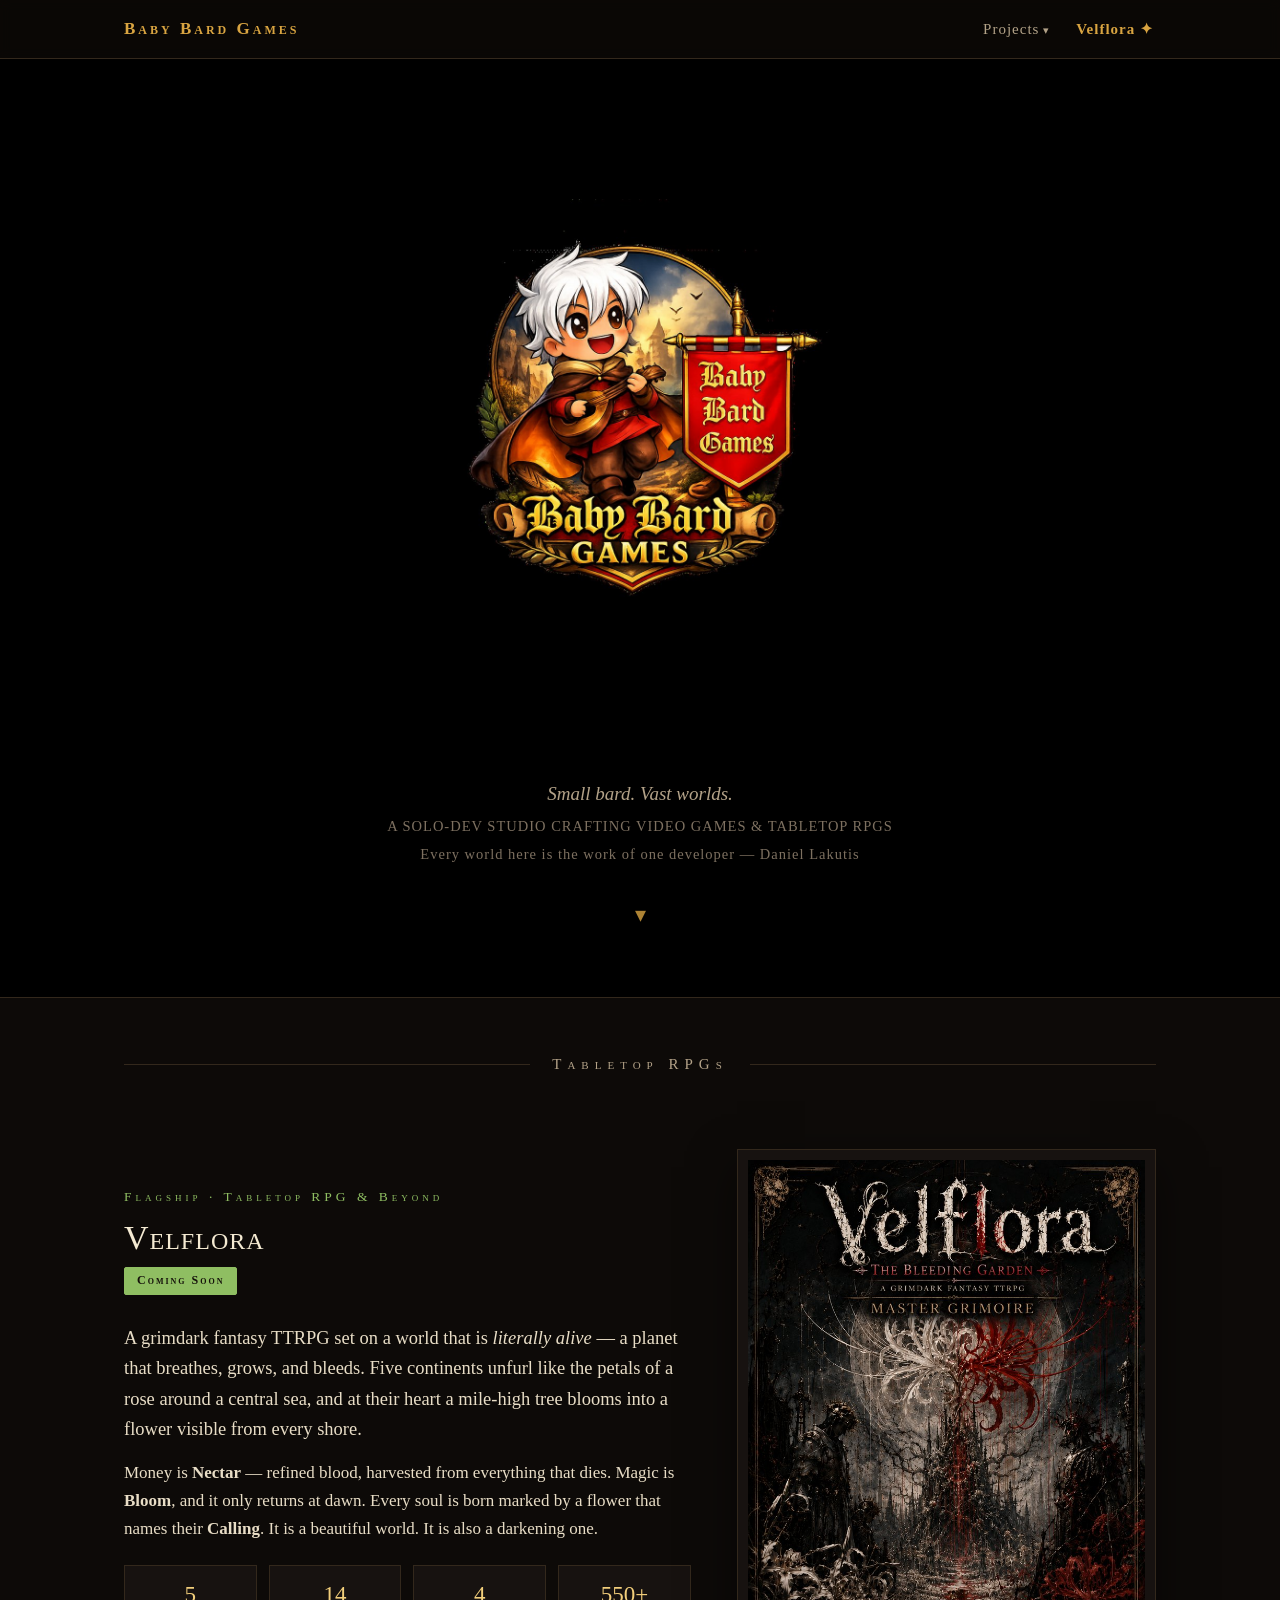
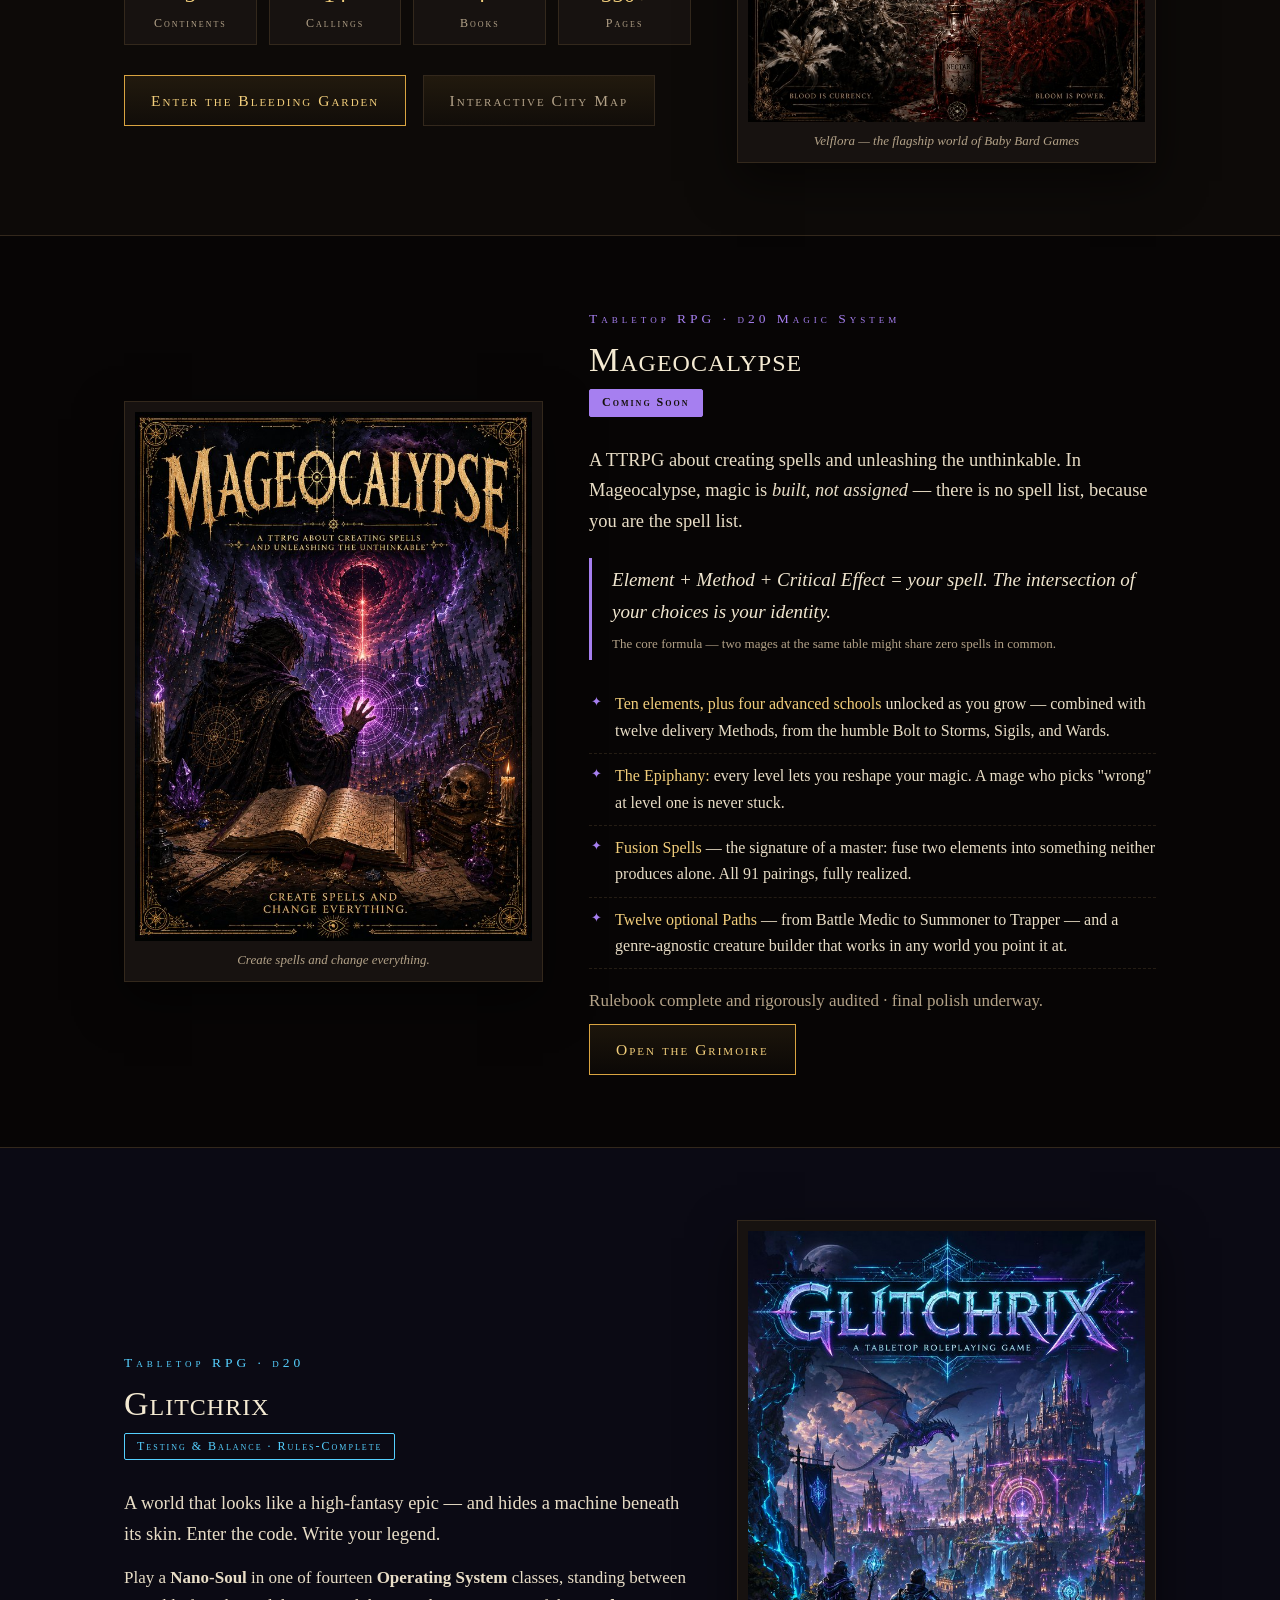
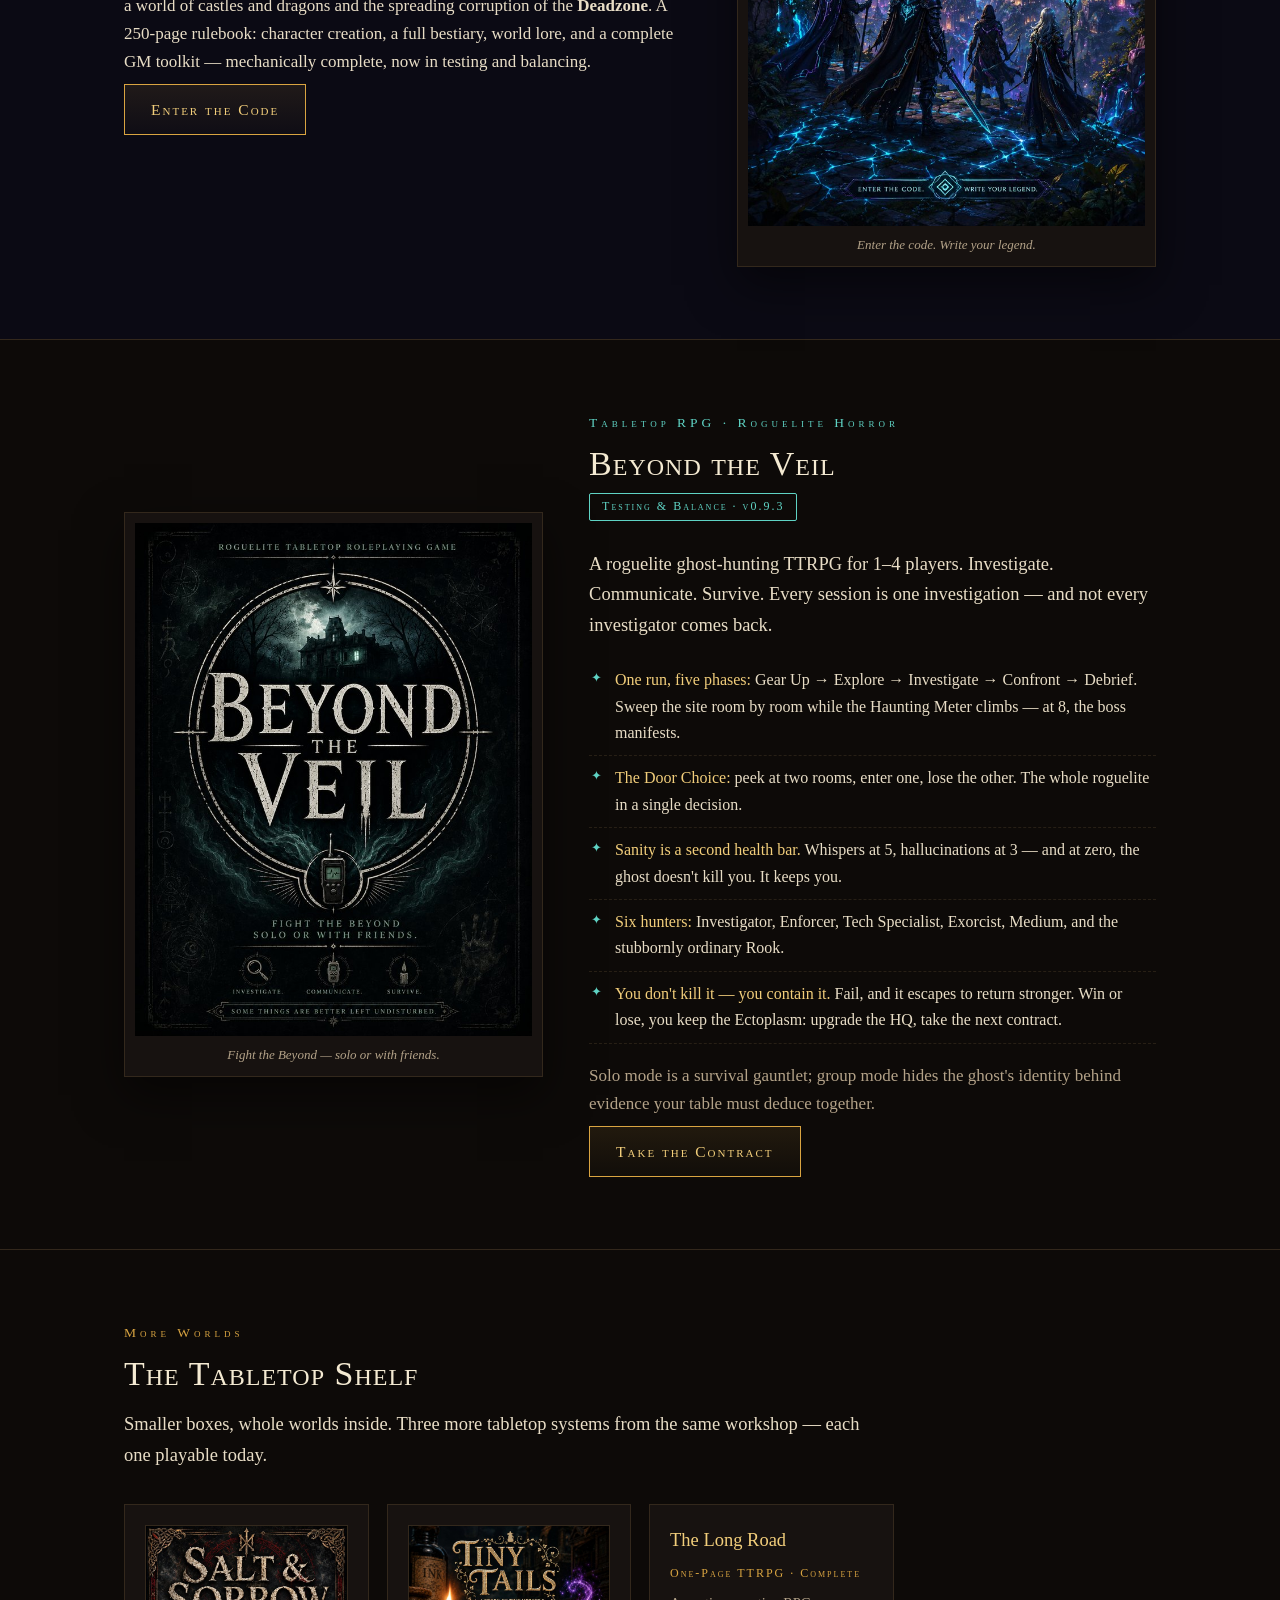
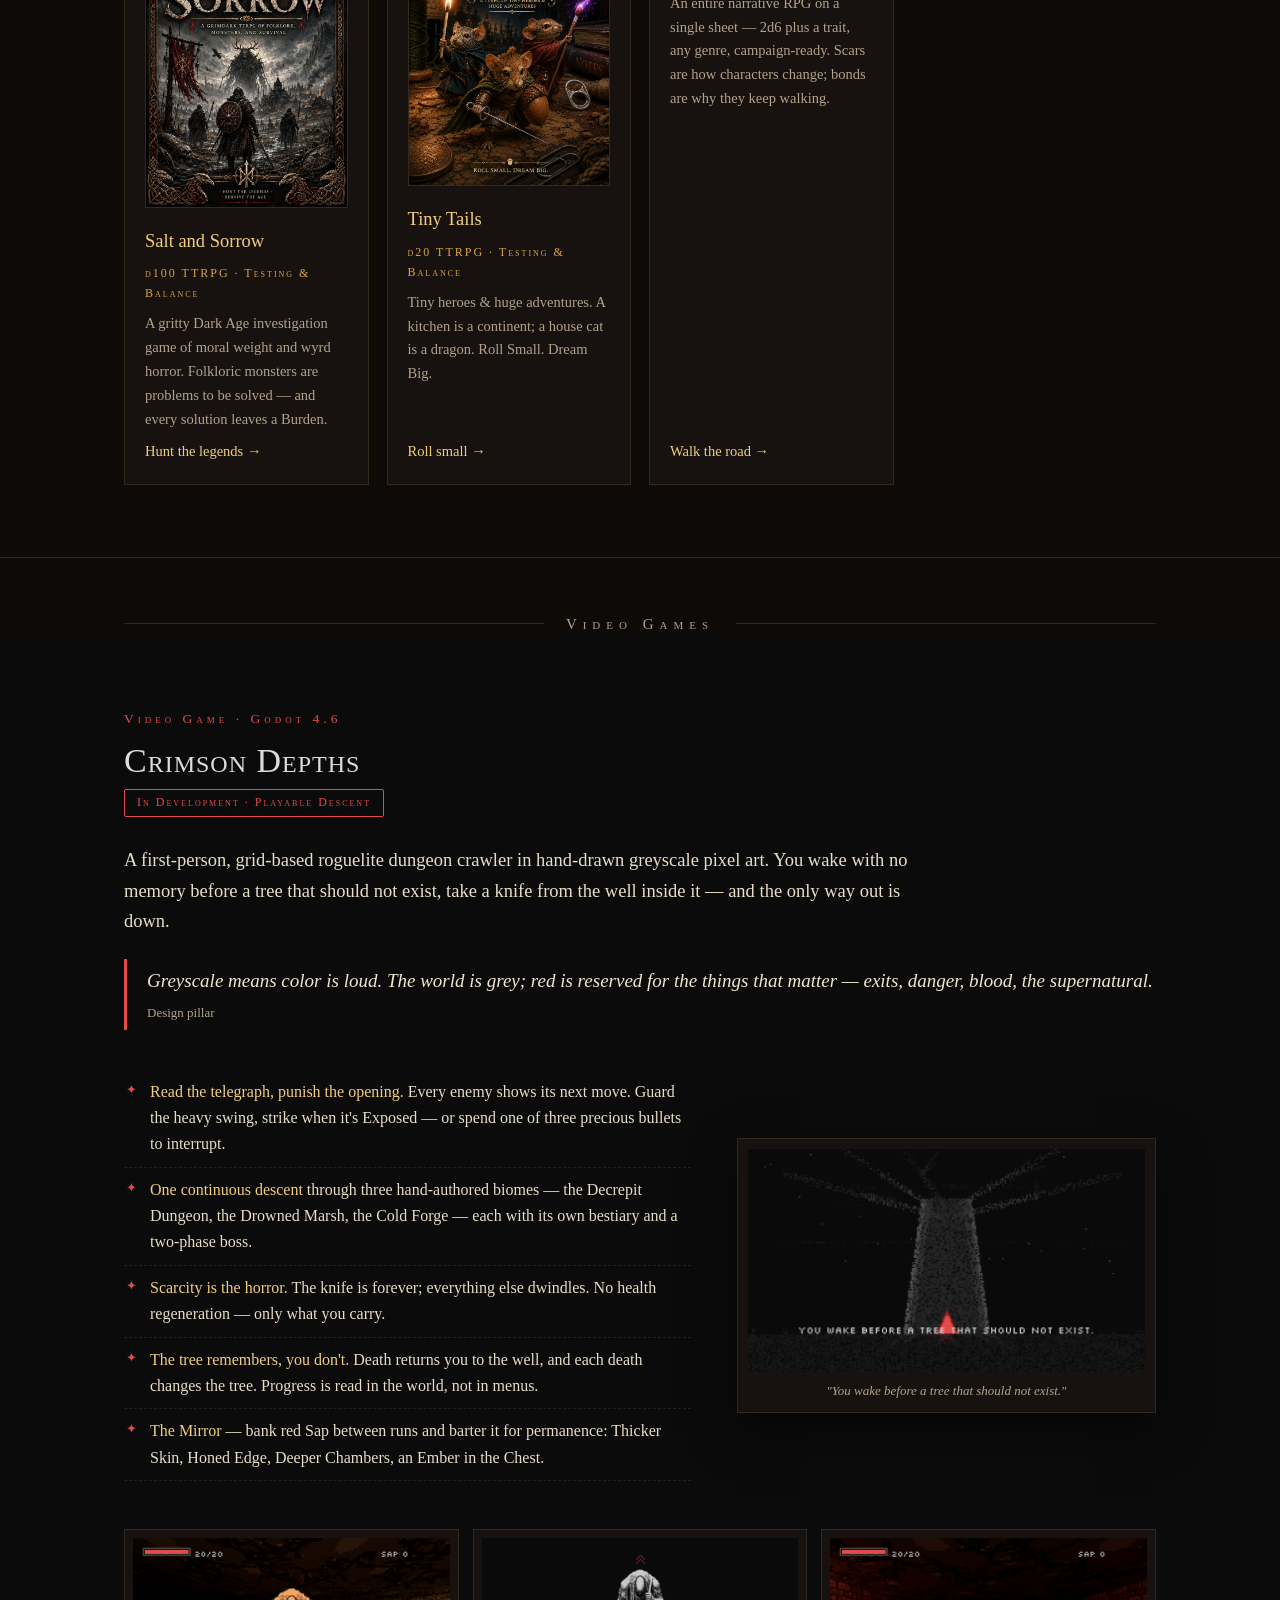
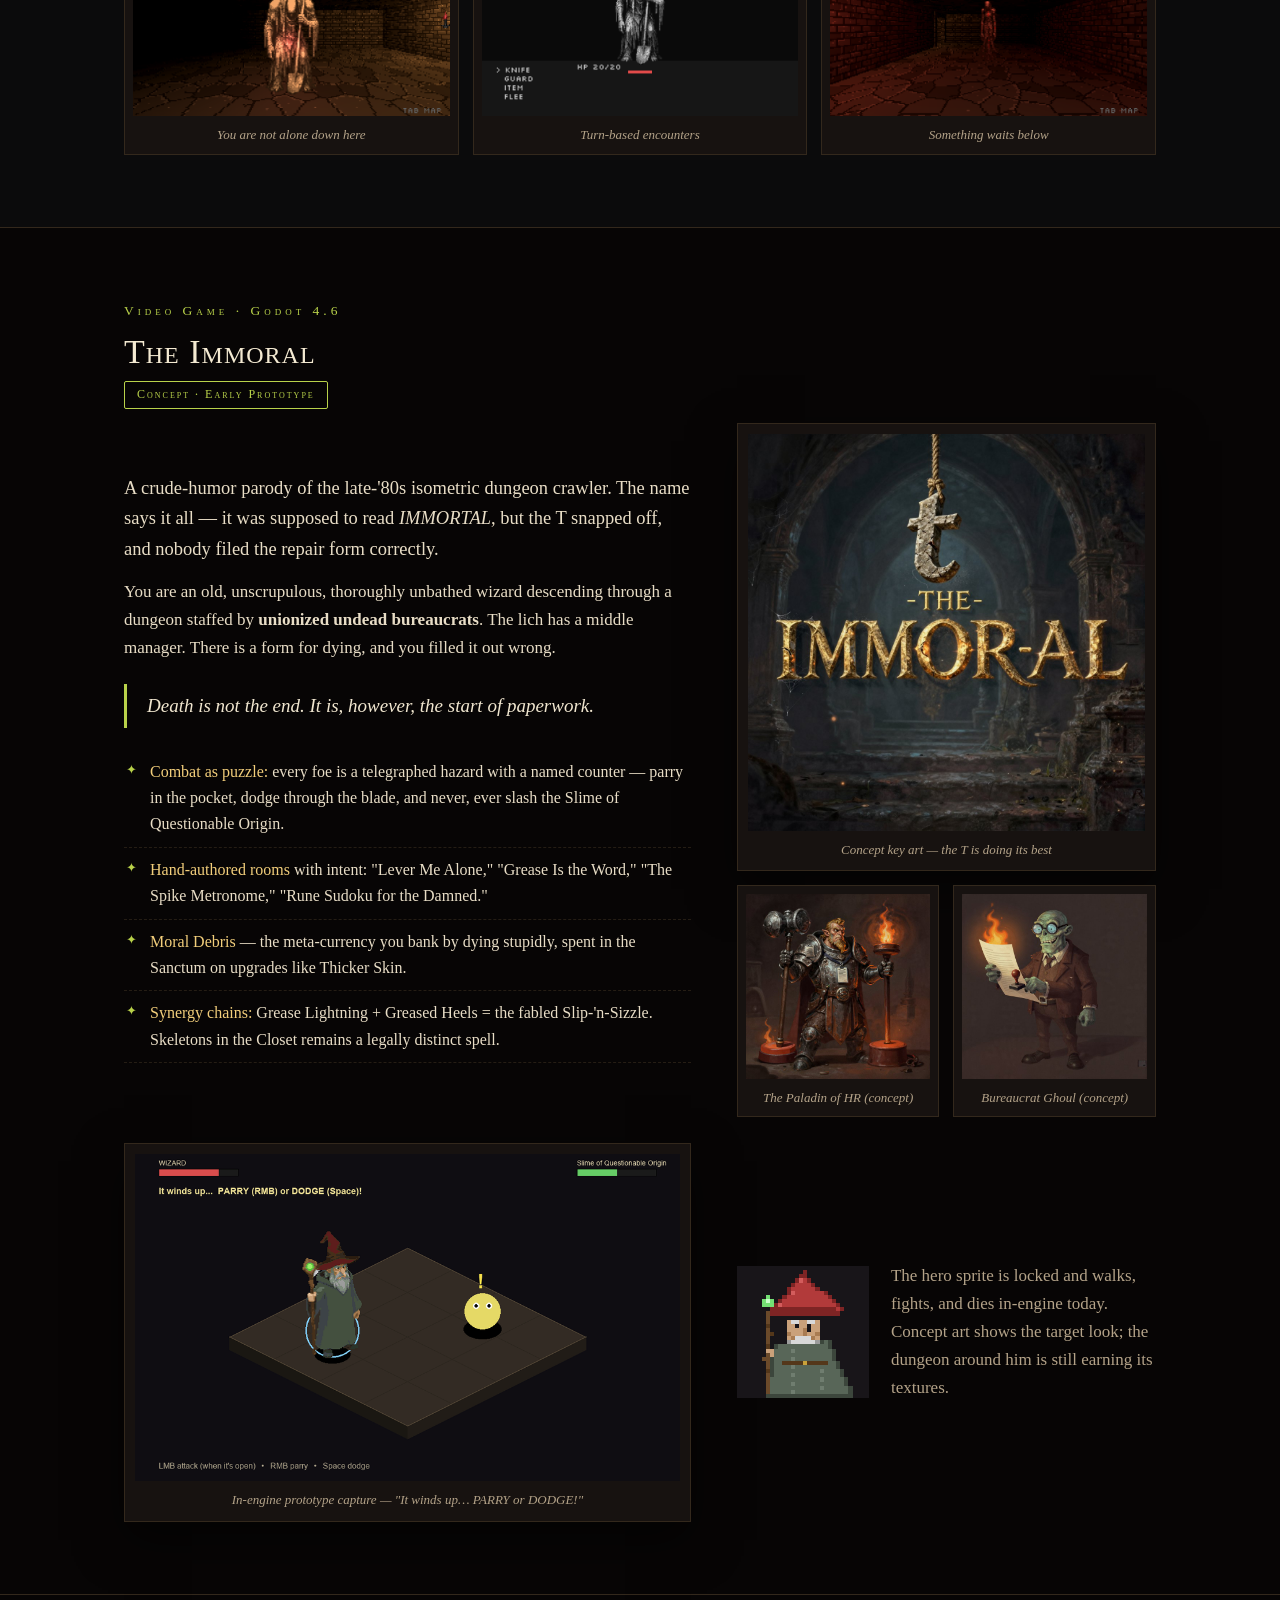
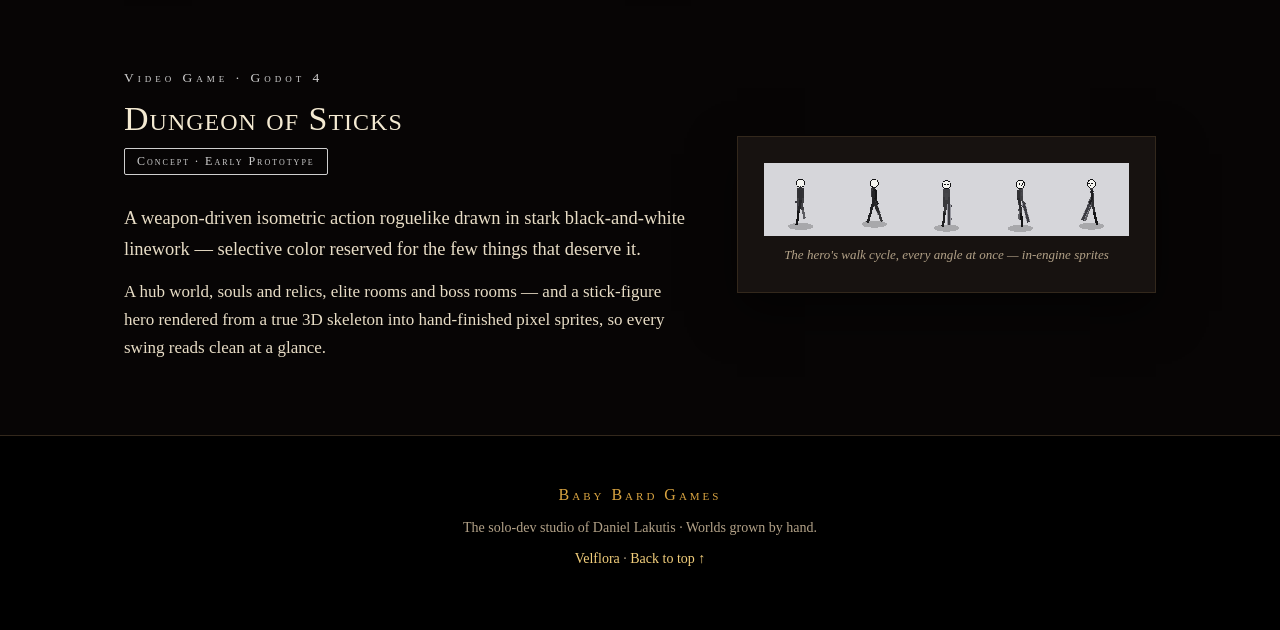
<file: index.html>
<!DOCTYPE html>
<html lang="en">
<head>
<meta charset="utf-8">
<meta name="viewport" content="width=device-width, initial-scale=1">
<title>Baby Bard Games — Handcrafted Worlds</title>
<meta name="description" content="Baby Bard Games — the solo-dev studio of Daniel Lakutis, crafting video games and tabletop RPGs: Velflora, Mageocalypse, Crimson Depths, The Immoral, Beyond the Veil, and more.">
<link rel="icon" href="data:image/svg+xml,<svg xmlns=%22http://www.w3.org/2000/svg%22 viewBox=%220 0 100 100%22><text y=%22.9em%22 font-size=%2290%22>🪕</text></svg>">
<link rel="stylesheet" href="styles.css">
</head>
<body>

<nav class="site" aria-label="Main">
  <div class="bar">
    <a class="brand" href="#top">Baby Bard Games</a>
    <ul>
      <li class="drop">
        <a class="navlink" href="#projects" aria-haspopup="true">Projects</a>
        <div class="menu">
          <a href="velflora.html"><span>✦ Velflora</span> <span class="tag">flagship</span></a>
          <a href="mageocalypse.html"><span>Mageocalypse</span> <span class="tag">coming soon</span></a>
          <a href="glitchrix.html"><span>Glitchrix</span> <span class="tag">testing</span></a>
          <div class="sep"></div>
          <a href="beyond-the-veil.html"><span>Beyond the Veil</span> <span class="tag">testing</span></a>
          <a href="salt-and-sorrow.html"><span>Salt and Sorrow</span> <span class="tag">testing</span></a>
          <a href="tiny-tails.html"><span>Tiny Tails</span> <span class="tag">testing</span></a>
          <a href="the-long-road.html"><span>The Long Road</span> <span class="tag">complete</span></a>
          <div class="sep"></div>
          <a href="#crimson-depths"><span>Crimson Depths</span> <span class="tag">in dev</span></a>
          <a href="#the-immoral"><span>The Immoral</span> <span class="tag">concept</span></a>
          <a href="#dungeon-of-sticks"><span>Dungeon of Sticks</span> <span class="tag">concept</span></a>
        </div>
      </li>
      <li><a class="navlink hot" href="velflora.html">Velflora ✦</a></li>
    </ul>
  </div>
</nav>

<header class="hero" id="top">
  <img class="logo" src="assets/bbg-logo.jpg" alt="Baby Bard Games — a small bard with a lute beside a red banner">
  <p class="tag">Small bard. Vast worlds.</p>
  <p class="sub">A SOLO-DEV STUDIO CRAFTING VIDEO GAMES &amp; TABLETOP RPGS</p>
  <p class="sub" style="margin-top:4px">Every world here is the work of one developer — Daniel Lakutis</p>
  <div class="scroll-cue">▾</div>
</header>

<main id="projects">

<div class="group-head"><span>Tabletop RPGs</span></div>

<!-- ══════════════════ VELFLORA FLAGSHIP ══════════════════ -->
<section class="block theme-verdant" id="velflora">
  <div class="wrap cols reveal">
    <div>
      <div class="kicker">Flagship · Tabletop RPG &amp; Beyond</div>
      <h2 class="title">Velflora</h2>
      <span class="chip solid">Coming Soon</span>
      <p class="lede">A grimdark fantasy TTRPG set on a world that is <em>literally alive</em> — a planet that breathes, grows, and bleeds. Five continents unfurl like the petals of a rose around a central sea, and at their heart a mile-high tree blooms into a flower visible from every shore.</p>
      <p>Money is <b>Nectar</b> — refined blood, harvested from everything that dies. Magic is <b>Bloom</b>, and it only returns at dawn. Every soul is born marked by a flower that names their <b>Calling</b>. It is a beautiful world. It is also a darkening one.</p>
      <div class="statrow">
        <div class="stat"><div class="n">5</div><div class="l">Continents</div></div>
        <div class="stat"><div class="n">14</div><div class="l">Callings</div></div>
        <div class="stat"><div class="n">4</div><div class="l">Books</div></div>
        <div class="stat"><div class="n">550+</div><div class="l">Pages</div></div>
      </div>
      <a class="btn" href="velflora.html">Enter the Bleeding Garden</a>
      <a class="btn ghost" href="bastion-map.html">Interactive City Map</a>
    </div>
    <figure class="framed">
      <img src="assets/velflora-master-cover.jpg" alt="Velflora master cover — ornate botanical cover art">
      <figcaption>Velflora — the flagship world of Baby Bard Games</figcaption>
    </figure>
  </div>
</section>

<!-- ══════════════════ MAGEOCALYPSE ══════════════════ -->
<section class="block alt theme-mage" id="mageocalypse">
  <div class="wrap cols flip reveal">
    <figure class="framed">
      <img src="assets/mageocalypse-cover.jpg" alt="Mageocalypse cover — a hooded mage before a glowing arcane circle above an open spellbook">
      <figcaption>Create spells and change everything.</figcaption>
    </figure>
    <div>
      <div class="kicker">Tabletop RPG · d20 Magic System</div>
      <h2 class="title">Mageocalypse</h2>
      <span class="chip solid">Coming Soon</span>
      <p class="lede">A TTRPG about creating spells and unleashing the unthinkable. In Mageocalypse, magic is <em>built, not assigned</em> — there is no spell list, because you are the spell list.</p>
      <blockquote class="pull">Element + Method + Critical Effect = your spell. The intersection of your choices is your identity.<cite>The core formula — two mages at the same table might share zero spells in common.</cite></blockquote>
      <ul class="features">
        <li><b>Ten elements, plus four advanced schools</b> unlocked as you grow — combined with twelve delivery Methods, from the humble Bolt to Storms, Sigils, and Wards.</li>
        <li><b>The Epiphany:</b> every level lets you reshape your magic. A mage who picks "wrong" at level one is never stuck.</li>
        <li><b>Fusion Spells</b> — the signature of a master: fuse two elements into something neither produces alone. All 91 pairings, fully realized.</li>
        <li><b>Twelve optional Paths</b> — from Battle Medic to Summoner to Trapper — and a genre-agnostic creature builder that works in any world you point it at.</li>
      </ul>
      <p class="dim">Rulebook complete and rigorously audited · final polish underway.</p>
      <a class="btn" href="mageocalypse.html">Open the Grimoire</a>
    </div>
  </div>
</section>

<!-- ══════════════════ GLITCHRIX ══════════════════ -->
<section class="block theme-glitchrix" id="glitchrix">
  <div class="wrap cols reveal">
    <div>
      <div class="kicker">Tabletop RPG · d20</div>
      <h2 class="title">Glitchrix</h2>
      <span class="chip">Testing &amp; Balance · Rules-Complete</span>
      <p class="lede">A world that looks like a high-fantasy epic — and hides a machine beneath its skin. Enter the code. Write your legend.</p>
      <p>Play a <b>Nano-Soul</b> in one of fourteen <b>Operating System</b> classes, standing between a world of castles and dragons and the spreading corruption of the <b>Deadzone</b>. A 250-page rulebook: character creation, a full bestiary, world lore, and a complete GM toolkit — mechanically complete, now in testing and balancing.</p>
      <a class="btn" href="glitchrix.html">Enter the Code</a>
    </div>
    <figure class="framed">
      <img src="assets/glitchrix-cover.jpg" alt="Glitchrix cover — four adventurers overlooking a neon circuit-lit fantasy citadel beneath a dragon">
      <figcaption>Enter the code. Write your legend.</figcaption>
    </figure>
  </div>
</section>

<!-- ══════════════════ BEYOND THE VEIL ══════════════════ -->
<section class="block theme-veil" id="beyond-the-veil">
  <div class="wrap cols flip reveal">
    <figure class="framed">
      <img src="assets/beyond-the-veil-cover.jpg" alt="Beyond the Veil cover — a decaying mansion under a full moon above a spirit-box device">
      <figcaption>Fight the Beyond — solo or with friends.</figcaption>
    </figure>
    <div>
      <div class="kicker">Tabletop RPG · Roguelite Horror</div>
      <h2 class="title">Beyond the Veil</h2>
      <span class="chip">Testing &amp; Balance · v0.9.3</span>
      <p class="lede">A roguelite ghost-hunting TTRPG for 1–4 players. Investigate. Communicate. Survive. Every session is one investigation — and not every investigator comes back.</p>
      <ul class="features">
        <li><b>One run, five phases:</b> Gear Up → Explore → Investigate → Confront → Debrief. Sweep the site room by room while the Haunting Meter climbs — at 8, the boss manifests.</li>
        <li><b>The Door Choice:</b> peek at two rooms, enter one, lose the other. The whole roguelite in a single decision.</li>
        <li><b>Sanity is a second health bar.</b> Whispers at 5, hallucinations at 3 — and at zero, the ghost doesn't kill you. It keeps you.</li>
        <li><b>Six hunters:</b> Investigator, Enforcer, Tech Specialist, Exorcist, Medium, and the stubbornly ordinary Rook.</li>
        <li><b>You don't kill it — you contain it.</b> Fail, and it escapes to return stronger. Win or lose, you keep the Ectoplasm: upgrade the HQ, take the next contract.</li>
      </ul>
      <p class="dim">Solo mode is a survival gauntlet; group mode hides the ghost's identity behind evidence your table must deduce together.</p>
      <a class="btn" href="beyond-the-veil.html">Take the Contract</a>
    </div>
  </div>
</section>

<!-- ══════════════════ TABLETOP SHELF ══════════════════ -->
<section class="block" id="tabletop-shelf">
  <div class="wrap reveal">
    <div class="kicker">More Worlds</div>
    <h2 class="title">The Tabletop Shelf</h2>
    <p class="lede" style="max-width:760px">Smaller boxes, whole worlds inside. Three more tabletop systems from the same workshop — each one playable today.</p>
    <div class="cards">
      <div class="card">
        <img class="cover" src="assets/salt-sorrow-cover.jpg" alt="Salt and Sorrow cover art">
        <h3>Salt and Sorrow</h3>
        <span class="flower">d100 TTRPG · Testing &amp; Balance</span>
        <p>A gritty Dark Age investigation game of moral weight and wyrd horror. Folkloric monsters are problems to be solved — and every solution leaves a Burden.</p>
        <p style="margin-top:auto"><a class="stretch" href="salt-and-sorrow.html">Hunt the legends →</a></p>
      </div>
      <div class="card">
        <img class="cover" src="assets/tiny-tails-cover.jpg" alt="Tiny Tails cover art">
        <h3>Tiny Tails</h3>
        <span class="flower">d20 TTRPG · Testing &amp; Balance</span>
        <p>Tiny heroes &amp; huge adventures. A kitchen is a continent; a house cat is a dragon. Roll Small. Dream Big.</p>
        <p style="margin-top:auto"><a class="stretch" href="tiny-tails.html">Roll small →</a></p>
      </div>
      <div class="card">
        <h3>The Long Road</h3>
        <span class="flower">One-Page TTRPG · Complete</span>
        <p>An entire narrative RPG on a single sheet — 2d6 plus a trait, any genre, campaign-ready. Scars are how characters change; bonds are why they keep walking.</p>
        <p style="margin-top:auto"><a class="stretch" href="the-long-road.html">Walk the road →</a></p>
      </div>
    </div>
  </div>
</section>

<div class="group-head"><span>Video Games</span></div>

<!-- ══════════════════ CRIMSON DEPTHS ══════════════════ -->
<section class="block theme-crimson" id="crimson-depths">
  <div class="wrap reveal">
    <div class="kicker">Video Game · Godot 4.6</div>
    <h2 class="title">Crimson Depths</h2>
    <span class="chip">In Development · Playable Descent</span>
    <p class="lede" style="max-width:820px">A first-person, grid-based roguelite dungeon crawler in hand-drawn greyscale pixel art. You wake with no memory before a tree that should not exist, take a knife from the well inside it — and the only way out is down.</p>
    <blockquote class="pull">Greyscale means color is loud. The world is grey; red is reserved for the things that matter — exits, danger, blood, the supernatural.<cite>Design pillar</cite></blockquote>
    <div class="cols">
      <ul class="features">
        <li><b>Read the telegraph, punish the opening.</b> Every enemy shows its next move. Guard the heavy swing, strike when it's Exposed — or spend one of three precious bullets to interrupt.</li>
        <li><b>One continuous descent</b> through three hand-authored biomes — the Decrepit Dungeon, the Drowned Marsh, the Cold Forge — each with its own bestiary and a two-phase boss.</li>
        <li><b>Scarcity is the horror.</b> The knife is forever; everything else dwindles. No health regeneration — only what you carry.</li>
        <li><b>The tree remembers, you don't.</b> Death returns you to the well, and each death changes the tree. Progress is read in the world, not in menus.</li>
        <li><b>The Mirror</b> — bank red Sap between runs and barter it for permanence: Thicker Skin, Honed Edge, Deeper Chambers, an Ember in the Chest.</li>
      </ul>
      <figure class="framed">
        <img src="assets/crimson-loop_intro.png" alt="Crimson Depths intro card — a pale stippled tree on black: YOU WAKE BEFORE A TREE THAT SHOULD NOT EXIST">
        <figcaption>"You wake before a tree that should not exist."</figcaption>
      </figure>
    </div>
    <div class="shots">
      <figure><img src="assets/crimson-loop_explore_pack.png" alt="First-person view of a hooded, shovel-bearing creature looming in a torchlit stone room"><figcaption>You are not alone down here</figcaption></figure>
      <figure><img src="assets/crimson-loop_encounter.png" alt="Turn-based combat menu against a telegraphing enemy"><figcaption>Turn-based encounters</figcaption></figure>
      <figure><img src="assets/crimson-loop_explore_boss.png" alt="A gaunt figure looming in a red-lit corridor"><figcaption>Something waits below</figcaption></figure>
    </div>
  </div>
</section>

<!-- ══════════════════ THE IMMORAL ══════════════════ -->
<section class="block alt theme-immoral" id="the-immoral">
  <div class="wrap reveal">
    <div class="kicker">Video Game · Godot 4.6</div>
    <h2 class="title">The Immoral</h2>
    <span class="chip">Concept · Early Prototype</span>
    <div class="cols">
      <div>
        <p class="lede">A crude-humor parody of the late-'80s isometric dungeon crawler. The name says it all — it was supposed to read <em>IMMORTAL</em>, but the T snapped off, and nobody filed the repair form correctly.</p>
        <p>You are an old, unscrupulous, thoroughly unbathed wizard descending through a dungeon staffed by <b>unionized undead bureaucrats</b>. The lich has a middle manager. There is a form for dying, and you filled it out wrong.</p>
        <blockquote class="pull">Death is not the end. It is, however, the start of paperwork.</blockquote>
        <ul class="features">
          <li><b>Combat as puzzle:</b> every foe is a telegraphed hazard with a named counter — parry in the pocket, dodge through the blade, and never, ever slash the Slime of Questionable Origin.</li>
          <li><b>Hand-authored rooms</b> with intent: "Lever Me Alone," "Grease Is the Word," "The Spike Metronome," "Rune Sudoku for the Damned."</li>
          <li><b>Moral Debris</b> — the meta-currency you bank by dying stupidly, spent in the Sanctum on upgrades like Thicker Skin.</li>
          <li><b>Synergy chains:</b> Grease Lightning + Greased Heels = the fabled Slip-'n-Sizzle. Skeletons in the Closet remains a legally distinct spell.</li>
        </ul>
      </div>
      <div>
        <figure class="framed">
          <img src="assets/immoral-title.jpg" alt="The Immoral key art — gold IMMORAL lettering with a cracked stone T dangling from a rope in a torchlit dungeon archway">
          <figcaption>Concept key art — the T is doing its best</figcaption>
        </figure>
        <div class="shots two" style="margin-top:14px">
          <figure><img src="assets/immoral-paladin-hr.jpg" alt="Concept art of the Paladin of HR, armored knight with a giant rubber-stamp mace"><figcaption>The Paladin of HR (concept)</figcaption></figure>
          <figure><img src="assets/immoral-ghoul.jpg" alt="Concept art of the Bureaucrat Ghoul clutching cursed paperwork"><figcaption>Bureaucrat Ghoul (concept)</figcaption></figure>
        </div>
      </div>
    </div>
    <div class="cols" style="margin-top:26px">
      <figure class="framed">
        <img src="assets/immoral-combat-proto.png" alt="In-engine prototype: pixel wizard versus slime with parry-or-dodge prompt">
        <figcaption>In-engine prototype capture — "It winds up… PARRY or DODGE!"</figcaption>
      </figure>
      <div style="display:flex; align-items:center; gap:22px">
        <img src="assets/immoral-wizard-idle.gif" alt="Animated pixel-art idle of the wizard hero" style="image-rendering: pixelated; width:132px">
        <p class="dim">The hero sprite is locked and walks, fights, and dies in-engine today. Concept art shows the target look; the dungeon around him is still earning its textures.</p>
      </div>
    </div>
  </div>
</section>

<!-- ══════════════════ DUNGEON OF STICKS ══════════════════ -->
<section class="block alt theme-sticks" id="dungeon-of-sticks">
  <div class="wrap cols reveal">
    <div>
      <div class="kicker">Video Game · Godot 4</div>
      <h2 class="title">Dungeon of Sticks</h2>
      <span class="chip">Concept · Early Prototype</span>
      <p class="lede">A weapon-driven isometric action roguelike drawn in stark black-and-white linework — selective color reserved for the few things that deserve it.</p>
      <p>A hub world, souls and relics, elite rooms and boss rooms — and a stick-figure hero rendered from a true 3D skeleton into hand-finished pixel sprites, so every swing reads clean at a glance.</p>
    </div>
    <figure class="framed" style="text-align:center; padding:26px">
      <img src="assets/dos-sword-walk.gif" alt="Animated stick-figure hero walk cycle with a sword, shown from five angles, black and white pixel art" style="image-rendering: pixelated; width:100%; margin:0 auto">
      <figcaption>The hero's walk cycle, every angle at once — in-engine sprites</figcaption>
    </figure>
  </div>
</section>

</main>

<footer class="site">
  <div class="mark">Baby Bard Games</div>
  <p>The solo-dev studio of Daniel Lakutis · Worlds grown by hand.</p>
  <p><a href="velflora.html">Velflora</a> · <a href="#top">Back to top ↑</a></p>
</footer>

</body>
</html>
</file>
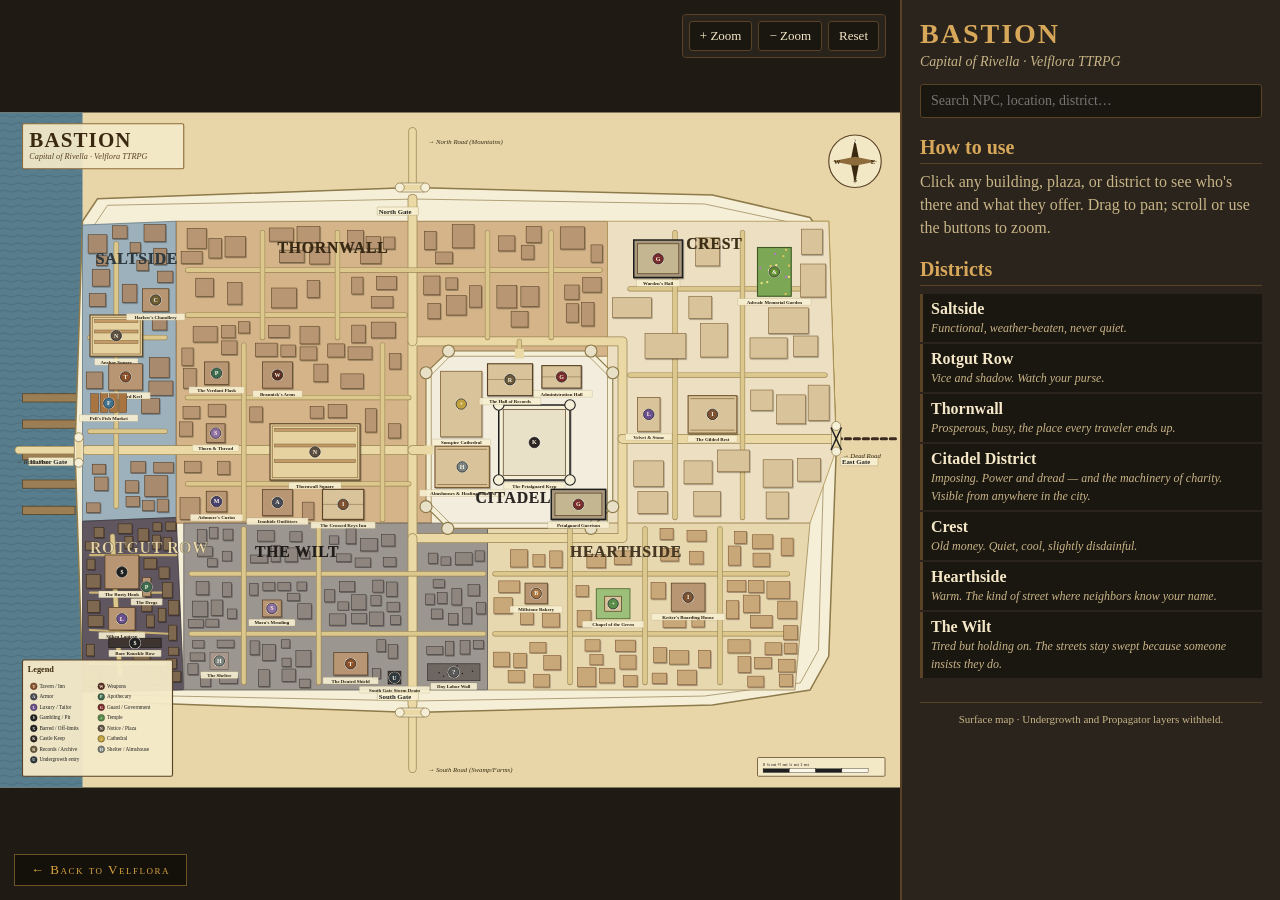
<file: bastion-map.html>
<!doctype html>
<html lang="en">
<head>
<meta charset="utf-8">
<title>Bastion — Velflora TTRPG Map</title>
<link rel="icon" href="data:image/svg+xml,<svg xmlns=%22http://www.w3.org/2000/svg%22 viewBox=%220 0 100 100%22><text y=%22.9em%22 font-size=%2290%22>🗺️</text></svg>">
<style>
  :root {
    --bg:#1f1a14; --panel:#2a241c; --ink:#f5e8c8; --ink-dim:#c8b487;
    --accent:#d8a85a; --rule:#5a4226;
  }
  * { box-sizing: border-box; }
  html, body { margin:0; padding:0; height:100%; background:var(--bg); color:var(--ink);
                font-family: Georgia, "Times New Roman", serif; }
  #app { display:flex; height:100vh; }
  #map-wrap { flex:1; position:relative; overflow:hidden; background:#1f1a14; }
  #map-wrap svg { width:100%; height:100%; display:block; cursor:grab; user-select:none; }
  #map-wrap svg.dragging { cursor:grabbing; }
  #side { width:380px; background:var(--panel); border-left:2px solid var(--rule);
           padding:18px 18px 26px; overflow-y:auto; }
  #side h1 { font-size:28px; margin:0 0 4px; color:var(--accent); letter-spacing:2px;}
  #side .sub { color:var(--ink-dim); font-style:italic; margin-bottom:14px; font-size:14px;}
  #side h2 { font-size:20px; margin:18px 0 6px; color:var(--accent); border-bottom:1px solid var(--rule); padding-bottom:4px;}
  #side h3 { font-size:16px; margin:10px 0 4px; color:var(--ink);}
  #side p { margin:0 0 8px; line-height:1.45;}
  #side .blurb { color:var(--ink-dim);}
  #search { width:100%; padding:8px 10px; background:#1a1610; color:var(--ink);
             border:1px solid var(--rule); border-radius:3px; font-family:inherit; font-size:14px;}
  .poi-list { list-style:none; padding:0; margin:8px 0;}
  .poi-list li { padding:6px 8px; margin:2px 0; background:#1a1610; border-left:3px solid var(--rule);
                  cursor:pointer; transition:.15s;}
  .poi-list li:hover { background:#2c241a; border-left-color:var(--accent);}
  .poi-list .npc { color:var(--ink-dim); font-style:italic; font-size:12px;}
  .badge { display:inline-block; padding:2px 8px; border-radius:8px; font-size:11px;
            background:#3a2c18; color:var(--ink-dim); margin-right:4px;}
  #toolbar { position:absolute; top:14px; right:14px; background:rgba(42,36,28,0.92);
              border:1px solid var(--rule); border-radius:4px; padding:6px;
              display:flex; gap:6px; z-index:10;}
  #toolbar button { background:#1a1610; color:var(--ink); border:1px solid var(--rule);
                     border-radius:3px; padding:6px 10px; cursor:pointer; font-family:inherit;
                     font-size:13px;}
  #toolbar button:hover { background:#2c241a; border-color:var(--accent);}
  #tooltip { position:absolute; pointer-events:none; background:rgba(42,36,28,0.96);
              border:1px solid var(--accent); border-radius:3px; padding:6px 10px;
              color:var(--ink); font-size:13px; max-width:300px; line-height:1.35;
              z-index:20; display:none; box-shadow: 0 3px 12px rgba(0,0,0,0.6);}
  #tooltip .t-name { color:var(--accent); font-weight:bold; margin-bottom:2px;}
  #tooltip .t-npc { color:var(--ink-dim); font-style:italic; font-size:11px;}
  .poi:hover circle:nth-of-type(1) { fill:#ffd56a; }
  .district { transition: filter 0.2s; }
  .district.dim { filter: brightness(0.55); }
  .poi.dim { opacity: 0.25; }
  .footer { margin-top: 24px; color:var(--ink-dim); font-size:11px; text-align:center;
             border-top:1px solid var(--rule); padding-top:10px;}
</style>
</head>
<body>
<a href="velflora.html" style="position:fixed; left:14px; bottom:14px; z-index:99; background:rgba(20,15,10,.88); color:#d9a441; border:1px solid #6b5326; padding:7px 16px; font-family:Georgia,serif; font-size:13px; letter-spacing:1.5px; font-variant:small-caps; text-decoration:none;">← Back to Velflora</a>
<div id="app">
  <div id="map-wrap">
    <svg xmlns="http://www.w3.org/2000/svg" viewBox="0 0 2400 1800" preserveAspectRatio="xMidYMid meet">
<defs>
  <pattern id="parchment" x="0" y="0" width="120" height="120" patternUnits="userSpaceOnUse">
    <rect width="120" height="120" fill="#E8D6A8"/>
    <circle cx="20"  cy="30"  r="0.8" fill="#8e7a4a" opacity=".18"/>
    <circle cx="55"  cy="80"  r="0.6" fill="#8e7a4a" opacity=".15"/>
    <circle cx="90"  cy="20"  r="0.7" fill="#8e7a4a" opacity=".2"/>
    <circle cx="100" cy="100" r="0.5" fill="#8e7a4a" opacity=".15"/>
    <circle cx="35"  cy="60"  r="0.6" fill="#8e7a4a" opacity=".18"/>
  </pattern>
  <pattern id="waves" x="0" y="0" width="40" height="20" patternUnits="userSpaceOnUse">
    <rect width="40" height="20" fill="#587E8E"/>
    <path d="M0,10 Q10,4 20,10 T40,10" stroke="#3F5E6E" fill="none" stroke-width="1.5"/>
  </pattern>
  <radialGradient id="hill" cx="50%" cy="50%" r="60%">
    <stop offset="0%" stop-color="#8E7048" stop-opacity="0.35"/>
    <stop offset="60%" stop-color="#8E7048" stop-opacity="0.12"/>
    <stop offset="100%" stop-color="#8E7048" stop-opacity="0"/>
  </radialGradient>
  <filter id="shadow">
    <feDropShadow dx="2" dy="3" stdDeviation="2" flood-opacity="0.35"/>
  </filter>
</defs>
<rect width="2400" height="1800" fill="url(#parchment)"/>
<rect x="0" y="0" width="220" height="1800" fill="url(#waves)"/>
<rect x="60" y="750" width="150" height="22" fill="#9B7E54" stroke="#5A4022" stroke-width="2"/>
<rect x="60" y="820" width="170" height="22" fill="#9B7E54" stroke="#5A4022" stroke-width="2"/>
<rect x="60" y="900" width="180" height="26" fill="#9B7E54" stroke="#5A4022" stroke-width="2"/>
<rect x="60" y="980" width="160" height="22" fill="#9B7E54" stroke="#5A4022" stroke-width="2"/>
<rect x="60" y="1050" width="140" height="22" fill="#9B7E54" stroke="#5A4022" stroke-width="2"/>
<ellipse cx="1385" cy="872" rx="430" ry="400" fill="url(#hill)"/>
<g id="districts">
<polygon class="district" id="d-saltside" points="220,300 470,290 470,1080 220,1090" fill="#9CB1BC" stroke="#5C737E" stroke-width="3" data-name="Saltside" data-blurb="Working waterfront. Salt-stained planks, gulls, the smell of fish and tar." data-tone="Functional, weather-beaten, never quiet."/>
<polygon class="district" id="d-rotgut" points="220,1090 470,1080 490,1540 220,1545" fill="#5F5660" stroke="#3A3338" stroke-width="3" data-name="Rotgut Row" data-blurb="Saltside&#x27;s southern underbelly. Tighter alleys, fewer lanterns, the deals get worse the further in you go." data-tone="Vice and shadow. Watch your purse."/>
<polygon class="district" id="d-thornwall" points="470,290 1620,290 1620,650 1200,650 1150,700 1150,1095 470,1095" fill="#D4B488" stroke="#8E6B3A" stroke-width="3" data-name="Thornwall" data-blurb="The commercial heart of Bastion — the great market ring wrapping the Citadel&#x27;s north and west. Wide cobbled streets, awnings in red and gold, the Notice Board at the center." data-tone="Prosperous, busy, the place every traveler ends up."/>
<polygon class="district" id="d-castle" points="1200,650 1570,650 1620,700 1620,1045 1570,1095 1200,1095 1150,1045 1150,700" fill="#F2EDDC" stroke="#5C5650" stroke-width="3" data-name="Citadel District" data-blurb="Bastion&#x27;s walled heart on the highest ground at the city&#x27;s very center. The Sunspire Cathedral and the Petalguard Keep crown it; along the inner ring stand the Hall of Records and the almshouses and healing-houses that are the city&#x27;s visible mercy. Power, piety, and charity side by side." data-tone="Imposing. Power and dread — and the machinery of charity. Visible from anywhere in the city."/>
<polygon class="district" id="d-crest" points="1620,290 2210,290 2230,900 2160,1095 1620,1095" fill="#EDE0C2" stroke="#A88E4A" stroke-width="3" data-name="Crest" data-blurb="Wealthy. Ironwork gates, manicured gardens, arched windows. The streets climb west, up the hill toward the Citadel." data-tone="Old money. Quiet, cool, slightly disdainful."/>
<polygon class="district" id="d-hearthside" points="1300,1095 2160,1095 2120,1540 1300,1540" fill="#E8D8B0" stroke="#9B8454" stroke-width="3" data-name="Hearthside" data-blurb="Quiet residential streets in the Citadel&#x27;s southern shadow. Two-story homes, small gardens, curving lanes that grew naturally rather than by design." data-tone="Warm. The kind of street where neighbors know your name."/>
<polygon class="district" id="d-wilt" points="490,1095 1300,1095 1300,1540 490,1540" fill="#9C9690" stroke="#5E5A55" stroke-width="3" data-name="The Wilt" data-blurb="Poor but swept clean. Day laborers, mended clothes, the Day Labor Wall crowded before dawn." data-tone="Tired but holding on. The streets stay swept because someone insists they do."/>
</g>
<g id="roads" stroke-linecap="round" stroke-linejoin="round" fill="none">
<path d="M 230,900 L 470,900 L 800,900 L 1100,900" stroke="#9B8554" stroke-width="26"/>
<path d="M 230,900 L 470,900 L 800,900 L 1100,900" stroke="#EBD9A5" stroke-width="22"/>
<path d="M 1100,610 L 1660,610 L 1660,1135 L 1100,1135 L 1100,610" stroke="#9B8554" stroke-width="26"/>
<path d="M 1100,610 L 1660,610 L 1660,1135 L 1100,1135 L 1100,610" stroke="#EBD9A5" stroke-width="22"/>
<path d="M 1100,230 L 1100,610" stroke="#9B8554" stroke-width="26"/>
<path d="M 1100,230 L 1100,610" stroke="#EBD9A5" stroke-width="22"/>
<path d="M 1100,1135 L 1100,1580" stroke="#9B8554" stroke-width="26"/>
<path d="M 1100,1135 L 1100,1580" stroke="#EBD9A5" stroke-width="22"/>
<path d="M 1660,870 L 1960,870 L 2230,870" stroke="#9B8554" stroke-width="26"/>
<path d="M 1660,870 L 1960,870 L 2230,870" stroke="#EBD9A5" stroke-width="22"/>
<path d="M 1100,900 L 1300,900" stroke="#9B8554" stroke-width="26"/>
<path d="M 1100,900 L 1300,900" stroke="#EBD9A5" stroke-width="22"/>
<path d="M 310,350 L 310,800 L 310,1050" stroke="#9B8554" stroke-width="14"/>
<path d="M 310,350 L 310,800 L 310,1050" stroke="#DCC78C" stroke-width="11"/>
<path d="M 240,600 L 440,600" stroke="#9B8554" stroke-width="14"/>
<path d="M 240,600 L 440,600" stroke="#DCC78C" stroke-width="11"/>
<path d="M 240,850 L 440,850" stroke="#9B8554" stroke-width="14"/>
<path d="M 240,850 L 440,850" stroke="#DCC78C" stroke-width="11"/>
<path d="M 300,1130 L 310,1330 L 320,1500" stroke="#9B8554" stroke-width="14"/>
<path d="M 300,1130 L 310,1330 L 320,1500" stroke="#DCC78C" stroke-width="11"/>
<path d="M 500,420 L 1080,420 L 1600,420" stroke="#9B8554" stroke-width="14"/>
<path d="M 500,420 L 1080,420 L 1600,420" stroke="#DCC78C" stroke-width="11"/>
<path d="M 500,540 L 1080,540" stroke="#9B8554" stroke-width="14"/>
<path d="M 500,540 L 1080,540" stroke="#DCC78C" stroke-width="11"/>
<path d="M 700,320 L 700,600" stroke="#9B8554" stroke-width="14"/>
<path d="M 700,320 L 700,600" stroke="#DCC78C" stroke-width="11"/>
<path d="M 900,320 L 900,600" stroke="#9B8554" stroke-width="14"/>
<path d="M 900,320 L 900,600" stroke="#DCC78C" stroke-width="11"/>
<path d="M 1300,320 L 1300,600" stroke="#9B8554" stroke-width="14"/>
<path d="M 1300,320 L 1300,600" stroke="#DCC78C" stroke-width="11"/>
<path d="M 1470,320 L 1470,600" stroke="#9B8554" stroke-width="14"/>
<path d="M 1470,320 L 1470,600" stroke="#DCC78C" stroke-width="11"/>
<path d="M 500,760 L 1090,760" stroke="#9B8554" stroke-width="14"/>
<path d="M 500,760 L 1090,760" stroke="#DCC78C" stroke-width="11"/>
<path d="M 500,990 L 1090,990" stroke="#9B8554" stroke-width="14"/>
<path d="M 500,990 L 1090,990" stroke="#DCC78C" stroke-width="11"/>
<path d="M 650,620 L 650,1085" stroke="#9B8554" stroke-width="14"/>
<path d="M 650,620 L 650,1085" stroke="#DCC78C" stroke-width="11"/>
<path d="M 1020,620 L 1020,1085" stroke="#9B8554" stroke-width="14"/>
<path d="M 1020,620 L 1020,1085" stroke="#DCC78C" stroke-width="11"/>
<path d="M 1385,610 L 1385,700" stroke="#9B8554" stroke-width="14"/>
<path d="M 1385,610 L 1385,700" stroke="#DCC78C" stroke-width="11"/>
<path d="M 1680,470 L 2190,470" stroke="#9B8554" stroke-width="14"/>
<path d="M 1680,470 L 2190,470" stroke="#DCC78C" stroke-width="11"/>
<path d="M 1680,700 L 2200,700" stroke="#9B8554" stroke-width="14"/>
<path d="M 1680,700 L 2200,700" stroke="#DCC78C" stroke-width="11"/>
<path d="M 1800,320 L 1800,1080" stroke="#9B8554" stroke-width="14"/>
<path d="M 1800,320 L 1800,1080" stroke="#DCC78C" stroke-width="11"/>
<path d="M 1980,320 L 1980,1080" stroke="#9B8554" stroke-width="14"/>
<path d="M 1980,320 L 1980,1080" stroke="#DCC78C" stroke-width="11"/>
<path d="M 1320,1230 L 2100,1230" stroke="#9B8554" stroke-width="14"/>
<path d="M 1320,1230 L 2100,1230" stroke="#DCC78C" stroke-width="11"/>
<path d="M 1320,1390 L 2090,1390" stroke="#9B8554" stroke-width="14"/>
<path d="M 1320,1390 L 2090,1390" stroke="#DCC78C" stroke-width="11"/>
<path d="M 1520,1110 L 1520,1520" stroke="#9B8554" stroke-width="14"/>
<path d="M 1520,1110 L 1520,1520" stroke="#DCC78C" stroke-width="11"/>
<path d="M 1720,1110 L 1720,1520" stroke="#9B8554" stroke-width="14"/>
<path d="M 1720,1110 L 1720,1520" stroke="#DCC78C" stroke-width="11"/>
<path d="M 1920,1110 L 1920,1520" stroke="#9B8554" stroke-width="14"/>
<path d="M 1920,1110 L 1920,1520" stroke="#DCC78C" stroke-width="11"/>
<path d="M 510,1230 L 1290,1230" stroke="#9B8554" stroke-width="14"/>
<path d="M 510,1230 L 1290,1230" stroke="#DCC78C" stroke-width="11"/>
<path d="M 510,1390 L 1290,1390" stroke="#9B8554" stroke-width="14"/>
<path d="M 510,1390 L 1290,1390" stroke="#DCC78C" stroke-width="11"/>
<path d="M 650,1110 L 650,1520" stroke="#9B8554" stroke-width="14"/>
<path d="M 650,1110 L 650,1520" stroke="#DCC78C" stroke-width="11"/>
<path d="M 850,1110 L 850,1520" stroke="#9B8554" stroke-width="14"/>
<path d="M 850,1110 L 850,1520" stroke="#DCC78C" stroke-width="11"/>
<path d="M 240,1180 L 470,1180" stroke="#C9B274" stroke-width="6"/>
<path d="M 240,1280 L 430,1280" stroke="#C9B274" stroke-width="6"/>
<path d="M 240,1380 L 450,1390" stroke="#C9B274" stroke-width="6"/>
<path d="M 240,1470 L 440,1470" stroke="#C9B274" stroke-width="6"/>
</g>
<g id="ext-roads" stroke-linecap="round" fill="none">
<path d="M 50,900 L 210,900" stroke="#9B8554" stroke-width="22"/>
<path d="M 50,900 L 210,900" stroke="#EBD9A5" stroke-width="18"/>
<path d="M 1100,200 L 1100,50" stroke="#9B8554" stroke-width="22"/>
<path d="M 1100,200 L 1100,50" stroke="#EBD9A5" stroke-width="18"/>
<path d="M 1100,1600 L 1100,1750" stroke="#9B8554" stroke-width="22"/>
<path d="M 1100,1600 L 1100,1750" stroke="#EBD9A5" stroke-width="18"/>
<path d="M 2230,870 L 2390,870" stroke="#3A2A20" stroke-width="8" stroke-dasharray="14,10"/>
</g>
<polygon points="220,290 260,230 1100,200 1900,220 2160,280 2210,350 2230,900 2210,1450 2160,1540 1900,1580 1100,1600 260,1570 220,1500 200,900" fill="#F5EFD8" stroke="#8E7A4A" stroke-width="4"/>
<polygon points="247.82351214303287,305.8067128786001 286.85430526013874,247.40247939218102 1108.5791899258033,230.82851764546902 1878.7419150152234,243.9184828695303 2134.001207775502,298.6564413237728 2182.582914241562,366.50161836046516 2198.0000093377125,900.0244461349597 2182.5640066833034,1433.5298369550821 2134.26548022257,1520.980681089348 1878.7169727207076,1556.1037084502868 1108.5954530210656,1569.1760127925888 286.871219326397,1552.6236490622264 247.95022632778492,1484.4184452564707 231.99999319174938,900.0208740986247" fill="none" stroke="#9B8657" stroke-width="2"/>
<g id="districts2" pointer-events="none">
<polygon points="220,300 470,290 470,1080 220,1090" fill="#9CB1BC" stroke="#5C737E" stroke-width="2"/>
<polygon points="220,1090 470,1080 490,1540 220,1545" fill="#5F5660" stroke="#3A3338" stroke-width="2"/>
<polygon points="470,290 1620,290 1620,650 1200,650 1150,700 1150,1095 470,1095" fill="#D4B488" stroke="#8E6B3A" stroke-width="2"/>
<polygon points="1200,650 1570,650 1620,700 1620,1045 1570,1095 1200,1095 1150,1045 1150,700" fill="#F2EDDC" stroke="#5C5650" stroke-width="2"/>
<polygon points="1620,290 2210,290 2230,900 2160,1095 1620,1095" fill="#EDE0C2" stroke="#A88E4A" stroke-width="2"/>
<polygon points="1300,1095 2160,1095 2120,1540 1300,1540" fill="#E8D8B0" stroke="#9B8454" stroke-width="2"/>
<polygon points="490,1095 1300,1095 1300,1540 490,1540" fill="#9C9690" stroke="#5E5A55" stroke-width="2"/>
</g>
<g id="roads2" stroke-linecap="round" stroke-linejoin="round" fill="none" pointer-events="none">
<path d="M 230,900 L 470,900 L 800,900 L 1100,900" stroke="#9B8554" stroke-width="26"/>
<path d="M 230,900 L 470,900 L 800,900 L 1100,900" stroke="#EBD9A5" stroke-width="22"/>
<path d="M 1100,610 L 1660,610 L 1660,1135 L 1100,1135 L 1100,610" stroke="#9B8554" stroke-width="26"/>
<path d="M 1100,610 L 1660,610 L 1660,1135 L 1100,1135 L 1100,610" stroke="#EBD9A5" stroke-width="22"/>
<path d="M 1100,230 L 1100,610" stroke="#9B8554" stroke-width="26"/>
<path d="M 1100,230 L 1100,610" stroke="#EBD9A5" stroke-width="22"/>
<path d="M 1100,1135 L 1100,1580" stroke="#9B8554" stroke-width="26"/>
<path d="M 1100,1135 L 1100,1580" stroke="#EBD9A5" stroke-width="22"/>
<path d="M 1660,870 L 1960,870 L 2230,870" stroke="#9B8554" stroke-width="26"/>
<path d="M 1660,870 L 1960,870 L 2230,870" stroke="#EBD9A5" stroke-width="22"/>
<path d="M 1100,900 L 1300,900" stroke="#9B8554" stroke-width="26"/>
<path d="M 1100,900 L 1300,900" stroke="#EBD9A5" stroke-width="22"/>
<path d="M 310,350 L 310,800 L 310,1050" stroke="#9B8554" stroke-width="14"/>
<path d="M 310,350 L 310,800 L 310,1050" stroke="#DCC78C" stroke-width="11"/>
<path d="M 240,600 L 440,600" stroke="#9B8554" stroke-width="14"/>
<path d="M 240,600 L 440,600" stroke="#DCC78C" stroke-width="11"/>
<path d="M 240,850 L 440,850" stroke="#9B8554" stroke-width="14"/>
<path d="M 240,850 L 440,850" stroke="#DCC78C" stroke-width="11"/>
<path d="M 300,1130 L 310,1330 L 320,1500" stroke="#9B8554" stroke-width="14"/>
<path d="M 300,1130 L 310,1330 L 320,1500" stroke="#DCC78C" stroke-width="11"/>
<path d="M 500,420 L 1080,420 L 1600,420" stroke="#9B8554" stroke-width="14"/>
<path d="M 500,420 L 1080,420 L 1600,420" stroke="#DCC78C" stroke-width="11"/>
<path d="M 500,540 L 1080,540" stroke="#9B8554" stroke-width="14"/>
<path d="M 500,540 L 1080,540" stroke="#DCC78C" stroke-width="11"/>
<path d="M 700,320 L 700,600" stroke="#9B8554" stroke-width="14"/>
<path d="M 700,320 L 700,600" stroke="#DCC78C" stroke-width="11"/>
<path d="M 900,320 L 900,600" stroke="#9B8554" stroke-width="14"/>
<path d="M 900,320 L 900,600" stroke="#DCC78C" stroke-width="11"/>
<path d="M 1300,320 L 1300,600" stroke="#9B8554" stroke-width="14"/>
<path d="M 1300,320 L 1300,600" stroke="#DCC78C" stroke-width="11"/>
<path d="M 1470,320 L 1470,600" stroke="#9B8554" stroke-width="14"/>
<path d="M 1470,320 L 1470,600" stroke="#DCC78C" stroke-width="11"/>
<path d="M 500,760 L 1090,760" stroke="#9B8554" stroke-width="14"/>
<path d="M 500,760 L 1090,760" stroke="#DCC78C" stroke-width="11"/>
<path d="M 500,990 L 1090,990" stroke="#9B8554" stroke-width="14"/>
<path d="M 500,990 L 1090,990" stroke="#DCC78C" stroke-width="11"/>
<path d="M 650,620 L 650,1085" stroke="#9B8554" stroke-width="14"/>
<path d="M 650,620 L 650,1085" stroke="#DCC78C" stroke-width="11"/>
<path d="M 1020,620 L 1020,1085" stroke="#9B8554" stroke-width="14"/>
<path d="M 1020,620 L 1020,1085" stroke="#DCC78C" stroke-width="11"/>
<path d="M 1385,610 L 1385,700" stroke="#9B8554" stroke-width="14"/>
<path d="M 1385,610 L 1385,700" stroke="#DCC78C" stroke-width="11"/>
<path d="M 1680,470 L 2190,470" stroke="#9B8554" stroke-width="14"/>
<path d="M 1680,470 L 2190,470" stroke="#DCC78C" stroke-width="11"/>
<path d="M 1680,700 L 2200,700" stroke="#9B8554" stroke-width="14"/>
<path d="M 1680,700 L 2200,700" stroke="#DCC78C" stroke-width="11"/>
<path d="M 1800,320 L 1800,1080" stroke="#9B8554" stroke-width="14"/>
<path d="M 1800,320 L 1800,1080" stroke="#DCC78C" stroke-width="11"/>
<path d="M 1980,320 L 1980,1080" stroke="#9B8554" stroke-width="14"/>
<path d="M 1980,320 L 1980,1080" stroke="#DCC78C" stroke-width="11"/>
<path d="M 1320,1230 L 2100,1230" stroke="#9B8554" stroke-width="14"/>
<path d="M 1320,1230 L 2100,1230" stroke="#DCC78C" stroke-width="11"/>
<path d="M 1320,1390 L 2090,1390" stroke="#9B8554" stroke-width="14"/>
<path d="M 1320,1390 L 2090,1390" stroke="#DCC78C" stroke-width="11"/>
<path d="M 1520,1110 L 1520,1520" stroke="#9B8554" stroke-width="14"/>
<path d="M 1520,1110 L 1520,1520" stroke="#DCC78C" stroke-width="11"/>
<path d="M 1720,1110 L 1720,1520" stroke="#9B8554" stroke-width="14"/>
<path d="M 1720,1110 L 1720,1520" stroke="#DCC78C" stroke-width="11"/>
<path d="M 1920,1110 L 1920,1520" stroke="#9B8554" stroke-width="14"/>
<path d="M 1920,1110 L 1920,1520" stroke="#DCC78C" stroke-width="11"/>
<path d="M 510,1230 L 1290,1230" stroke="#9B8554" stroke-width="14"/>
<path d="M 510,1230 L 1290,1230" stroke="#DCC78C" stroke-width="11"/>
<path d="M 510,1390 L 1290,1390" stroke="#9B8554" stroke-width="14"/>
<path d="M 510,1390 L 1290,1390" stroke="#DCC78C" stroke-width="11"/>
<path d="M 650,1110 L 650,1520" stroke="#9B8554" stroke-width="14"/>
<path d="M 650,1110 L 650,1520" stroke="#DCC78C" stroke-width="11"/>
<path d="M 850,1110 L 850,1520" stroke="#9B8554" stroke-width="14"/>
<path d="M 850,1110 L 850,1520" stroke="#DCC78C" stroke-width="11"/>
<path d="M 240,1180 L 470,1180" stroke="#C9B274" stroke-width="6"/>
<path d="M 240,1280 L 430,1280" stroke="#C9B274" stroke-width="6"/>
<path d="M 240,1380 L 450,1390" stroke="#C9B274" stroke-width="6"/>
<path d="M 240,1470 L 440,1470" stroke="#C9B274" stroke-width="6"/>
</g>
<g id="generic-buildings" pointer-events="none">
<rect x="365" y="394" width="31" height="28" fill="#A88B6E" stroke="#503820" stroke-width="1.5" filter="url(#shadow)"/>
<rect x="410" y="362" width="34" height="43" fill="#A88B6E" stroke="#503820" stroke-width="1.5" filter="url(#shadow)"/>
<rect x="377" y="762" width="48" height="40" fill="#A88B6E" stroke="#503820" stroke-width="1.5" filter="url(#shadow)"/>
<rect x="246" y="418" width="46" height="45" fill="#A88B6E" stroke="#503820" stroke-width="1.5" filter="url(#shadow)"/>
<rect x="399" y="653" width="52" height="54" fill="#A88B6E" stroke="#503820" stroke-width="1.5" filter="url(#shadow)"/>
<rect x="300" y="302" width="39" height="34" fill="#A88B6E" stroke="#503820" stroke-width="1.5" filter="url(#shadow)"/>
<rect x="386" y="968" width="60" height="56" fill="#A88B6E" stroke="#503820" stroke-width="1.5" filter="url(#shadow)"/>
<rect x="235" y="326" width="50" height="49" fill="#A88B6E" stroke="#503820" stroke-width="1.5" filter="url(#shadow)"/>
<rect x="384" y="299" width="58" height="45" fill="#A88B6E" stroke="#503820" stroke-width="1.5" filter="url(#shadow)"/>
<rect x="231" y="1041" width="36" height="26" fill="#A88B6E" stroke="#503820" stroke-width="1.5" filter="url(#shadow)"/>
<rect x="349" y="931" width="39" height="30" fill="#A88B6E" stroke="#503820" stroke-width="1.5" filter="url(#shadow)"/>
<rect x="238" y="483" width="44" height="34" fill="#A88B6E" stroke="#503820" stroke-width="1.5" filter="url(#shadow)"/>
<rect x="246" y="938" width="36" height="26" fill="#A88B6E" stroke="#503820" stroke-width="1.5" filter="url(#shadow)"/>
<rect x="336" y="1024" width="36" height="27" fill="#A88B6E" stroke="#503820" stroke-width="1.5" filter="url(#shadow)"/>
<rect x="419" y="1031" width="30" height="34" fill="#A88B6E" stroke="#503820" stroke-width="1.5" filter="url(#shadow)"/>
<rect x="410" y="933" width="52" height="28" fill="#A88B6E" stroke="#503820" stroke-width="1.5" filter="url(#shadow)"/>
<rect x="252" y="972" width="36" height="36" fill="#A88B6E" stroke="#503820" stroke-width="1.5" filter="url(#shadow)"/>
<rect x="230" y="692" width="44" height="44" fill="#A88B6E" stroke="#503820" stroke-width="1.5" filter="url(#shadow)"/>
<rect x="420" y="423" width="41" height="30" fill="#A88B6E" stroke="#503820" stroke-width="1.5" filter="url(#shadow)"/>
<rect x="347" y="347" width="28" height="27" fill="#A88B6E" stroke="#503820" stroke-width="1.5" filter="url(#shadow)"/>
<rect x="406" y="552" width="39" height="28" fill="#A88B6E" stroke="#503820" stroke-width="1.5" filter="url(#shadow)"/>
<rect x="257" y="382" width="29" height="26" fill="#A88B6E" stroke="#503820" stroke-width="1.5" filter="url(#shadow)"/>
<rect x="326" y="458" width="39" height="48" fill="#A88B6E" stroke="#503820" stroke-width="1.5" filter="url(#shadow)"/>
<rect x="397" y="716" width="64" height="38" fill="#A88B6E" stroke="#503820" stroke-width="1.5" filter="url(#shadow)"/>
<rect x="334" y="982" width="35" height="32" fill="#A88B6E" stroke="#503820" stroke-width="1.5" filter="url(#shadow)"/>
<rect x="380" y="1035" width="31" height="27" fill="#A88B6E" stroke="#503820" stroke-width="1.5" filter="url(#shadow)"/>
<rect x="368" y="1110" width="28" height="33" fill="#7E6850" stroke="#3A2A18" stroke-width="1.5" filter="url(#shadow)"/>
<rect x="251" y="1107" width="26" height="26" fill="#7E6850" stroke="#3A2A18" stroke-width="1.5" filter="url(#shadow)"/>
<rect x="422" y="1322" width="20" height="36" fill="#7E6850" stroke="#3A2A18" stroke-width="1.5" filter="url(#shadow)"/>
<rect x="377" y="1306" width="28" height="24" fill="#7E6850" stroke="#3A2A18" stroke-width="1.5" filter="url(#shadow)"/>
<rect x="445" y="1490" width="37" height="28" fill="#7E6850" stroke="#3A2A18" stroke-width="1.5" filter="url(#shadow)"/>
<rect x="390" y="1481" width="40" height="44" fill="#7E6850" stroke="#3A2A18" stroke-width="1.5" filter="url(#shadow)"/>
<rect x="233" y="1302" width="33" height="31" fill="#7E6850" stroke="#3A2A18" stroke-width="1.5" filter="url(#shadow)"/>
<rect x="424" y="1212" width="27" height="30" fill="#7E6850" stroke="#3A2A18" stroke-width="1.5" filter="url(#shadow)"/>
<rect x="435" y="1133" width="22" height="34" fill="#7E6850" stroke="#3A2A18" stroke-width="1.5" filter="url(#shadow)"/>
<rect x="315" y="1097" width="37" height="25" fill="#7E6850" stroke="#3A2A18" stroke-width="1.5" filter="url(#shadow)"/>
<rect x="272" y="1505" width="26" height="29" fill="#7E6850" stroke="#3A2A18" stroke-width="1.5" filter="url(#shadow)"/>
<rect x="230" y="1232" width="37" height="36" fill="#7E6850" stroke="#3A2A18" stroke-width="1.5" filter="url(#shadow)"/>
<rect x="449" y="1301" width="28" height="39" fill="#7E6850" stroke="#3A2A18" stroke-width="1.5" filter="url(#shadow)"/>
<rect x="449" y="1426" width="27" height="21" fill="#7E6850" stroke="#3A2A18" stroke-width="1.5" filter="url(#shadow)"/>
<rect x="433" y="1253" width="26" height="41" fill="#7E6850" stroke="#3A2A18" stroke-width="1.5" filter="url(#shadow)"/>
<rect x="230" y="1418" width="21" height="31" fill="#7E6850" stroke="#3A2A18" stroke-width="1.5" filter="url(#shadow)"/>
<rect x="408" y="1094" width="22" height="22" fill="#7E6850" stroke="#3A2A18" stroke-width="1.5" filter="url(#shadow)"/>
<rect x="333" y="1131" width="21" height="31" fill="#7E6850" stroke="#3A2A18" stroke-width="1.5" filter="url(#shadow)"/>
<rect x="227" y="1488" width="38" height="43" fill="#7E6850" stroke="#3A2A18" stroke-width="1.5" filter="url(#shadow)"/>
<rect x="235" y="1342" width="40" height="29" fill="#7E6850" stroke="#3A2A18" stroke-width="1.5" filter="url(#shadow)"/>
<rect x="450" y="1367" width="21" height="40" fill="#7E6850" stroke="#3A2A18" stroke-width="1.5" filter="url(#shadow)"/>
<rect x="391" y="1340" width="20" height="32" fill="#7E6850" stroke="#3A2A18" stroke-width="1.5" filter="url(#shadow)"/>
<rect x="350" y="1504" width="28" height="23" fill="#7E6850" stroke="#3A2A18" stroke-width="1.5" filter="url(#shadow)"/>
<rect x="228" y="1145" width="33" height="22" fill="#7E6850" stroke="#3A2A18" stroke-width="1.5" filter="url(#shadow)"/>
<rect x="384" y="1189" width="33" height="28" fill="#7E6850" stroke="#3A2A18" stroke-width="1.5" filter="url(#shadow)"/>
<rect x="442" y="1092" width="27" height="22" fill="#7E6850" stroke="#3A2A18" stroke-width="1.5" filter="url(#shadow)"/>
<rect x="407" y="1127" width="21" height="37" fill="#7E6850" stroke="#3A2A18" stroke-width="1.5" filter="url(#shadow)"/>
<rect x="232" y="1191" width="21" height="27" fill="#7E6850" stroke="#3A2A18" stroke-width="1.5" filter="url(#shadow)"/>
<rect x="444" y="1456" width="26" height="27" fill="#7E6850" stroke="#3A2A18" stroke-width="1.5" filter="url(#shadow)"/>
<rect x="355" y="1440" width="45" height="21" fill="#7E6850" stroke="#3A2A18" stroke-width="1.5" filter="url(#shadow)"/>
<rect x="2074" y="1303" width="51" height="46" fill="#C8A878" stroke="#7A5230" stroke-width="1.5" filter="url(#shadow)"/>
<rect x="1832" y="1114" width="51" height="29" fill="#C8A878" stroke="#7A5230" stroke-width="1.5" filter="url(#shadow)"/>
<rect x="1785" y="1435" width="51" height="36" fill="#C8A878" stroke="#7A5230" stroke-width="1.5" filter="url(#shadow)"/>
<rect x="1653" y="1447" width="43" height="37" fill="#C8A878" stroke="#7A5230" stroke-width="1.5" filter="url(#shadow)"/>
<rect x="2083" y="1135" width="32" height="46" fill="#C8A878" stroke="#7A5230" stroke-width="1.5" filter="url(#shadow)"/>
<rect x="1863" y="1434" width="32" height="46" fill="#C8A878" stroke="#7A5230" stroke-width="1.5" filter="url(#shadow)"/>
<rect x="1573" y="1445" width="35" height="28" fill="#C8A878" stroke="#7A5230" stroke-width="1.5" filter="url(#shadow)"/>
<rect x="1413" y="1413" width="43" height="28" fill="#C8A878" stroke="#7A5230" stroke-width="1.5" filter="url(#shadow)"/>
<rect x="1982" y="1287" width="44" height="46" fill="#C8A878" stroke="#7A5230" stroke-width="1.5" filter="url(#shadow)"/>
<rect x="1361" y="1166" width="46" height="46" fill="#C8A878" stroke="#7A5230" stroke-width="1.5" filter="url(#shadow)"/>
<rect x="1370" y="1442" width="34" height="38" fill="#C8A878" stroke="#7A5230" stroke-width="1.5" filter="url(#shadow)"/>
<rect x="1599" y="1482" width="39" height="39" fill="#C8A878" stroke="#7A5230" stroke-width="1.5" filter="url(#shadow)"/>
<rect x="1762" y="1163" width="47" height="33" fill="#C8A878" stroke="#7A5230" stroke-width="1.5" filter="url(#shadow)"/>
<rect x="1317" y="1294" width="49" height="42" fill="#C8A878" stroke="#7A5230" stroke-width="1.5" filter="url(#shadow)"/>
<rect x="1942" y="1156" width="33" height="51" fill="#C8A878" stroke="#7A5230" stroke-width="1.5" filter="url(#shadow)"/>
<rect x="2076" y="1458" width="44" height="34" fill="#C8A878" stroke="#7A5230" stroke-width="1.5" filter="url(#shadow)"/>
<rect x="1968" y="1451" width="34" height="42" fill="#C8A878" stroke="#7A5230" stroke-width="1.5" filter="url(#shadow)"/>
<rect x="1760" y="1109" width="35" height="30" fill="#C8A878" stroke="#7A5230" stroke-width="1.5" filter="url(#shadow)"/>
<rect x="2006" y="1126" width="55" height="37" fill="#C8A878" stroke="#7A5230" stroke-width="1.5" filter="url(#shadow)"/>
<rect x="1450" y="1448" width="45" height="38" fill="#C8A878" stroke="#7A5230" stroke-width="1.5" filter="url(#shadow)"/>
<rect x="1739" y="1495" width="39" height="28" fill="#C8A878" stroke="#7A5230" stroke-width="1.5" filter="url(#shadow)"/>
<rect x="1807" y="1487" width="50" height="39" fill="#C8A878" stroke="#7A5230" stroke-width="1.5" filter="url(#shadow)"/>
<rect x="2012" y="1453" width="45" height="29" fill="#C8A878" stroke="#7A5230" stroke-width="1.5" filter="url(#shadow)"/>
<rect x="1446" y="1335" width="46" height="37" fill="#C8A878" stroke="#7A5230" stroke-width="1.5" filter="url(#shadow)"/>
<rect x="2091" y="1415" width="34" height="28" fill="#C8A878" stroke="#7A5230" stroke-width="1.5" filter="url(#shadow)"/>
<rect x="1560" y="1406" width="40" height="30" fill="#C8A878" stroke="#7A5230" stroke-width="1.5" filter="url(#shadow)"/>
<rect x="1638" y="1169" width="45" height="36" fill="#C8A878" stroke="#7A5230" stroke-width="1.5" filter="url(#shadow)"/>
<rect x="1421" y="1179" width="32" height="32" fill="#C8A878" stroke="#7A5230" stroke-width="1.5" filter="url(#shadow)"/>
<rect x="2045" y="1251" width="61" height="45" fill="#C8A878" stroke="#7A5230" stroke-width="1.5" filter="url(#shadow)"/>
<rect x="1839" y="1170" width="36" height="34" fill="#C8A878" stroke="#7A5230" stroke-width="1.5" filter="url(#shadow)"/>
<rect x="2001" y="1341" width="58" height="33" fill="#C8A878" stroke="#7A5230" stroke-width="1.5" filter="url(#shadow)"/>
<rect x="1388" y="1334" width="34" height="31" fill="#C8A878" stroke="#7A5230" stroke-width="1.5" filter="url(#shadow)"/>
<rect x="1355" y="1488" width="43" height="31" fill="#C8A878" stroke="#7A5230" stroke-width="1.5" filter="url(#shadow)"/>
<rect x="1316" y="1439" width="43" height="39" fill="#C8A878" stroke="#7A5230" stroke-width="1.5" filter="url(#shadow)"/>
<rect x="1939" y="1248" width="50" height="30" fill="#C8A878" stroke="#7A5230" stroke-width="1.5" filter="url(#shadow)"/>
<rect x="1736" y="1253" width="39" height="44" fill="#C8A878" stroke="#7A5230" stroke-width="1.5" filter="url(#shadow)"/>
<rect x="1994" y="1503" width="43" height="29" fill="#C8A878" stroke="#7A5230" stroke-width="1.5" filter="url(#shadow)"/>
<rect x="1937" y="1302" width="33" height="48" fill="#C8A878" stroke="#7A5230" stroke-width="1.5" filter="url(#shadow)"/>
<rect x="1565" y="1179" width="50" height="35" fill="#C8A878" stroke="#7A5230" stroke-width="1.5" filter="url(#shadow)"/>
<rect x="1540" y="1480" width="49" height="50" fill="#C8A878" stroke="#7A5230" stroke-width="1.5" filter="url(#shadow)"/>
<rect x="1941" y="1406" width="59" height="35" fill="#C8A878" stroke="#7A5230" stroke-width="1.5" filter="url(#shadow)"/>
<rect x="1662" y="1501" width="37" height="29" fill="#C8A878" stroke="#7A5230" stroke-width="1.5" filter="url(#shadow)"/>
<rect x="2040" y="1414" width="44" height="32" fill="#C8A878" stroke="#7A5230" stroke-width="1.5" filter="url(#shadow)"/>
<rect x="1330" y="1249" width="56" height="31" fill="#C8A878" stroke="#7A5230" stroke-width="1.5" filter="url(#shadow)"/>
<rect x="2090" y="1368" width="37" height="38" fill="#C8A878" stroke="#7A5230" stroke-width="1.5" filter="url(#shadow)"/>
<rect x="1423" y="1498" width="42" height="34" fill="#C8A878" stroke="#7A5230" stroke-width="1.5" filter="url(#shadow)"/>
<rect x="1743" y="1427" width="34" height="40" fill="#C8A878" stroke="#7A5230" stroke-width="1.5" filter="url(#shadow)"/>
<rect x="1768" y="1345" width="61" height="28" fill="#C8A878" stroke="#7A5230" stroke-width="1.5" filter="url(#shadow)"/>
<rect x="2008" y="1175" width="45" height="36" fill="#C8A878" stroke="#7A5230" stroke-width="1.5" filter="url(#shadow)"/>
<rect x="1959" y="1117" width="32" height="32" fill="#C8A878" stroke="#7A5230" stroke-width="1.5" filter="url(#shadow)"/>
<rect x="2078" y="1499" width="36" height="31" fill="#C8A878" stroke="#7A5230" stroke-width="1.5" filter="url(#shadow)"/>
<rect x="1845" y="1343" width="33" height="29" fill="#C8A878" stroke="#7A5230" stroke-width="1.5" filter="url(#shadow)"/>
<rect x="1536" y="1261" width="33" height="30" fill="#C8A878" stroke="#7A5230" stroke-width="1.5" filter="url(#shadow)"/>
<rect x="1539" y="1328" width="37" height="43" fill="#C8A878" stroke="#7A5230" stroke-width="1.5" filter="url(#shadow)"/>
<rect x="1466" y="1169" width="33" height="44" fill="#C8A878" stroke="#7A5230" stroke-width="1.5" filter="url(#shadow)"/>
<rect x="1996" y="1248" width="41" height="32" fill="#C8A878" stroke="#7A5230" stroke-width="1.5" filter="url(#shadow)"/>
<rect x="1641" y="1407" width="53" height="30" fill="#C8A878" stroke="#7A5230" stroke-width="1.5" filter="url(#shadow)"/>
<rect x="819" y="448" width="33" height="45" fill="#B89673" stroke="#5A4226" stroke-width="1.5" filter="url(#shadow)"/>
<rect x="1390" y="354" width="34" height="37" fill="#B89673" stroke="#5A4226" stroke-width="1.5" filter="url(#shadow)"/>
<rect x="928" y="625" width="64" height="33" fill="#B89673" stroke="#5A4226" stroke-width="1.5" filter="url(#shadow)"/>
<rect x="522" y="442" width="47" height="48" fill="#B89673" stroke="#5A4226" stroke-width="1.5" filter="url(#shadow)"/>
<rect x="1206" y="299" width="58" height="62" fill="#B89673" stroke="#5A4226" stroke-width="1.5" filter="url(#shadow)"/>
<rect x="1325" y="461" width="53" height="60" fill="#B89673" stroke="#5A4226" stroke-width="1.5" filter="url(#shadow)"/>
<rect x="800" y="625" width="45" height="35" fill="#B89673" stroke="#5A4226" stroke-width="1.5" filter="url(#shadow)"/>
<rect x="724" y="468" width="67" height="53" fill="#B89673" stroke="#5A4226" stroke-width="1.5" filter="url(#shadow)"/>
<rect x="976" y="331" width="39" height="32" fill="#B89673" stroke="#5A4226" stroke-width="1.5" filter="url(#shadow)"/>
<rect x="1004" y="437" width="53" height="35" fill="#B89673" stroke="#5A4226" stroke-width="1.5" filter="url(#shadow)"/>
<rect x="1190" y="488" width="53" height="52" fill="#B89673" stroke="#5A4226" stroke-width="1.5" filter="url(#shadow)"/>
<rect x="792" y="304" width="61" height="42" fill="#B89673" stroke="#5A4226" stroke-width="1.5" filter="url(#shadow)"/>
<rect x="716" y="568" width="55" height="32" fill="#B89673" stroke="#5A4226" stroke-width="1.5" filter="url(#shadow)"/>
<rect x="990" y="559" width="64" height="42" fill="#B89673" stroke="#5A4226" stroke-width="1.5" filter="url(#shadow)"/>
<rect x="1494" y="305" width="65" height="59" fill="#B89673" stroke="#5A4226" stroke-width="1.5" filter="url(#shadow)"/>
<rect x="600" y="331" width="55" height="54" fill="#B89673" stroke="#5A4226" stroke-width="1.5" filter="url(#shadow)"/>
<rect x="837" y="671" width="37" height="47" fill="#B89673" stroke="#5A4226" stroke-width="1.5" filter="url(#shadow)"/>
<rect x="499" y="309" width="51" height="53" fill="#B89673" stroke="#5A4226" stroke-width="1.5" filter="url(#shadow)"/>
<rect x="515" y="571" width="64" height="41" fill="#B89673" stroke="#5A4226" stroke-width="1.5" filter="url(#shadow)"/>
<rect x="1551" y="507" width="33" height="62" fill="#B89673" stroke="#5A4226" stroke-width="1.5" filter="url(#shadow)"/>
<rect x="1141" y="509" width="33" height="41" fill="#B89673" stroke="#5A4226" stroke-width="1.5" filter="url(#shadow)"/>
<rect x="1389" y="464" width="48" height="53" fill="#B89673" stroke="#5A4226" stroke-width="1.5" filter="url(#shadow)"/>
<rect x="1329" y="329" width="44" height="40" fill="#B89673" stroke="#5A4226" stroke-width="1.5" filter="url(#shadow)"/>
<rect x="938" y="439" width="30" height="45" fill="#B89673" stroke="#5A4226" stroke-width="1.5" filter="url(#shadow)"/>
<rect x="1506" y="460" width="38" height="38" fill="#B89673" stroke="#5A4226" stroke-width="1.5" filter="url(#shadow)"/>
<rect x="1510" y="510" width="32" height="49" fill="#B89673" stroke="#5A4226" stroke-width="1.5" filter="url(#shadow)"/>
<rect x="1132" y="317" width="31" height="48" fill="#B89673" stroke="#5A4226" stroke-width="1.5" filter="url(#shadow)"/>
<rect x="607" y="453" width="38" height="58" fill="#B89673" stroke="#5A4226" stroke-width="1.5" filter="url(#shadow)"/>
<rect x="927" y="315" width="42" height="49" fill="#B89673" stroke="#5A4226" stroke-width="1.5" filter="url(#shadow)"/>
<rect x="1363" y="530" width="45" height="42" fill="#B89673" stroke="#5A4226" stroke-width="1.5" filter="url(#shadow)"/>
<rect x="826" y="359" width="52" height="45" fill="#B89673" stroke="#5A4226" stroke-width="1.5" filter="url(#shadow)"/>
<rect x="718" y="308" width="64" height="35" fill="#B89673" stroke="#5A4226" stroke-width="1.5" filter="url(#shadow)"/>
<rect x="1161" y="372" width="46" height="30" fill="#B89673" stroke="#5A4226" stroke-width="1.5" filter="url(#shadow)"/>
<rect x="1576" y="353" width="30" height="46" fill="#B89673" stroke="#5A4226" stroke-width="1.5" filter="url(#shadow)"/>
<rect x="800" y="570" width="51" height="47" fill="#B89673" stroke="#5A4226" stroke-width="1.5" filter="url(#shadow)"/>
<rect x="909" y="697" width="60" height="39" fill="#B89673" stroke="#5A4226" stroke-width="1.5" filter="url(#shadow)"/>
<rect x="488" y="784" width="45" height="32" fill="#B89673" stroke="#5A4226" stroke-width="1.5" filter="url(#shadow)"/>
<rect x="938" y="567" width="36" height="47" fill="#B89673" stroke="#5A4226" stroke-width="1.5" filter="url(#shadow)"/>
<rect x="636" y="558" width="30" height="30" fill="#B89673" stroke="#5A4226" stroke-width="1.5" filter="url(#shadow)"/>
<rect x="557" y="336" width="34" height="52" fill="#B89673" stroke="#5A4226" stroke-width="1.5" filter="url(#shadow)"/>
<rect x="1554" y="440" width="49" height="39" fill="#B89673" stroke="#5A4226" stroke-width="1.5" filter="url(#shadow)"/>
<rect x="480" y="1027" width="53" height="58" fill="#B89673" stroke="#5A4226" stroke-width="1.5" filter="url(#shadow)"/>
<rect x="1022" y="332" width="31" height="32" fill="#B89673" stroke="#5A4226" stroke-width="1.5" filter="url(#shadow)"/>
<rect x="745" y="367" width="66" height="33" fill="#B89673" stroke="#5A4226" stroke-width="1.5" filter="url(#shadow)"/>
<rect x="1252" y="462" width="32" height="57" fill="#B89673" stroke="#5A4226" stroke-width="1.5" filter="url(#shadow)"/>
<rect x="827" y="784" width="36" height="31" fill="#B89673" stroke="#5A4226" stroke-width="1.5" filter="url(#shadow)"/>
<rect x="591" y="568" width="36" height="33" fill="#B89673" stroke="#5A4226" stroke-width="1.5" filter="url(#shadow)"/>
<rect x="1036" y="830" width="32" height="38" fill="#B89673" stroke="#5A4226" stroke-width="1.5" filter="url(#shadow)"/>
<rect x="990" y="491" width="58" height="30" fill="#B89673" stroke="#5A4226" stroke-width="1.5" filter="url(#shadow)"/>
<rect x="489" y="683" width="34" height="52" fill="#B89673" stroke="#5A4226" stroke-width="1.5" filter="url(#shadow)"/>
<rect x="492" y="930" width="44" height="30" fill="#B89673" stroke="#5A4226" stroke-width="1.5" filter="url(#shadow)"/>
<rect x="485" y="628" width="30" height="47" fill="#B89673" stroke="#5A4226" stroke-width="1.5" filter="url(#shadow)"/>
<rect x="1403" y="304" width="40" height="43" fill="#B89673" stroke="#5A4226" stroke-width="1.5" filter="url(#shadow)"/>
<rect x="806" y="1039" width="31" height="46" fill="#B89673" stroke="#5A4226" stroke-width="1.5" filter="url(#shadow)"/>
<rect x="1189" y="441" width="31" height="31" fill="#B89673" stroke="#5A4226" stroke-width="1.5" filter="url(#shadow)"/>
<rect x="591" y="609" width="41" height="36" fill="#B89673" stroke="#5A4226" stroke-width="1.5" filter="url(#shadow)"/>
<rect x="681" y="615" width="58" height="35" fill="#B89673" stroke="#5A4226" stroke-width="1.5" filter="url(#shadow)"/>
<rect x="666" y="785" width="34" height="40" fill="#B89673" stroke="#5A4226" stroke-width="1.5" filter="url(#shadow)"/>
<rect x="483" y="371" width="56" height="32" fill="#B89673" stroke="#5A4226" stroke-width="1.5" filter="url(#shadow)"/>
<rect x="580" y="930" width="33" height="35" fill="#B89673" stroke="#5A4226" stroke-width="1.5" filter="url(#shadow)"/>
<rect x="974" y="790" width="30" height="62" fill="#B89673" stroke="#5A4226" stroke-width="1.5" filter="url(#shadow)"/>
<rect x="1038" y="643" width="31" height="41" fill="#B89673" stroke="#5A4226" stroke-width="1.5" filter="url(#shadow)"/>
<rect x="874" y="617" width="45" height="35" fill="#B89673" stroke="#5A4226" stroke-width="1.5" filter="url(#shadow)"/>
<rect x="479" y="825" width="34" height="38" fill="#B89673" stroke="#5A4226" stroke-width="1.5" filter="url(#shadow)"/>
<rect x="1130" y="436" width="43" height="50" fill="#B89673" stroke="#5A4226" stroke-width="1.5" filter="url(#shadow)"/>
<rect x="875" y="779" width="49" height="35" fill="#B89673" stroke="#5A4226" stroke-width="1.5" filter="url(#shadow)"/>
<rect x="555" y="778" width="46" height="33" fill="#B89673" stroke="#5A4226" stroke-width="1.5" filter="url(#shadow)"/>
<rect x="961" y="371" width="55" height="32" fill="#B89673" stroke="#5A4226" stroke-width="1.5" filter="url(#shadow)"/>
<rect x="749" y="620" width="39" height="31" fill="#B89673" stroke="#5A4226" stroke-width="1.5" filter="url(#shadow)"/>
<rect x="563" y="1300" width="31" height="41" fill="#8E867E" stroke="#3E3835" stroke-width="1.5" filter="url(#shadow)"/>
<rect x="1248" y="1259" width="31" height="30" fill="#8E867E" stroke="#3E3835" stroke-width="1.5" filter="url(#shadow)"/>
<rect x="752" y="1455" width="24" height="22" fill="#8E867E" stroke="#3E3835" stroke-width="1.5" filter="url(#shadow)"/>
<rect x="527" y="1158" width="40" height="25" fill="#8E867E" stroke="#3E3835" stroke-width="1.5" filter="url(#shadow)"/>
<rect x="1138" y="1424" width="43" height="21" fill="#8E867E" stroke="#3E3835" stroke-width="1.5" filter="url(#shadow)"/>
<rect x="1166" y="1280" width="26" height="29" fill="#8E867E" stroke="#3E3835" stroke-width="1.5" filter="url(#shadow)"/>
<rect x="700" y="1419" width="34" height="42" fill="#8E867E" stroke="#3E3835" stroke-width="1.5" filter="url(#shadow)"/>
<rect x="937" y="1286" width="39" height="40" fill="#8E867E" stroke="#3E3835" stroke-width="1.5" filter="url(#shadow)"/>
<rect x="1176" y="1185" width="25" height="22" fill="#8E867E" stroke="#3E3835" stroke-width="1.5" filter="url(#shadow)"/>
<rect x="760" y="1161" width="33" height="37" fill="#8E867E" stroke="#3E3835" stroke-width="1.5" filter="url(#shadow)"/>
<rect x="1150" y="1324" width="30" height="26" fill="#8E867E" stroke="#3E3835" stroke-width="1.5" filter="url(#shadow)"/>
<rect x="792" y="1252" width="25" height="22" fill="#8E867E" stroke="#3E3835" stroke-width="1.5" filter="url(#shadow)"/>
<rect x="514" y="1408" width="30" height="20" fill="#8E867E" stroke="#3E3835" stroke-width="1.5" filter="url(#shadow)"/>
<rect x="1032" y="1306" width="33" height="24" fill="#8E867E" stroke="#3E3835" stroke-width="1.5" filter="url(#shadow)"/>
<rect x="1205" y="1269" width="25" height="44" fill="#8E867E" stroke="#3E3835" stroke-width="1.5" filter="url(#shadow)"/>
<rect x="905" y="1251" width="41" height="27" fill="#8E867E" stroke="#3E3835" stroke-width="1.5" filter="url(#shadow)"/>
<rect x="794" y="1310" width="36" height="40" fill="#8E867E" stroke="#3E3835" stroke-width="1.5" filter="url(#shadow)"/>
<rect x="689" y="1486" width="30" height="44" fill="#8E867E" stroke="#3E3835" stroke-width="1.5" filter="url(#shadow)"/>
<rect x="593" y="1254" width="24" height="37" fill="#8E867E" stroke="#3E3835" stroke-width="1.5" filter="url(#shadow)"/>
<rect x="687" y="1115" width="44" height="28" fill="#8E867E" stroke="#3E3835" stroke-width="1.5" filter="url(#shadow)"/>
<rect x="1017" y="1125" width="36" height="31" fill="#8E867E" stroke="#3E3835" stroke-width="1.5" filter="url(#shadow)"/>
<rect x="526" y="1112" width="25" height="37" fill="#8E867E" stroke="#3E3835" stroke-width="1.5" filter="url(#shadow)"/>
<rect x="897" y="1177" width="39" height="21" fill="#8E867E" stroke="#3E3835" stroke-width="1.5" filter="url(#shadow)"/>
<rect x="789" y="1435" width="40" height="42" fill="#8E867E" stroke="#3E3835" stroke-width="1.5" filter="url(#shadow)"/>
<rect x="866" y="1272" width="26" height="33" fill="#8E867E" stroke="#3E3835" stroke-width="1.5" filter="url(#shadow)"/>
<rect x="989" y="1288" width="27" height="26" fill="#8E867E" stroke="#3E3835" stroke-width="1.5" filter="url(#shadow)"/>
<rect x="593" y="1170" width="24" height="26" fill="#8E867E" stroke="#3E3835" stroke-width="1.5" filter="url(#shadow)"/>
<rect x="1262" y="1408" width="27" height="22" fill="#8E867E" stroke="#3E3835" stroke-width="1.5" filter="url(#shadow)"/>
<rect x="961" y="1136" width="45" height="33" fill="#8E867E" stroke="#3E3835" stroke-width="1.5" filter="url(#shadow)"/>
<rect x="985" y="1332" width="37" height="36" fill="#8E867E" stroke="#3E3835" stroke-width="1.5" filter="url(#shadow)"/>
<rect x="994" y="1247" width="28" height="32" fill="#8E867E" stroke="#3E3835" stroke-width="1.5" filter="url(#shadow)"/>
<rect x="937" y="1336" width="40" height="26" fill="#8E867E" stroke="#3E3835" stroke-width="1.5" filter="url(#shadow)"/>
<rect x="878" y="1337" width="43" height="30" fill="#8E867E" stroke="#3E3835" stroke-width="1.5" filter="url(#shadow)"/>
<rect x="701" y="1253" width="32" height="22" fill="#8E867E" stroke="#3E3835" stroke-width="1.5" filter="url(#shadow)"/>
<rect x="1233" y="1321" width="25" height="42" fill="#8E867E" stroke="#3E3835" stroke-width="1.5" filter="url(#shadow)"/>
<rect x="595" y="1111" width="26" height="29" fill="#8E867E" stroke="#3E3835" stroke-width="1.5" filter="url(#shadow)"/>
<rect x="1035" y="1419" width="25" height="36" fill="#8E867E" stroke="#3E3835" stroke-width="1.5" filter="url(#shadow)"/>
<rect x="513" y="1303" width="41" height="41" fill="#8E867E" stroke="#3E3835" stroke-width="1.5" filter="url(#shadow)"/>
<rect x="586" y="1499" width="47" height="23" fill="#8E867E" stroke="#3E3835" stroke-width="1.5" filter="url(#shadow)"/>
<rect x="752" y="1484" width="36" height="33" fill="#8E867E" stroke="#3E3835" stroke-width="1.5" filter="url(#shadow)"/>
<rect x="1041" y="1342" width="27" height="23" fill="#8E867E" stroke="#3E3835" stroke-width="1.5" filter="url(#shadow)"/>
<rect x="773" y="1118" width="32" height="26" fill="#8E867E" stroke="#3E3835" stroke-width="1.5" filter="url(#shadow)"/>
<rect x="1267" y="1169" width="24" height="27" fill="#8E867E" stroke="#3E3835" stroke-width="1.5" filter="url(#shadow)"/>
<rect x="878" y="1129" width="24" height="22" fill="#8E867E" stroke="#3E3835" stroke-width="1.5" filter="url(#shadow)"/>
<rect x="523" y="1251" width="34" height="35" fill="#8E867E" stroke="#3E3835" stroke-width="1.5" filter="url(#shadow)"/>
<rect x="535" y="1502" width="27" height="28" fill="#8E867E" stroke="#3E3835" stroke-width="1.5" filter="url(#shadow)"/>
<rect x="723" y="1154" width="24" height="44" fill="#8E867E" stroke="#3E3835" stroke-width="1.5" filter="url(#shadow)"/>
<rect x="1214" y="1174" width="45" height="32" fill="#8E867E" stroke="#3E3835" stroke-width="1.5" filter="url(#shadow)"/>
<rect x="993" y="1483" width="22" height="26" fill="#8E867E" stroke="#3E3835" stroke-width="1.5" filter="url(#shadow)"/>
<rect x="1022" y="1187" width="34" height="23" fill="#8E867E" stroke="#3E3835" stroke-width="1.5" filter="url(#shadow)"/>
<rect x="1227" y="1408" width="26" height="36" fill="#8E867E" stroke="#3E3835" stroke-width="1.5" filter="url(#shadow)"/>
<rect x="1031" y="1252" width="28" height="38" fill="#8E867E" stroke="#3E3835" stroke-width="1.5" filter="url(#shadow)"/>
<rect x="741" y="1253" width="33" height="21" fill="#8E867E" stroke="#3E3835" stroke-width="1.5" filter="url(#shadow)"/>
<rect x="1155" y="1246" width="30" height="21" fill="#8E867E" stroke="#3E3835" stroke-width="1.5" filter="url(#shadow)"/>
<rect x="799" y="1511" width="28" height="22" fill="#8E867E" stroke="#3E3835" stroke-width="1.5" filter="url(#shadow)"/>
<rect x="549" y="1351" width="34" height="21" fill="#8E867E" stroke="#3E3835" stroke-width="1.5" filter="url(#shadow)"/>
<rect x="666" y="1256" width="22" height="31" fill="#8E867E" stroke="#3E3835" stroke-width="1.5" filter="url(#shadow)"/>
<rect x="558" y="1106" width="23" height="29" fill="#8E867E" stroke="#3E3835" stroke-width="1.5" filter="url(#shadow)"/>
<rect x="766" y="1282" width="33" height="20" fill="#8E867E" stroke="#3E3835" stroke-width="1.5" filter="url(#shadow)"/>
<rect x="668" y="1180" width="46" height="21" fill="#8E867E" stroke="#3E3835" stroke-width="1.5" filter="url(#shadow)"/>
<rect x="923" y="1110" width="26" height="40" fill="#8E867E" stroke="#3E3835" stroke-width="1.5" filter="url(#shadow)"/>
<rect x="901" y="1305" width="28" height="22" fill="#8E867E" stroke="#3E3835" stroke-width="1.5" filter="url(#shadow)"/>
<rect x="802" y="1169" width="24" height="21" fill="#8E867E" stroke="#3E3835" stroke-width="1.5" filter="url(#shadow)"/>
<rect x="1005" y="1406" width="23" height="32" fill="#8E867E" stroke="#3E3835" stroke-width="1.5" filter="url(#shadow)"/>
<rect x="503" y="1352" width="39" height="21" fill="#8E867E" stroke="#3E3835" stroke-width="1.5" filter="url(#shadow)"/>
<rect x="507" y="1441" width="39" height="21" fill="#8E867E" stroke="#3E3835" stroke-width="1.5" filter="url(#shadow)"/>
<rect x="1270" y="1306" width="25" height="31" fill="#8E867E" stroke="#3E3835" stroke-width="1.5" filter="url(#shadow)"/>
<rect x="607" y="1324" width="24" height="25" fill="#8E867E" stroke="#3E3835" stroke-width="1.5" filter="url(#shadow)"/>
<rect x="750" y="1406" width="23" height="22" fill="#8E867E" stroke="#3E3835" stroke-width="1.5" filter="url(#shadow)"/>
<rect x="947" y="1188" width="41" height="24" fill="#8E867E" stroke="#3E3835" stroke-width="1.5" filter="url(#shadow)"/>
<rect x="1188" y="1410" width="22" height="37" fill="#8E867E" stroke="#3E3835" stroke-width="1.5" filter="url(#shadow)"/>
<rect x="1135" y="1284" width="23" height="28" fill="#8E867E" stroke="#3E3835" stroke-width="1.5" filter="url(#shadow)"/>
<rect x="501" y="1470" width="27" height="29" fill="#8E867E" stroke="#3E3835" stroke-width="1.5" filter="url(#shadow)"/>
<rect x="1196" y="1336" width="25" height="30" fill="#8E867E" stroke="#3E3835" stroke-width="1.5" filter="url(#shadow)"/>
<rect x="1142" y="1175" width="25" height="27" fill="#8E867E" stroke="#3E3835" stroke-width="1.5" filter="url(#shadow)"/>
<rect x="667" y="1409" width="24" height="37" fill="#8E867E" stroke="#3E3835" stroke-width="1.5" filter="url(#shadow)"/>
<rect x="553" y="1190" width="26" height="21" fill="#8E867E" stroke="#3E3835" stroke-width="1.5" filter="url(#shadow)"/>
<rect x="579" y="1407" width="45" height="20" fill="#8E867E" stroke="#3E3835" stroke-width="1.5" filter="url(#shadow)"/>
<rect x="2049" y="521" width="107" height="68" fill="#D8C39A" stroke="#7B5A30" stroke-width="1.5" filter="url(#shadow)"/>
<rect x="1850" y="1011" width="71" height="65" fill="#D8C39A" stroke="#7B5A30" stroke-width="1.5" filter="url(#shadow)"/>
<rect x="1913" y="900" width="85" height="58" fill="#D8C39A" stroke="#7B5A30" stroke-width="1.5" filter="url(#shadow)"/>
<rect x="2071" y="753" width="77" height="77" fill="#D8C39A" stroke="#7B5A30" stroke-width="1.5" filter="url(#shadow)"/>
<rect x="2035" y="926" width="78" height="73" fill="#D8C39A" stroke="#7B5A30" stroke-width="1.5" filter="url(#shadow)"/>
<rect x="1855" y="334" width="64" height="75" fill="#D8C39A" stroke="#7B5A30" stroke-width="1.5" filter="url(#shadow)"/>
<rect x="1633" y="494" width="104" height="53" fill="#D8C39A" stroke="#7B5A30" stroke-width="1.5" filter="url(#shadow)"/>
<rect x="2000" y="601" width="99" height="54" fill="#D8C39A" stroke="#7B5A30" stroke-width="1.5" filter="url(#shadow)"/>
<rect x="1868" y="562" width="72" height="90" fill="#D8C39A" stroke="#7B5A30" stroke-width="1.5" filter="url(#shadow)"/>
<rect x="1720" y="589" width="109" height="67" fill="#D8C39A" stroke="#7B5A30" stroke-width="1.5" filter="url(#shadow)"/>
<rect x="1701" y="1011" width="79" height="58" fill="#D8C39A" stroke="#7B5A30" stroke-width="1.5" filter="url(#shadow)"/>
<rect x="2116" y="596" width="65" height="54" fill="#D8C39A" stroke="#7B5A30" stroke-width="1.5" filter="url(#shadow)"/>
<rect x="1690" y="929" width="79" height="68" fill="#D8C39A" stroke="#7B5A30" stroke-width="1.5" filter="url(#shadow)"/>
<rect x="1824" y="929" width="75" height="61" fill="#D8C39A" stroke="#7B5A30" stroke-width="1.5" filter="url(#shadow)"/>
<rect x="1837" y="490" width="61" height="59" fill="#D8C39A" stroke="#7B5A30" stroke-width="1.5" filter="url(#shadow)"/>
<rect x="2155" y="727" width="56" height="94" fill="#D8C39A" stroke="#7B5A30" stroke-width="1.5" filter="url(#shadow)"/>
<rect x="2137" y="311" width="56" height="67" fill="#D8C39A" stroke="#7B5A30" stroke-width="1.5" filter="url(#shadow)"/>
<rect x="2127" y="923" width="61" height="60" fill="#D8C39A" stroke="#7B5A30" stroke-width="1.5" filter="url(#shadow)"/>
<rect x="2043" y="1012" width="59" height="70" fill="#D8C39A" stroke="#7B5A30" stroke-width="1.5" filter="url(#shadow)"/>
<rect x="2002" y="740" width="59" height="54" fill="#D8C39A" stroke="#7B5A30" stroke-width="1.5" filter="url(#shadow)"/>
<rect x="2135" y="404" width="67" height="88" fill="#D8C39A" stroke="#7B5A30" stroke-width="1.5" filter="url(#shadow)"/>
<rect x="1340" y="1010" width="57" height="62" fill="#D8CFB8" stroke="#4A3D2A" stroke-width="1.5" filter="url(#shadow)"/>
<rect x="1247" y="1021" width="68" height="66" fill="#D8CFB8" stroke="#4A3D2A" stroke-width="1.5" filter="url(#shadow)"/>
<rect x="1546" y="782" width="46" height="53" fill="#D8CFB8" stroke="#4A3D2A" stroke-width="1.5" filter="url(#shadow)"/>
<rect x="1183" y="1019" width="43" height="40" fill="#D8CFB8" stroke="#4A3D2A" stroke-width="1.5" filter="url(#shadow)"/>
<rect x="1540" y="926" width="62" height="43" fill="#D8CFB8" stroke="#4A3D2A" stroke-width="1.5" filter="url(#shadow)"/>
<rect x="1539" y="851" width="68" height="52" fill="#D8CFB8" stroke="#4A3D2A" stroke-width="1.5" filter="url(#shadow)"/>
</g>
<polygon points="1196,636 1576,636 1634,694 1634,1051 1576,1109 1194,1109 1136,1051 1136,694" fill="#F5EFD8" stroke="#8E7A4A" stroke-width="3"/>
<polygon points="1200,650 1570,650 1620,700 1620,1045 1570,1095 1200,1095 1150,1045 1150,700" fill="#F2EDDC" stroke="#9B8657" stroke-width="2"/>
<rect x="1130" y="888" width="26" height="24" fill="#EBD9A5"/>
<rect x="1373" y="630" width="24" height="26" fill="#EBD9A5"/>
<circle cx="1196" cy="636" r="16" fill="#E8E1C8" stroke="#8E7A4A" stroke-width="3"/>
<circle cx="1576" cy="636" r="16" fill="#E8E1C8" stroke="#8E7A4A" stroke-width="3"/>
<circle cx="1634" cy="694" r="16" fill="#E8E1C8" stroke="#8E7A4A" stroke-width="3"/>
<circle cx="1634" cy="1051" r="16" fill="#E8E1C8" stroke="#8E7A4A" stroke-width="3"/>
<circle cx="1576" cy="1109" r="16" fill="#E8E1C8" stroke="#8E7A4A" stroke-width="3"/>
<circle cx="1194" cy="1109" r="16" fill="#E8E1C8" stroke="#8E7A4A" stroke-width="3"/>
<circle cx="1136" cy="1051" r="16" fill="#E8E1C8" stroke="#8E7A4A" stroke-width="3"/>
<circle cx="1136" cy="694" r="16" fill="#E8E1C8" stroke="#8E7A4A" stroke-width="3"/>
<g id="pois">
<g class="poi" data-id="anchor_sq" data-name="Anchor Square" data-npc="" data-tooltip="Open cobblestone plaza just inside the Harbor Gate. Notice Board at center." data-services="Public notice board, customs check, frequent crier announcements." data-district="saltside" data-cat="notice" style="cursor:pointer">
<rect x="240" y="540" width="140" height="110" fill="#E5D2A0" stroke="#5A4226" stroke-width="3" filter="url(#shadow)"/>
<rect x="246" y="546" width="128" height="98" fill="none" stroke="#8E6B3A" stroke-width="2"/>
<rect x="252" y="552" width="116" height="8" fill="#C49B65" stroke="#5A4226" stroke-width="1"/>
<rect x="252" y="580" width="116" height="8" fill="#C49B65" stroke="#5A4226" stroke-width="1"/>
<rect x="252" y="608" width="116" height="8" fill="#C49B65" stroke="#5A4226" stroke-width="1"/>
<circle cx="310.0" cy="595.0" r="16" fill="#FAF6E8"/>
<circle cx="310.0" cy="595.0" r="14" fill="#5E5040" stroke="#1F1F1F" stroke-width="2"/>
<text x="310.0" y="600.0" text-anchor="middle" font-family="Georgia, serif" font-size="16" font-weight="bold" fill="#FAF6E8">N</text>
<g transform="translate(310.0,668)">
<rect x="-58" y="-12" width="116" height="18" fill="rgba(248,240,210,0.9)" stroke="#8E7A4A" stroke-width="0.5" rx="2"/>
<text x="0" y="2" text-anchor="middle" font-family="Georgia, serif" font-size="13" font-weight="bold" fill="#2A1F10">Anchor Square</text>
</g>
</g>
<g class="poi" data-id="harlow" data-name="Harlow&#x27;s Chandlery" data-npc="Maren Harlow" data-tooltip="Ship supplies; knows every captain that puts in." data-services="Rope, lamp oil, sailcloth, pitch, ship&#x27;s biscuit. Free local rumors with purchase." data-district="saltside" data-cat="chandler" style="cursor:pointer">
<rect x="380" y="470" width="70" height="60" fill="#B89673" stroke="#5A4226" stroke-width="2" filter="url(#shadow)"/>
<circle cx="415.0" cy="500.0" r="16" fill="#FAF6E8"/>
<circle cx="415.0" cy="500.0" r="14" fill="#6E5C32" stroke="#1F1F1F" stroke-width="2"/>
<text x="415.0" y="505.0" text-anchor="middle" font-family="Georgia, serif" font-size="16" font-weight="bold" fill="#FAF6E8">C</text>
<g transform="translate(415.0,548)">
<rect x="-78" y="-12" width="156" height="18" fill="rgba(248,240,210,0.9)" stroke="#8E7A4A" stroke-width="0.5" rx="2"/>
<text x="0" y="2" text-anchor="middle" font-family="Georgia, serif" font-size="13" font-weight="bold" fill="#2A1F10">Harlow&#x27;s Chandlery</text>
</g>
</g>
<g class="poi" data-id="salted_keel" data-name="The Salted Keel" data-npc="Big Tomas" data-tooltip="Tavern. Dockworkers, gossip, watered ale." data-services="Beer 1c. Bowl of stew 3c. Bunk in the back 1s." data-district="saltside" data-cat="tavern" style="cursor:pointer">
<rect x="290" y="670" width="90" height="70" fill="#B89673" stroke="#5A4226" stroke-width="2" filter="url(#shadow)"/>
<circle cx="335.0" cy="705.0" r="16" fill="#FAF6E8"/>
<circle cx="335.0" cy="705.0" r="14" fill="#8B4F2A" stroke="#1F1F1F" stroke-width="2"/>
<text x="335.0" y="710.0" text-anchor="middle" font-family="Georgia, serif" font-size="16" font-weight="bold" fill="#FAF6E8">T</text>
<g transform="translate(335.0,758)">
<rect x="-66" y="-12" width="132" height="18" fill="rgba(248,240,210,0.9)" stroke="#8E7A4A" stroke-width="0.5" rx="2"/>
<text x="0" y="2" text-anchor="middle" font-family="Georgia, serif" font-size="13" font-weight="bold" fill="#2A1F10">The Salted Keel</text>
</g>
</g>
<g class="poi" data-id="pell_fish" data-name="Pell&#x27;s Fish Market" data-npc="Pell" data-tooltip="Open-air stalls. Fishmonger and waterfront intel." data-services="Daily catch. Pell hears everything spoken on a pier." data-district="saltside" data-cat="fish" style="cursor:pointer">
<rect x="242" y="750" width="21" height="50" fill="#A87440" stroke="#3E2A18" stroke-width="1"/>
<rect x="267" y="750" width="21" height="50" fill="#A87440" stroke="#3E2A18" stroke-width="1"/>
<rect x="292" y="750" width="21" height="50" fill="#A87440" stroke="#3E2A18" stroke-width="1"/>
<rect x="317" y="750" width="21" height="50" fill="#A87440" stroke="#3E2A18" stroke-width="1"/>
<circle cx="290.0" cy="775.0" r="16" fill="#FAF6E8"/>
<circle cx="290.0" cy="775.0" r="14" fill="#3F708E" stroke="#1F1F1F" stroke-width="2"/>
<text x="290.0" y="780.0" text-anchor="middle" font-family="Georgia, serif" font-size="16" font-weight="bold" fill="#FAF6E8">F</text>
<g transform="translate(290.0,818)">
<rect x="-78" y="-12" width="156" height="18" fill="rgba(248,240,210,0.9)" stroke="#8E7A4A" stroke-width="0.5" rx="2"/>
<text x="0" y="2" text-anchor="middle" font-family="Georgia, serif" font-size="13" font-weight="bold" fill="#2A1F10">Pell&#x27;s Fish Market</text>
</g>
</g>
<g class="poi" data-id="rusty_hook" data-name="The Rusty Hook" data-npc="Casta Vane" data-tooltip="Info broker. Basement fighting pit. Discreet rooms." data-services="Information 5–50 Nectar. Side-bets on the pit. No questions about the basement." data-district="rotgut" data-cat="gambling" style="cursor:pointer">
<rect x="280" y="1180" width="90" height="90" fill="#B89673" stroke="#5A4226" stroke-width="2" filter="url(#shadow)"/>
<circle cx="325.0" cy="1225.0" r="16" fill="#FAF6E8"/>
<circle cx="325.0" cy="1225.0" r="14" fill="#1F1F1F" stroke="#1F1F1F" stroke-width="2"/>
<text x="325.0" y="1230.0" text-anchor="middle" font-family="Georgia, serif" font-size="16" font-weight="bold" fill="#FAF6E8">$</text>
<g transform="translate(325.0,1288)">
<rect x="-62" y="-12" width="124" height="18" fill="rgba(248,240,210,0.9)" stroke="#8E7A4A" stroke-width="0.5" rx="2"/>
<text x="0" y="2" text-anchor="middle" font-family="Georgia, serif" font-size="13" font-weight="bold" fill="#2A1F10">The Rusty Hook</text>
</g>
</g>
<g class="poi" data-id="silken_lantern" data-name="Silken Lantern" data-npc="Madame Orla" data-tooltip="Brothel. Trades in favors as often as coin." data-services="Companionship; secrets; debts owed in either direction." data-district="rotgut" data-cat="luxury" style="cursor:pointer">
<rect x="290" y="1320" width="70" height="60" fill="#B89673" stroke="#5A4226" stroke-width="2" filter="url(#shadow)"/>
<circle cx="325.0" cy="1350.0" r="16" fill="#FAF6E8"/>
<circle cx="325.0" cy="1350.0" r="14" fill="#6B4F8E" stroke="#1F1F1F" stroke-width="2"/>
<text x="325.0" y="1355.0" text-anchor="middle" font-family="Georgia, serif" font-size="16" font-weight="bold" fill="#FAF6E8">L</text>
<g transform="translate(325.0,1398)">
<rect x="-62" y="-12" width="124" height="18" fill="rgba(248,240,210,0.9)" stroke="#8E7A4A" stroke-width="0.5" rx="2"/>
<text x="0" y="2" text-anchor="middle" font-family="Georgia, serif" font-size="13" font-weight="bold" fill="#2A1F10">Silken Lantern</text>
</g>
</g>
<g class="poi" data-id="dregs" data-name="The Dregs" data-npc="Wicket" data-tooltip="Black-market alchemist. No receipts. No questions." data-services="Anything you couldn&#x27;t buy at the Verdant Flask. Double the price." data-district="rotgut" data-cat="alchemy" style="cursor:pointer">
<rect x="380" y="1240" width="22" height="50" fill="#B89673" stroke="#5A4226" stroke-width="2" filter="url(#shadow)"/>
<circle cx="391.0" cy="1265.0" r="16" fill="#FAF6E8"/>
<circle cx="391.0" cy="1265.0" r="14" fill="#3D6B4D" stroke="#1F1F1F" stroke-width="2"/>
<text x="391.0" y="1270.0" text-anchor="middle" font-family="Georgia, serif" font-size="16" font-weight="bold" fill="#FAF6E8">P</text>
<g transform="translate(391.0,1308)">
<rect x="-42" y="-12" width="84" height="18" fill="rgba(248,240,210,0.9)" stroke="#8E7A4A" stroke-width="0.5" rx="2"/>
<text x="0" y="2" text-anchor="middle" font-family="Georgia, serif" font-size="13" font-weight="bold" fill="#2A1F10">The Dregs</text>
</g>
</g>
<g class="poi" data-id="bare_knuckle" data-name="Bare Knuckle Row" data-npc="" data-tooltip="Dead-end alley with three small fight venues." data-services="Cash bouts. House cut 20%. No magic, no weapons." data-district="rotgut" data-cat="gambling" style="cursor:pointer">
<rect x="290" y="1402" width="140" height="25" fill="#3E3530" stroke="#1F1F1F" stroke-width="2"/>
<circle cx="360.0" cy="1414.5" r="16" fill="#FAF6E8"/>
<circle cx="360.0" cy="1414.5" r="14" fill="#1F1F1F" stroke="#1F1F1F" stroke-width="2"/>
<text x="360.0" y="1419.5" text-anchor="middle" font-family="Georgia, serif" font-size="16" font-weight="bold" fill="#FAF6E8">$</text>
<g transform="translate(360.0,1445)">
<rect x="-70" y="-12" width="140" height="18" fill="rgba(248,240,210,0.9)" stroke="#8E7A4A" stroke-width="0.5" rx="2"/>
<text x="0" y="2" text-anchor="middle" font-family="Georgia, serif" font-size="13" font-weight="bold" fill="#2A1F10">Bare Knuckle Row</text>
</g>
</g>
<g class="poi" data-id="thornwall_sq" data-name="Thornwall Square" data-npc="" data-tooltip="Central market. Iron thorn-pattern fence. The City Notice Board." data-services="Permanent stalls; daily criers; the Notice Board (job postings, bounties, reports of the missing)." data-district="thornwall" data-cat="notice" style="cursor:pointer">
<rect x="720" y="830" width="240" height="150" fill="#E5D2A0" stroke="#5A4226" stroke-width="3" filter="url(#shadow)"/>
<rect x="726" y="836" width="228" height="138" fill="none" stroke="#8E6B3A" stroke-width="2"/>
<rect x="732" y="842" width="216" height="8" fill="#C49B65" stroke="#5A4226" stroke-width="1"/>
<rect x="732" y="884" width="216" height="8" fill="#C49B65" stroke="#5A4226" stroke-width="1"/>
<rect x="732" y="926" width="216" height="8" fill="#C49B65" stroke="#5A4226" stroke-width="1"/>
<circle cx="840.0" cy="905.0" r="16" fill="#FAF6E8"/>
<circle cx="840.0" cy="905.0" r="14" fill="#5E5040" stroke="#1F1F1F" stroke-width="2"/>
<text x="840.0" y="910.0" text-anchor="middle" font-family="Georgia, serif" font-size="16" font-weight="bold" fill="#FAF6E8">N</text>
<g transform="translate(840.0,998)">
<rect x="-70" y="-12" width="140" height="18" fill="rgba(248,240,210,0.9)" stroke="#8E7A4A" stroke-width="0.5" rx="2"/>
<text x="0" y="2" text-anchor="middle" font-family="Georgia, serif" font-size="13" font-weight="bold" fill="#2A1F10">Thornwall Square</text>
</g>
</g>
<g class="poi" data-id="brannick" data-name="Brannick&#x27;s Arms" data-npc="Hal Brannick" data-tooltip="Weaponsmith. Fair prices, good steel." data-services="Common weapons at PHB price. Custom commissions take 1d4 days." data-district="thornwall" data-cat="weapon" style="cursor:pointer">
<rect x="700" y="665" width="80" height="70" fill="#B89673" stroke="#5A4226" stroke-width="2" filter="url(#shadow)"/>
<circle cx="740.0" cy="700.0" r="16" fill="#FAF6E8"/>
<circle cx="740.0" cy="700.0" r="14" fill="#5C2C1F" stroke="#1F1F1F" stroke-width="2"/>
<text x="740.0" y="705.0" text-anchor="middle" font-family="Georgia, serif" font-size="16" font-weight="bold" fill="#FAF6E8">W</text>
<g transform="translate(740.0,753)">
<rect x="-66" y="-12" width="132" height="18" fill="rgba(248,240,210,0.9)" stroke="#8E7A4A" stroke-width="0.5" rx="2"/>
<text x="0" y="2" text-anchor="middle" font-family="Georgia, serif" font-size="13" font-weight="bold" fill="#2A1F10">Brannick&#x27;s Arms</text>
</g>
</g>
<g class="poi" data-id="ironhide" data-name="Ironhide Outfitters" data-npc="Dessa Ironhide (Bestial — bear)" data-tooltip="Armorsmith. Bestial bear-folk; quiet, exacting." data-services="Armor at PHB price. Repairs same-day. Will refuse jobs from anyone she doesn&#x27;t like." data-district="thornwall" data-cat="armor" style="cursor:pointer">
<rect x="700" y="1005" width="80" height="70" fill="#B89673" stroke="#5A4226" stroke-width="2" filter="url(#shadow)"/>
<circle cx="740.0" cy="1040.0" r="16" fill="#FAF6E8"/>
<circle cx="740.0" cy="1040.0" r="14" fill="#494C56" stroke="#1F1F1F" stroke-width="2"/>
<text x="740.0" y="1045.0" text-anchor="middle" font-family="Georgia, serif" font-size="16" font-weight="bold" fill="#FAF6E8">A</text>
<g transform="translate(740.0,1093)">
<rect x="-82" y="-12" width="164" height="18" fill="rgba(248,240,210,0.9)" stroke="#8E7A4A" stroke-width="0.5" rx="2"/>
<text x="0" y="2" text-anchor="middle" font-family="Georgia, serif" font-size="13" font-weight="bold" fill="#2A1F10">Ironhide Outfitters</text>
</g>
</g>
<g class="poi" data-id="verdant_flask" data-name="The Verdant Flask" data-npc="Aldric Moss" data-tooltip="Apothecary. Legitimate potions only." data-services="Healing potions, antitoxin, basic alchemy. Will report unusual orders." data-district="thornwall" data-cat="alchemy" style="cursor:pointer">
<rect x="545" y="665" width="65" height="60" fill="#B89673" stroke="#5A4226" stroke-width="2" filter="url(#shadow)"/>
<circle cx="577.5" cy="695.0" r="16" fill="#FAF6E8"/>
<circle cx="577.5" cy="695.0" r="14" fill="#3D6B4D" stroke="#1F1F1F" stroke-width="2"/>
<text x="577.5" y="700.0" text-anchor="middle" font-family="Georgia, serif" font-size="16" font-weight="bold" fill="#FAF6E8">P</text>
<g transform="translate(577.5,743)">
<rect x="-74" y="-12" width="148" height="18" fill="rgba(248,240,210,0.9)" stroke="#8E7A4A" stroke-width="0.5" rx="2"/>
<text x="0" y="2" text-anchor="middle" font-family="Georgia, serif" font-size="13" font-weight="bold" fill="#2A1F10">The Verdant Flask</text>
</g>
</g>
<g class="poi" data-id="crossed_keys" data-name="The Crossed Keys Inn" data-npc="Jorik &amp; Maren Tallow" data-tooltip="Two-story inn. Retired adventurers; the best beds in Thornwall." data-services="Room 8s/night. Hot meal 3s. Will hold messages and packages free of charge." data-district="thornwall" data-cat="inn" style="cursor:pointer">
<rect x="860" y="1005" width="110" height="80" fill="#D8C39A" stroke="#5A4226" stroke-width="3" filter="url(#shadow)"/>
<line x1="860" y1="1045" x2="970" y2="1045" stroke="#5A4226" stroke-width="1"/>
<circle cx="915.0" cy="1045.0" r="16" fill="#FAF6E8"/>
<circle cx="915.0" cy="1045.0" r="14" fill="#7C5230" stroke="#1F1F1F" stroke-width="2"/>
<text x="915.0" y="1050.0" text-anchor="middle" font-family="Georgia, serif" font-size="16" font-weight="bold" fill="#FAF6E8">I</text>
<g transform="translate(915.0,1103)">
<rect x="-86" y="-12" width="172" height="18" fill="rgba(248,240,210,0.9)" stroke="#8E7A4A" stroke-width="0.5" rx="2"/>
<text x="0" y="2" text-anchor="middle" font-family="Georgia, serif" font-size="13" font-weight="bold" fill="#2A1F10">The Crossed Keys Inn</text>
</g>
</g>
<g class="poi" data-id="thorn_thread" data-name="Thorn &amp; Thread" data-npc="Syl (Faelari)" data-tooltip="Tailor. Faelari. Doesn&#x27;t talk about home." data-services="Custom garments, repairs, dyeing. Excellent work; cold demeanor." data-district="thornwall" data-cat="tailor" style="cursor:pointer">
<rect x="550" y="830" width="50" height="50" fill="#B89673" stroke="#5A4226" stroke-width="2" filter="url(#shadow)"/>
<circle cx="575.0" cy="855.0" r="16" fill="#FAF6E8"/>
<circle cx="575.0" cy="855.0" r="14" fill="#8E6FA0" stroke="#1F1F1F" stroke-width="2"/>
<text x="575.0" y="860.0" text-anchor="middle" font-family="Georgia, serif" font-size="16" font-weight="bold" fill="#FAF6E8">S</text>
<g transform="translate(575.0,898)">
<rect x="-62" y="-12" width="124" height="18" fill="rgba(248,240,210,0.9)" stroke="#8E7A4A" stroke-width="0.5" rx="2"/>
<text x="0" y="2" text-anchor="middle" font-family="Georgia, serif" font-size="13" font-weight="bold" fill="#2A1F10">Thorn &amp; Thread</text>
</g>
</g>
<g class="poi" data-id="ashmore" data-name="Ashmore&#x27;s Curios" data-npc="Prof. Emery Ashmore" data-tooltip="Maps, oddities, eccentric scholar. Will talk your ear off." data-services="Regional maps 5–50g. Trinkets. Free lecture with purchase." data-district="thornwall" data-cat="scholar" style="cursor:pointer">
<rect x="550" y="1010" width="55" height="55" fill="#B89673" stroke="#5A4226" stroke-width="2" filter="url(#shadow)"/>
<circle cx="577.5" cy="1037.5" r="16" fill="#FAF6E8"/>
<circle cx="577.5" cy="1037.5" r="14" fill="#4A4070" stroke="#1F1F1F" stroke-width="2"/>
<text x="577.5" y="1042.5" text-anchor="middle" font-family="Georgia, serif" font-size="16" font-weight="bold" fill="#FAF6E8">M</text>
<g transform="translate(577.5,1083)">
<rect x="-70" y="-12" width="140" height="18" fill="rgba(248,240,210,0.9)" stroke="#8E7A4A" stroke-width="0.5" rx="2"/>
<text x="0" y="2" text-anchor="middle" font-family="Georgia, serif" font-size="13" font-weight="bold" fill="#2A1F10">Ashmore&#x27;s Curios</text>
</g>
</g>
<g class="poi" data-id="millstone" data-name="Millstone Bakery" data-npc="Bren Millstone" data-tooltip="Best bread in Bastion. Quietly charitable." data-services="Loaves 2c. Day-old bread free to those who ask politely." data-district="hearthside" data-cat="bakery" style="cursor:pointer">
<rect x="1400" y="1255" width="60" height="55" fill="#B89673" stroke="#5A4226" stroke-width="2" filter="url(#shadow)"/>
<circle cx="1430.0" cy="1282.5" r="16" fill="#FAF6E8"/>
<circle cx="1430.0" cy="1282.5" r="14" fill="#A87440" stroke="#1F1F1F" stroke-width="2"/>
<text x="1430.0" y="1287.5" text-anchor="middle" font-family="Georgia, serif" font-size="16" font-weight="bold" fill="#FAF6E8">B</text>
<g transform="translate(1430.0,1328)">
<rect x="-70" y="-12" width="140" height="18" fill="rgba(248,240,210,0.9)" stroke="#8E7A4A" stroke-width="0.5" rx="2"/>
<text x="0" y="2" text-anchor="middle" font-family="Georgia, serif" font-size="13" font-weight="bold" fill="#2A1F10">Millstone Bakery</text>
</g>
</g>
<g class="poi" data-id="chapel_green" data-name="Chapel of the Green" data-npc="Sister Wynn" data-tooltip="Open-air shrine. Healer, counselor, warm fire." data-services="Free first aid. Donations welcomed. Will not turn anyone away." data-district="hearthside" data-cat="temple" style="cursor:pointer">
<rect x="1590" y="1270" width="90" height="80" fill="#9CC079" stroke="#3E5A24" stroke-width="2"/>
<rect x="1612.5" y="1290.0" width="45.0" height="40.0" fill="#D8C39A" stroke="#5A4226" stroke-width="2"/>
<circle cx="1635.0" cy="1310.0" r="16" fill="#FAF6E8"/>
<circle cx="1635.0" cy="1310.0" r="14" fill="#5A8C4A" stroke="#1F1F1F" stroke-width="2"/>
<text x="1635.0" y="1315.0" text-anchor="middle" font-family="Georgia, serif" font-size="16" font-weight="bold" fill="#FAF6E8">+</text>
<g transform="translate(1635.0,1368)">
<rect x="-82" y="-12" width="164" height="18" fill="rgba(248,240,210,0.9)" stroke="#8E7A4A" stroke-width="0.5" rx="2"/>
<text x="0" y="2" text-anchor="middle" font-family="Georgia, serif" font-size="13" font-weight="bold" fill="#2A1F10">Chapel of the Green</text>
</g>
</g>
<g class="poi" data-id="ketter" data-name="Ketter&#x27;s Boarding House" data-npc="Old Ketter" data-tooltip="Cheap long-term lodging. Rooms by the week." data-services="Bed 4s/week. Three meals 1g/week. No questions." data-district="hearthside" data-cat="inn" style="cursor:pointer">
<rect x="1790" y="1255" width="90" height="75" fill="#B89673" stroke="#5A4226" stroke-width="2" filter="url(#shadow)"/>
<circle cx="1835.0" cy="1292.5" r="16" fill="#FAF6E8"/>
<circle cx="1835.0" cy="1292.5" r="14" fill="#7C5230" stroke="#1F1F1F" stroke-width="2"/>
<text x="1835.0" y="1297.5" text-anchor="middle" font-family="Georgia, serif" font-size="16" font-weight="bold" fill="#FAF6E8">I</text>
<g transform="translate(1835.0,1348)">
<rect x="-98" y="-12" width="196" height="18" fill="rgba(248,240,210,0.9)" stroke="#8E7A4A" stroke-width="0.5" rx="2"/>
<text x="0" y="2" text-anchor="middle" font-family="Georgia, serif" font-size="13" font-weight="bold" fill="#2A1F10">Ketter&#x27;s Boarding House</text>
</g>
</g>
<g class="poi" data-id="velvet_stone" data-name="Velvet &amp; Stone" data-npc="Lucien Ashford" data-tooltip="High-end tailor and jeweler. Insufferable. Excellent." data-services="Bespoke garments 50g+. Jewelry by commission. Will name-drop relentlessly." data-district="crest" data-cat="luxury" style="cursor:pointer">
<rect x="1700" y="760" width="60" height="90" fill="#D8C39A" stroke="#7B5A30" stroke-width="2" filter="url(#shadow)"/>
<circle cx="1730.0" cy="805.0" r="16" fill="#FAF6E8"/>
<circle cx="1730.0" cy="805.0" r="14" fill="#6B4F8E" stroke="#1F1F1F" stroke-width="2"/>
<text x="1730.0" y="810.0" text-anchor="middle" font-family="Georgia, serif" font-size="16" font-weight="bold" fill="#FAF6E8">L</text>
<g transform="translate(1730.0,868)">
<rect x="-62" y="-12" width="124" height="18" fill="rgba(248,240,210,0.9)" stroke="#8E7A4A" stroke-width="0.5" rx="2"/>
<text x="0" y="2" text-anchor="middle" font-family="Georgia, serif" font-size="13" font-weight="bold" fill="#2A1F10">Velvet &amp; Stone</text>
</g>
</g>
<g class="poi" data-id="gilded_rest" data-name="The Gilded Rest" data-npc="Castellan Dore" data-tooltip="Finest inn in Bastion outside the castle." data-services="Suite 5g/night. Private dining. The kind of place deals get made." data-district="crest" data-cat="inn" style="cursor:pointer">
<rect x="1835" y="755" width="130" height="100" fill="#D8C39A" stroke="#7B5A30" stroke-width="3" filter="url(#shadow)"/>
<line x1="1841" y1="763" x2="1959" y2="763" stroke="#8E6B3A" stroke-width="2"/>
<line x1="1841" y1="847" x2="1959" y2="847" stroke="#8E6B3A" stroke-width="2"/>
<circle cx="1900.0" cy="805.0" r="16" fill="#FAF6E8"/>
<circle cx="1900.0" cy="805.0" r="14" fill="#7C5230" stroke="#1F1F1F" stroke-width="2"/>
<text x="1900.0" y="810.0" text-anchor="middle" font-family="Georgia, serif" font-size="16" font-weight="bold" fill="#FAF6E8">I</text>
<g transform="translate(1900.0,873)">
<rect x="-66" y="-12" width="132" height="18" fill="rgba(248,240,210,0.9)" stroke="#8E7A4A" stroke-width="0.5" rx="2"/>
<text x="0" y="2" text-anchor="middle" font-family="Georgia, serif" font-size="13" font-weight="bold" fill="#2A1F10">The Gilded Rest</text>
</g>
</g>
<g class="poi" data-id="warden_hall" data-name="Warden&#x27;s Hall" data-npc="Capt. Lorna Vetch" data-tooltip="City Watch HQ. Capt. Vetch is honest — a possible ally." data-services="File reports. Request escort. Bounties posted weekly." data-district="crest" data-cat="guard" style="cursor:pointer">
<rect x="1690" y="340" width="130" height="100" fill="#A8987E" stroke="#1F1F1F" stroke-width="4" filter="url(#shadow)"/>
<rect x="1700" y="350" width="110" height="80" fill="#C4B690" stroke="#5A4226" stroke-width="2"/>
<circle cx="1755.0" cy="390.0" r="16" fill="#FAF6E8"/>
<circle cx="1755.0" cy="390.0" r="14" fill="#7C2A2A" stroke="#1F1F1F" stroke-width="2"/>
<text x="1755.0" y="395.0" text-anchor="middle" font-family="Georgia, serif" font-size="16" font-weight="bold" fill="#FAF6E8">G</text>
<g transform="translate(1755.0,458)">
<rect x="-58" y="-12" width="116" height="18" fill="rgba(248,240,210,0.9)" stroke="#8E7A4A" stroke-width="0.5" rx="2"/>
<text x="0" y="2" text-anchor="middle" font-family="Georgia, serif" font-size="13" font-weight="bold" fill="#2A1F10">Warden&#x27;s Hall</text>
</g>
</g>
<g class="poi" data-id="ashvale_garden" data-name="Ashvale Memorial Garden" data-npc="Bessa" data-tooltip="Manicured garden. Bessa tends it; she served the Ashvales of Withered Manor." data-services="Open dawn–dusk. Bessa knows old Ashvale secrets if you earn her trust." data-district="crest" data-cat="garden" style="cursor:pointer">
<rect x="2020" y="360" width="90" height="130" fill="#7CA855" stroke="#3E5A24" stroke-width="3"/>
<circle cx="2051" cy="421" r="3" fill="#F8E48A"/>
<circle cx="2104" cy="408" r="3" fill="#E8C45A"/>
<circle cx="2055" cy="409" r="3" fill="#E8C45A"/>
<circle cx="2031" cy="455" r="3" fill="#F8E48A"/>
<circle cx="2096" cy="366" r="3" fill="#E8C45A"/>
<circle cx="2059" cy="417" r="3" fill="#B47AC8"/>
<circle cx="2095" cy="484" r="3" fill="#E8C45A"/>
<circle cx="2070" cy="407" r="3" fill="#F8E48A"/>
<circle cx="2067" cy="377" r="3" fill="#B47AC8"/>
<circle cx="2046" cy="452" r="3" fill="#F8E48A"/>
<circle cx="2104" cy="438" r="3" fill="#F8E48A"/>
<circle cx="2027" cy="415" r="3" fill="#B47AC8"/>
<circle cx="2096" cy="439" r="3" fill="#B47AC8"/>
<circle cx="2089" cy="383" r="3" fill="#E8C45A"/>
<circle cx="2065.0" cy="425.0" r="16" fill="#FAF6E8"/>
<circle cx="2065.0" cy="425.0" r="14" fill="#5E8C2E" stroke="#1F1F1F" stroke-width="2"/>
<text x="2065.0" y="430.0" text-anchor="middle" font-family="Georgia, serif" font-size="16" font-weight="bold" fill="#FAF6E8">&</text>
<g transform="translate(2065.0,508)">
<rect x="-98" y="-12" width="196" height="18" fill="rgba(248,240,210,0.9)" stroke="#8E7A4A" stroke-width="0.5" rx="2"/>
<text x="0" y="2" text-anchor="middle" font-family="Georgia, serif" font-size="13" font-weight="bold" fill="#2A1F10">Ashvale Memorial Garden</text>
</g>
</g>
<g class="poi" data-id="dented_shield" data-name="The Dented Shield" data-npc="Gorran" data-tooltip="Wilt tavern and social hub near the South Gate. Gorran knows who&#x27;s gone missing." data-services="Beer 1c. Stew 2c. Gorran keeps a list of names no one else writes down." data-district="wilt" data-cat="tavern" style="cursor:pointer">
<rect x="890" y="1440" width="90" height="60" fill="#B89673" stroke="#5A4226" stroke-width="2" filter="url(#shadow)"/>
<circle cx="935.0" cy="1470.0" r="16" fill="#FAF6E8"/>
<circle cx="935.0" cy="1470.0" r="14" fill="#8B4F2A" stroke="#1F1F1F" stroke-width="2"/>
<text x="935.0" y="1475.0" text-anchor="middle" font-family="Georgia, serif" font-size="16" font-weight="bold" fill="#FAF6E8">T</text>
<g transform="translate(935.0,1518)">
<rect x="-74" y="-12" width="148" height="18" fill="rgba(248,240,210,0.9)" stroke="#8E7A4A" stroke-width="0.5" rx="2"/>
<text x="0" y="2" text-anchor="middle" font-family="Georgia, serif" font-size="13" font-weight="bold" fill="#2A1F10">The Dented Shield</text>
</g>
</g>
<g class="poi" data-id="mara_mending" data-name="Mara&#x27;s Mending" data-npc="Mara" data-tooltip="Half-blind seamstress. Excellent repairs." data-services="Patch &amp; repair clothing/armor 5–20c. Half-price for the desperate." data-district="wilt" data-cat="tailor" style="cursor:pointer">
<rect x="700" y="1300" width="50" height="45" fill="#B89673" stroke="#5A4226" stroke-width="2" filter="url(#shadow)"/>
<circle cx="725.0" cy="1322.5" r="16" fill="#FAF6E8"/>
<circle cx="725.0" cy="1322.5" r="14" fill="#8E6FA0" stroke="#1F1F1F" stroke-width="2"/>
<text x="725.0" y="1327.5" text-anchor="middle" font-family="Georgia, serif" font-size="16" font-weight="bold" fill="#FAF6E8">S</text>
<g transform="translate(725.0,1363)">
<rect x="-62" y="-12" width="124" height="18" fill="rgba(248,240,210,0.9)" stroke="#8E7A4A" stroke-width="0.5" rx="2"/>
<text x="0" y="2" text-anchor="middle" font-family="Georgia, serif" font-size="13" font-weight="bold" fill="#2A1F10">Mara&#x27;s Mending</text>
</g>
</g>
<g class="poi" data-id="shelter_w" data-name="The Shelter" data-npc="" data-tooltip="Unmarked refuge run by the Chapel of the Green — a hot meal and a dry floor, no charge." data-services="Last-resort beds for those who can&#x27;t afford the Wilt&#x27;s cheapest rooms; Sister Wynn&#x27;s network, funded by quiet Hearthside donors." data-district="wilt" data-cat="shelter" style="cursor:pointer">
<rect x="560" y="1440" width="50" height="45" fill="#A8978A" stroke="#3E3835" stroke-width="1"/>
<circle cx="585.0" cy="1462.5" r="16" fill="#FAF6E8"/>
<circle cx="585.0" cy="1462.5" r="14" fill="#7C8480" stroke="#1F1F1F" stroke-width="2"/>
<text x="585.0" y="1467.5" text-anchor="middle" font-family="Georgia, serif" font-size="16" font-weight="bold" fill="#FAF6E8">H</text>
<g transform="translate(585.0,1503)">
<rect x="-50" y="-12" width="100" height="18" fill="rgba(248,240,210,0.9)" stroke="#8E7A4A" stroke-width="0.5" rx="2"/>
<text x="0" y="2" text-anchor="middle" font-family="Georgia, serif" font-size="13" font-weight="bold" fill="#2A1F10">The Shelter</text>
</g>
</g>
<g class="poi" data-id="labor_wall" data-name="Day Labor Wall" data-npc="" data-tooltip="A stone wall near the South Gate where employers post the day&#x27;s work notices. Crowded before dawn; empty by mid-morning." data-services="Unskilled labor 1–3 Nectar/day. Where new arrivals end up if luck doesn&#x27;t break." data-district="wilt" data-cat="labor" style="cursor:pointer">
<rect x="1140" y="1470" width="140" height="45" fill="#6E6660" stroke="#3E3835" stroke-width="2"/>
<circle cx="1233" cy="1496" r="2" fill="#1F1F1F"/>
<circle cx="1195" cy="1499" r="2" fill="#1F1F1F"/>
<circle cx="1260" cy="1490" r="2" fill="#1F1F1F"/>
<circle cx="1219" cy="1476" r="2" fill="#1F1F1F"/>
<circle cx="1201" cy="1483" r="2" fill="#1F1F1F"/>
<circle cx="1224" cy="1494" r="2" fill="#1F1F1F"/>
<circle cx="1183" cy="1503" r="2" fill="#1F1F1F"/>
<circle cx="1171" cy="1494" r="2" fill="#1F1F1F"/>
<circle cx="1210.0" cy="1492.5" r="16" fill="#FAF6E8"/>
<circle cx="1210.0" cy="1492.5" r="14" fill="#5A5A5A" stroke="#1F1F1F" stroke-width="2"/>
<text x="1210.0" y="1497.5" text-anchor="middle" font-family="Georgia, serif" font-size="16" font-weight="bold" fill="#FAF6E8">?</text>
<g transform="translate(1210.0,1533)">
<rect x="-62" y="-12" width="124" height="18" fill="rgba(248,240,210,0.9)" stroke="#8E7A4A" stroke-width="0.5" rx="2"/>
<text x="0" y="2" text-anchor="middle" font-family="Georgia, serif" font-size="13" font-weight="bold" fill="#2A1F10">Day Labor Wall</text>
</g>
</g>
<g class="poi" data-id="storm_drain" data-name="South Gate Storm Drain" data-npc="" data-tooltip="A canonical Undergrowth entry — a grate that drops into the tunnels and on toward the deep cisterns." data-services="Not a destination: a way down for those who know the grates." data-district="wilt" data-cat="drain" style="cursor:pointer">
<rect x="1035" y="1490" width="34" height="34" fill="#3E3530" stroke="#1F1F1F" stroke-width="2"/>
<circle cx="1052.0" cy="1507.0" r="16" fill="#FAF6E8"/>
<circle cx="1052.0" cy="1507.0" r="14" fill="#2E3A40" stroke="#1F1F1F" stroke-width="2"/>
<text x="1052.0" y="1512.0" text-anchor="middle" font-family="Georgia, serif" font-size="16" font-weight="bold" fill="#FAF6E8">U</text>
<g transform="translate(1052.0,1542)">
<rect x="-94" y="-12" width="188" height="18" fill="rgba(248,240,210,0.9)" stroke="#8E7A4A" stroke-width="0.5" rx="2"/>
<text x="0" y="2" text-anchor="middle" font-family="Georgia, serif" font-size="13" font-weight="bold" fill="#2A1F10">South Gate Storm Drain</text>
</g>
</g>
<g class="poi" data-id="main_keep" data-name="The Petalguard Keep" data-npc="The King" data-tooltip="Seat of the King, at the city&#x27;s center and highest ground. White stone, four corner towers within the citadel wall." data-services="Audiences by appointment. The Petalguard control all access." data-district="castle" data-cat="castle" style="cursor:pointer">
<rect x="1330" y="780" width="190" height="200" fill="#F5EFD8" stroke="#1F1F1F" stroke-width="4" filter="url(#shadow)"/>
<rect x="1342" y="792" width="166" height="176" fill="#E8E1C8" stroke="#5A4226" stroke-width="2"/>
<circle cx="1330" cy="780" r="14" fill="#F5EFD8" stroke="#1F1F1F" stroke-width="3"/>
<circle cx="1520" cy="780" r="14" fill="#F5EFD8" stroke="#1F1F1F" stroke-width="3"/>
<circle cx="1520" cy="980" r="14" fill="#F5EFD8" stroke="#1F1F1F" stroke-width="3"/>
<circle cx="1330" cy="980" r="14" fill="#F5EFD8" stroke="#1F1F1F" stroke-width="3"/>
<circle cx="1425.0" cy="880.0" r="16" fill="#FAF6E8"/>
<circle cx="1425.0" cy="880.0" r="14" fill="#2A2520" stroke="#1F1F1F" stroke-width="2"/>
<text x="1425.0" y="885.0" text-anchor="middle" font-family="Georgia, serif" font-size="16" font-weight="bold" fill="#FAF6E8">K</text>
<g transform="translate(1425.0,998)">
<rect x="-82" y="-12" width="164" height="18" fill="rgba(248,240,210,0.9)" stroke="#8E7A4A" stroke-width="0.5" rx="2"/>
<text x="0" y="2" text-anchor="middle" font-family="Georgia, serif" font-size="13" font-weight="bold" fill="#2A1F10">The Petalguard Keep</text>
</g>
</g>
<g class="poi" data-id="garrison" data-name="Petalguard Garrison" data-npc="" data-tooltip="Petalguard HQ. Heavily staffed; barracks and armory." data-services="Petalguard command. Unaffiliated visitors not welcomed." data-district="castle" data-cat="guard" style="cursor:pointer">
<rect x="1470" y="1005" width="145" height="80" fill="#A8987E" stroke="#1F1F1F" stroke-width="4" filter="url(#shadow)"/>
<rect x="1480" y="1015" width="125" height="60" fill="#C4B690" stroke="#5A4226" stroke-width="2"/>
<circle cx="1542.5" cy="1045.0" r="16" fill="#FAF6E8"/>
<circle cx="1542.5" cy="1045.0" r="14" fill="#7C2A2A" stroke="#1F1F1F" stroke-width="2"/>
<text x="1542.5" y="1050.0" text-anchor="middle" font-family="Georgia, serif" font-size="16" font-weight="bold" fill="#FAF6E8">G</text>
<g transform="translate(1542.5,1103)">
<rect x="-82" y="-12" width="164" height="18" fill="rgba(248,240,210,0.9)" stroke="#8E7A4A" stroke-width="0.5" rx="2"/>
<text x="0" y="2" text-anchor="middle" font-family="Georgia, serif" font-size="13" font-weight="bold" fill="#2A1F10">Petalguard Garrison</text>
</g>
</g>
<g class="poi" data-id="admin" data-name="Administration Hall" data-npc="" data-tooltip="Civil records, tax office, royal proclamations." data-services="Permits, deeds, formal complaints (slow)." data-district="castle" data-cat="guard" style="cursor:pointer">
<rect x="1445" y="675" width="105" height="60" fill="#D8C39A" stroke="#5A4226" stroke-width="3" filter="url(#shadow)"/>
<line x1="1445" y1="705" x2="1550" y2="705" stroke="#5A4226" stroke-width="1"/>
<circle cx="1497.5" cy="705.0" r="16" fill="#FAF6E8"/>
<circle cx="1497.5" cy="705.0" r="14" fill="#7C2A2A" stroke="#1F1F1F" stroke-width="2"/>
<text x="1497.5" y="710.0" text-anchor="middle" font-family="Georgia, serif" font-size="16" font-weight="bold" fill="#FAF6E8">G</text>
<g transform="translate(1497.5,753)">
<rect x="-82" y="-12" width="164" height="18" fill="rgba(248,240,210,0.9)" stroke="#8E7A4A" stroke-width="0.5" rx="2"/>
<text x="0" y="2" text-anchor="middle" font-family="Georgia, serif" font-size="13" font-weight="bold" fill="#2A1F10">Administration Hall</text>
</g>
</g>
<g class="poi" data-id="sunspire" data-name="Sunspire Cathedral" data-npc="" data-tooltip="The city&#x27;s spiritual heart. A white spire visible from every district; the poor are never turned from its doors." data-services="Daily services. Sanctuary and blessing — the public face of Bastion&#x27;s faith." data-district="castle" data-cat="cathedral" style="cursor:pointer">
<rect x="1175" y="690" width="110" height="175" fill="#D8C39A" stroke="#7B5A30" stroke-width="2" filter="url(#shadow)"/>
<circle cx="1230.0" cy="777.5" r="16" fill="#FAF6E8"/>
<circle cx="1230.0" cy="777.5" r="14" fill="#C2A23F" stroke="#1F1F1F" stroke-width="2"/>
<text x="1230.0" y="782.5" text-anchor="middle" font-family="Georgia, serif" font-size="16" font-weight="bold" fill="#FAF6E8">+</text>
<g transform="translate(1230.0,883)">
<rect x="-78" y="-12" width="156" height="18" fill="rgba(248,240,210,0.9)" stroke="#8E7A4A" stroke-width="0.5" rx="2"/>
<text x="0" y="2" text-anchor="middle" font-family="Georgia, serif" font-size="13" font-weight="bold" fill="#2A1F10">Sunspire Cathedral</text>
</g>
</g>
<g class="poi" data-id="hall_records" data-name="The Hall of Records" data-npc="" data-tooltip="Bastion&#x27;s archive of births, deaths, deeds, and decrees — dusty, quiet, and revealing." data-services="Public records (slow). A patient researcher learns who owns what and who owes whom." data-district="castle" data-cat="records" style="cursor:pointer">
<rect x="1300" y="670" width="120" height="85" fill="#D8C39A" stroke="#5A4226" stroke-width="3" filter="url(#shadow)"/>
<line x1="1300" y1="712" x2="1420" y2="712" stroke="#5A4226" stroke-width="1"/>
<circle cx="1360.0" cy="712.5" r="16" fill="#FAF6E8"/>
<circle cx="1360.0" cy="712.5" r="14" fill="#6B5A3A" stroke="#1F1F1F" stroke-width="2"/>
<text x="1360.0" y="717.5" text-anchor="middle" font-family="Georgia, serif" font-size="16" font-weight="bold" fill="#FAF6E8">R</text>
<g transform="translate(1360.0,773)">
<rect x="-82" y="-12" width="164" height="18" fill="rgba(248,240,210,0.9)" stroke="#8E7A4A" stroke-width="0.5" rx="2"/>
<text x="0" y="2" text-anchor="middle" font-family="Georgia, serif" font-size="13" font-weight="bold" fill="#2A1F10">The Hall of Records</text>
</g>
</g>
<g class="poi" data-id="almshouses" data-name="Almshouses &amp; Healing-Houses" data-npc="" data-tooltip="Shelters, hospitals, and foundling homes along the inner ring — Bastion&#x27;s visible compassion." data-services="Illuminated menders heal regardless of pay; beds for the destitute. The city&#x27;s proof of its own virtue." data-district="castle" data-cat="shelter" style="cursor:pointer">
<rect x="1160" y="890" width="145" height="110" fill="#D8C39A" stroke="#7B5A30" stroke-width="3" filter="url(#shadow)"/>
<line x1="1166" y1="898" x2="1299" y2="898" stroke="#8E6B3A" stroke-width="2"/>
<line x1="1166" y1="992" x2="1299" y2="992" stroke="#8E6B3A" stroke-width="2"/>
<circle cx="1232.5" cy="945.0" r="16" fill="#FAF6E8"/>
<circle cx="1232.5" cy="945.0" r="14" fill="#7C8480" stroke="#1F1F1F" stroke-width="2"/>
<text x="1232.5" y="950.0" text-anchor="middle" font-family="Georgia, serif" font-size="16" font-weight="bold" fill="#FAF6E8">H</text>
<g transform="translate(1232.5,1018)">
<rect x="-114" y="-12" width="228" height="18" fill="rgba(248,240,210,0.9)" stroke="#8E7A4A" stroke-width="0.5" rx="2"/>
<text x="0" y="2" text-anchor="middle" font-family="Georgia, serif" font-size="13" font-weight="bold" fill="#2A1F10">Almshouses &amp; Healing-Houses</text>
</g>
</g>
</g>
<g id="gates">
<rect x="198" y="870" width="24" height="60" fill="#F5EFD8" stroke="#8E7A4A" stroke-width="2"/>
<rect x="202"  y="874" width="16" height="52" fill="#EBD9A5"/>
<circle cx="210" cy="866" r="12" fill="#F5EFD8" stroke="#8E7A4A" stroke-width="2"/>
<circle cx="210" cy="934" r="12" fill="#F5EFD8" stroke="#8E7A4A" stroke-width="2"/>
<rect x="1070" y="188" width="60" height="24" fill="#F5EFD8" stroke="#8E7A4A" stroke-width="2"/>
<rect x="1074" y="192"  width="52" height="16" fill="#EBD9A5"/>
<circle cx="1066" cy="200" r="12" fill="#F5EFD8" stroke="#8E7A4A" stroke-width="2"/>
<circle cx="1134" cy="200" r="12" fill="#F5EFD8" stroke="#8E7A4A" stroke-width="2"/>
<rect x="1070" y="1588" width="60" height="24" fill="#F5EFD8" stroke="#8E7A4A" stroke-width="2"/>
<rect x="1074" y="1592"  width="52" height="16" fill="#EBD9A5"/>
<circle cx="1066" cy="1600" r="12" fill="#F5EFD8" stroke="#8E7A4A" stroke-width="2"/>
<circle cx="1134" cy="1600" r="12" fill="#F5EFD8" stroke="#8E7A4A" stroke-width="2"/>
<rect x="2218" y="840" width="24" height="60" fill="#F5EFD8" stroke="#8E7A4A" stroke-width="2"/>
<rect x="2222"  y="844" width="16" height="52" fill="#EBD9A5"/>
<circle cx="2230" cy="836" r="12" fill="#F5EFD8" stroke="#8E7A4A" stroke-width="2"/>
<circle cx="2230" cy="904" r="12" fill="#F5EFD8" stroke="#8E7A4A" stroke-width="2"/>
<line x1="2216" y1="840" x2="2244" y2="900" stroke="#1F1F1F" stroke-width="4"/>
<line x1="2216" y1="900" x2="2244" y2="840" stroke="#1F1F1F" stroke-width="4"/>
</g>
<g id="dlabels" pointer-events="none">
<text x="255" y="404" font-family="Georgia, serif" font-size="42" font-weight="bold" fill="#2E3A40" stroke="#1F1F1F" stroke-width="0.6" letter-spacing="2">SALTSIDE</text>
<text x="240" y="1174" font-family="Georgia, serif" font-size="42" font-weight="bold" fill="#E8D6A8" stroke="#1F1F1F" stroke-width="0.6" letter-spacing="2">ROTGUT ROW</text>
<text x="1520" y="1184" font-family="Georgia, serif" font-size="42" font-weight="bold" fill="#4A3920" stroke="#1F1F1F" stroke-width="0.6" letter-spacing="2">HEARTHSIDE</text>
<text x="740" y="374" font-family="Georgia, serif" font-size="42" font-weight="bold" fill="#3A2810" stroke="#1F1F1F" stroke-width="0.6" letter-spacing="2">THORNWALL</text>
<text x="680" y="1184" font-family="Georgia, serif" font-size="42" font-weight="bold" fill="#1F1B18" stroke="#1F1F1F" stroke-width="0.6" letter-spacing="2">THE WILT</text>
<text x="1830" y="364" font-family="Georgia, serif" font-size="42" font-weight="bold" fill="#3D2E10" stroke="#1F1F1F" stroke-width="0.6" letter-spacing="2">CREST</text>
<text x="1268" y="1042" font-family="Georgia, serif" font-size="42" font-weight="bold" fill="#2A2520" stroke="#1F1F1F" stroke-width="0.6" letter-spacing="2">CITADEL</text>
</g>
<g id="gate-labels" pointer-events="none" font-family="Georgia, serif" font-size="18" font-weight="bold">
<rect x="76" y="920" width="120" height="22" fill="rgba(248,240,210,0.92)" stroke="#8E7A4A" stroke-width="0.8" rx="2"/>
<text x="80" y="938" fill="#1F1F1F">Harbor Gate</text>
<rect x="1006" y="252" width="110" height="22" fill="rgba(248,240,210,0.92)" stroke="#8E7A4A" stroke-width="0.8" rx="2"/>
<text x="1010" y="270" fill="#1F1F1F">North Gate</text>
<rect x="1006" y="1546" width="110" height="22" fill="rgba(248,240,210,0.92)" stroke="#8E7A4A" stroke-width="0.8" rx="2"/>
<text x="1010" y="1564" fill="#1F1F1F">South Gate</text>
<rect x="2241" y="920" width="100" height="22" fill="rgba(248,240,210,0.92)" stroke="#8E7A4A" stroke-width="0.8" rx="2"/>
<text x="2245" y="938" fill="#1F1F1F">East Gate</text>
</g>
<g id="ext-labels" pointer-events="none" font-family="Georgia, serif" font-style="italic" font-size="18" fill="#3A2E18">
<text x="40" y="936">→ Rose Sea</text>
<text x="1140" y="84">→ North Road (Mountains)</text>
<text x="1140" y="1758">→ South Road (Swamp/Farms)</text>
<text x="2245" y="922">→ Dead Road</text>
</g>
<g id="title">
  <rect x="60" y="30" width="430" height="120" fill="rgba(245,234,200,0.92)" stroke="#8E6B3A" stroke-width="3" rx="4"/>
  <text x="78" y="92" font-family="Georgia, serif" font-size="56" font-weight="bold" fill="#3A2810" letter-spacing="3">BASTION</text>
  <text x="78" y="124" font-family="Georgia, serif" font-style="italic" font-size="22" fill="#5A4226">Capital of Rivella · Velflora TTRPG</text>
</g>
<g id="compass" transform="translate(2280,130)">
  <circle r="70" fill="rgba(245,234,200,0.92)" stroke="#5A4226" stroke-width="3"/>
  <polygon points="0,-60 12,0 0,60 -12,0" fill="#3A2810"/>
  <polygon points="60,0 0,-12 -60,0 0,12" fill="#8E6B3A"/>
  <text x="0" y="-46" text-anchor="middle" font-family="Georgia, serif" font-weight="bold" font-size="18" fill="#FAF6E8">N</text>
  <text x="0" y="56"  text-anchor="middle" font-family="Georgia, serif" font-weight="bold" font-size="18" fill="#3A2810">S</text>
  <text x="48" y="6"  text-anchor="middle" font-family="Georgia, serif" font-weight="bold" font-size="18" fill="#3A2810">E</text>
  <text x="-48" y="6" text-anchor="middle" font-family="Georgia, serif" font-weight="bold" font-size="18" fill="#3A2810">W</text>
</g>
<g id="legend" transform="translate(60,1460)">
<rect width="400" height="310" fill="rgba(245,234,200,0.95)" stroke="#5A4226" stroke-width="3" rx="4"/>
<text x="14" y="32" font-family="Georgia, serif" font-size="22" font-weight="bold" fill="#3A2810">Legend</text>
<circle cx="30" cy="70" r="9" fill="#8B4F2A" stroke="#1F1F1F" stroke-width="1"/>
<text x="30" y="74" text-anchor="middle" font-family="Georgia, serif" font-size="11" font-weight="bold" fill="#FAF6E8">T</text>
<text x="45" y="74" font-family="Georgia, serif" font-size="14" fill="#1F1F1F">Tavern / Inn</text>
<circle cx="210" cy="70" r="9" fill="#5C2C1F" stroke="#1F1F1F" stroke-width="1"/>
<text x="210" y="74" text-anchor="middle" font-family="Georgia, serif" font-size="11" font-weight="bold" fill="#FAF6E8">W</text>
<text x="225" y="74" font-family="Georgia, serif" font-size="14" fill="#1F1F1F">Weapons</text>
<circle cx="30" cy="98" r="9" fill="#494C56" stroke="#1F1F1F" stroke-width="1"/>
<text x="30" y="102" text-anchor="middle" font-family="Georgia, serif" font-size="11" font-weight="bold" fill="#FAF6E8">A</text>
<text x="45" y="102" font-family="Georgia, serif" font-size="14" fill="#1F1F1F">Armor</text>
<circle cx="210" cy="98" r="9" fill="#3D6B4D" stroke="#1F1F1F" stroke-width="1"/>
<text x="210" y="102" text-anchor="middle" font-family="Georgia, serif" font-size="11" font-weight="bold" fill="#FAF6E8">P</text>
<text x="225" y="102" font-family="Georgia, serif" font-size="14" fill="#1F1F1F">Apothecary</text>
<circle cx="30" cy="126" r="9" fill="#6B4F8E" stroke="#1F1F1F" stroke-width="1"/>
<text x="30" y="130" text-anchor="middle" font-family="Georgia, serif" font-size="11" font-weight="bold" fill="#FAF6E8">L</text>
<text x="45" y="130" font-family="Georgia, serif" font-size="14" fill="#1F1F1F">Luxury / Tailor</text>
<circle cx="210" cy="126" r="9" fill="#7C2A2A" stroke="#1F1F1F" stroke-width="1"/>
<text x="210" y="130" text-anchor="middle" font-family="Georgia, serif" font-size="11" font-weight="bold" fill="#FAF6E8">G</text>
<text x="225" y="130" font-family="Georgia, serif" font-size="14" fill="#1F1F1F">Guard / Government</text>
<circle cx="30" cy="154" r="9" fill="#1F1F1F" stroke="#1F1F1F" stroke-width="1"/>
<text x="30" y="158" text-anchor="middle" font-family="Georgia, serif" font-size="11" font-weight="bold" fill="#FAF6E8">$</text>
<text x="45" y="158" font-family="Georgia, serif" font-size="14" fill="#1F1F1F">Gambling / Pit</text>
<circle cx="210" cy="154" r="9" fill="#5A8C4A" stroke="#1F1F1F" stroke-width="1"/>
<text x="210" y="158" text-anchor="middle" font-family="Georgia, serif" font-size="11" font-weight="bold" fill="#FAF6E8">+</text>
<text x="225" y="158" font-family="Georgia, serif" font-size="14" fill="#1F1F1F">Temple</text>
<circle cx="30" cy="182" r="9" fill="#1F1F1F" stroke="#1F1F1F" stroke-width="1"/>
<text x="30" y="186" text-anchor="middle" font-family="Georgia, serif" font-size="11" font-weight="bold" fill="#FAF6E8">X</text>
<text x="45" y="186" font-family="Georgia, serif" font-size="14" fill="#1F1F1F">Barred / Off-limits</text>
<circle cx="210" cy="182" r="9" fill="#5E5040" stroke="#1F1F1F" stroke-width="1"/>
<text x="210" y="186" text-anchor="middle" font-family="Georgia, serif" font-size="11" font-weight="bold" fill="#FAF6E8">N</text>
<text x="225" y="186" font-family="Georgia, serif" font-size="14" fill="#1F1F1F">Notice / Plaza</text>
<circle cx="30" cy="210" r="9" fill="#2A2520" stroke="#1F1F1F" stroke-width="1"/>
<text x="30" y="214" text-anchor="middle" font-family="Georgia, serif" font-size="11" font-weight="bold" fill="#FAF6E8">K</text>
<text x="45" y="214" font-family="Georgia, serif" font-size="14" fill="#1F1F1F">Castle Keep</text>
<circle cx="210" cy="210" r="9" fill="#C2A23F" stroke="#1F1F1F" stroke-width="1"/>
<text x="210" y="214" text-anchor="middle" font-family="Georgia, serif" font-size="11" font-weight="bold" fill="#FAF6E8">+</text>
<text x="225" y="214" font-family="Georgia, serif" font-size="14" fill="#1F1F1F">Cathedral</text>
<circle cx="30" cy="238" r="9" fill="#6B5A3A" stroke="#1F1F1F" stroke-width="1"/>
<text x="30" y="242" text-anchor="middle" font-family="Georgia, serif" font-size="11" font-weight="bold" fill="#FAF6E8">R</text>
<text x="45" y="242" font-family="Georgia, serif" font-size="14" fill="#1F1F1F">Records / Archive</text>
<circle cx="210" cy="238" r="9" fill="#7C8480" stroke="#1F1F1F" stroke-width="1"/>
<text x="210" y="242" text-anchor="middle" font-family="Georgia, serif" font-size="11" font-weight="bold" fill="#FAF6E8">H</text>
<text x="225" y="242" font-family="Georgia, serif" font-size="14" fill="#1F1F1F">Shelter / Almshouse</text>
<circle cx="30" cy="266" r="9" fill="#2E3A40" stroke="#1F1F1F" stroke-width="1"/>
<text x="30" y="270" text-anchor="middle" font-family="Georgia, serif" font-size="11" font-weight="bold" fill="#FAF6E8">U</text>
<text x="45" y="270" font-family="Georgia, serif" font-size="14" fill="#1F1F1F">Undergrowth entry</text>
</g>
<g id="scale" transform="translate(2020,1720)">
<rect width="340" height="50" fill="rgba(245,234,200,0.95)" stroke="#5A4226" stroke-width="2" rx="3"/>
<rect x="15" y="30" width="70" height="10" fill="#1F1F1F" stroke="#1F1F1F" stroke-width="1"/>
<rect x="85" y="30" width="70" height="10" fill="#FAF6E8" stroke="#1F1F1F" stroke-width="1"/>
<rect x="155" y="30" width="70" height="10" fill="#1F1F1F" stroke="#1F1F1F" stroke-width="1"/>
<rect x="225" y="30" width="70" height="10" fill="#FAF6E8" stroke="#1F1F1F" stroke-width="1"/>
<text x="14" y="22" font-family="Georgia, serif" font-size="13" fill="#1F1F1F">0   ¼ mi   ½ mi   ¾ mi   1 mi</text>
</g>
</svg>
    <div id="toolbar">
      <button id="zoom-in">+ Zoom</button>
      <button id="zoom-out">− Zoom</button>
      <button id="zoom-reset">Reset</button>
    </div>
    <div id="tooltip"></div>
  </div>
  <aside id="side">
    <h1>BASTION</h1>
    <div class="sub">Capital of Rivella · Velflora TTRPG</div>

    <input id="search" placeholder="Search NPC, location, district…" />
    <div id="search-results"></div>

    <div id="default-panel">
      <h2>How to use</h2>
      <p class="blurb">Click any building, plaza, or district to see who's there and what they offer.
      Drag to pan; scroll or use the buttons to zoom.</p>

      <h2>Districts</h2>
      <ul class="poi-list" id="district-list"></ul>

      <div class="footer">Surface map · Undergrowth and Propagator layers withheld.</div>
    </div>

    <div id="detail-panel" style="display:none">
      <button id="back" style="background:none;color:var(--ink-dim);border:none;cursor:pointer;font-family:inherit;padding:0;margin-bottom:8px;">← back</button>
      <div id="detail-content"></div>
    </div>
  </aside>
</div>

<script>
const POI_DATA = {"anchor_sq": {"name": "Anchor Square", "npc": "", "tooltip": "Open cobblestone plaza just inside the Harbor Gate. Notice Board at center.", "services": "Public notice board, customs check, frequent crier announcements.", "district": "saltside", "cat": "notice"}, "harlow": {"name": "Harlow's Chandlery", "npc": "Maren Harlow", "tooltip": "Ship supplies; knows every captain that puts in.", "services": "Rope, lamp oil, sailcloth, pitch, ship's biscuit. Free local rumors with purchase.", "district": "saltside", "cat": "chandler"}, "salted_keel": {"name": "The Salted Keel", "npc": "Big Tomas", "tooltip": "Tavern. Dockworkers, gossip, watered ale.", "services": "Beer 1c. Bowl of stew 3c. Bunk in the back 1s.", "district": "saltside", "cat": "tavern"}, "pell_fish": {"name": "Pell's Fish Market", "npc": "Pell", "tooltip": "Open-air stalls. Fishmonger and waterfront intel.", "services": "Daily catch. Pell hears everything spoken on a pier.", "district": "saltside", "cat": "fish"}, "rusty_hook": {"name": "The Rusty Hook", "npc": "Casta Vane", "tooltip": "Info broker. Basement fighting pit. Discreet rooms.", "services": "Information 5\u201350 Nectar. Side-bets on the pit. No questions about the basement.", "district": "rotgut", "cat": "gambling"}, "silken_lantern": {"name": "Silken Lantern", "npc": "Madame Orla", "tooltip": "Brothel. Trades in favors as often as coin.", "services": "Companionship; secrets; debts owed in either direction.", "district": "rotgut", "cat": "luxury"}, "dregs": {"name": "The Dregs", "npc": "Wicket", "tooltip": "Black-market alchemist. No receipts. No questions.", "services": "Anything you couldn't buy at the Verdant Flask. Double the price.", "district": "rotgut", "cat": "alchemy"}, "bare_knuckle": {"name": "Bare Knuckle Row", "npc": "", "tooltip": "Dead-end alley with three small fight venues.", "services": "Cash bouts. House cut 20%. No magic, no weapons.", "district": "rotgut", "cat": "gambling"}, "thornwall_sq": {"name": "Thornwall Square", "npc": "", "tooltip": "Central market. Iron thorn-pattern fence. The City Notice Board.", "services": "Permanent stalls; daily criers; the Notice Board (job postings, bounties, reports of the missing).", "district": "thornwall", "cat": "notice"}, "brannick": {"name": "Brannick's Arms", "npc": "Hal Brannick", "tooltip": "Weaponsmith. Fair prices, good steel.", "services": "Common weapons at PHB price. Custom commissions take 1d4 days.", "district": "thornwall", "cat": "weapon"}, "ironhide": {"name": "Ironhide Outfitters", "npc": "Dessa Ironhide (Bestial \u2014 bear)", "tooltip": "Armorsmith. Bestial bear-folk; quiet, exacting.", "services": "Armor at PHB price. Repairs same-day. Will refuse jobs from anyone she doesn't like.", "district": "thornwall", "cat": "armor"}, "verdant_flask": {"name": "The Verdant Flask", "npc": "Aldric Moss", "tooltip": "Apothecary. Legitimate potions only.", "services": "Healing potions, antitoxin, basic alchemy. Will report unusual orders.", "district": "thornwall", "cat": "alchemy"}, "crossed_keys": {"name": "The Crossed Keys Inn", "npc": "Jorik & Maren Tallow", "tooltip": "Two-story inn. Retired adventurers; the best beds in Thornwall.", "services": "Room 8s/night. Hot meal 3s. Will hold messages and packages free of charge.", "district": "thornwall", "cat": "inn"}, "thorn_thread": {"name": "Thorn & Thread", "npc": "Syl (Faelari)", "tooltip": "Tailor. Faelari. Doesn't talk about home.", "services": "Custom garments, repairs, dyeing. Excellent work; cold demeanor.", "district": "thornwall", "cat": "tailor"}, "ashmore": {"name": "Ashmore's Curios", "npc": "Prof. Emery Ashmore", "tooltip": "Maps, oddities, eccentric scholar. Will talk your ear off.", "services": "Regional maps 5\u201350g. Trinkets. Free lecture with purchase.", "district": "thornwall", "cat": "scholar"}, "millstone": {"name": "Millstone Bakery", "npc": "Bren Millstone", "tooltip": "Best bread in Bastion. Quietly charitable.", "services": "Loaves 2c. Day-old bread free to those who ask politely.", "district": "hearthside", "cat": "bakery"}, "chapel_green": {"name": "Chapel of the Green", "npc": "Sister Wynn", "tooltip": "Open-air shrine. Healer, counselor, warm fire.", "services": "Free first aid. Donations welcomed. Will not turn anyone away.", "district": "hearthside", "cat": "temple"}, "ketter": {"name": "Ketter's Boarding House", "npc": "Old Ketter", "tooltip": "Cheap long-term lodging. Rooms by the week.", "services": "Bed 4s/week. Three meals 1g/week. No questions.", "district": "hearthside", "cat": "inn"}, "velvet_stone": {"name": "Velvet & Stone", "npc": "Lucien Ashford", "tooltip": "High-end tailor and jeweler. Insufferable. Excellent.", "services": "Bespoke garments 50g+. Jewelry by commission. Will name-drop relentlessly.", "district": "crest", "cat": "luxury"}, "gilded_rest": {"name": "The Gilded Rest", "npc": "Castellan Dore", "tooltip": "Finest inn in Bastion outside the castle.", "services": "Suite 5g/night. Private dining. The kind of place deals get made.", "district": "crest", "cat": "inn"}, "warden_hall": {"name": "Warden's Hall", "npc": "Capt. Lorna Vetch", "tooltip": "City Watch HQ. Capt. Vetch is honest \u2014 a possible ally.", "services": "File reports. Request escort. Bounties posted weekly.", "district": "crest", "cat": "guard"}, "ashvale_garden": {"name": "Ashvale Memorial Garden", "npc": "Bessa", "tooltip": "Manicured garden. Bessa tends it; she served the Ashvales of Withered Manor.", "services": "Open dawn\u2013dusk. Bessa knows old Ashvale secrets if you earn her trust.", "district": "crest", "cat": "garden"}, "dented_shield": {"name": "The Dented Shield", "npc": "Gorran", "tooltip": "Wilt tavern and social hub near the South Gate. Gorran knows who's gone missing.", "services": "Beer 1c. Stew 2c. Gorran keeps a list of names no one else writes down.", "district": "wilt", "cat": "tavern"}, "mara_mending": {"name": "Mara's Mending", "npc": "Mara", "tooltip": "Half-blind seamstress. Excellent repairs.", "services": "Patch & repair clothing/armor 5\u201320c. Half-price for the desperate.", "district": "wilt", "cat": "tailor"}, "shelter_w": {"name": "The Shelter", "npc": "", "tooltip": "Unmarked refuge run by the Chapel of the Green \u2014 a hot meal and a dry floor, no charge.", "services": "Last-resort beds for those who can't afford the Wilt's cheapest rooms; Sister Wynn's network, funded by quiet Hearthside donors.", "district": "wilt", "cat": "shelter"}, "labor_wall": {"name": "Day Labor Wall", "npc": "", "tooltip": "A stone wall near the South Gate where employers post the day's work notices. Crowded before dawn; empty by mid-morning.", "services": "Unskilled labor 1\u20133 Nectar/day. Where new arrivals end up if luck doesn't break.", "district": "wilt", "cat": "labor"}, "storm_drain": {"name": "South Gate Storm Drain", "npc": "", "tooltip": "A canonical Undergrowth entry \u2014 a grate that drops into the tunnels and on toward the deep cisterns.", "services": "Not a destination: a way down for those who know the grates.", "district": "wilt", "cat": "drain"}, "main_keep": {"name": "The Petalguard Keep", "npc": "The King", "tooltip": "Seat of the King, at the city's center and highest ground. White stone, four corner towers within the citadel wall.", "services": "Audiences by appointment. The Petalguard control all access.", "district": "castle", "cat": "castle"}, "garrison": {"name": "Petalguard Garrison", "npc": "", "tooltip": "Petalguard HQ. Heavily staffed; barracks and armory.", "services": "Petalguard command. Unaffiliated visitors not welcomed.", "district": "castle", "cat": "guard"}, "admin": {"name": "Administration Hall", "npc": "", "tooltip": "Civil records, tax office, royal proclamations.", "services": "Permits, deeds, formal complaints (slow).", "district": "castle", "cat": "guard"}, "sunspire": {"name": "Sunspire Cathedral", "npc": "", "tooltip": "The city's spiritual heart. A white spire visible from every district; the poor are never turned from its doors.", "services": "Daily services. Sanctuary and blessing \u2014 the public face of Bastion's faith.", "district": "castle", "cat": "cathedral"}, "hall_records": {"name": "The Hall of Records", "npc": "", "tooltip": "Bastion's archive of births, deaths, deeds, and decrees \u2014 dusty, quiet, and revealing.", "services": "Public records (slow). A patient researcher learns who owns what and who owes whom.", "district": "castle", "cat": "records"}, "almshouses": {"name": "Almshouses & Healing-Houses", "npc": "", "tooltip": "Shelters, hospitals, and foundling homes along the inner ring \u2014 Bastion's visible compassion.", "services": "Illuminated menders heal regardless of pay; beds for the destitute. The city's proof of its own virtue.", "district": "castle", "cat": "shelter"}};
const DISTRICT_DATA = {"saltside": {"name": "Saltside", "blurb": "Working waterfront. Salt-stained planks, gulls, the smell of fish and tar.", "tone": "Functional, weather-beaten, never quiet.", "pois": ["anchor_sq", "harlow", "salted_keel", "pell_fish"]}, "rotgut": {"name": "Rotgut Row", "blurb": "Saltside's southern underbelly. Tighter alleys, fewer lanterns, the deals get worse the further in you go.", "tone": "Vice and shadow. Watch your purse.", "pois": ["rusty_hook", "silken_lantern", "dregs", "bare_knuckle"]}, "thornwall": {"name": "Thornwall", "blurb": "The commercial heart of Bastion \u2014 the great market ring wrapping the Citadel's north and west. Wide cobbled streets, awnings in red and gold, the Notice Board at the center.", "tone": "Prosperous, busy, the place every traveler ends up.", "pois": ["thornwall_sq", "brannick", "ironhide", "verdant_flask", "crossed_keys", "thorn_thread", "ashmore"]}, "castle": {"name": "Citadel District", "blurb": "Bastion's walled heart on the highest ground at the city's very center. The Sunspire Cathedral and the Petalguard Keep crown it; along the inner ring stand the Hall of Records and the almshouses and healing-houses that are the city's visible mercy. Power, piety, and charity side by side.", "tone": "Imposing. Power and dread \u2014 and the machinery of charity. Visible from anywhere in the city.", "pois": ["main_keep", "garrison", "admin", "sunspire", "hall_records", "almshouses"]}, "crest": {"name": "Crest", "blurb": "Wealthy. Ironwork gates, manicured gardens, arched windows. The streets climb west, up the hill toward the Citadel.", "tone": "Old money. Quiet, cool, slightly disdainful.", "pois": ["velvet_stone", "gilded_rest", "warden_hall", "ashvale_garden"]}, "hearthside": {"name": "Hearthside", "blurb": "Quiet residential streets in the Citadel's southern shadow. Two-story homes, small gardens, curving lanes that grew naturally rather than by design.", "tone": "Warm. The kind of street where neighbors know your name.", "pois": ["millstone", "chapel_green", "ketter"]}, "wilt": {"name": "The Wilt", "blurb": "Poor but swept clean. Day laborers, mended clothes, the Day Labor Wall crowded before dawn.", "tone": "Tired but holding on. The streets stay swept because someone insists they do.", "pois": ["dented_shield", "mara_mending", "shelter_w", "labor_wall", "storm_drain"]}};
const NPC_INDEX = [{"npc": "Maren Harlow", "loc": "Harlow's Chandlery", "id": "harlow"}, {"npc": "Big Tomas", "loc": "The Salted Keel", "id": "salted_keel"}, {"npc": "Pell", "loc": "Pell's Fish Market", "id": "pell_fish"}, {"npc": "Casta Vane", "loc": "The Rusty Hook", "id": "rusty_hook"}, {"npc": "Madame Orla", "loc": "Silken Lantern", "id": "silken_lantern"}, {"npc": "Wicket", "loc": "The Dregs", "id": "dregs"}, {"npc": "Hal Brannick", "loc": "Brannick's Arms", "id": "brannick"}, {"npc": "Dessa Ironhide (Bestial \u2014 bear)", "loc": "Ironhide Outfitters", "id": "ironhide"}, {"npc": "Aldric Moss", "loc": "The Verdant Flask", "id": "verdant_flask"}, {"npc": "Jorik & Maren Tallow", "loc": "The Crossed Keys Inn", "id": "crossed_keys"}, {"npc": "Syl (Faelari)", "loc": "Thorn & Thread", "id": "thorn_thread"}, {"npc": "Prof. Emery Ashmore", "loc": "Ashmore's Curios", "id": "ashmore"}, {"npc": "Bren Millstone", "loc": "Millstone Bakery", "id": "millstone"}, {"npc": "Sister Wynn", "loc": "Chapel of the Green", "id": "chapel_green"}, {"npc": "Old Ketter", "loc": "Ketter's Boarding House", "id": "ketter"}, {"npc": "Lucien Ashford", "loc": "Velvet & Stone", "id": "velvet_stone"}, {"npc": "Castellan Dore", "loc": "The Gilded Rest", "id": "gilded_rest"}, {"npc": "Capt. Lorna Vetch", "loc": "Warden's Hall", "id": "warden_hall"}, {"npc": "Bessa", "loc": "Ashvale Memorial Garden", "id": "ashvale_garden"}, {"npc": "Gorran", "loc": "The Dented Shield", "id": "dented_shield"}, {"npc": "Mara", "loc": "Mara's Mending", "id": "mara_mending"}, {"npc": "The King", "loc": "The Petalguard Keep", "id": "main_keep"}];

const svg = document.querySelector("#map-wrap svg");
const tooltip = document.getElementById("tooltip");
const sidePanel = document.getElementById("default-panel");
const detailPanel = document.getElementById("detail-panel");
const detailContent = document.getElementById("detail-content");

// ---- Tooltip ----
svg.addEventListener("mousemove", (e) => {
  const t = e.target.closest(".poi, .district");
  if (!t) { tooltip.style.display = "none"; return; }
  let html = "";
  if (t.classList.contains("poi")) {
    const id = t.dataset.id;
    const d = POI_DATA[id];
    html = `<div class="t-name">${d.name}</div>` +
           (d.npc ? `<div class="t-npc">${d.npc}</div>` : "") +
           `<div>${d.tooltip}</div>`;
  } else {
    html = `<div class="t-name">${t.dataset.name}</div>` +
           `<div>${t.dataset.blurb}</div>` +
           `<div class="t-npc">${t.dataset.tone}</div>`;
  }
  tooltip.innerHTML = html;
  const rect = document.getElementById("map-wrap").getBoundingClientRect();
  tooltip.style.display = "block";
  let tx = e.clientX - rect.left + 16;
  let ty = e.clientY - rect.top + 16;
  if (tx + 320 > rect.width) tx = e.clientX - rect.left - 320;
  if (ty + 200 > rect.height) ty = e.clientY - rect.top - 200;
  tooltip.style.left = tx + "px";
  tooltip.style.top = ty + "px";
});
svg.addEventListener("mouseleave", () => tooltip.style.display = "none");

// ---- Click → side panel ----
svg.addEventListener("click", (e) => {
  const poi = e.target.closest(".poi");
  if (poi) { showPOI(poi.dataset.id); return; }
  const dist = e.target.closest(".district");
  if (dist) showDistrict(dist.id.replace("d-", ""));
});

function showDistrict(did) {
  const d = DISTRICT_DATA[did];
  if (!d) return;
  detailContent.innerHTML = `
    <h2>${d.name}</h2>
    <p class="blurb"><em>${d.tone}</em></p>
    <p>${d.blurb}</p>
    <h3>Notable Locations</h3>
    <ul class="poi-list">
      ${d.pois.map(id => {
        const p = POI_DATA[id];
        return `<li onclick="showPOI('${id}')">${p.name}${p.npc ? `<br><span class="npc">${p.npc}</span>` : ""}</li>`;
      }).join("")}
    </ul>`;
  sidePanel.style.display = "none";
  detailPanel.style.display = "block";
  highlightDistrict(did);
}

function showPOI(id) {
  const p = POI_DATA[id];
  if (!p) return;
  detailContent.innerHTML = `
    <h2>${p.name}</h2>
    ${p.npc ? `<p><span class="badge">${p.cat}</span><strong>${p.npc}</strong></p>` : `<p><span class="badge">${p.cat}</span></p>`}
    <p class="blurb">${p.tooltip}</p>
    <h3>Services / Notes</h3>
    <p>${p.services || "—"}</p>
    <p style="font-size:12px;color:var(--ink-dim);">District: <a href="#" onclick="event.preventDefault();showDistrict('${p.district}')">${DISTRICT_DATA[p.district].name}</a></p>`;
  sidePanel.style.display = "none";
  detailPanel.style.display = "block";
  highlightPOI(id);
}

function highlightDistrict(did) {
  document.querySelectorAll(".district").forEach(el => {
    el.classList.toggle("dim", el.id !== "d-" + did);
  });
  document.querySelectorAll(".poi").forEach(el => {
    el.classList.toggle("dim", el.dataset.district !== did);
  });
}
function highlightPOI(id) {
  document.querySelectorAll(".district").forEach(el => el.classList.remove("dim"));
  document.querySelectorAll(".poi").forEach(el => {
    el.classList.toggle("dim", el.dataset.id !== id);
  });
}
function clearHighlight() {
  document.querySelectorAll(".district,.poi").forEach(el => el.classList.remove("dim"));
}

document.getElementById("back").onclick = () => {
  sidePanel.style.display = "block";
  detailPanel.style.display = "none";
  clearHighlight();
};

// ---- District list in default panel ----
const dlist = document.getElementById("district-list");
Object.entries(DISTRICT_DATA).forEach(([did, d]) => {
  const li = document.createElement("li");
  li.innerHTML = `<strong>${d.name}</strong><br><span class="npc">${d.tone}</span>`;
  li.onclick = () => showDistrict(did);
  dlist.appendChild(li);
});

// ---- Search ----
const search = document.getElementById("search");
const results = document.getElementById("search-results");
search.addEventListener("input", () => {
  const q = search.value.trim().toLowerCase();
  if (!q) { results.innerHTML = ""; return; }
  const matches = [];
  for (const [id, p] of Object.entries(POI_DATA)) {
    if (p.name.toLowerCase().includes(q) || (p.npc && p.npc.toLowerCase().includes(q))) {
      matches.push({kind:"poi", id, label:p.name, sub:p.npc||""});
    }
  }
  for (const [id, d] of Object.entries(DISTRICT_DATA)) {
    if (d.name.toLowerCase().includes(q)) {
      matches.push({kind:"district", id, label:d.name, sub:""});
    }
  }
  results.innerHTML = matches.length === 0 ? '<p style="color:var(--ink-dim);font-size:13px;">No matches.</p>' :
    `<ul class="poi-list">${matches.slice(0,12).map(m =>
      `<li onclick="show${m.kind==='poi'?'POI':'District'}('${m.id}')">${m.label}${m.sub?`<br><span class="npc">${m.sub}</span>`:''}</li>`
    ).join("")}</ul>`;
});

// ---- Pan & zoom ----
const vb = svg.viewBox.baseVal;
let viewport = {x: vb.x, y: vb.y, w: vb.width, h: vb.height};
const VB_W = vb.width, VB_H = vb.height;
function applyVB() { svg.setAttribute("viewBox", `${viewport.x} ${viewport.y} ${viewport.w} ${viewport.h}`); }

let dragging = false, dragStart = null;
svg.addEventListener("mousedown", (e) => {
  if (e.target.closest(".poi, .district")) return;
  dragging = true; dragStart = {x: e.clientX, y: e.clientY, vx: viewport.x, vy: viewport.y};
  svg.classList.add("dragging");
});
window.addEventListener("mousemove", (e) => {
  if (!dragging) return;
  const r = svg.getBoundingClientRect();
  const sx = viewport.w / r.width;
  const sy = viewport.h / r.height;
  viewport.x = dragStart.vx - (e.clientX - dragStart.x) * sx;
  viewport.y = dragStart.vy - (e.clientY - dragStart.y) * sy;
  applyVB();
});
window.addEventListener("mouseup", () => { dragging = false; svg.classList.remove("dragging"); });

svg.addEventListener("wheel", (e) => {
  e.preventDefault();
  const factor = e.deltaY > 0 ? 1.15 : 1/1.15;
  zoomAt(e.clientX, e.clientY, factor);
}, {passive:false});

function zoomAt(cx, cy, factor) {
  const r = svg.getBoundingClientRect();
  const px = (cx - r.left) / r.width;
  const py = (cy - r.top) / r.height;
  const wx = viewport.x + px * viewport.w;
  const wy = viewport.y + py * viewport.h;
  let nw = viewport.w * factor;
  let nh = viewport.h * factor;
  nw = Math.max(VB_W * 0.15, Math.min(VB_W * 2, nw));
  nh = Math.max(VB_H * 0.15, Math.min(VB_H * 2, nh));
  viewport.w = nw; viewport.h = nh;
  viewport.x = wx - px * nw;
  viewport.y = wy - py * nh;
  applyVB();
}

document.getElementById("zoom-in").onclick = () => {
  const r = svg.getBoundingClientRect();
  zoomAt(r.left + r.width/2, r.top + r.height/2, 1/1.3);
};
document.getElementById("zoom-out").onclick = () => {
  const r = svg.getBoundingClientRect();
  zoomAt(r.left + r.width/2, r.top + r.height/2, 1.3);
};
document.getElementById("zoom-reset").onclick = () => {
  viewport = {x:0, y:0, w:VB_W, h:VB_H}; applyVB();
};
</script>
</body>
</html>
</file>
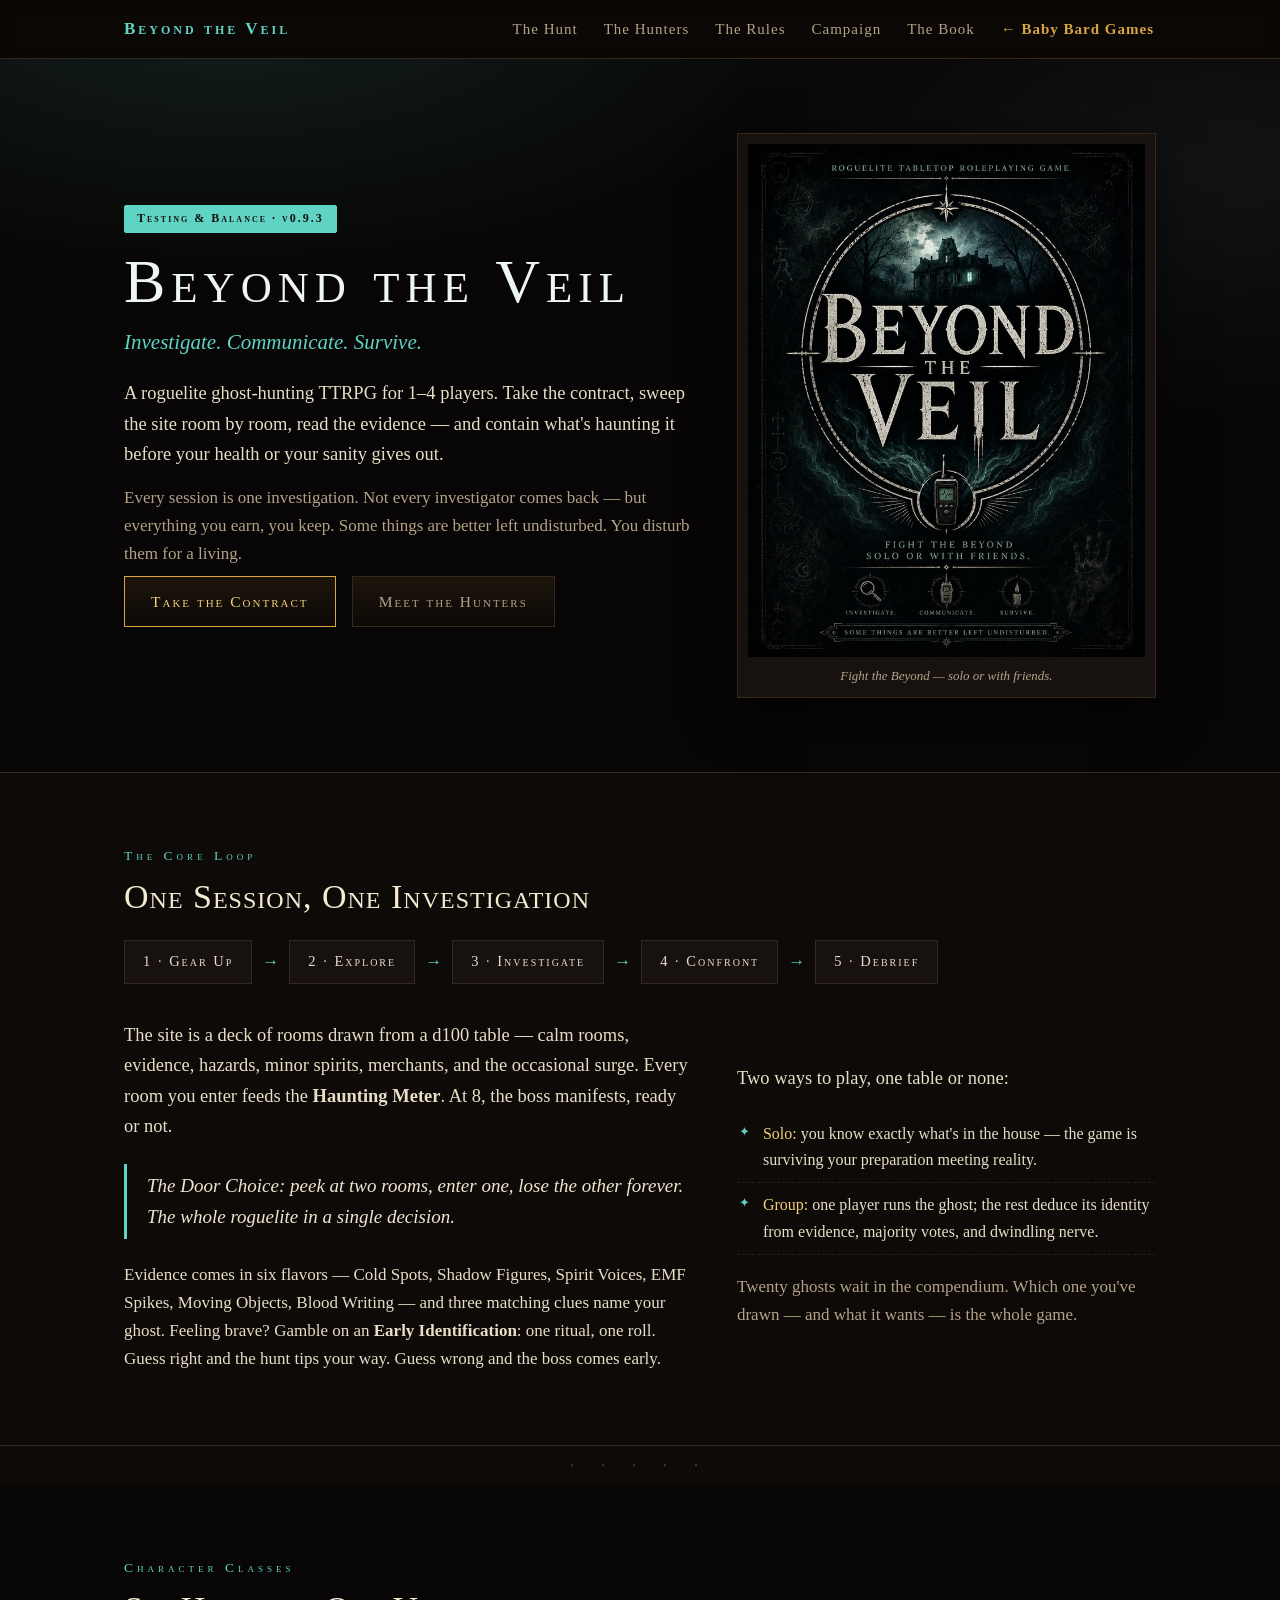
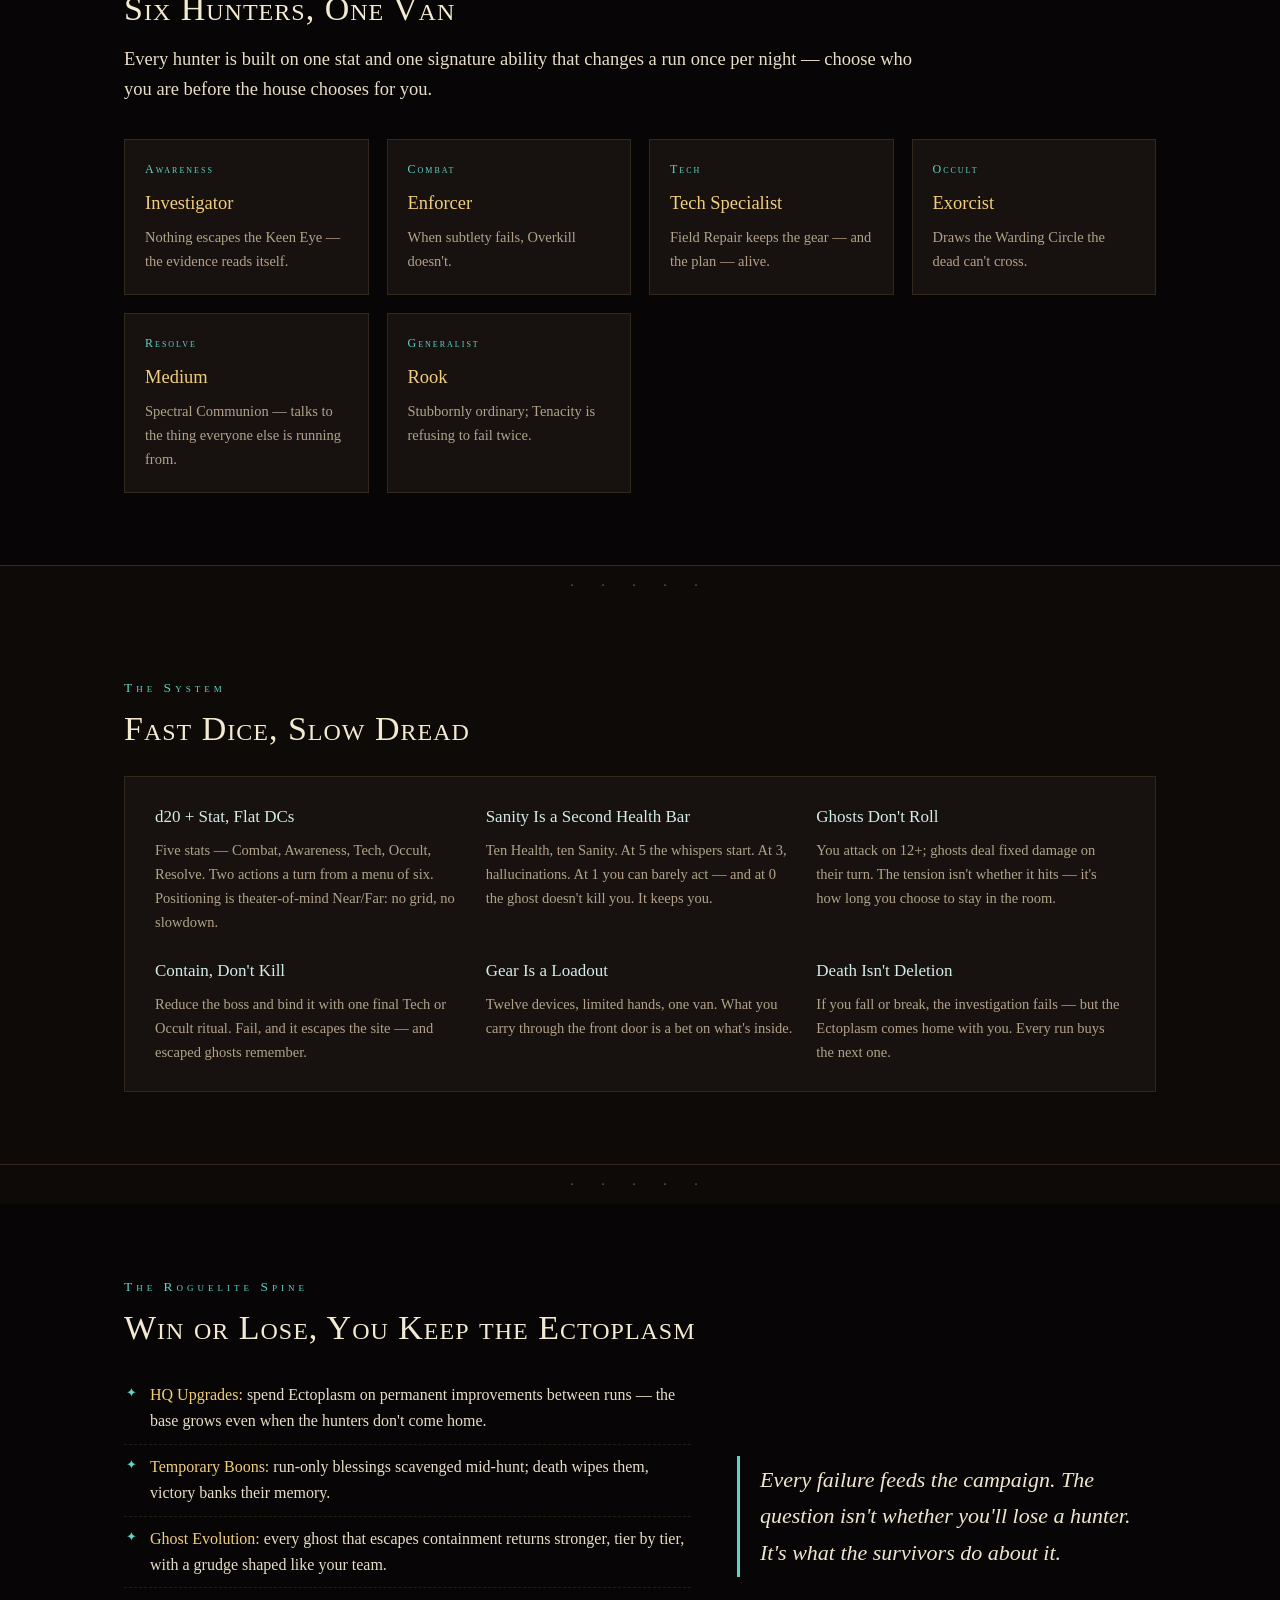
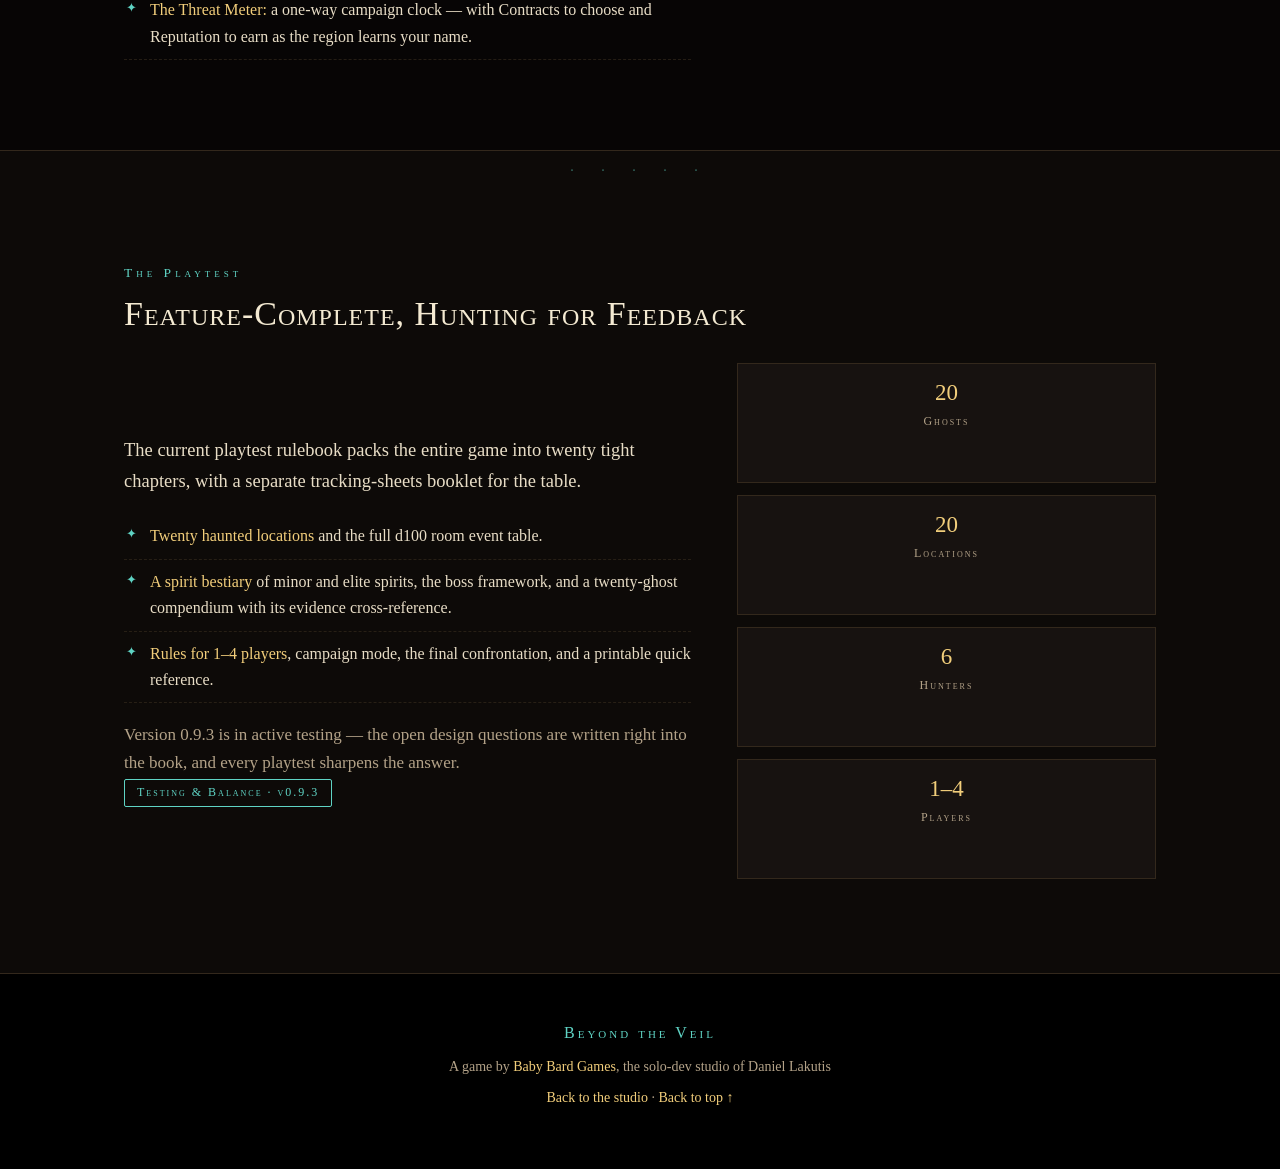
<file: beyond-the-veil.html>
<!DOCTYPE html>
<html lang="en">
<head>
<meta charset="utf-8">
<meta name="viewport" content="width=device-width, initial-scale=1">
<title>Beyond the Veil — Investigate. Communicate. Survive. | Baby Bard Games</title>
<meta name="description" content="Beyond the Veil, a roguelite ghost-hunting TTRPG for 1–4 players by Baby Bard Games. Sweep the site, read the evidence, contain the ghost — before your health or your sanity breaks.">
<link rel="icon" href="data:image/svg+xml,<svg xmlns=%22http://www.w3.org/2000/svg%22 viewBox=%220 0 100 100%22><text y=%22.9em%22 font-size=%2290%22>👻</text></svg>">
<link rel="stylesheet" href="styles.css">
<style>
  body { --accent: #5fd3c4; }
  .v2-hero {
    background:
      radial-gradient(1100px 500px at 18% -10%, rgba(95, 211, 196, 0.13), transparent 60%),
      radial-gradient(900px 480px at 95% 15%, rgba(120, 140, 160, 0.10), transparent 55%),
      var(--bg-deep);
    border-bottom: 1px solid var(--line);
    padding: 74px 0;
  }
  .v2-hero h1 {
    font-size: clamp(38px, 6vw, 62px); letter-spacing: 6px; font-variant: small-caps;
    color: #eef6f4; line-height: 1.1;
  }
  .v2-hero .epithet { color: var(--accent); font-style: italic; font-size: 21px; margin: 10px 0 18px; }
  .phases { display: flex; flex-wrap: wrap; gap: 10px; margin: 22px 0; align-items: center; }
  .phases .ph {
    border: 1px solid var(--line); background: var(--panel); color: var(--ink);
    padding: 9px 18px; font-variant: small-caps; letter-spacing: 2px; font-size: 14.5px;
  }
  .phases .arrow { color: var(--accent); }
  .dice-panel {
    background: var(--panel); border: 1px solid var(--line); padding: 26px 30px; margin-top: 26px;
    display: grid; grid-template-columns: repeat(auto-fit, minmax(240px, 1fr)); gap: 22px;
  }
  .dice-panel h3 { font-size: 17px; color: #d2ece7; }
  .dice-panel p { font-size: 14.5px; color: var(--ink-dim); }
  .divider-static { text-align: center; color: var(--accent); opacity: .5; font-size: 14px; letter-spacing: 12px; padding: 8px 0; }
</style>
</head>
<body>

<nav class="site" aria-label="Beyond the Veil">
  <div class="bar">
    <a class="brand" href="#btop" style="color:#5fd3c4">Beyond the Veil</a>
    <ul>
      <li><a class="navlink" href="#hunt">The Hunt</a></li>
      <li><a class="navlink" href="#hunters">The Hunters</a></li>
      <li><a class="navlink" href="#rules">The Rules</a></li>
      <li><a class="navlink" href="#campaign">Campaign</a></li>
      <li><a class="navlink" href="#book">The Book</a></li>
      <li><a class="navlink hot" href="index.html">← Baby Bard Games</a></li>
    </ul>
  </div>
</nav>

<header class="v2-hero" id="btop">
  <div class="wrap cols">
    <div>
      <span class="chip solid">Testing &amp; Balance · v0.9.3</span>
      <h1>Beyond the Veil</h1>
      <p class="epithet">Investigate. Communicate. Survive.</p>
      <p class="lede">A roguelite ghost-hunting TTRPG for 1–4 players. Take the contract, sweep the site room by room, read the evidence — and contain what's haunting it before your health or your sanity gives out.</p>
      <p class="dim">Every session is one investigation. Not every investigator comes back — but everything you earn, you keep. Some things are better left undisturbed. You disturb them for a living.</p>
      <a class="btn" href="#hunt">Take the Contract</a>
      <a class="btn ghost" href="#hunters">Meet the Hunters</a>
    </div>
    <figure class="framed">
      <img src="assets/beyond-the-veil-cover.jpg" alt="Beyond the Veil cover — a decaying mansion under a full moon in an oval frame, above a spirit-box device">
      <figcaption>Fight the Beyond — solo or with friends.</figcaption>
    </figure>
  </div>
</header>

<main>

<!-- ══════════════════ THE HUNT ══════════════════ -->
<section class="block" id="hunt">
  <div class="wrap reveal">
    <div class="kicker">The Core Loop</div>
    <h2 class="title">One Session, One Investigation</h2>
    <div class="phases">
      <span class="ph">1 · Gear Up</span><span class="arrow">→</span>
      <span class="ph">2 · Explore</span><span class="arrow">→</span>
      <span class="ph">3 · Investigate</span><span class="arrow">→</span>
      <span class="ph">4 · Confront</span><span class="arrow">→</span>
      <span class="ph">5 · Debrief</span>
    </div>
    <div class="cols">
      <div>
        <p class="lede">The site is a deck of rooms drawn from a d100 table — calm rooms, evidence, hazards, minor spirits, merchants, and the occasional surge. Every room you enter feeds the <b>Haunting Meter</b>. At 8, the boss manifests, ready or not.</p>
        <blockquote class="pull">The Door Choice: peek at two rooms, enter one, lose the other forever. The whole roguelite in a single decision.</blockquote>
        <p>Evidence comes in six flavors — Cold Spots, Shadow Figures, Spirit Voices, EMF Spikes, Moving Objects, Blood Writing — and three matching clues name your ghost. Feeling brave? Gamble on an <b>Early Identification</b>: one ritual, one roll. Guess right and the hunt tips your way. Guess wrong and the boss comes early.</p>
      </div>
      <div>
        <p class="lede">Two ways to play, one table or none:</p>
        <ul class="features">
          <li><b>Solo:</b> you know exactly what's in the house — the game is surviving your preparation meeting reality.</li>
          <li><b>Group:</b> one player runs the ghost; the rest deduce its identity from evidence, majority votes, and dwindling nerve.</li>
        </ul>
        <p class="dim">Twenty ghosts wait in the compendium. Which one you've drawn — and what it wants — is the whole game.</p>
      </div>
    </div>
  </div>
</section>

<div class="divider-static">· · · · ·</div>

<!-- ══════════════════ THE HUNTERS ══════════════════ -->
<section class="block alt" id="hunters">
  <div class="wrap reveal">
    <div class="kicker">Character Classes</div>
    <h2 class="title">Six Hunters, One Van</h2>
    <p class="lede" style="max-width:820px">Every hunter is built on one stat and one signature ability that changes a run once per night — choose who you are before the house chooses for you.</p>
    <div class="cards">
      <div class="card"><span class="flower">Awareness</span><h3>Investigator</h3><p>Nothing escapes the Keen Eye — the evidence reads itself.</p></div>
      <div class="card"><span class="flower">Combat</span><h3>Enforcer</h3><p>When subtlety fails, Overkill doesn't.</p></div>
      <div class="card"><span class="flower">Tech</span><h3>Tech Specialist</h3><p>Field Repair keeps the gear — and the plan — alive.</p></div>
      <div class="card"><span class="flower">Occult</span><h3>Exorcist</h3><p>Draws the Warding Circle the dead can't cross.</p></div>
      <div class="card"><span class="flower">Resolve</span><h3>Medium</h3><p>Spectral Communion — talks to the thing everyone else is running from.</p></div>
      <div class="card"><span class="flower">Generalist</span><h3>Rook</h3><p>Stubbornly ordinary; Tenacity is refusing to fail twice.</p></div>
    </div>
  </div>
</section>

<div class="divider-static">· · · · ·</div>

<!-- ══════════════════ THE RULES ══════════════════ -->
<section class="block" id="rules">
  <div class="wrap reveal">
    <div class="kicker">The System</div>
    <h2 class="title">Fast Dice, Slow Dread</h2>
    <div class="dice-panel">
      <div><h3>d20 + Stat, Flat DCs</h3><p>Five stats — Combat, Awareness, Tech, Occult, Resolve. Two actions a turn from a menu of six. Positioning is theater-of-mind Near/Far: no grid, no slowdown.</p></div>
      <div><h3>Sanity Is a Second Health Bar</h3><p>Ten Health, ten Sanity. At 5 the whispers start. At 3, hallucinations. At 1 you can barely act — and at 0 the ghost doesn't kill you. It keeps you.</p></div>
      <div><h3>Ghosts Don't Roll</h3><p>You attack on 12+; ghosts deal fixed damage on their turn. The tension isn't whether it hits — it's how long you choose to stay in the room.</p></div>
      <div><h3>Contain, Don't Kill</h3><p>Reduce the boss and bind it with one final Tech or Occult ritual. Fail, and it escapes the site — and escaped ghosts remember.</p></div>
      <div><h3>Gear Is a Loadout</h3><p>Twelve devices, limited hands, one van. What you carry through the front door is a bet on what's inside.</p></div>
      <div><h3>Death Isn't Deletion</h3><p>If you fall or break, the investigation fails — but the Ectoplasm comes home with you. Every run buys the next one.</p></div>
    </div>
  </div>
</section>

<div class="divider-static">· · · · ·</div>

<!-- ══════════════════ CAMPAIGN ══════════════════ -->
<section class="block alt" id="campaign">
  <div class="wrap reveal">
    <div class="kicker">The Roguelite Spine</div>
    <h2 class="title">Win or Lose, You Keep the Ectoplasm</h2>
    <div class="cols">
      <div>
        <ul class="features">
          <li><b>HQ Upgrades:</b> spend Ectoplasm on permanent improvements between runs — the base grows even when the hunters don't come home.</li>
          <li><b>Temporary Boons:</b> run-only blessings scavenged mid-hunt; death wipes them, victory banks their memory.</li>
          <li><b>Ghost Evolution:</b> every ghost that escapes containment returns stronger, tier by tier, with a grudge shaped like your team.</li>
          <li><b>The Threat Meter:</b> a one-way campaign clock — with Contracts to choose and Reputation to earn as the region learns your name.</li>
        </ul>
      </div>
      <div>
        <blockquote class="pull" style="font-size:22px">Every failure feeds the campaign. The question isn't whether you'll lose a hunter. It's what the survivors do about it.</blockquote>
      </div>
    </div>
  </div>
</section>

<div class="divider-static">· · · · ·</div>

<!-- ══════════════════ THE BOOK ══════════════════ -->
<section class="block" id="book">
  <div class="wrap reveal">
    <div class="kicker">The Playtest</div>
    <h2 class="title">Feature-Complete, Hunting for Feedback</h2>
    <div class="cols">
      <div>
        <p class="lede">The current playtest rulebook packs the entire game into twenty tight chapters, with a separate tracking-sheets booklet for the table.</p>
        <ul class="features">
          <li><b>Twenty haunted locations</b> and the full d100 room event table.</li>
          <li><b>A spirit bestiary</b> of minor and elite spirits, the boss framework, and a twenty-ghost compendium with its evidence cross-reference.</li>
          <li><b>Rules for 1–4 players</b>, campaign mode, the final confrontation, and a printable quick reference.</li>
        </ul>
        <p class="dim">Version 0.9.3 is in active testing — the open design questions are written right into the book, and every playtest sharpens the answer.</p>
        <span class="chip">Testing &amp; Balance · v0.9.3</span>
      </div>
      <div>
        <div class="statrow" style="flex-direction:column">
          <div class="stat"><div class="n">20</div><div class="l">Ghosts</div></div>
          <div class="stat"><div class="n">20</div><div class="l">Locations</div></div>
          <div class="stat"><div class="n">6</div><div class="l">Hunters</div></div>
          <div class="stat"><div class="n">1–4</div><div class="l">Players</div></div>
        </div>
      </div>
    </div>
  </div>
</section>

</main>

<footer class="site">
  <div class="mark" style="color:#5fd3c4">Beyond the Veil</div>
  <p>A game by <a href="index.html">Baby Bard Games</a>, the solo-dev studio of Daniel Lakutis</p>
  <p><a href="index.html#beyond-the-veil">Back to the studio</a> · <a href="#btop">Back to top ↑</a></p>
</footer>

</body>
</html>
</file>
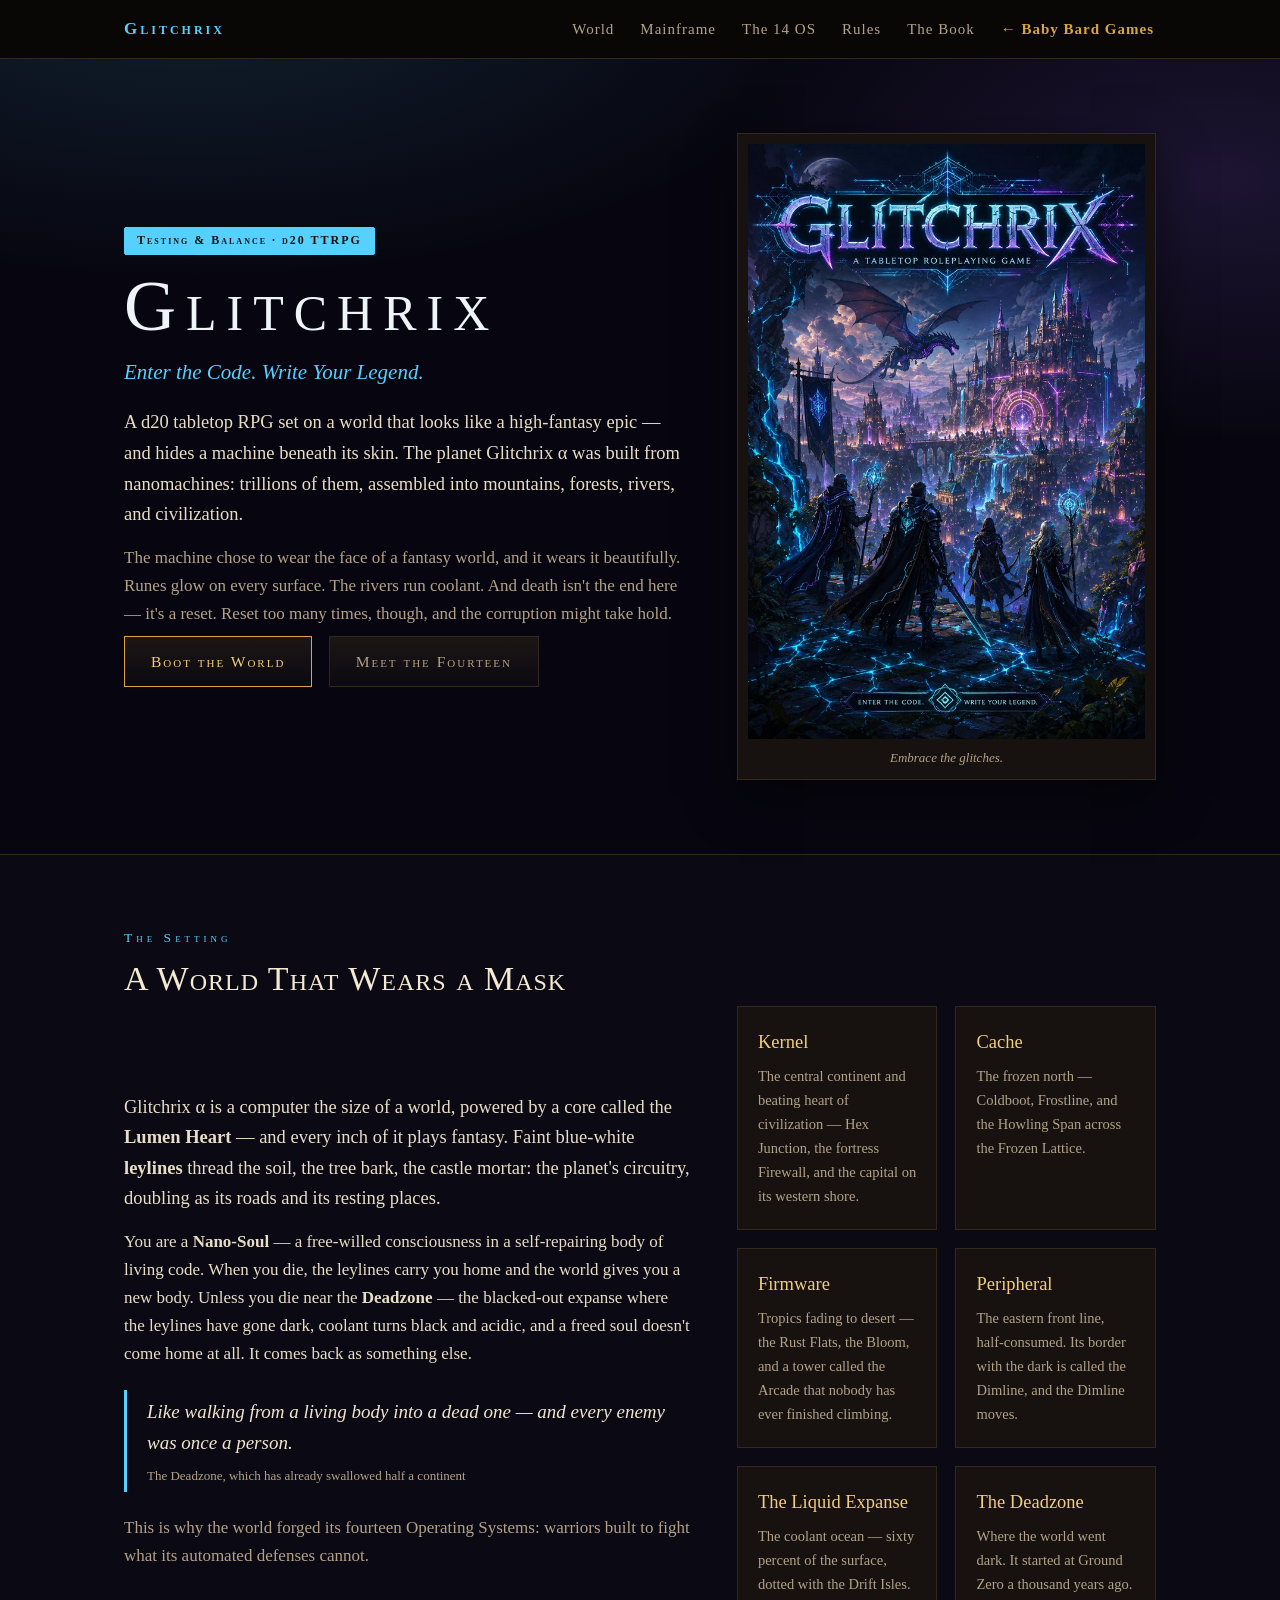
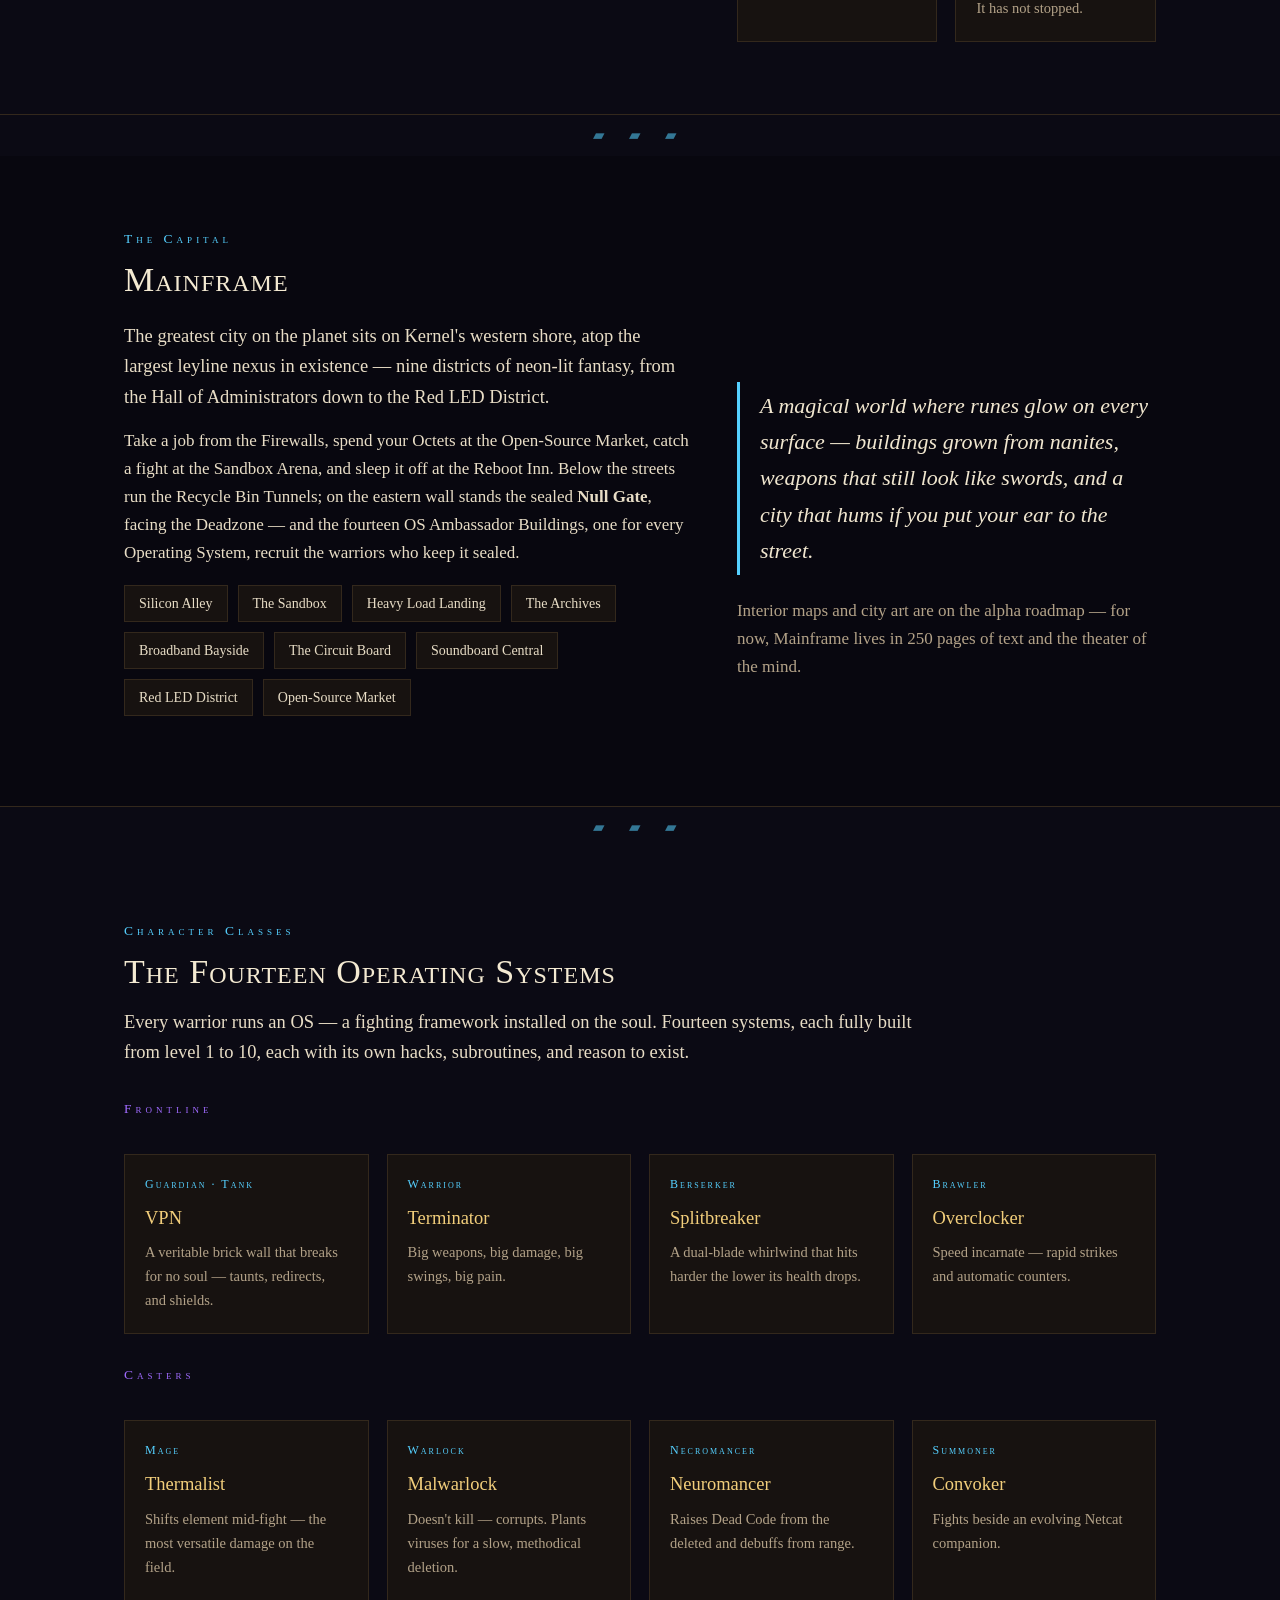
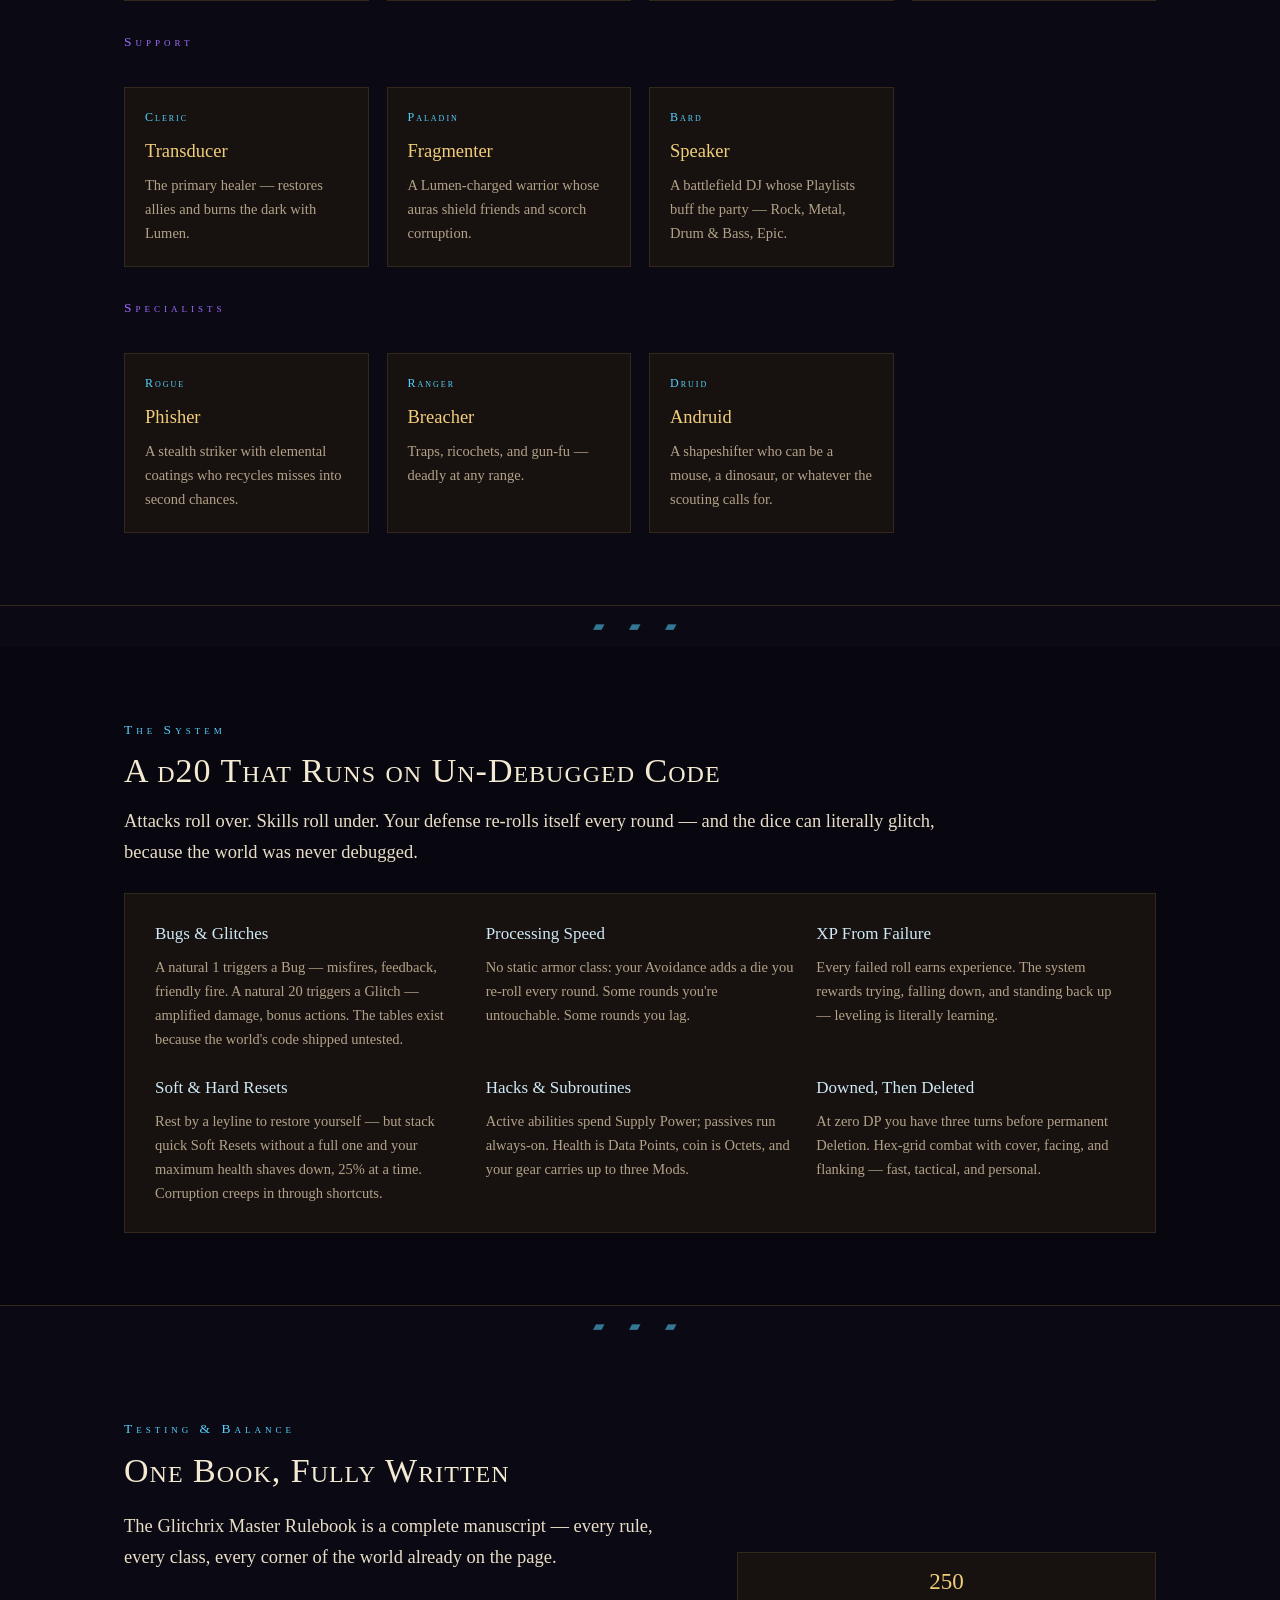
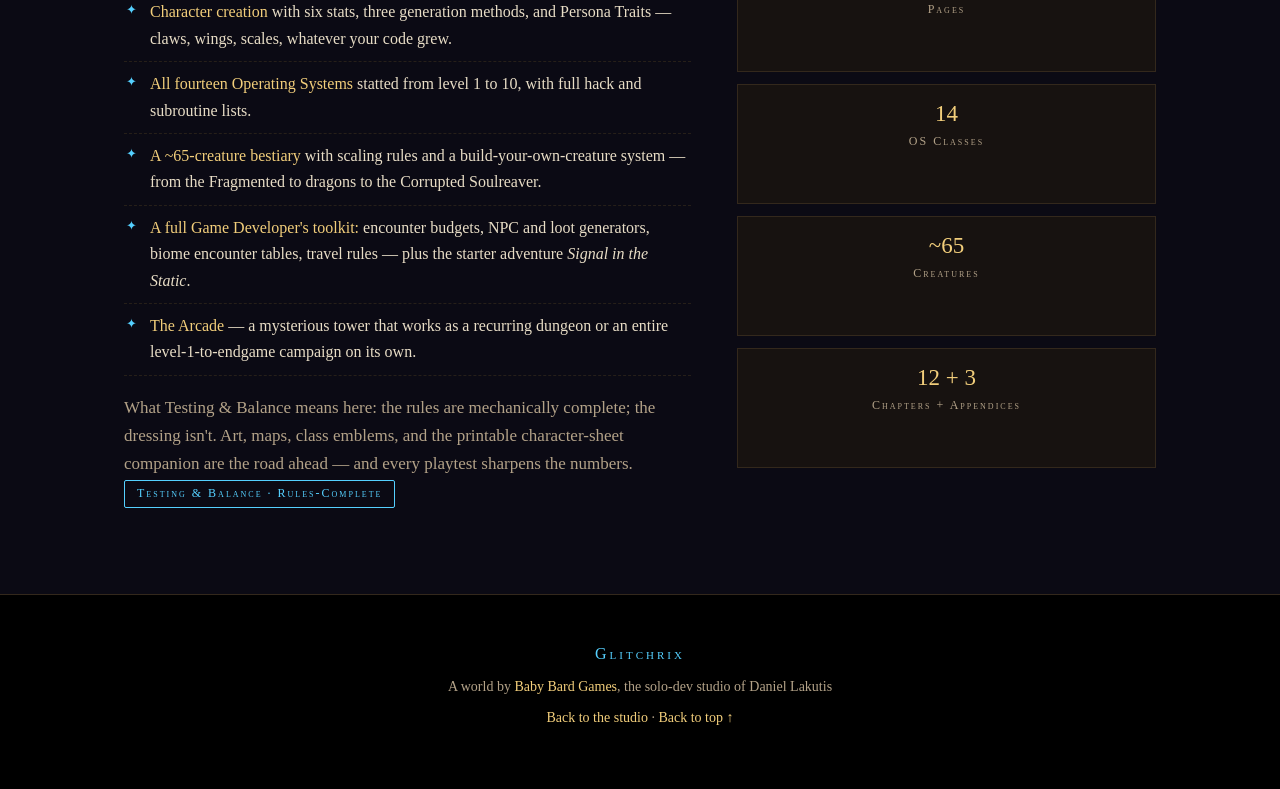
<file: glitchrix.html>
<!DOCTYPE html>
<html lang="en">
<head>
<meta charset="utf-8">
<meta name="viewport" content="width=device-width, initial-scale=1">
<title>Glitchrix — Enter the Code | Baby Bard Games</title>
<meta name="description" content="Glitchrix, a d20 TTRPG by Baby Bard Games — a high-fantasy world with a machine beneath its skin. Fourteen Operating System classes, a planet-sized computer, and the spreading Deadzone.">
<link rel="icon" href="data:image/svg+xml,<svg xmlns=%22http://www.w3.org/2000/svg%22 viewBox=%220 0 100 100%22><text y=%22.9em%22 font-size=%2290%22>⚡</text></svg>">
<link rel="stylesheet" href="styles.css">
<style>
  body { --accent: #55d0ff; background: #0b0a14; }
  .g-hero {
    background:
      radial-gradient(1100px 500px at 15% -10%, rgba(85, 208, 255, 0.13), transparent 60%),
      radial-gradient(900px 480px at 95% 15%, rgba(160, 107, 255, 0.14), transparent 55%),
      #070610;
    border-bottom: 1px solid var(--line);
    padding: 74px 0;
  }
  .g-hero h1 {
    font-size: clamp(44px, 7vw, 72px); letter-spacing: 10px; font-variant: small-caps;
    color: #eef4f8; line-height: 1.05;
  }
  .g-hero .epithet { color: var(--accent); font-style: italic; font-size: 21px; margin: 10px 0 18px; }
  section.block { background: #0b0a14; }
  section.block.alt { background: #08070f; }
  .role-label { font-variant: small-caps; letter-spacing: 4px; font-size: 13.5px; color: #a06bff; margin: 30px 0 4px; }
  .dice-panel {
    background: var(--panel); border: 1px solid var(--line); padding: 26px 30px; margin-top: 26px;
    display: grid; grid-template-columns: repeat(auto-fit, minmax(240px, 1fr)); gap: 22px;
  }
  .dice-panel h3 { font-size: 17px; color: #cfe9f5; }
  .dice-panel p { font-size: 14.5px; color: var(--ink-dim); }
  .district-list { display: flex; flex-wrap: wrap; gap: 10px; margin: 18px 0; }
  .district-list span {
    border: 1px solid var(--line); color: var(--ink); background: var(--panel);
    padding: 6px 14px; font-size: 14px;
  }
  .divider-circuit { text-align: center; color: var(--accent); opacity: .55; font-size: 15px; letter-spacing: 10px; padding: 8px 0; }
</style>
</head>
<body>

<nav class="site" aria-label="Glitchrix">
  <div class="bar">
    <a class="brand" href="#gtop" style="color:#55d0ff">Glitchrix</a>
    <ul>
      <li><a class="navlink" href="#world">World</a></li>
      <li><a class="navlink" href="#mainframe">Mainframe</a></li>
      <li><a class="navlink" href="#classes">The 14 OS</a></li>
      <li><a class="navlink" href="#rules">Rules</a></li>
      <li><a class="navlink" href="#book">The Book</a></li>
      <li><a class="navlink hot" href="index.html">← Baby Bard Games</a></li>
    </ul>
  </div>
</nav>

<header class="g-hero" id="gtop">
  <div class="wrap cols">
    <div>
      <span class="chip solid">Testing &amp; Balance · d20 TTRPG</span>
      <h1>Glitchrix</h1>
      <p class="epithet">Enter the Code. Write Your Legend.</p>
      <p class="lede">A d20 tabletop RPG set on a world that looks like a high-fantasy epic — and hides a machine beneath its skin. The planet Glitchrix&nbsp;α was built from nanomachines: trillions of them, assembled into mountains, forests, rivers, and civilization.</p>
      <p class="dim">The machine chose to wear the face of a fantasy world, and it wears it beautifully. Runes glow on every surface. The rivers run coolant. And death isn't the end here — it's a reset. Reset too many times, though, and the corruption might take hold.</p>
      <a class="btn" href="#world">Boot the World</a>
      <a class="btn ghost" href="#classes">Meet the Fourteen</a>
    </div>
    <figure class="framed">
      <img src="assets/glitchrix-cover.jpg" alt="Glitchrix cover — four adventurers on a glowing hex path overlooking a neon-lit fantasy citadel with a dragon overhead">
      <figcaption>Embrace the glitches.</figcaption>
    </figure>
  </div>
</header>

<main>

<!-- ══════════════════ WORLD ══════════════════ -->
<section class="block" id="world">
  <div class="wrap reveal">
    <div class="kicker">The Setting</div>
    <h2 class="title">A World That Wears a Mask</h2>
    <div class="cols">
      <div>
        <p class="lede">Glitchrix α is a computer the size of a world, powered by a core called the <b>Lumen Heart</b> — and every inch of it plays fantasy. Faint blue-white <b>leylines</b> thread the soil, the tree bark, the castle mortar: the planet's circuitry, doubling as its roads and its resting places.</p>
        <p>You are a <b>Nano-Soul</b> — a free-willed consciousness in a self-repairing body of living code. When you die, the leylines carry you home and the world gives you a new body. Unless you die near the <b>Deadzone</b> — the blacked-out expanse where the leylines have gone dark, coolant turns black and acidic, and a freed soul doesn't come home at all. It comes back as something else.</p>
        <blockquote class="pull">Like walking from a living body into a dead one — and every enemy was once a person.<cite>The Deadzone, which has already swallowed half a continent</cite></blockquote>
        <p class="dim">This is why the world forged its fourteen Operating Systems: warriors built to fight what its automated defenses cannot.</p>
      </div>
      <div class="cards" style="margin-top:0; grid-template-columns: 1fr 1fr;">
        <div class="card region-card"><h3>Kernel</h3><p>The central continent and beating heart of civilization — Hex Junction, the fortress Firewall, and the capital on its western shore.</p></div>
        <div class="card region-card"><h3>Cache</h3><p>The frozen north — Coldboot, Frostline, and the Howling Span across the Frozen Lattice.</p></div>
        <div class="card region-card"><h3>Firmware</h3><p>Tropics fading to desert — the Rust Flats, the Bloom, and a tower called the Arcade that nobody has ever finished climbing.</p></div>
        <div class="card region-card"><h3>Peripheral</h3><p>The eastern front line, half-consumed. Its border with the dark is called the Dimline, and the Dimline moves.</p></div>
        <div class="card region-card"><h3>The Liquid Expanse</h3><p>The coolant ocean — sixty percent of the surface, dotted with the Drift Isles.</p></div>
        <div class="card region-card"><h3>The Deadzone</h3><p>Where the world went dark. It started at Ground Zero a thousand years ago. It has not stopped.</p></div>
      </div>
    </div>
  </div>
</section>

<div class="divider-circuit">▰ ▰ ▰</div>

<!-- ══════════════════ MAINFRAME ══════════════════ -->
<section class="block alt" id="mainframe">
  <div class="wrap reveal">
    <div class="kicker">The Capital</div>
    <h2 class="title">Mainframe</h2>
    <div class="cols">
      <div>
        <p class="lede">The greatest city on the planet sits on Kernel's western shore, atop the largest leyline nexus in existence — nine districts of neon-lit fantasy, from the Hall of Administrators down to the Red LED District.</p>
        <p>Take a job from the Firewalls, spend your Octets at the Open-Source Market, catch a fight at the Sandbox Arena, and sleep it off at the Reboot Inn. Below the streets run the Recycle Bin Tunnels; on the eastern wall stands the sealed <b>Null Gate</b>, facing the Deadzone — and the fourteen OS Ambassador Buildings, one for every Operating System, recruit the warriors who keep it sealed.</p>
        <div class="district-list">
          <span>Silicon Alley</span><span>The Sandbox</span><span>Heavy Load Landing</span><span>The Archives</span><span>Broadband Bayside</span><span>The Circuit Board</span><span>Soundboard Central</span><span>Red LED District</span><span>Open-Source Market</span>
        </div>
      </div>
      <div>
        <blockquote class="pull" style="font-size:22px">A magical world where runes glow on every surface — buildings grown from nanites, weapons that still look like swords, and a city that hums if you put your ear to the street.</blockquote>
        <p class="dim">Interior maps and city art are on the alpha roadmap — for now, Mainframe lives in 250 pages of text and the theater of the mind.</p>
      </div>
    </div>
  </div>
</section>

<div class="divider-circuit">▰ ▰ ▰</div>

<!-- ══════════════════ CLASSES ══════════════════ -->
<section class="block" id="classes">
  <div class="wrap reveal">
    <div class="kicker">Character Classes</div>
    <h2 class="title">The Fourteen Operating Systems</h2>
    <p class="lede" style="max-width:820px">Every warrior runs an OS — a fighting framework installed on the soul. Fourteen systems, each fully built from level 1 to 10, each with its own hacks, subroutines, and reason to exist.</p>

    <div class="role-label">Frontline</div>
    <div class="cards">
      <div class="card"><span class="flower">Guardian · Tank</span><h3>VPN</h3><p>A veritable brick wall that breaks for no soul — taunts, redirects, and shields.</p></div>
      <div class="card"><span class="flower">Warrior</span><h3>Terminator</h3><p>Big weapons, big damage, big swings, big pain.</p></div>
      <div class="card"><span class="flower">Berserker</span><h3>Splitbreaker</h3><p>A dual-blade whirlwind that hits harder the lower its health drops.</p></div>
      <div class="card"><span class="flower">Brawler</span><h3>Overclocker</h3><p>Speed incarnate — rapid strikes and automatic counters.</p></div>
    </div>

    <div class="role-label">Casters</div>
    <div class="cards">
      <div class="card"><span class="flower">Mage</span><h3>Thermalist</h3><p>Shifts element mid-fight — the most versatile damage on the field.</p></div>
      <div class="card"><span class="flower">Warlock</span><h3>Malwarlock</h3><p>Doesn't kill — corrupts. Plants viruses for a slow, methodical deletion.</p></div>
      <div class="card"><span class="flower">Necromancer</span><h3>Neuromancer</h3><p>Raises Dead Code from the deleted and debuffs from range.</p></div>
      <div class="card"><span class="flower">Summoner</span><h3>Convoker</h3><p>Fights beside an evolving Netcat companion.</p></div>
    </div>

    <div class="role-label">Support</div>
    <div class="cards">
      <div class="card"><span class="flower">Cleric</span><h3>Transducer</h3><p>The primary healer — restores allies and burns the dark with Lumen.</p></div>
      <div class="card"><span class="flower">Paladin</span><h3>Fragmenter</h3><p>A Lumen-charged warrior whose auras shield friends and scorch corruption.</p></div>
      <div class="card"><span class="flower">Bard</span><h3>Speaker</h3><p>A battlefield DJ whose Playlists buff the party — Rock, Metal, Drum &amp; Bass, Epic.</p></div>
    </div>

    <div class="role-label">Specialists</div>
    <div class="cards">
      <div class="card"><span class="flower">Rogue</span><h3>Phisher</h3><p>A stealth striker with elemental coatings who recycles misses into second chances.</p></div>
      <div class="card"><span class="flower">Ranger</span><h3>Breacher</h3><p>Traps, ricochets, and gun-fu — deadly at any range.</p></div>
      <div class="card"><span class="flower">Druid</span><h3>Andruid</h3><p>A shapeshifter who can be a mouse, a dinosaur, or whatever the scouting calls for.</p></div>
    </div>
  </div>
</section>

<div class="divider-circuit">▰ ▰ ▰</div>

<!-- ══════════════════ RULES ══════════════════ -->
<section class="block alt" id="rules">
  <div class="wrap reveal">
    <div class="kicker">The System</div>
    <h2 class="title">A d20 That Runs on Un-Debugged Code</h2>
    <p class="lede" style="max-width:820px">Attacks roll over. Skills roll under. Your defense re-rolls itself every round — and the dice can literally glitch, because the world was never debugged.</p>
    <div class="dice-panel">
      <div><h3>Bugs &amp; Glitches</h3><p>A natural 1 triggers a Bug — misfires, feedback, friendly fire. A natural 20 triggers a Glitch — amplified damage, bonus actions. The tables exist because the world's code shipped untested.</p></div>
      <div><h3>Processing Speed</h3><p>No static armor class: your Avoidance adds a die you re-roll every round. Some rounds you're untouchable. Some rounds you lag.</p></div>
      <div><h3>XP From Failure</h3><p>Every failed roll earns experience. The system rewards trying, falling down, and standing back up — leveling is literally learning.</p></div>
      <div><h3>Soft &amp; Hard Resets</h3><p>Rest by a leyline to restore yourself — but stack quick Soft Resets without a full one and your maximum health shaves down, 25% at a time. Corruption creeps in through shortcuts.</p></div>
      <div><h3>Hacks &amp; Subroutines</h3><p>Active abilities spend Supply Power; passives run always-on. Health is Data Points, coin is Octets, and your gear carries up to three Mods.</p></div>
      <div><h3>Downed, Then Deleted</h3><p>At zero DP you have three turns before permanent Deletion. Hex-grid combat with cover, facing, and flanking — fast, tactical, and personal.</p></div>
    </div>
  </div>
</section>

<div class="divider-circuit">▰ ▰ ▰</div>

<!-- ══════════════════ THE BOOK ══════════════════ -->
<section class="block" id="book">
  <div class="wrap reveal">
    <div class="kicker">Testing &amp; Balance</div>
    <h2 class="title">One Book, Fully Written</h2>
    <div class="cols">
      <div>
        <p class="lede">The Glitchrix Master Rulebook is a complete manuscript — every rule, every class, every corner of the world already on the page.</p>
        <ul class="features">
          <li><b>Character creation</b> with six stats, three generation methods, and Persona Traits — claws, wings, scales, whatever your code grew.</li>
          <li><b>All fourteen Operating Systems</b> statted from level 1 to 10, with full hack and subroutine lists.</li>
          <li><b>A ~65-creature bestiary</b> with scaling rules and a build-your-own-creature system — from the Fragmented to dragons to the Corrupted Soulreaver.</li>
          <li><b>A full Game Developer's toolkit:</b> encounter budgets, NPC and loot generators, biome encounter tables, travel rules — plus the starter adventure <em>Signal in the Static</em>.</li>
          <li><b>The Arcade</b> — a mysterious tower that works as a recurring dungeon or an entire level-1-to-endgame campaign on its own.</li>
        </ul>
        <p class="dim">What Testing &amp; Balance means here: the rules are mechanically complete; the dressing isn't. Art, maps, class emblems, and the printable character-sheet companion are the road ahead — and every playtest sharpens the numbers.</p>
        <span class="chip">Testing &amp; Balance · Rules-Complete</span>
      </div>
      <div>
        <div class="statrow" style="flex-direction:column">
          <div class="stat"><div class="n">250</div><div class="l">Pages</div></div>
          <div class="stat"><div class="n">14</div><div class="l">OS Classes</div></div>
          <div class="stat"><div class="n">~65</div><div class="l">Creatures</div></div>
          <div class="stat"><div class="n">12 + 3</div><div class="l">Chapters + Appendices</div></div>
        </div>
      </div>
    </div>
  </div>
</section>

</main>

<footer class="site">
  <div class="mark" style="color:#55d0ff">Glitchrix</div>
  <p>A world by <a href="index.html">Baby Bard Games</a>, the solo-dev studio of Daniel Lakutis</p>
  <p><a href="index.html#glitchrix">Back to the studio</a> · <a href="#gtop">Back to top ↑</a></p>
</footer>

</body>
</html>
</file>
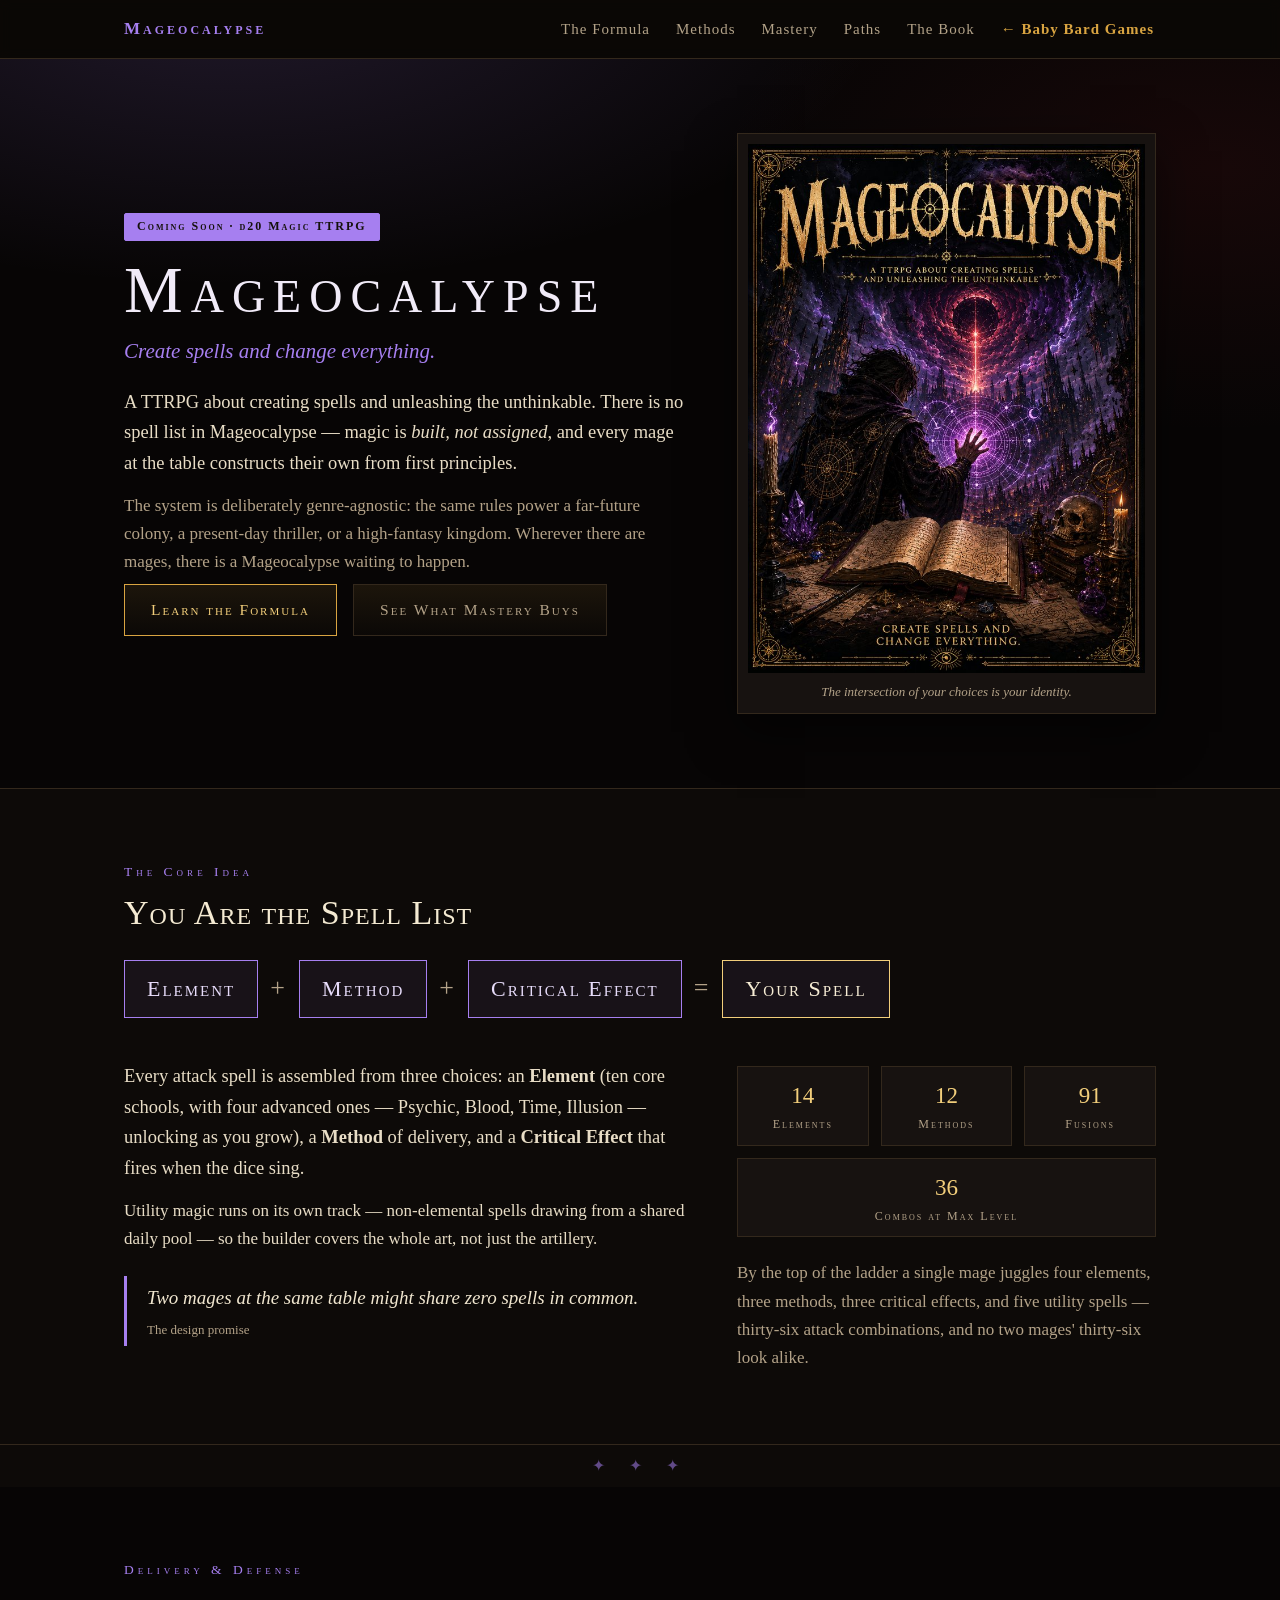
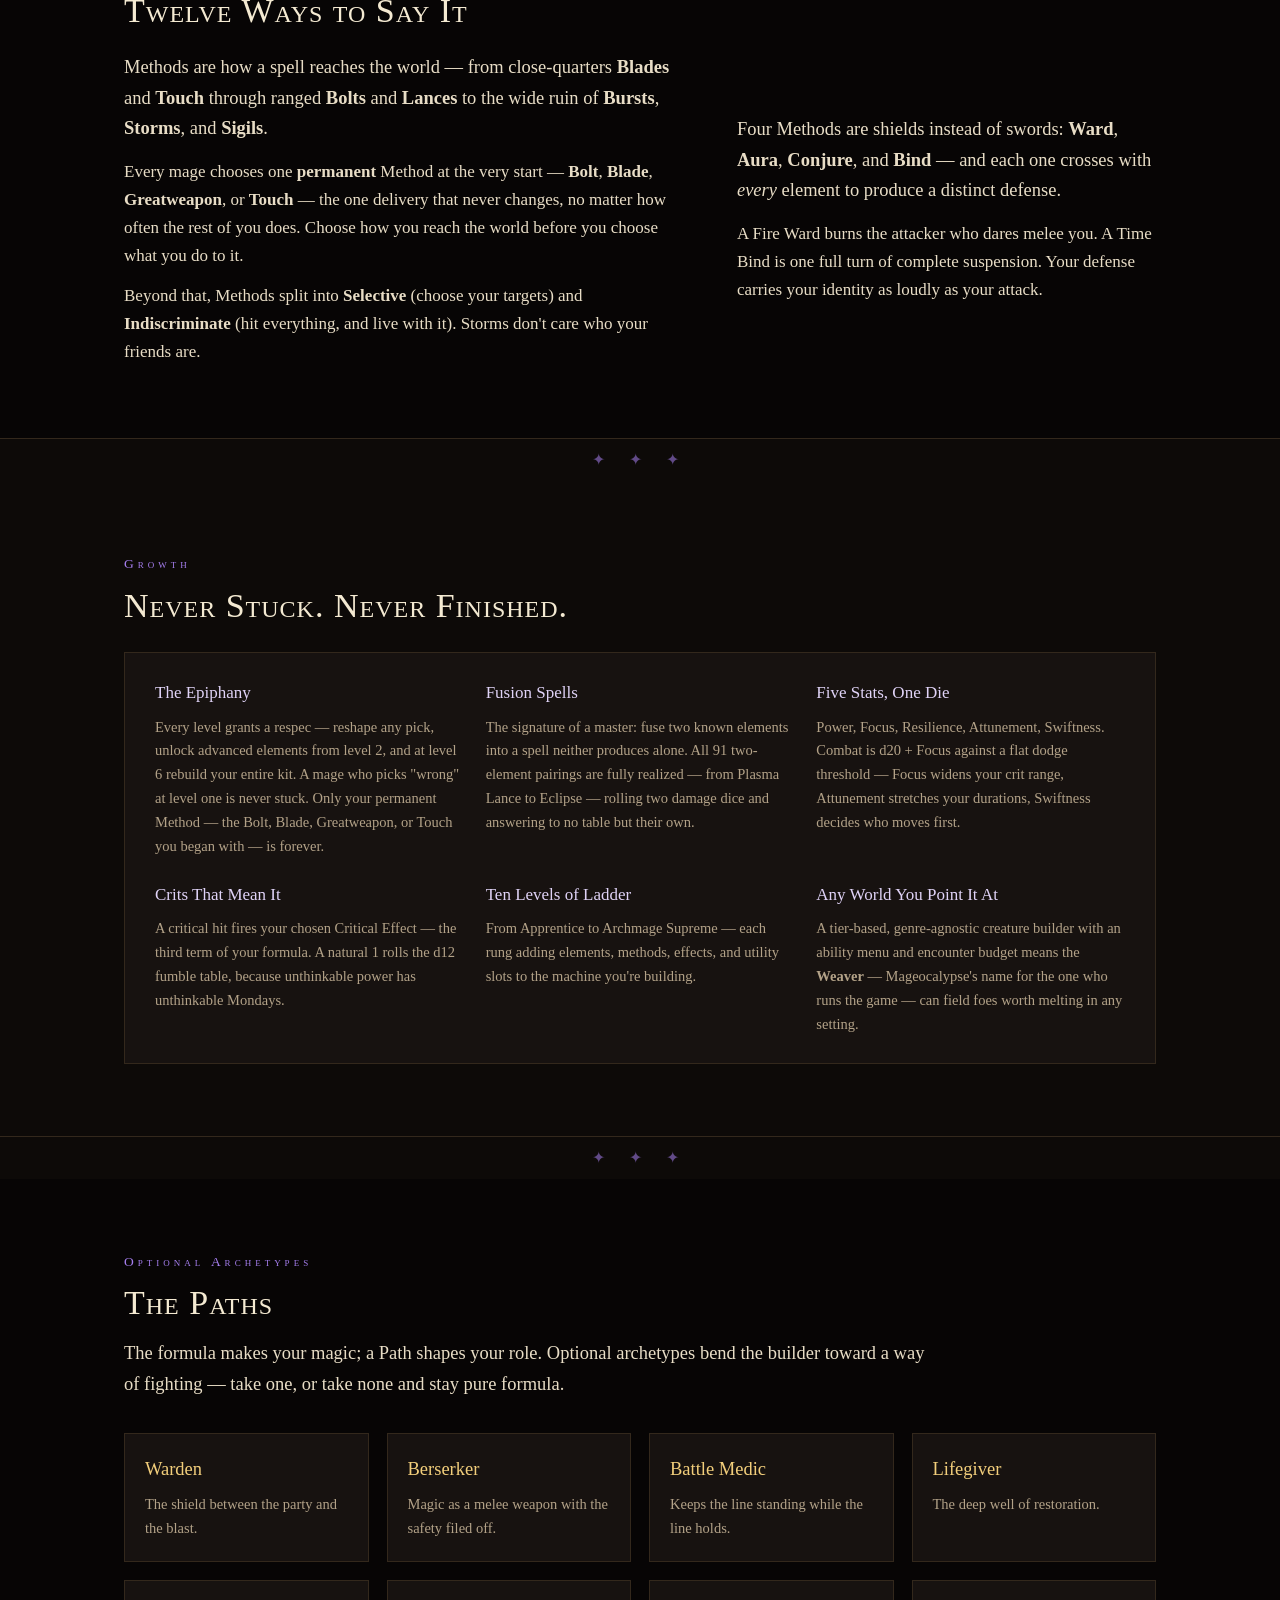
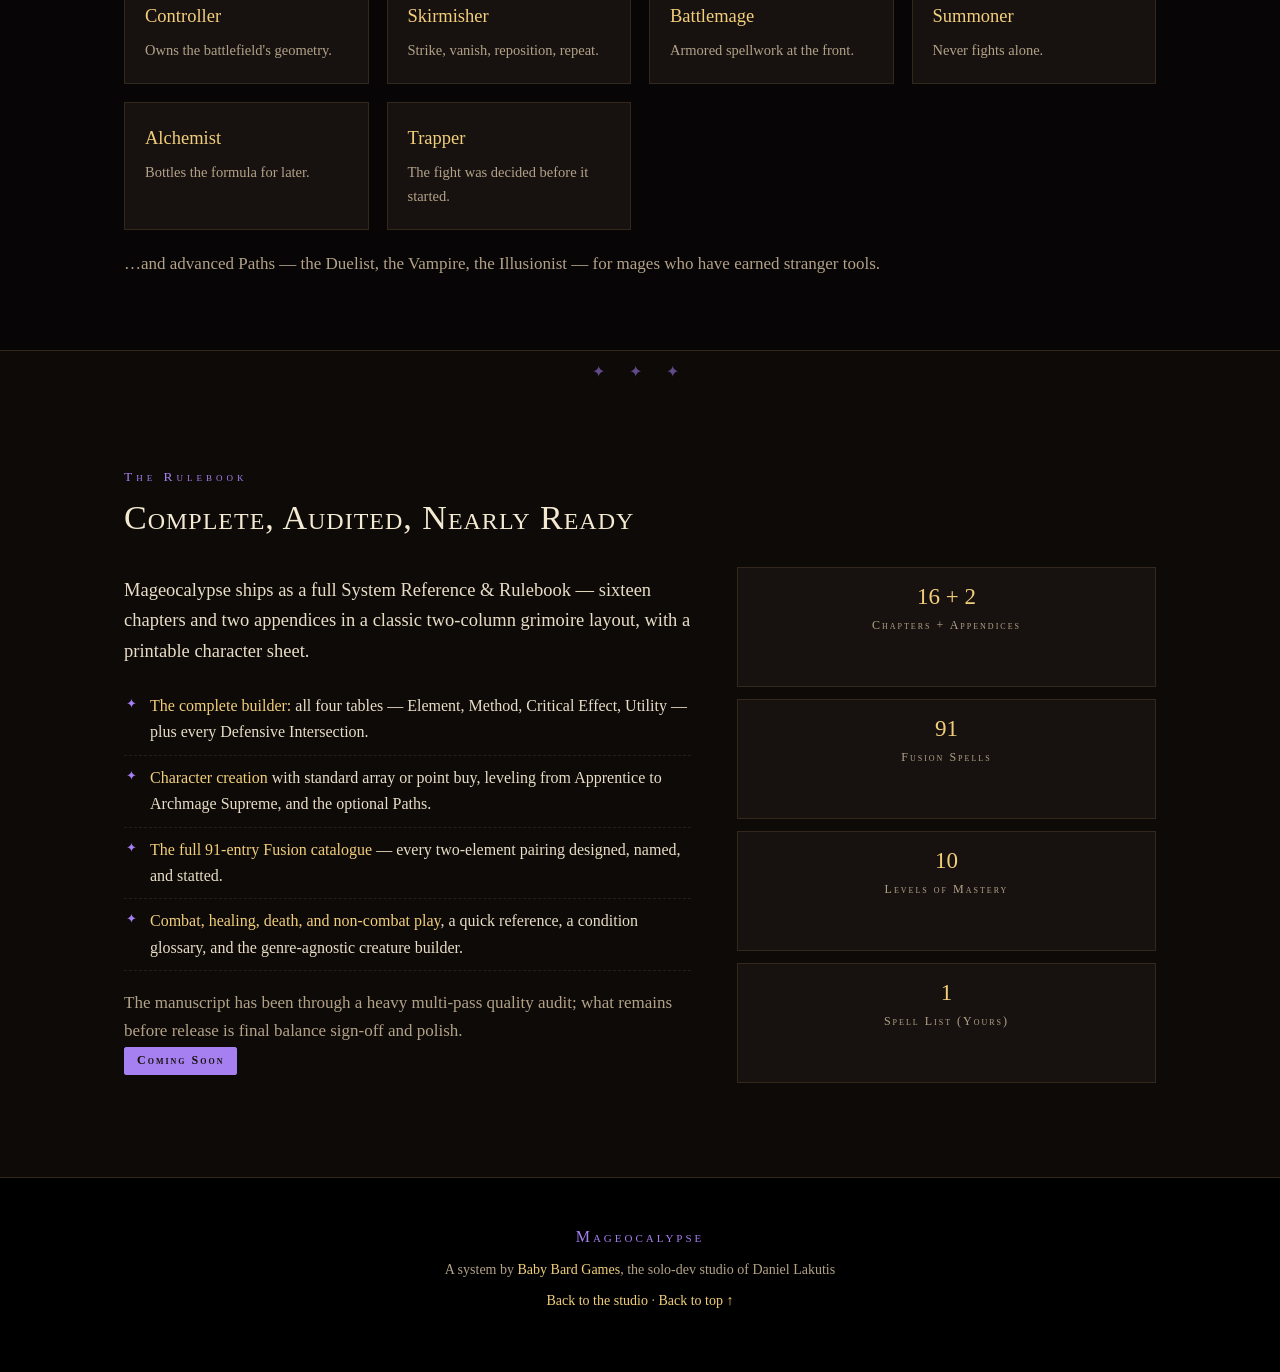
<file: mageocalypse.html>
<!DOCTYPE html>
<html lang="en">
<head>
<meta charset="utf-8">
<meta name="viewport" content="width=device-width, initial-scale=1">
<title>Mageocalypse — Create Spells and Change Everything | Baby Bard Games</title>
<meta name="description" content="Mageocalypse, a d20 TTRPG by Baby Bard Games where magic is built, not assigned — construct every spell from Element, Method, and Critical Effect, then fuse elements into something new.">
<link rel="icon" href="data:image/svg+xml,<svg xmlns=%22http://www.w3.org/2000/svg%22 viewBox=%220 0 100 100%22><text y=%22.9em%22 font-size=%2290%22>🔮</text></svg>">
<link rel="stylesheet" href="styles.css">
<style>
  body { --accent: #a67ff0; }
  .m-hero {
    background:
      radial-gradient(1100px 500px at 18% -10%, rgba(166, 127, 240, 0.16), transparent 60%),
      radial-gradient(900px 480px at 95% 15%, rgba(168, 35, 42, 0.10), transparent 55%),
      var(--bg-deep);
    border-bottom: 1px solid var(--line);
    padding: 74px 0;
  }
  .m-hero h1 {
    font-size: clamp(40px, 6.4vw, 66px); letter-spacing: 8px; font-variant: small-caps;
    color: #f1ebf8; line-height: 1.05;
  }
  .m-hero .epithet { color: var(--accent); font-style: italic; font-size: 21px; margin: 10px 0 18px; }
  .formula {
    display: flex; flex-wrap: wrap; gap: 12px; align-items: center; margin: 26px 0;
    font-variant: small-caps; letter-spacing: 2px; font-size: clamp(16px, 2.4vw, 22px);
  }
  .formula .term { border: 1px solid var(--accent); color: #e7dcfa; padding: 10px 22px; background: rgba(166,127,240,.07); }
  .formula .op { color: var(--ink-dim); font-size: 26px; }
  .dice-panel {
    background: var(--panel); border: 1px solid var(--line); padding: 26px 30px; margin-top: 26px;
    display: grid; grid-template-columns: repeat(auto-fit, minmax(240px, 1fr)); gap: 22px;
  }
  .dice-panel h3 { font-size: 17px; color: #e0d3f7; }
  .dice-panel p { font-size: 14.5px; color: var(--ink-dim); }
  .divider-arc { text-align: center; color: var(--accent); opacity: .55; font-size: 16px; letter-spacing: 10px; padding: 8px 0; }
</style>
</head>
<body>

<nav class="site" aria-label="Mageocalypse">
  <div class="bar">
    <a class="brand" href="#mtop" style="color:#a67ff0">Mageocalypse</a>
    <ul>
      <li><a class="navlink" href="#formula">The Formula</a></li>
      <li><a class="navlink" href="#methods">Methods</a></li>
      <li><a class="navlink" href="#mastery">Mastery</a></li>
      <li><a class="navlink" href="#paths">Paths</a></li>
      <li><a class="navlink" href="#book">The Book</a></li>
      <li><a class="navlink hot" href="index.html">← Baby Bard Games</a></li>
    </ul>
  </div>
</nav>

<header class="m-hero" id="mtop">
  <div class="wrap cols">
    <div>
      <span class="chip solid">Coming Soon · d20 Magic TTRPG</span>
      <h1>Mageocalypse</h1>
      <p class="epithet">Create spells and change everything.</p>
      <p class="lede">A TTRPG about creating spells and unleashing the unthinkable. There is no spell list in Mageocalypse — magic is <em>built, not assigned</em>, and every mage at the table constructs their own from first principles.</p>
      <p class="dim">The system is deliberately genre-agnostic: the same rules power a far-future colony, a present-day thriller, or a high-fantasy kingdom. Wherever there are mages, there is a Mageocalypse waiting to happen.</p>
      <a class="btn" href="#formula">Learn the Formula</a>
      <a class="btn ghost" href="#mastery">See What Mastery Buys</a>
    </div>
    <figure class="framed">
      <img src="assets/mageocalypse-cover.jpg" alt="Mageocalypse cover — a hooded mage reaching toward a glowing violet arcane circle above an open rune-covered spellbook">
      <figcaption>The intersection of your choices is your identity.</figcaption>
    </figure>
  </div>
</header>

<main>

<!-- ══════════════════ THE FORMULA ══════════════════ -->
<section class="block" id="formula">
  <div class="wrap reveal">
    <div class="kicker">The Core Idea</div>
    <h2 class="title">You Are the Spell List</h2>
    <div class="formula">
      <span class="term">Element</span><span class="op">+</span>
      <span class="term">Method</span><span class="op">+</span>
      <span class="term">Critical Effect</span><span class="op">=</span>
      <span class="term" style="border-color:#f2ce7b; color:#f6ecd4">Your Spell</span>
    </div>
    <div class="cols">
      <div>
        <p class="lede">Every attack spell is assembled from three choices: an <b>Element</b> (ten core schools, with four advanced ones — Psychic, Blood, Time, Illusion — unlocking as you grow), a <b>Method</b> of delivery, and a <b>Critical Effect</b> that fires when the dice sing.</p>
        <p>Utility magic runs on its own track — non-elemental spells drawing from a shared daily pool — so the builder covers the whole art, not just the artillery.</p>
        <blockquote class="pull">Two mages at the same table might share zero spells in common.<cite>The design promise</cite></blockquote>
      </div>
      <div>
        <div class="statrow" style="flex-wrap:wrap">
          <div class="stat"><div class="n">14</div><div class="l">Elements</div></div>
          <div class="stat"><div class="n">12</div><div class="l">Methods</div></div>
          <div class="stat"><div class="n">91</div><div class="l">Fusions</div></div>
          <div class="stat"><div class="n">36</div><div class="l">Combos at Max Level</div></div>
        </div>
        <p class="dim" style="margin-top:14px">By the top of the ladder a single mage juggles four elements, three methods, three critical effects, and five utility spells — thirty-six attack combinations, and no two mages' thirty-six look alike.</p>
      </div>
    </div>
  </div>
</section>

<div class="divider-arc">✦ ✦ ✦</div>

<!-- ══════════════════ METHODS ══════════════════ -->
<section class="block alt" id="methods">
  <div class="wrap reveal">
    <div class="kicker">Delivery &amp; Defense</div>
    <h2 class="title">Twelve Ways to Say It</h2>
    <div class="cols">
      <div>
        <p class="lede">Methods are how a spell reaches the world — from close-quarters <b>Blades</b> and <b>Touch</b> through ranged <b>Bolts</b> and <b>Lances</b> to the wide ruin of <b>Bursts</b>, <b>Storms</b>, and <b>Sigils</b>.</p>
        <p>Every mage chooses one <b>permanent</b> Method at the very start — <b>Bolt</b>, <b>Blade</b>, <b>Greatweapon</b>, or <b>Touch</b> — the one delivery that never changes, no matter how often the rest of you does. Choose how you reach the world before you choose what you do to it.</p>
        <p>Beyond that, Methods split into <b>Selective</b> (choose your targets) and <b>Indiscriminate</b> (hit everything, and live with it). Storms don't care who your friends are.</p>
      </div>
      <div>
        <p class="lede">Four Methods are shields instead of swords: <b>Ward</b>, <b>Aura</b>, <b>Conjure</b>, and <b>Bind</b> — and each one crosses with <em>every</em> element to produce a distinct defense.</p>
        <p>A Fire Ward burns the attacker who dares melee you. A Time Bind is one full turn of complete suspension. Your defense carries your identity as loudly as your attack.</p>
      </div>
    </div>
  </div>
</section>

<div class="divider-arc">✦ ✦ ✦</div>

<!-- ══════════════════ MASTERY ══════════════════ -->
<section class="block" id="mastery">
  <div class="wrap reveal">
    <div class="kicker">Growth</div>
    <h2 class="title">Never Stuck. Never Finished.</h2>
    <div class="dice-panel">
      <div><h3>The Epiphany</h3><p>Every level grants a respec — reshape any pick, unlock advanced elements from level 2, and at level 6 rebuild your entire kit. A mage who picks "wrong" at level one is never stuck. Only your permanent Method — the Bolt, Blade, Greatweapon, or Touch you began with — is forever.</p></div>
      <div><h3>Fusion Spells</h3><p>The signature of a master: fuse two known elements into a spell neither produces alone. All 91 two-element pairings are fully realized — from Plasma Lance to Eclipse — rolling two damage dice and answering to no table but their own.</p></div>
      <div><h3>Five Stats, One Die</h3><p>Power, Focus, Resilience, Attunement, Swiftness. Combat is d20 + Focus against a flat dodge threshold — Focus widens your crit range, Attunement stretches your durations, Swiftness decides who moves first.</p></div>
      <div><h3>Crits That Mean It</h3><p>A critical hit fires your chosen Critical Effect — the third term of your formula. A natural 1 rolls the d12 fumble table, because unthinkable power has unthinkable Mondays.</p></div>
      <div><h3>Ten Levels of Ladder</h3><p>From Apprentice to Archmage Supreme — each rung adding elements, methods, effects, and utility slots to the machine you're building.</p></div>
      <div><h3>Any World You Point It At</h3><p>A tier-based, genre-agnostic creature builder with an ability menu and encounter budget means the <b>Weaver</b> — Mageocalypse's name for the one who runs the game — can field foes worth melting in any setting.</p></div>
    </div>
  </div>
</section>

<div class="divider-arc">✦ ✦ ✦</div>

<!-- ══════════════════ PATHS ══════════════════ -->
<section class="block alt" id="paths">
  <div class="wrap reveal">
    <div class="kicker">Optional Archetypes</div>
    <h2 class="title">The Paths</h2>
    <p class="lede" style="max-width:820px">The formula makes your magic; a Path shapes your role. Optional archetypes bend the builder toward a way of fighting — take one, or take none and stay pure formula.</p>
    <div class="cards">
      <div class="card"><h3>Warden</h3><p>The shield between the party and the blast.</p></div>
      <div class="card"><h3>Berserker</h3><p>Magic as a melee weapon with the safety filed off.</p></div>
      <div class="card"><h3>Battle Medic</h3><p>Keeps the line standing while the line holds.</p></div>
      <div class="card"><h3>Lifegiver</h3><p>The deep well of restoration.</p></div>
      <div class="card"><h3>Controller</h3><p>Owns the battlefield's geometry.</p></div>
      <div class="card"><h3>Skirmisher</h3><p>Strike, vanish, reposition, repeat.</p></div>
      <div class="card"><h3>Battlemage</h3><p>Armored spellwork at the front.</p></div>
      <div class="card"><h3>Summoner</h3><p>Never fights alone.</p></div>
      <div class="card"><h3>Alchemist</h3><p>Bottles the formula for later.</p></div>
      <div class="card"><h3>Trapper</h3><p>The fight was decided before it started.</p></div>
    </div>
    <p class="dim" style="margin-top:20px">…and advanced Paths — the Duelist, the Vampire, the Illusionist — for mages who have earned stranger tools.</p>
  </div>
</section>

<div class="divider-arc">✦ ✦ ✦</div>

<!-- ══════════════════ THE BOOK ══════════════════ -->
<section class="block" id="book">
  <div class="wrap reveal">
    <div class="kicker">The Rulebook</div>
    <h2 class="title">Complete, Audited, Nearly Ready</h2>
    <div class="cols">
      <div>
        <p class="lede">Mageocalypse ships as a full System Reference &amp; Rulebook — sixteen chapters and two appendices in a classic two-column grimoire layout, with a printable character sheet.</p>
        <ul class="features">
          <li><b>The complete builder:</b> all four tables — Element, Method, Critical Effect, Utility — plus every Defensive Intersection.</li>
          <li><b>Character creation</b> with standard array or point buy, leveling from Apprentice to Archmage Supreme, and the optional Paths.</li>
          <li><b>The full 91-entry Fusion catalogue</b> — every two-element pairing designed, named, and statted.</li>
          <li><b>Combat, healing, death, and non-combat play</b>, a quick reference, a condition glossary, and the genre-agnostic creature builder.</li>
        </ul>
        <p class="dim">The manuscript has been through a heavy multi-pass quality audit; what remains before release is final balance sign-off and polish.</p>
        <span class="chip solid">Coming Soon</span>
      </div>
      <div>
        <div class="statrow" style="flex-direction:column">
          <div class="stat"><div class="n">16 + 2</div><div class="l">Chapters + Appendices</div></div>
          <div class="stat"><div class="n">91</div><div class="l">Fusion Spells</div></div>
          <div class="stat"><div class="n">10</div><div class="l">Levels of Mastery</div></div>
          <div class="stat"><div class="n">1</div><div class="l">Spell List (Yours)</div></div>
        </div>
      </div>
    </div>
  </div>
</section>

</main>

<footer class="site">
  <div class="mark" style="color:#a67ff0">Mageocalypse</div>
  <p>A system by <a href="index.html">Baby Bard Games</a>, the solo-dev studio of Daniel Lakutis</p>
  <p><a href="index.html#mageocalypse">Back to the studio</a> · <a href="#mtop">Back to top ↑</a></p>
</footer>

</body>
</html>
</file>
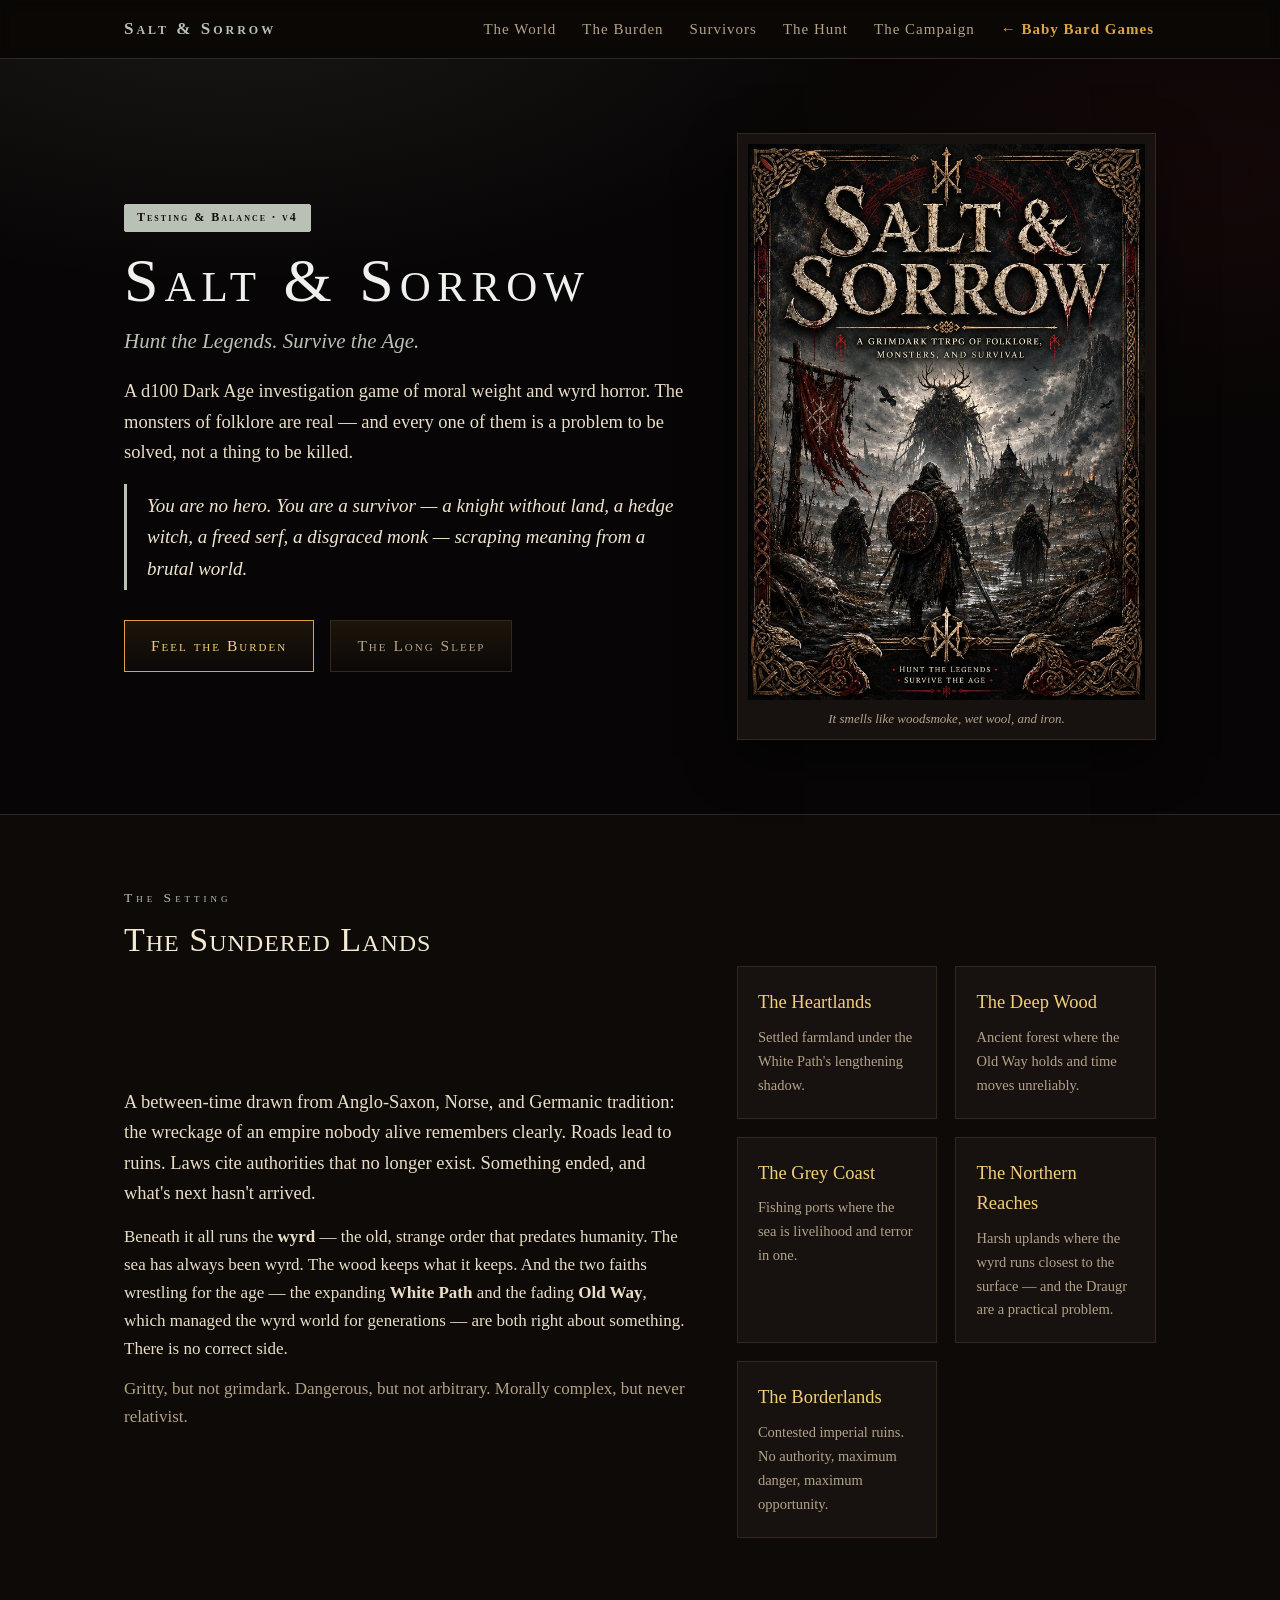
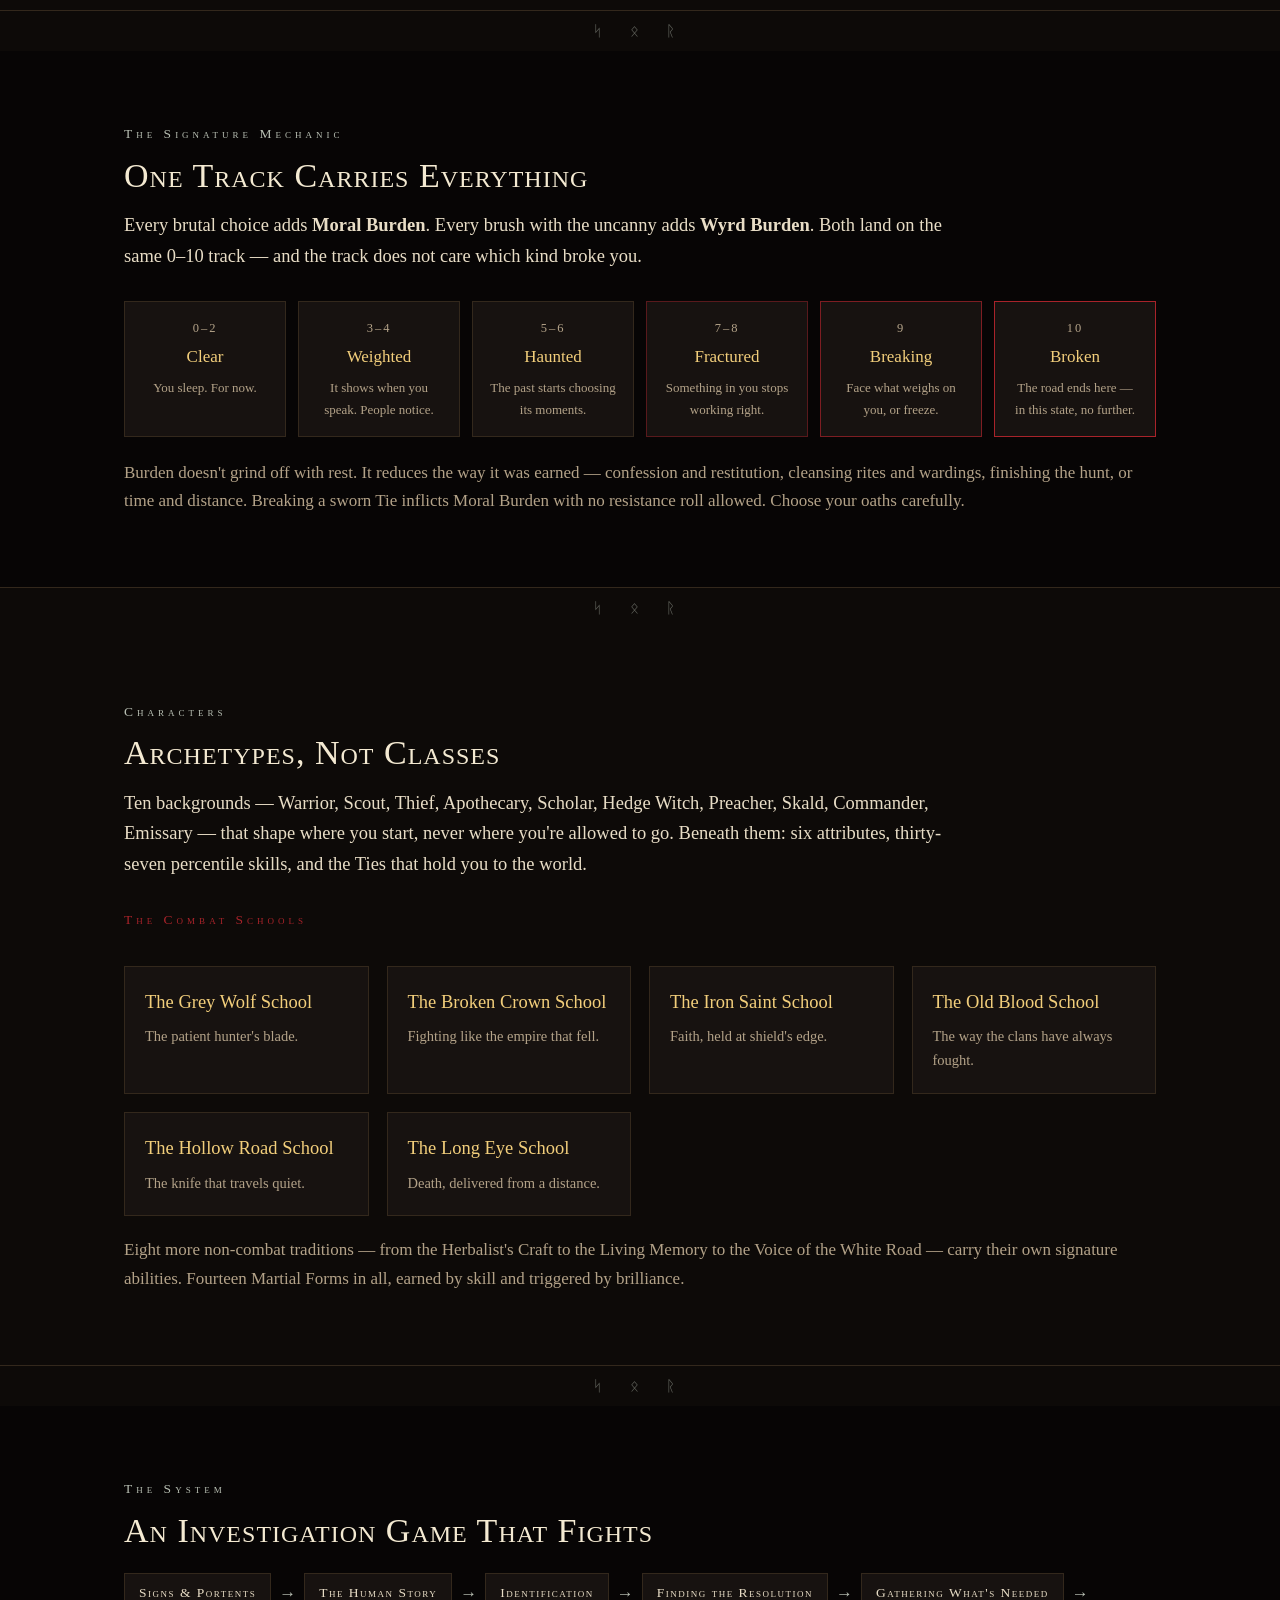
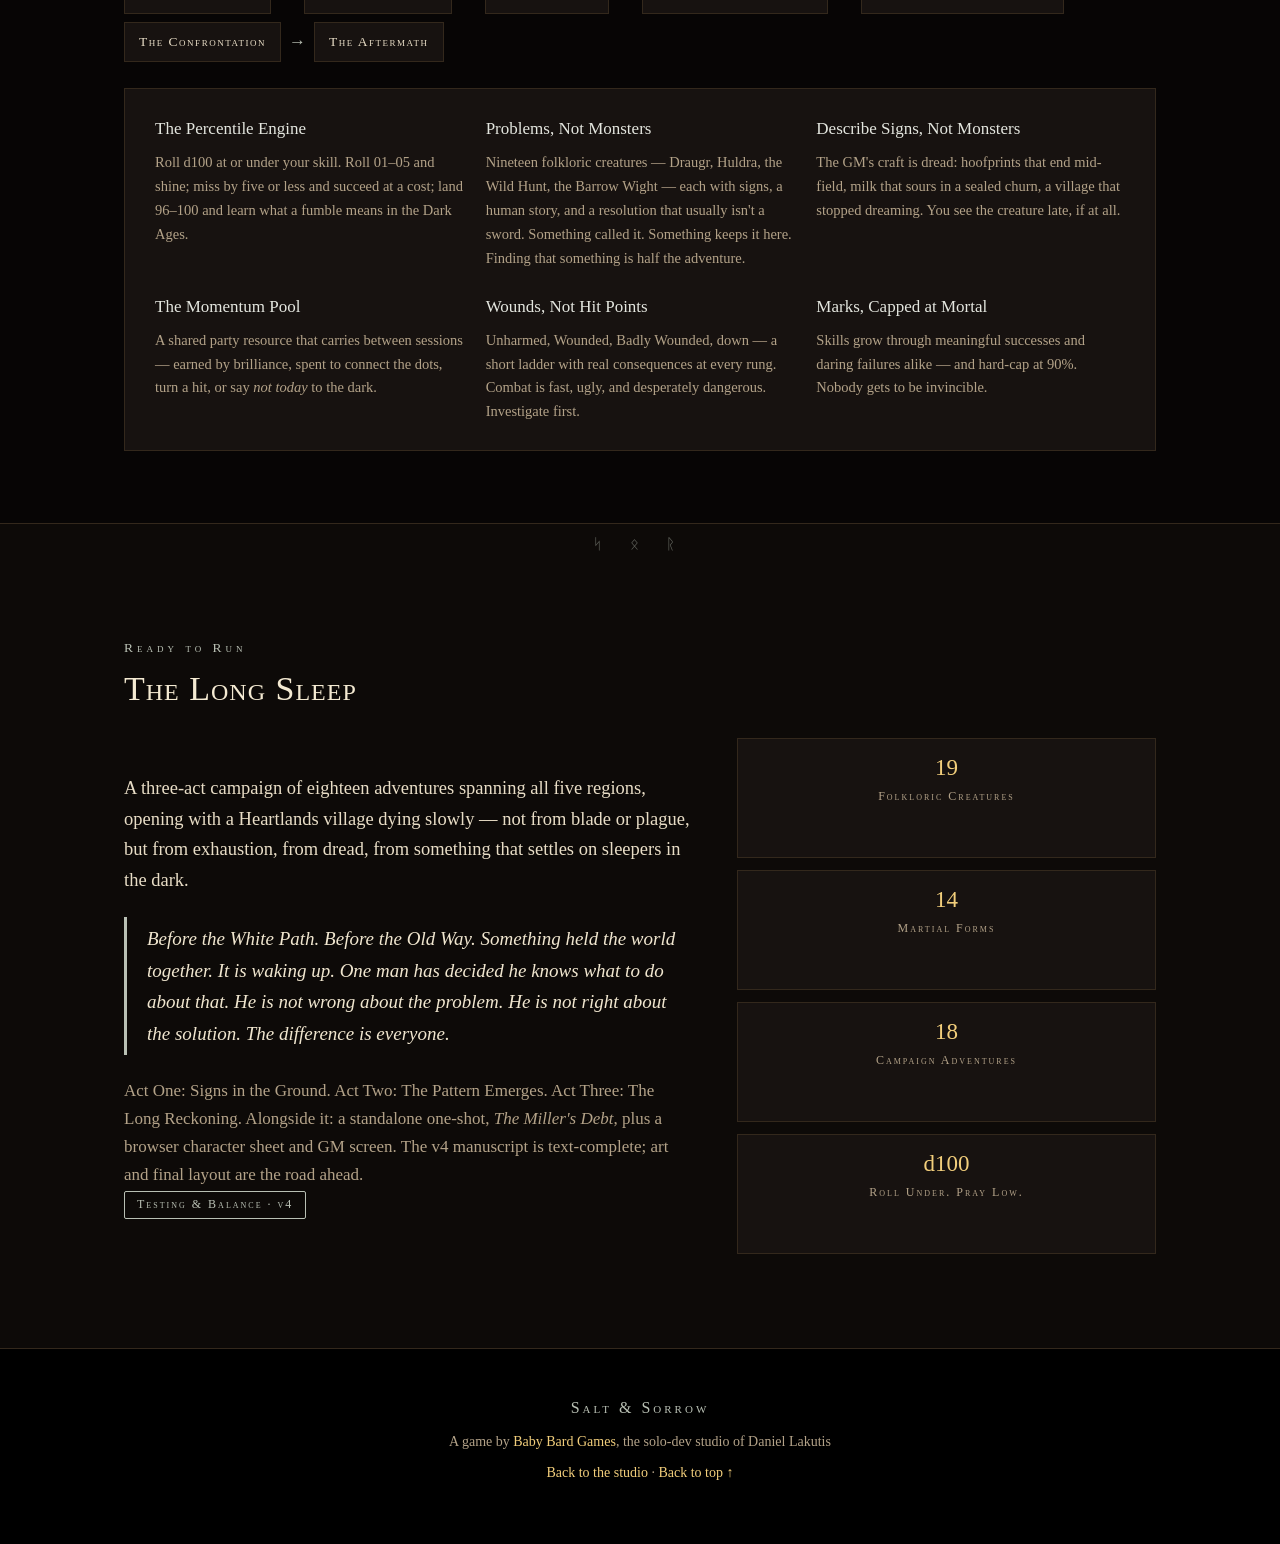
<file: salt-and-sorrow.html>
<!DOCTYPE html>
<html lang="en">
<head>
<meta charset="utf-8">
<meta name="viewport" content="width=device-width, initial-scale=1">
<title>Salt and Sorrow — Hunt the Legends. Survive the Age. | Baby Bard Games</title>
<meta name="description" content="Salt and Sorrow, a d100 Dark Age investigation RPG by Baby Bard Games. Folkloric monsters are problems to be solved — and every answer adds to your Burden.">
<link rel="icon" href="data:image/svg+xml,<svg xmlns=%22http://www.w3.org/2000/svg%22 viewBox=%220 0 100 100%22><text y=%22.9em%22 font-size=%2290%22>🐺</text></svg>">
<link rel="stylesheet" href="styles.css">
<style>
  body { --accent: #b9c0b4; }
  .s-hero {
    background:
      radial-gradient(1100px 500px at 18% -10%, rgba(185, 192, 180, 0.10), transparent 60%),
      radial-gradient(900px 480px at 95% 15%, rgba(168, 35, 42, 0.08), transparent 55%),
      var(--bg-deep);
    border-bottom: 1px solid var(--line);
    padding: 74px 0;
  }
  .s-hero h1 {
    font-size: clamp(38px, 6vw, 62px); letter-spacing: 6px; font-variant: small-caps;
    color: #eff1ec; line-height: 1.1;
  }
  .s-hero .epithet { color: var(--accent); font-style: italic; font-size: 21px; margin: 10px 0 18px; }
  .burden-track { display: grid; grid-template-columns: repeat(auto-fit, minmax(160px, 1fr)); gap: 12px; margin-top: 30px; }
  .burden-track .b {
    background: var(--panel); border: 1px solid var(--line); padding: 16px; text-align: center;
  }
  .burden-track .b .n { color: var(--ink-dim); font-size: 12.5px; letter-spacing: 2px; }
  .burden-track .b h3 { margin: 4px 0 6px; font-size: 17px; }
  .burden-track .b p { font-size: 13px; color: var(--ink-dim); }
  .burden-track .b:nth-child(4) { border-color: rgba(168,35,42,.45); }
  .burden-track .b:nth-child(5) { border-color: rgba(168,35,42,.7); }
  .burden-track .b:nth-child(6) { border-color: #a8232a; }
  .phases { display: flex; flex-wrap: wrap; gap: 8px; margin: 22px 0; align-items: center; }
  .phases .ph {
    border: 1px solid var(--line); background: var(--panel); color: var(--ink);
    padding: 8px 14px; font-variant: small-caps; letter-spacing: 1.5px; font-size: 13.5px;
  }
  .phases .arrow { color: var(--accent); }
  .dice-panel {
    background: var(--panel); border: 1px solid var(--line); padding: 26px 30px; margin-top: 26px;
    display: grid; grid-template-columns: repeat(auto-fit, minmax(240px, 1fr)); gap: 22px;
  }
  .dice-panel h3 { font-size: 17px; color: #e4e6df; }
  .dice-panel p { font-size: 14.5px; color: var(--ink-dim); }
  .divider-rune { text-align: center; color: var(--accent); opacity: .5; font-size: 15px; letter-spacing: 12px; padding: 8px 0; }
</style>
</head>
<body>

<nav class="site" aria-label="Salt and Sorrow">
  <div class="bar">
    <a class="brand" href="#stop" style="color:#b9c0b4">Salt &amp; Sorrow</a>
    <ul>
      <li><a class="navlink" href="#world">The World</a></li>
      <li><a class="navlink" href="#burden">The Burden</a></li>
      <li><a class="navlink" href="#survivors">Survivors</a></li>
      <li><a class="navlink" href="#hunt">The Hunt</a></li>
      <li><a class="navlink" href="#campaign">The Campaign</a></li>
      <li><a class="navlink hot" href="index.html">← Baby Bard Games</a></li>
    </ul>
  </div>
</nav>

<header class="s-hero" id="stop">
  <div class="wrap cols">
    <div>
      <span class="chip solid">Testing &amp; Balance · v4</span>
      <h1>Salt &amp; Sorrow</h1>
      <p class="epithet">Hunt the Legends. Survive the Age.</p>
      <p class="lede">A d100 Dark Age investigation game of moral weight and wyrd horror. The monsters of folklore are real — and every one of them is a problem to be solved, not a thing to be killed.</p>
      <blockquote class="pull" style="margin-top:16px">You are no hero. You are a survivor — a knight without land, a hedge witch, a freed serf, a disgraced monk — scraping meaning from a brutal world.</blockquote>
      <a class="btn" href="#burden">Feel the Burden</a>
      <a class="btn ghost" href="#campaign">The Long Sleep</a>
    </div>
    <figure class="framed">
      <img src="assets/salt-sorrow-cover.jpg" alt="Salt and Sorrow cover — cloaked warriors crossing a fen toward a stag-skulled tree-wraith, ravens overhead">
      <figcaption>It smells like woodsmoke, wet wool, and iron.</figcaption>
    </figure>
  </div>
</header>

<main>

<!-- ══════════════════ WORLD ══════════════════ -->
<section class="block" id="world">
  <div class="wrap reveal">
    <div class="kicker">The Setting</div>
    <h2 class="title">The Sundered Lands</h2>
    <div class="cols">
      <div>
        <p class="lede">A between-time drawn from Anglo-Saxon, Norse, and Germanic tradition: the wreckage of an empire nobody alive remembers clearly. Roads lead to ruins. Laws cite authorities that no longer exist. Something ended, and what's next hasn't arrived.</p>
        <p>Beneath it all runs the <b>wyrd</b> — the old, strange order that predates humanity. The sea has always been wyrd. The wood keeps what it keeps. And the two faiths wrestling for the age — the expanding <b>White Path</b> and the fading <b>Old Way</b>, which managed the wyrd world for generations — are both right about something. There is no correct side.</p>
        <p class="dim">Gritty, but not grimdark. Dangerous, but not arbitrary. Morally complex, but never relativist.</p>
      </div>
      <div class="cards" style="margin-top:0; grid-template-columns: 1fr 1fr;">
        <div class="card region-card"><h3>The Heartlands</h3><p>Settled farmland under the White Path's lengthening shadow.</p></div>
        <div class="card region-card"><h3>The Deep Wood</h3><p>Ancient forest where the Old Way holds and time moves unreliably.</p></div>
        <div class="card region-card"><h3>The Grey Coast</h3><p>Fishing ports where the sea is livelihood and terror in one.</p></div>
        <div class="card region-card"><h3>The Northern Reaches</h3><p>Harsh uplands where the wyrd runs closest to the surface — and the Draugr are a practical problem.</p></div>
        <div class="card region-card"><h3>The Borderlands</h3><p>Contested imperial ruins. No authority, maximum danger, maximum opportunity.</p></div>
      </div>
    </div>
  </div>
</section>

<div class="divider-rune">ᛋ ᛟ ᚱ</div>

<!-- ══════════════════ BURDEN ══════════════════ -->
<section class="block alt" id="burden">
  <div class="wrap reveal">
    <div class="kicker">The Signature Mechanic</div>
    <h2 class="title">One Track Carries Everything</h2>
    <p class="lede" style="max-width:820px">Every brutal choice adds <b>Moral Burden</b>. Every brush with the uncanny adds <b>Wyrd Burden</b>. Both land on the same 0–10 track — and the track does not care which kind broke you.</p>
    <div class="burden-track">
      <div class="b"><div class="n">0–2</div><h3>Clear</h3><p>You sleep. For now.</p></div>
      <div class="b"><div class="n">3–4</div><h3>Weighted</h3><p>It shows when you speak. People notice.</p></div>
      <div class="b"><div class="n">5–6</div><h3>Haunted</h3><p>The past starts choosing its moments.</p></div>
      <div class="b"><div class="n">7–8</div><h3>Fractured</h3><p>Something in you stops working right.</p></div>
      <div class="b"><div class="n">9</div><h3>Breaking</h3><p>Face what weighs on you, or freeze.</p></div>
      <div class="b"><div class="n">10</div><h3>Broken</h3><p>The road ends here — in this state, no further.</p></div>
    </div>
    <p class="dim" style="margin-top:22px">Burden doesn't grind off with rest. It reduces the way it was earned — confession and restitution, cleansing rites and wardings, finishing the hunt, or time and distance. Breaking a sworn Tie inflicts Moral Burden with no resistance roll allowed. Choose your oaths carefully.</p>
  </div>
</section>

<div class="divider-rune">ᛋ ᛟ ᚱ</div>

<!-- ══════════════════ SURVIVORS ══════════════════ -->
<section class="block" id="survivors">
  <div class="wrap reveal">
    <div class="kicker">Characters</div>
    <h2 class="title">Archetypes, Not Classes</h2>
    <p class="lede" style="max-width:820px">Ten backgrounds — Warrior, Scout, Thief, Apothecary, Scholar, Hedge Witch, Preacher, Skald, Commander, Emissary — that shape where you start, never where you're allowed to go. Beneath them: six attributes, thirty-seven percentile skills, and the Ties that hold you to the world.</p>
    <div class="role-label" style="font-variant:small-caps; letter-spacing:4px; font-size:13.5px; color:#a8232a; margin:30px 0 4px">The Combat Schools</div>
    <div class="cards">
      <div class="card"><h3>The Grey Wolf School</h3><p>The patient hunter's blade.</p></div>
      <div class="card"><h3>The Broken Crown School</h3><p>Fighting like the empire that fell.</p></div>
      <div class="card"><h3>The Iron Saint School</h3><p>Faith, held at shield's edge.</p></div>
      <div class="card"><h3>The Old Blood School</h3><p>The way the clans have always fought.</p></div>
      <div class="card"><h3>The Hollow Road School</h3><p>The knife that travels quiet.</p></div>
      <div class="card"><h3>The Long Eye School</h3><p>Death, delivered from a distance.</p></div>
    </div>
    <p class="dim" style="margin-top:20px">Eight more non-combat traditions — from the Herbalist's Craft to the Living Memory to the Voice of the White Road — carry their own signature abilities. Fourteen Martial Forms in all, earned by skill and triggered by brilliance.</p>
  </div>
</section>

<div class="divider-rune">ᛋ ᛟ ᚱ</div>

<!-- ══════════════════ THE HUNT ══════════════════ -->
<section class="block alt" id="hunt">
  <div class="wrap reveal">
    <div class="kicker">The System</div>
    <h2 class="title">An Investigation Game That Fights</h2>
    <div class="phases">
      <span class="ph">Signs &amp; Portents</span><span class="arrow">→</span>
      <span class="ph">The Human Story</span><span class="arrow">→</span>
      <span class="ph">Identification</span><span class="arrow">→</span>
      <span class="ph">Finding the Resolution</span><span class="arrow">→</span>
      <span class="ph">Gathering What's Needed</span><span class="arrow">→</span>
      <span class="ph">The Confrontation</span><span class="arrow">→</span>
      <span class="ph">The Aftermath</span>
    </div>
    <div class="dice-panel">
      <div><h3>The Percentile Engine</h3><p>Roll d100 at or under your skill. Roll 01–05 and shine; miss by five or less and succeed at a cost; land 96–100 and learn what a fumble means in the Dark Ages.</p></div>
      <div><h3>Problems, Not Monsters</h3><p>Nineteen folkloric creatures — Draugr, Huldra, the Wild Hunt, the Barrow Wight — each with signs, a human story, and a resolution that usually isn't a sword. Something called it. Something keeps it here. Finding that something is half the adventure.</p></div>
      <div><h3>Describe Signs, Not Monsters</h3><p>The GM's craft is dread: hoofprints that end mid-field, milk that sours in a sealed churn, a village that stopped dreaming. You see the creature late, if at all.</p></div>
      <div><h3>The Momentum Pool</h3><p>A shared party resource that carries between sessions — earned by brilliance, spent to connect the dots, turn a hit, or say <em>not today</em> to the dark.</p></div>
      <div><h3>Wounds, Not Hit Points</h3><p>Unharmed, Wounded, Badly Wounded, down — a short ladder with real consequences at every rung. Combat is fast, ugly, and desperately dangerous. Investigate first.</p></div>
      <div><h3>Marks, Capped at Mortal</h3><p>Skills grow through meaningful successes and daring failures alike — and hard-cap at 90%. Nobody gets to be invincible.</p></div>
    </div>
  </div>
</section>

<div class="divider-rune">ᛋ ᛟ ᚱ</div>

<!-- ══════════════════ CAMPAIGN ══════════════════ -->
<section class="block" id="campaign">
  <div class="wrap reveal">
    <div class="kicker">Ready to Run</div>
    <h2 class="title">The Long Sleep</h2>
    <div class="cols">
      <div>
        <p class="lede">A three-act campaign of eighteen adventures spanning all five regions, opening with a Heartlands village dying slowly — not from blade or plague, but from exhaustion, from dread, from something that settles on sleepers in the dark.</p>
        <blockquote class="pull">Before the White Path. Before the Old Way. Something held the world together. It is waking up. One man has decided he knows what to do about that. He is not wrong about the problem. He is not right about the solution. The difference is everyone.</blockquote>
        <p class="dim">Act One: Signs in the Ground. Act Two: The Pattern Emerges. Act Three: The Long Reckoning. Alongside it: a standalone one-shot, <em>The Miller's Debt</em>, plus a browser character sheet and GM screen. The v4 manuscript is text-complete; art and final layout are the road ahead.</p>
        <span class="chip">Testing &amp; Balance · v4</span>
      </div>
      <div>
        <div class="statrow" style="flex-direction:column">
          <div class="stat"><div class="n">19</div><div class="l">Folkloric Creatures</div></div>
          <div class="stat"><div class="n">14</div><div class="l">Martial Forms</div></div>
          <div class="stat"><div class="n">18</div><div class="l">Campaign Adventures</div></div>
          <div class="stat"><div class="n">d100</div><div class="l">Roll Under. Pray Low.</div></div>
        </div>
      </div>
    </div>
  </div>
</section>

</main>

<footer class="site">
  <div class="mark" style="color:#b9c0b4">Salt &amp; Sorrow</div>
  <p>A game by <a href="index.html">Baby Bard Games</a>, the solo-dev studio of Daniel Lakutis</p>
  <p><a href="index.html#tabletop-shelf">Back to the studio</a> · <a href="#stop">Back to top ↑</a></p>
</footer>

</body>
</html>
</file>
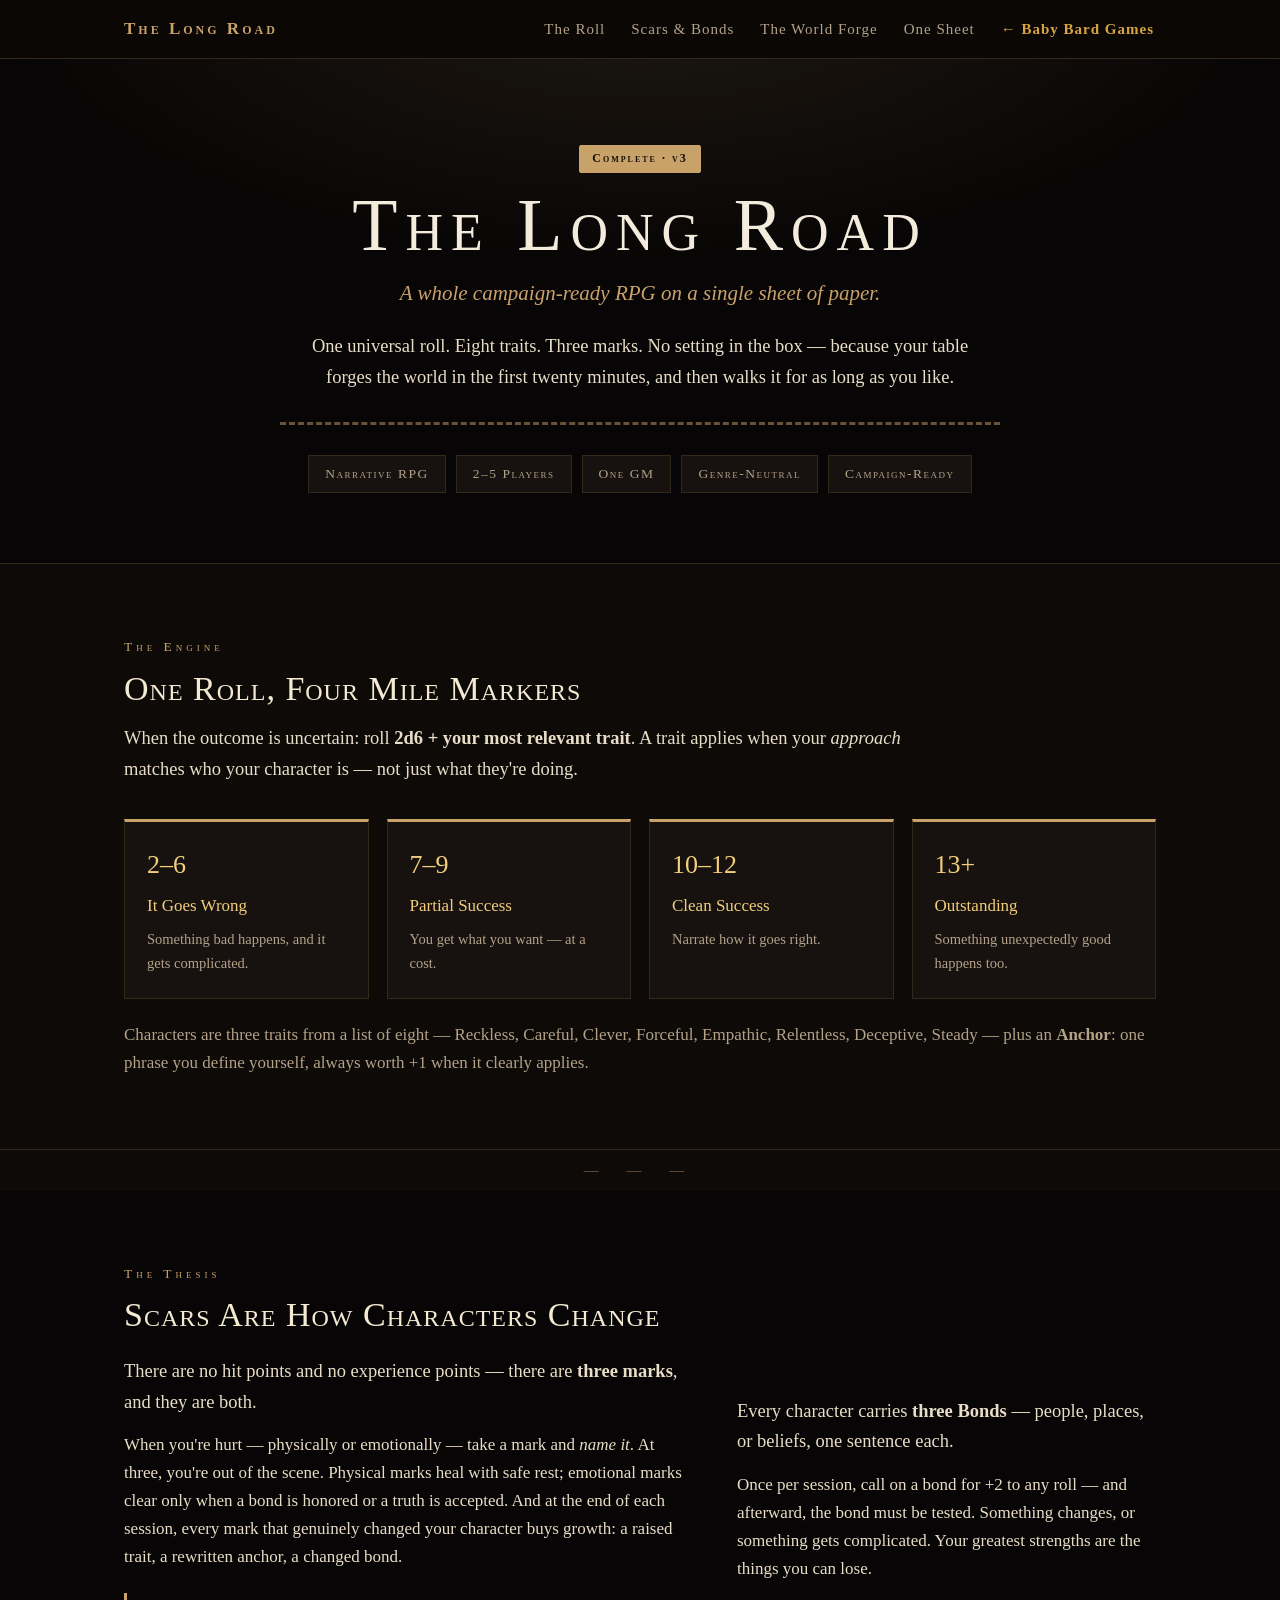
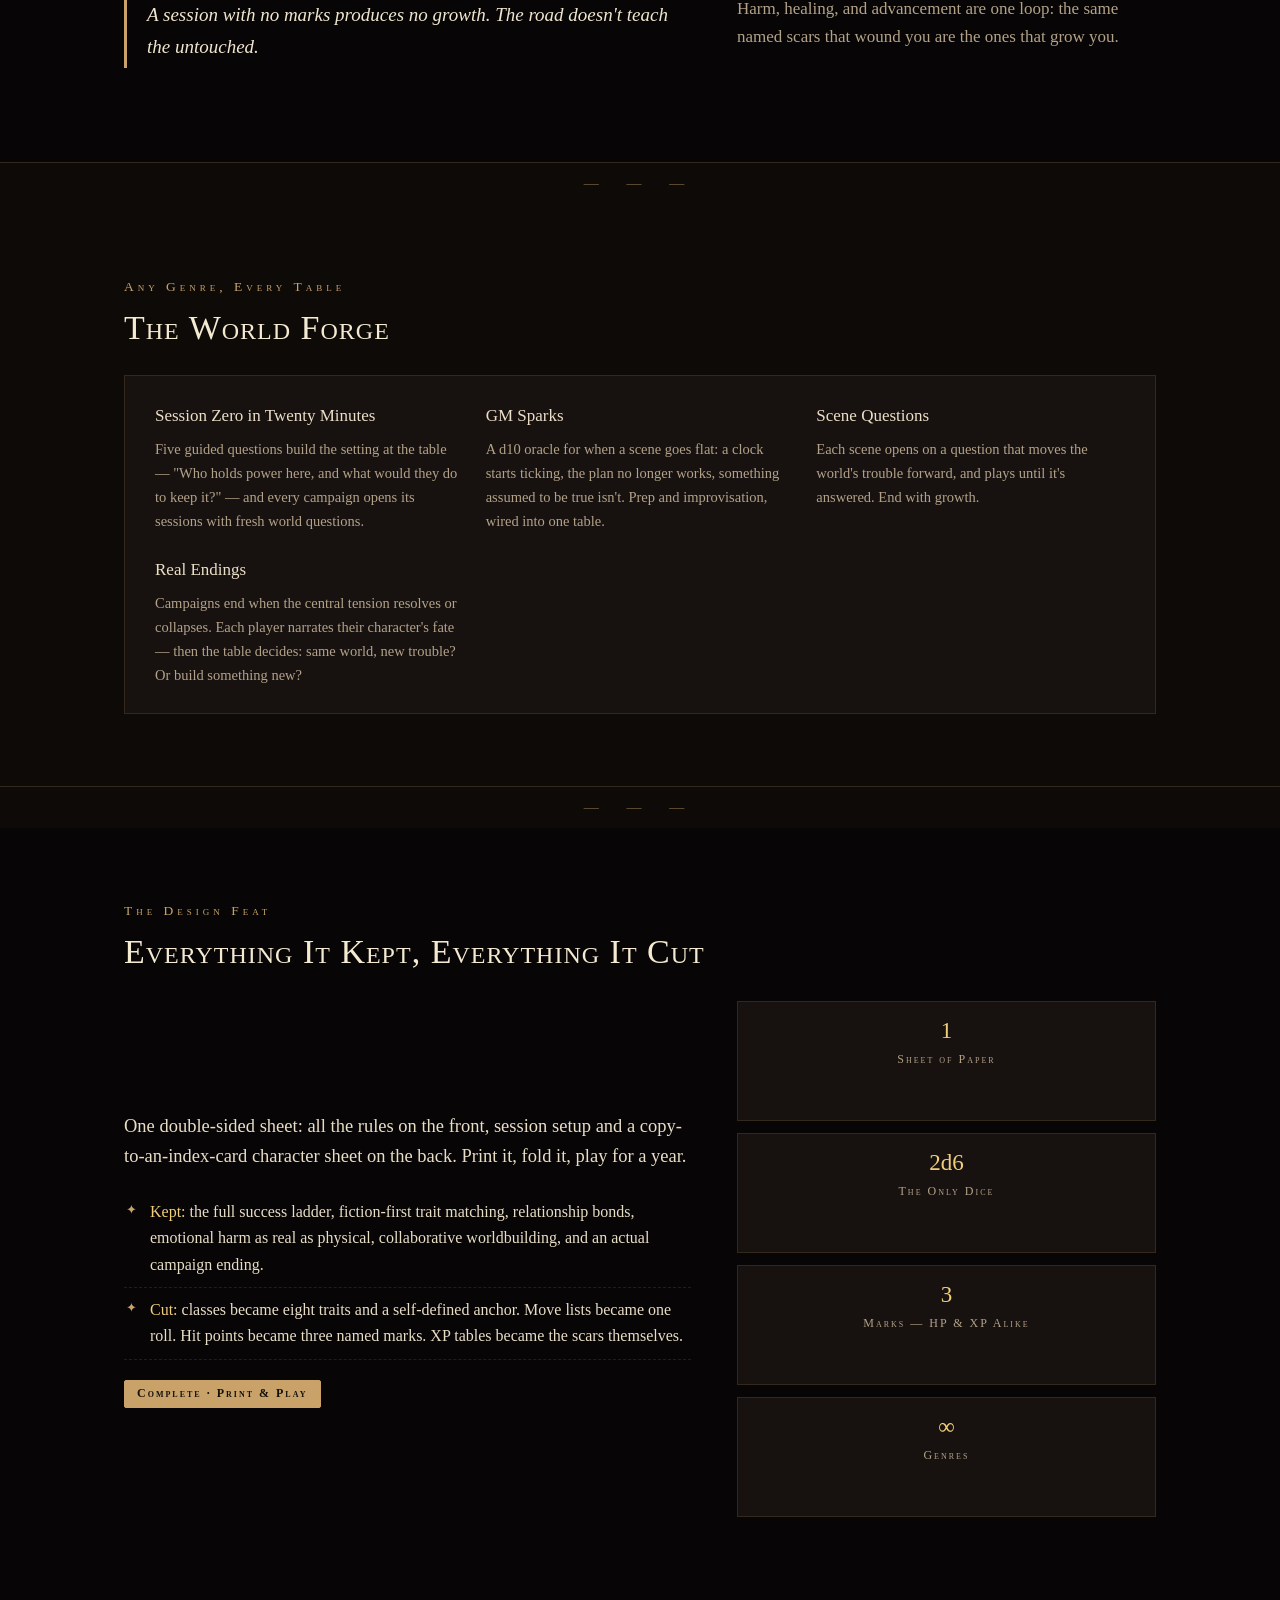
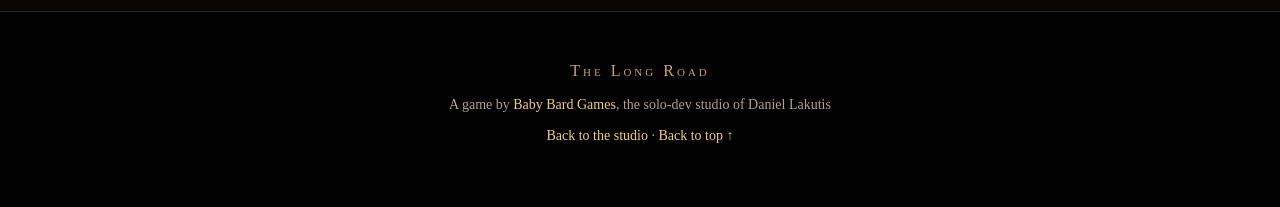
<file: the-long-road.html>
<!DOCTYPE html>
<html lang="en">
<head>
<meta charset="utf-8">
<meta name="viewport" content="width=device-width, initial-scale=1">
<title>The Long Road — A Whole RPG on One Page | Baby Bard Games</title>
<meta name="description" content="The Long Road, a complete campaign-ready narrative RPG on a single sheet, by Baby Bard Games. 2d6 + trait, any genre, and one thesis: scars are how characters change.">
<link rel="icon" href="data:image/svg+xml,<svg xmlns=%22http://www.w3.org/2000/svg%22 viewBox=%220 0 100 100%22><text y=%22.9em%22 font-size=%2290%22>🛣️</text></svg>">
<link rel="stylesheet" href="styles.css">
<style>
  body { --accent: #c9a26a; }
  .r-hero {
    background:
      radial-gradient(1100px 480px at 50% -15%, rgba(201, 162, 106, 0.12), transparent 60%),
      var(--bg-deep);
    border-bottom: 1px solid var(--line);
    padding: 84px 0 70px; text-align: center;
  }
  .r-hero h1 {
    font-size: clamp(42px, 7vw, 74px); letter-spacing: 8px; font-variant: small-caps;
    color: #f3ecdd; line-height: 1.05;
  }
  .r-hero .epithet { color: var(--accent); font-style: italic; font-size: 21px; margin: 12px 0 20px; }
  .roadline {
    max-width: 720px; margin: 30px auto 0; border-top: 3px dashed rgba(201, 162, 106, 0.5);
    position: relative; height: 1px;
  }
  .tags { display: flex; flex-wrap: wrap; gap: 10px; justify-content: center; margin-top: 30px; }
  .tags span {
    border: 1px solid var(--line); background: var(--panel); color: var(--ink-dim);
    padding: 7px 16px; font-size: 13.5px; letter-spacing: 1.5px; font-variant: small-caps;
  }
  .miles { display: grid; grid-template-columns: repeat(auto-fit, minmax(210px, 1fr)); gap: 18px; margin-top: 34px; }
  .mile {
    background: var(--panel); border: 1px solid var(--line); border-top: 3px solid var(--accent);
    padding: 22px;
  }
  .mile .n { font-size: 26px; color: var(--gold-bright); }
  .mile h3 { margin: 6px 0 8px; font-size: 17px; }
  .mile p { font-size: 14.5px; color: var(--ink-dim); }
  .dice-panel {
    background: var(--panel); border: 1px solid var(--line); padding: 26px 30px; margin-top: 26px;
    display: grid; grid-template-columns: repeat(auto-fit, minmax(240px, 1fr)); gap: 22px;
  }
  .dice-panel h3 { font-size: 17px; color: #ecdfc8; }
  .dice-panel p { font-size: 14.5px; color: var(--ink-dim); }
  .divider-road { text-align: center; color: var(--accent); opacity: .55; font-size: 15px; letter-spacing: 12px; padding: 8px 0; }
</style>
</head>
<body>

<nav class="site" aria-label="The Long Road">
  <div class="bar">
    <a class="brand" href="#rtop" style="color:#c9a26a">The Long Road</a>
    <ul>
      <li><a class="navlink" href="#roll">The Roll</a></li>
      <li><a class="navlink" href="#scars">Scars &amp; Bonds</a></li>
      <li><a class="navlink" href="#forge">The World Forge</a></li>
      <li><a class="navlink" href="#sheet">One Sheet</a></li>
      <li><a class="navlink hot" href="index.html">← Baby Bard Games</a></li>
    </ul>
  </div>
</nav>

<header class="r-hero" id="rtop">
  <div class="wrap">
    <span class="chip solid">Complete · v3</span>
    <h1>The Long Road</h1>
    <p class="epithet">A whole campaign-ready RPG on a single sheet of paper.</p>
    <p class="lede" style="max-width:680px; margin-left:auto; margin-right:auto">One universal roll. Eight traits. Three marks. No setting in the box — because your table forges the world in the first twenty minutes, and then walks it for as long as you like.</p>
    <div class="roadline"></div>
    <div class="tags">
      <span>Narrative RPG</span><span>2–5 Players</span><span>One GM</span><span>Genre-Neutral</span><span>Campaign-Ready</span>
    </div>
  </div>
</header>

<main>

<!-- ══════════════════ THE ROLL ══════════════════ -->
<section class="block" id="roll">
  <div class="wrap reveal">
    <div class="kicker">The Engine</div>
    <h2 class="title">One Roll, Four Mile Markers</h2>
    <p class="lede" style="max-width:820px">When the outcome is uncertain: roll <b>2d6 + your most relevant trait</b>. A trait applies when your <em>approach</em> matches who your character is — not just what they're doing.</p>
    <div class="miles">
      <div class="mile"><div class="n">2–6</div><h3>It Goes Wrong</h3><p>Something bad happens, and it gets complicated.</p></div>
      <div class="mile"><div class="n">7–9</div><h3>Partial Success</h3><p>You get what you want — at a cost.</p></div>
      <div class="mile"><div class="n">10–12</div><h3>Clean Success</h3><p>Narrate how it goes right.</p></div>
      <div class="mile"><div class="n">13+</div><h3>Outstanding</h3><p>Something unexpectedly good happens too.</p></div>
    </div>
    <p class="dim" style="margin-top:22px">Characters are three traits from a list of eight — Reckless, Careful, Clever, Forceful, Empathic, Relentless, Deceptive, Steady — plus an <b>Anchor</b>: one phrase you define yourself, always worth +1 when it clearly applies.</p>
  </div>
</section>

<div class="divider-road">— — —</div>

<!-- ══════════════════ SCARS & BONDS ══════════════════ -->
<section class="block alt" id="scars">
  <div class="wrap reveal">
    <div class="kicker">The Thesis</div>
    <h2 class="title">Scars Are How Characters Change</h2>
    <div class="cols">
      <div>
        <p class="lede">There are no hit points and no experience points — there are <b>three marks</b>, and they are both.</p>
        <p>When you're hurt — physically or emotionally — take a mark and <em>name it</em>. At three, you're out of the scene. Physical marks heal with safe rest; emotional marks clear only when a bond is honored or a truth is accepted. And at the end of each session, every mark that genuinely changed your character buys growth: a raised trait, a rewritten anchor, a changed bond.</p>
        <blockquote class="pull">A session with no marks produces no growth. The road doesn't teach the untouched.</blockquote>
      </div>
      <div>
        <p class="lede">Every character carries <b>three Bonds</b> — people, places, or beliefs, one sentence each.</p>
        <p>Once per session, call on a bond for +2 to any roll — and afterward, the bond must be tested. Something changes, or something gets complicated. Your greatest strengths are the things you can lose.</p>
        <p class="dim">Harm, healing, and advancement are one loop: the same named scars that wound you are the ones that grow you.</p>
      </div>
    </div>
  </div>
</section>

<div class="divider-road">— — —</div>

<!-- ══════════════════ THE WORLD FORGE ══════════════════ -->
<section class="block" id="forge">
  <div class="wrap reveal">
    <div class="kicker">Any Genre, Every Table</div>
    <h2 class="title">The World Forge</h2>
    <div class="dice-panel">
      <div><h3>Session Zero in Twenty Minutes</h3><p>Five guided questions build the setting at the table — "Who holds power here, and what would they do to keep it?" — and every campaign opens its sessions with fresh world questions.</p></div>
      <div><h3>GM Sparks</h3><p>A d10 oracle for when a scene goes flat: a clock starts ticking, the plan no longer works, something assumed to be true isn't. Prep and improvisation, wired into one table.</p></div>
      <div><h3>Scene Questions</h3><p>Each scene opens on a question that moves the world's trouble forward, and plays until it's answered. End with growth.</p></div>
      <div><h3>Real Endings</h3><p>Campaigns end when the central tension resolves or collapses. Each player narrates their character's fate — then the table decides: same world, new trouble? Or build something new?</p></div>
    </div>
  </div>
</section>

<div class="divider-road">— — —</div>

<!-- ══════════════════ ONE SHEET ══════════════════ -->
<section class="block alt" id="sheet">
  <div class="wrap reveal">
    <div class="kicker">The Design Feat</div>
    <h2 class="title">Everything It Kept, Everything It Cut</h2>
    <div class="cols">
      <div>
        <p class="lede">One double-sided sheet: all the rules on the front, session setup and a copy-to-an-index-card character sheet on the back. Print it, fold it, play for a year.</p>
        <ul class="features">
          <li><b>Kept:</b> the full success ladder, fiction-first trait matching, relationship bonds, emotional harm as real as physical, collaborative worldbuilding, and an actual campaign ending.</li>
          <li><b>Cut:</b> classes became eight traits and a self-defined anchor. Move lists became one roll. Hit points became three named marks. XP tables became the scars themselves.</li>
        </ul>
        <span class="chip solid">Complete · Print &amp; Play</span>
      </div>
      <div>
        <div class="statrow" style="flex-direction:column">
          <div class="stat"><div class="n">1</div><div class="l">Sheet of Paper</div></div>
          <div class="stat"><div class="n">2d6</div><div class="l">The Only Dice</div></div>
          <div class="stat"><div class="n">3</div><div class="l">Marks — HP &amp; XP Alike</div></div>
          <div class="stat"><div class="n">∞</div><div class="l">Genres</div></div>
        </div>
      </div>
    </div>
  </div>
</section>

</main>

<footer class="site">
  <div class="mark" style="color:#c9a26a">The Long Road</div>
  <p>A game by <a href="index.html">Baby Bard Games</a>, the solo-dev studio of Daniel Lakutis</p>
  <p><a href="index.html#tabletop-shelf">Back to the studio</a> · <a href="#rtop">Back to top ↑</a></p>
</footer>

</body>
</html>
</file>
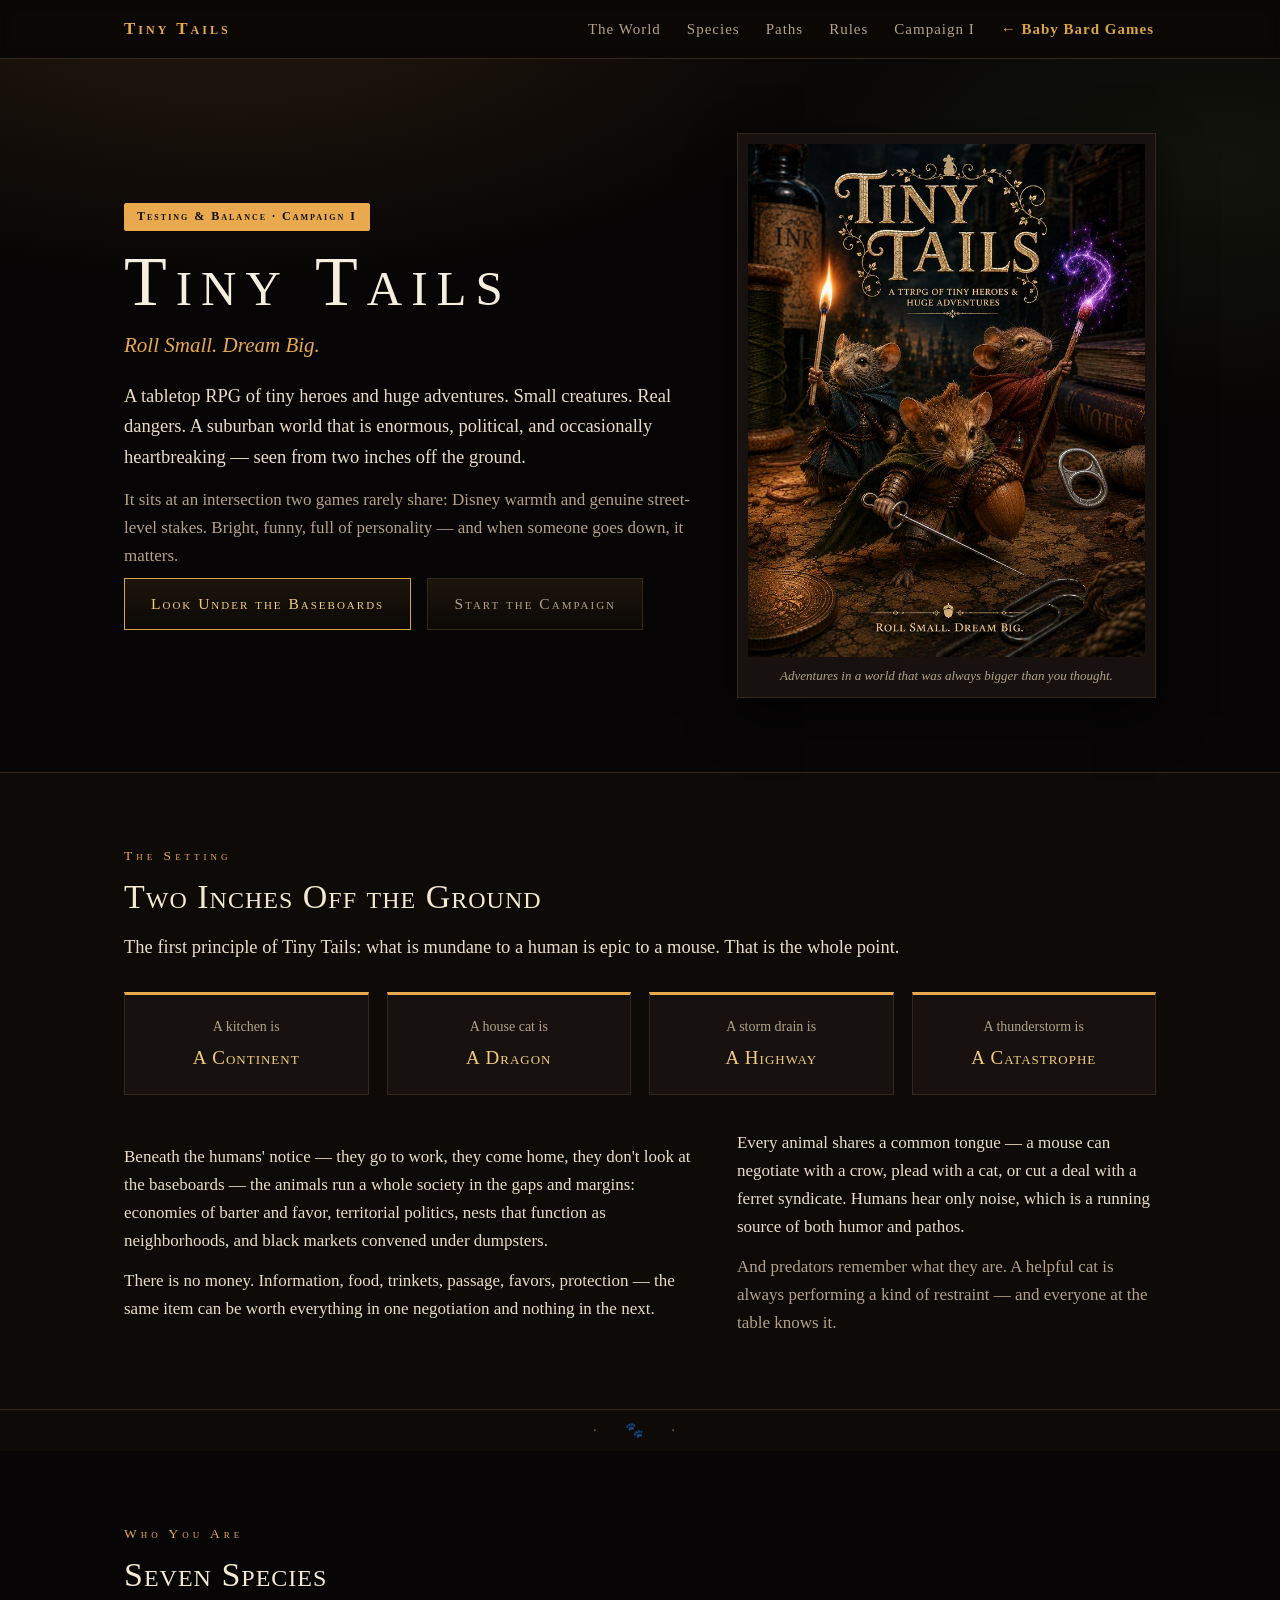
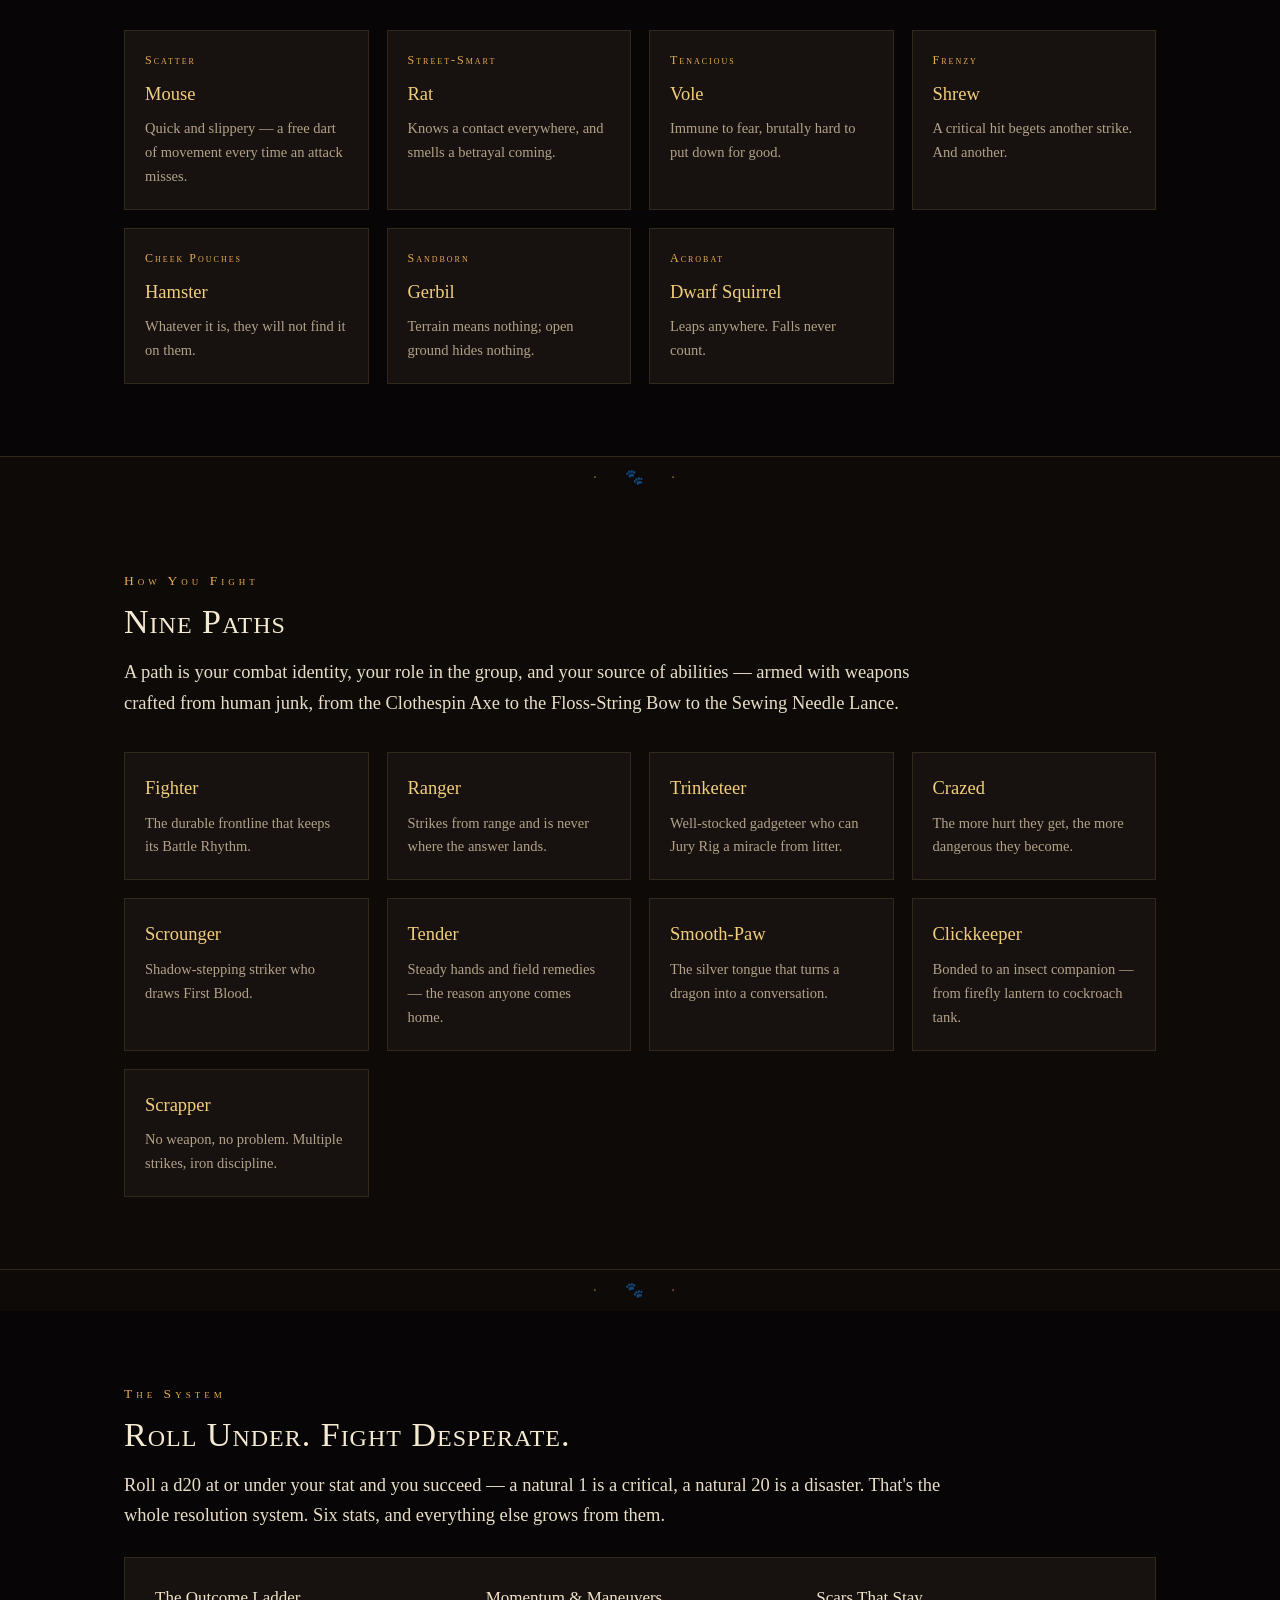
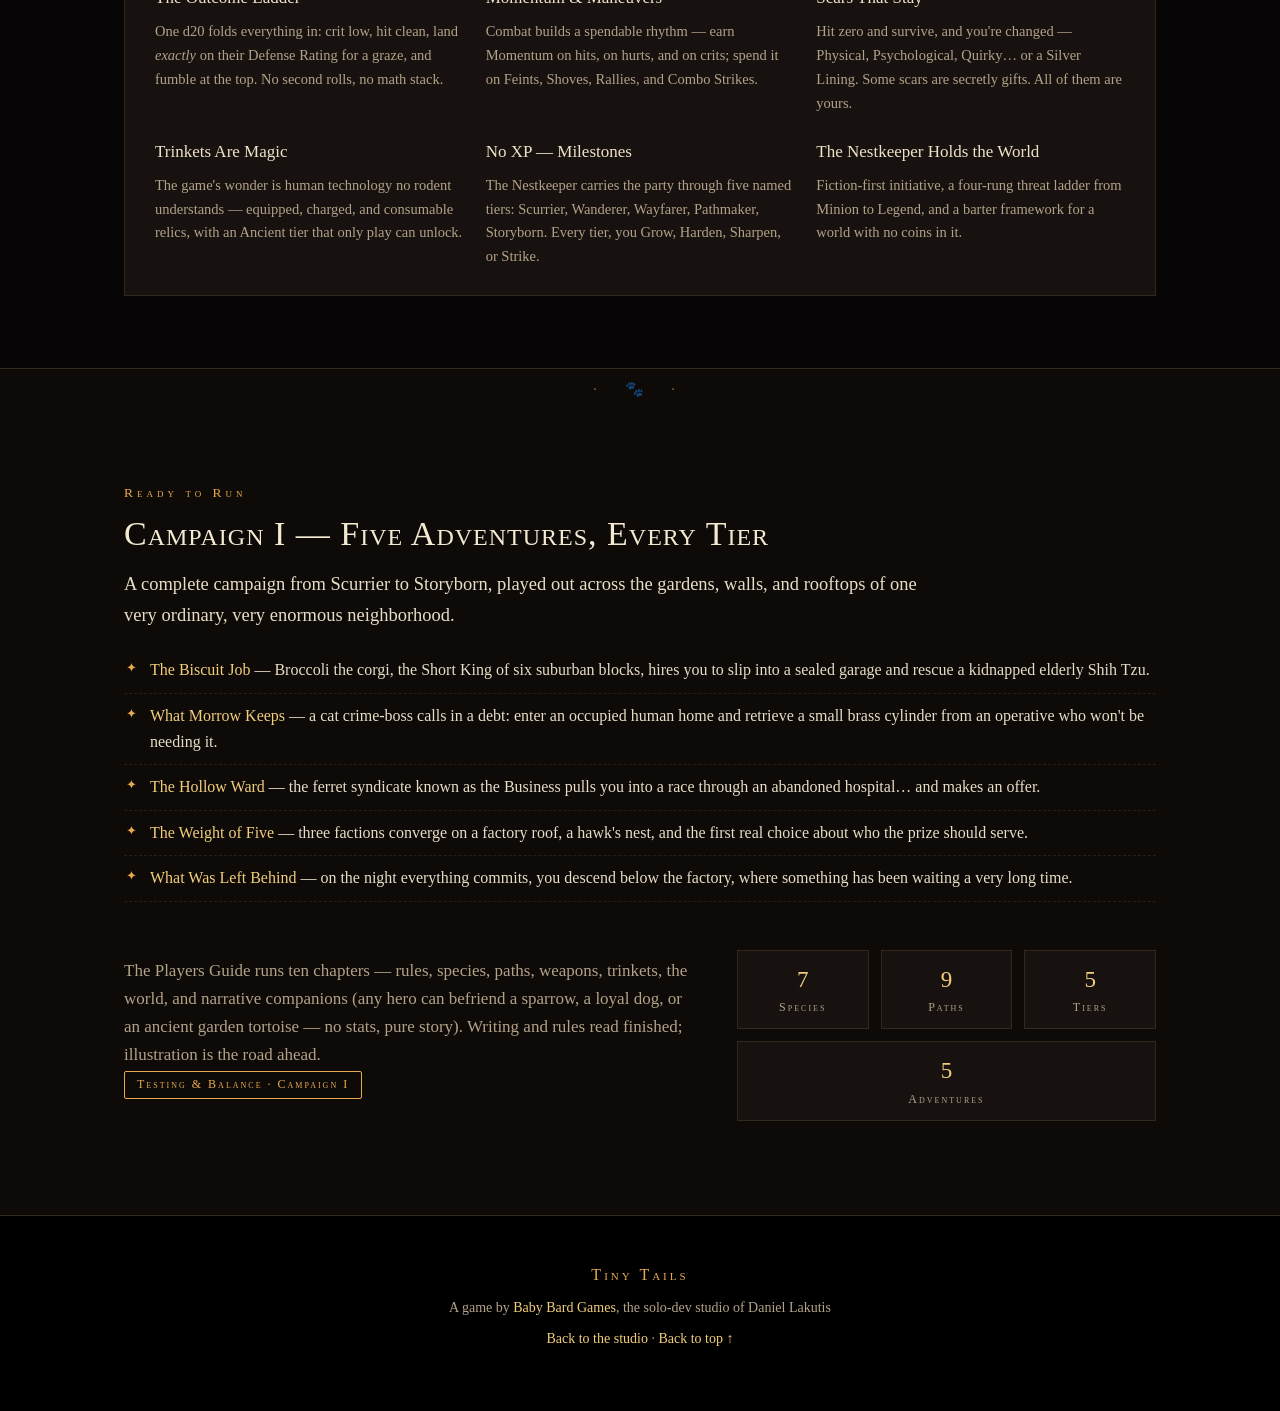
<file: tiny-tails.html>
<!DOCTYPE html>
<html lang="en">
<head>
<meta charset="utf-8">
<meta name="viewport" content="width=device-width, initial-scale=1">
<title>Tiny Tails — Roll Small. Dream Big. | Baby Bard Games</title>
<meta name="description" content="Tiny Tails, a tabletop RPG of intelligent rodents by Baby Bard Games. A kitchen is a continent, a house cat is a dragon — seven species, nine paths, and a suburban world seen from two inches off the ground.">
<link rel="icon" href="data:image/svg+xml,<svg xmlns=%22http://www.w3.org/2000/svg%22 viewBox=%220 0 100 100%22><text y=%22.9em%22 font-size=%2290%22>🐭</text></svg>">
<link rel="stylesheet" href="styles.css">
<style>
  body { --accent: #e8a94f; }
  .t-hero {
    background:
      radial-gradient(1100px 500px at 18% -10%, rgba(232, 169, 79, 0.13), transparent 60%),
      radial-gradient(900px 480px at 95% 15%, rgba(143, 190, 98, 0.08), transparent 55%),
      var(--bg-deep);
    border-bottom: 1px solid var(--line);
    padding: 74px 0;
  }
  .t-hero h1 {
    font-size: clamp(42px, 7vw, 70px); letter-spacing: 9px; font-variant: small-caps;
    color: #f6efdf; line-height: 1.05;
  }
  .t-hero .epithet { color: var(--accent); font-style: italic; font-size: 21px; margin: 10px 0 18px; }
  .scale-cards { display: grid; grid-template-columns: repeat(auto-fit, minmax(210px, 1fr)); gap: 18px; margin-top: 30px; }
  .scale-cards .sc {
    background: var(--panel); border: 1px solid var(--line); border-top: 3px solid var(--accent);
    padding: 20px; text-align: center;
  }
  .scale-cards .sc .small { color: var(--ink-dim); font-size: 14px; }
  .scale-cards .sc .big { color: var(--gold-bright); font-size: 19px; font-variant: small-caps; letter-spacing: 1px; margin-top: 4px; }
  .dice-panel {
    background: var(--panel); border: 1px solid var(--line); padding: 26px 30px; margin-top: 26px;
    display: grid; grid-template-columns: repeat(auto-fit, minmax(240px, 1fr)); gap: 22px;
  }
  .dice-panel h3 { font-size: 17px; color: #f0e2c8; }
  .dice-panel p { font-size: 14.5px; color: var(--ink-dim); }
  .divider-paw { text-align: center; color: var(--accent); opacity: .6; font-size: 15px; letter-spacing: 12px; padding: 8px 0; }
</style>
</head>
<body>

<nav class="site" aria-label="Tiny Tails">
  <div class="bar">
    <a class="brand" href="#ttop" style="color:#e8a94f">Tiny Tails</a>
    <ul>
      <li><a class="navlink" href="#world">The World</a></li>
      <li><a class="navlink" href="#species">Species</a></li>
      <li><a class="navlink" href="#paths">Paths</a></li>
      <li><a class="navlink" href="#rules">Rules</a></li>
      <li><a class="navlink" href="#campaign">Campaign I</a></li>
      <li><a class="navlink hot" href="index.html">← Baby Bard Games</a></li>
    </ul>
  </div>
</nav>

<header class="t-hero" id="ttop">
  <div class="wrap cols">
    <div>
      <span class="chip solid">Testing &amp; Balance · Campaign I</span>
      <h1>Tiny Tails</h1>
      <p class="epithet">Roll Small. Dream Big.</p>
      <p class="lede">A tabletop RPG of tiny heroes and huge adventures. Small creatures. Real dangers. A suburban world that is enormous, political, and occasionally heartbreaking — seen from two inches off the ground.</p>
      <p class="dim">It sits at an intersection two games rarely share: Disney warmth and genuine street-level stakes. Bright, funny, full of personality — and when someone goes down, it matters.</p>
      <a class="btn" href="#world">Look Under the Baseboards</a>
      <a class="btn ghost" href="#campaign">Start the Campaign</a>
    </div>
    <figure class="framed">
      <img src="assets/tiny-tails-cover.jpg" alt="Tiny Tails cover — heroic rodents in a huge suburban world">
      <figcaption>Adventures in a world that was always bigger than you thought.</figcaption>
    </figure>
  </div>
</header>

<main>

<!-- ══════════════════ WORLD ══════════════════ -->
<section class="block" id="world">
  <div class="wrap reveal">
    <div class="kicker">The Setting</div>
    <h2 class="title">Two Inches Off the Ground</h2>
    <p class="lede" style="max-width:820px">The first principle of Tiny Tails: what is mundane to a human is epic to a mouse. That is the whole point.</p>
    <div class="scale-cards">
      <div class="sc"><div class="small">A kitchen is</div><div class="big">A Continent</div></div>
      <div class="sc"><div class="small">A house cat is</div><div class="big">A Dragon</div></div>
      <div class="sc"><div class="small">A storm drain is</div><div class="big">A Highway</div></div>
      <div class="sc"><div class="small">A thunderstorm is</div><div class="big">A Catastrophe</div></div>
    </div>
    <div class="cols" style="margin-top:34px">
      <div>
        <p>Beneath the humans' notice — they go to work, they come home, they don't look at the baseboards — the animals run a whole society in the gaps and margins: economies of barter and favor, territorial politics, nests that function as neighborhoods, and black markets convened under dumpsters.</p>
        <p>There is no money. Information, food, trinkets, passage, favors, protection — the same item can be worth everything in one negotiation and nothing in the next.</p>
      </div>
      <div>
        <p>Every animal shares a common tongue — a mouse can negotiate with a crow, plead with a cat, or cut a deal with a ferret syndicate. Humans hear only noise, which is a running source of both humor and pathos.</p>
        <p class="dim">And predators remember what they are. A helpful cat is always performing a kind of restraint — and everyone at the table knows it.</p>
      </div>
    </div>
  </div>
</section>

<div class="divider-paw">· 🐾 ·</div>

<!-- ══════════════════ SPECIES ══════════════════ -->
<section class="block alt" id="species">
  <div class="wrap reveal">
    <div class="kicker">Who You Are</div>
    <h2 class="title">Seven Species</h2>
    <div class="cards">
      <div class="card"><span class="flower">Scatter</span><h3>Mouse</h3><p>Quick and slippery — a free dart of movement every time an attack misses.</p></div>
      <div class="card"><span class="flower">Street-Smart</span><h3>Rat</h3><p>Knows a contact everywhere, and smells a betrayal coming.</p></div>
      <div class="card"><span class="flower">Tenacious</span><h3>Vole</h3><p>Immune to fear, brutally hard to put down for good.</p></div>
      <div class="card"><span class="flower">Frenzy</span><h3>Shrew</h3><p>A critical hit begets another strike. And another.</p></div>
      <div class="card"><span class="flower">Cheek Pouches</span><h3>Hamster</h3><p>Whatever it is, they will not find it on them.</p></div>
      <div class="card"><span class="flower">Sandborn</span><h3>Gerbil</h3><p>Terrain means nothing; open ground hides nothing.</p></div>
      <div class="card"><span class="flower">Acrobat</span><h3>Dwarf Squirrel</h3><p>Leaps anywhere. Falls never count.</p></div>
    </div>
  </div>
</section>

<div class="divider-paw">· 🐾 ·</div>

<!-- ══════════════════ PATHS ══════════════════ -->
<section class="block" id="paths">
  <div class="wrap reveal">
    <div class="kicker">How You Fight</div>
    <h2 class="title">Nine Paths</h2>
    <p class="lede" style="max-width:820px">A path is your combat identity, your role in the group, and your source of abilities — armed with weapons crafted from human junk, from the Clothespin Axe to the Floss-String Bow to the Sewing Needle Lance.</p>
    <div class="cards">
      <div class="card"><h3>Fighter</h3><p>The durable frontline that keeps its Battle Rhythm.</p></div>
      <div class="card"><h3>Ranger</h3><p>Strikes from range and is never where the answer lands.</p></div>
      <div class="card"><h3>Trinketeer</h3><p>Well-stocked gadgeteer who can Jury Rig a miracle from litter.</p></div>
      <div class="card"><h3>Crazed</h3><p>The more hurt they get, the more dangerous they become.</p></div>
      <div class="card"><h3>Scrounger</h3><p>Shadow-stepping striker who draws First Blood.</p></div>
      <div class="card"><h3>Tender</h3><p>Steady hands and field remedies — the reason anyone comes home.</p></div>
      <div class="card"><h3>Smooth-Paw</h3><p>The silver tongue that turns a dragon into a conversation.</p></div>
      <div class="card"><h3>Clickkeeper</h3><p>Bonded to an insect companion — from firefly lantern to cockroach tank.</p></div>
      <div class="card"><h3>Scrapper</h3><p>No weapon, no problem. Multiple strikes, iron discipline.</p></div>
    </div>
  </div>
</section>

<div class="divider-paw">· 🐾 ·</div>

<!-- ══════════════════ RULES ══════════════════ -->
<section class="block alt" id="rules">
  <div class="wrap reveal">
    <div class="kicker">The System</div>
    <h2 class="title">Roll Under. Fight Desperate.</h2>
    <p class="lede" style="max-width:820px">Roll a d20 at or under your stat and you succeed — a natural 1 is a critical, a natural 20 is a disaster. That's the whole resolution system. Six stats, and everything else grows from them.</p>
    <div class="dice-panel">
      <div><h3>The Outcome Ladder</h3><p>One d20 folds everything in: crit low, hit clean, land <em>exactly</em> on their Defense Rating for a graze, and fumble at the top. No second rolls, no math stack.</p></div>
      <div><h3>Momentum &amp; Maneuvers</h3><p>Combat builds a spendable rhythm — earn Momentum on hits, on hurts, and on crits; spend it on Feints, Shoves, Rallies, and Combo Strikes.</p></div>
      <div><h3>Scars That Stay</h3><p>Hit zero and survive, and you're changed — Physical, Psychological, Quirky… or a Silver Lining. Some scars are secretly gifts. All of them are yours.</p></div>
      <div><h3>Trinkets Are Magic</h3><p>The game's wonder is human technology no rodent understands — equipped, charged, and consumable relics, with an Ancient tier that only play can unlock.</p></div>
      <div><h3>No XP — Milestones</h3><p>The Nestkeeper carries the party through five named tiers: Scurrier, Wanderer, Wayfarer, Pathmaker, Storyborn. Every tier, you Grow, Harden, Sharpen, or Strike.</p></div>
      <div><h3>The Nestkeeper Holds the World</h3><p>Fiction-first initiative, a four-rung threat ladder from Minion to Legend, and a barter framework for a world with no coins in it.</p></div>
    </div>
  </div>
</section>

<div class="divider-paw">· 🐾 ·</div>

<!-- ══════════════════ CAMPAIGN ══════════════════ -->
<section class="block" id="campaign">
  <div class="wrap reveal">
    <div class="kicker">Ready to Run</div>
    <h2 class="title">Campaign I — Five Adventures, Every Tier</h2>
    <p class="lede" style="max-width:820px">A complete campaign from Scurrier to Storyborn, played out across the gardens, walls, and rooftops of one very ordinary, very enormous neighborhood.</p>
    <ul class="features">
      <li><b>The Biscuit Job</b> — Broccoli the corgi, the Short King of six suburban blocks, hires you to slip into a sealed garage and rescue a kidnapped elderly Shih Tzu.</li>
      <li><b>What Morrow Keeps</b> — a cat crime-boss calls in a debt: enter an occupied human home and retrieve a small brass cylinder from an operative who won't be needing it.</li>
      <li><b>The Hollow Ward</b> — the ferret syndicate known as the Business pulls you into a race through an abandoned hospital… and makes an offer.</li>
      <li><b>The Weight of Five</b> — three factions converge on a factory roof, a hawk's nest, and the first real choice about who the prize should serve.</li>
      <li><b>What Was Left Behind</b> — on the night everything commits, you descend below the factory, where something has been waiting a very long time.</li>
    </ul>
    <div class="cols" style="margin-top:26px">
      <div>
        <p class="dim">The Players Guide runs ten chapters — rules, species, paths, weapons, trinkets, the world, and narrative companions (any hero can befriend a sparrow, a loyal dog, or an ancient garden tortoise — no stats, pure story). Writing and rules read finished; illustration is the road ahead.</p>
        <span class="chip">Testing &amp; Balance · Campaign I</span>
      </div>
      <div>
        <div class="statrow">
          <div class="stat"><div class="n">7</div><div class="l">Species</div></div>
          <div class="stat"><div class="n">9</div><div class="l">Paths</div></div>
          <div class="stat"><div class="n">5</div><div class="l">Tiers</div></div>
          <div class="stat"><div class="n">5</div><div class="l">Adventures</div></div>
        </div>
      </div>
    </div>
  </div>
</section>

</main>

<footer class="site">
  <div class="mark" style="color:#e8a94f">Tiny Tails</div>
  <p>A game by <a href="index.html">Baby Bard Games</a>, the solo-dev studio of Daniel Lakutis</p>
  <p><a href="index.html#tabletop-shelf">Back to the studio</a> · <a href="#ttop">Back to top ↑</a></p>
</footer>

</body>
</html>
</file>
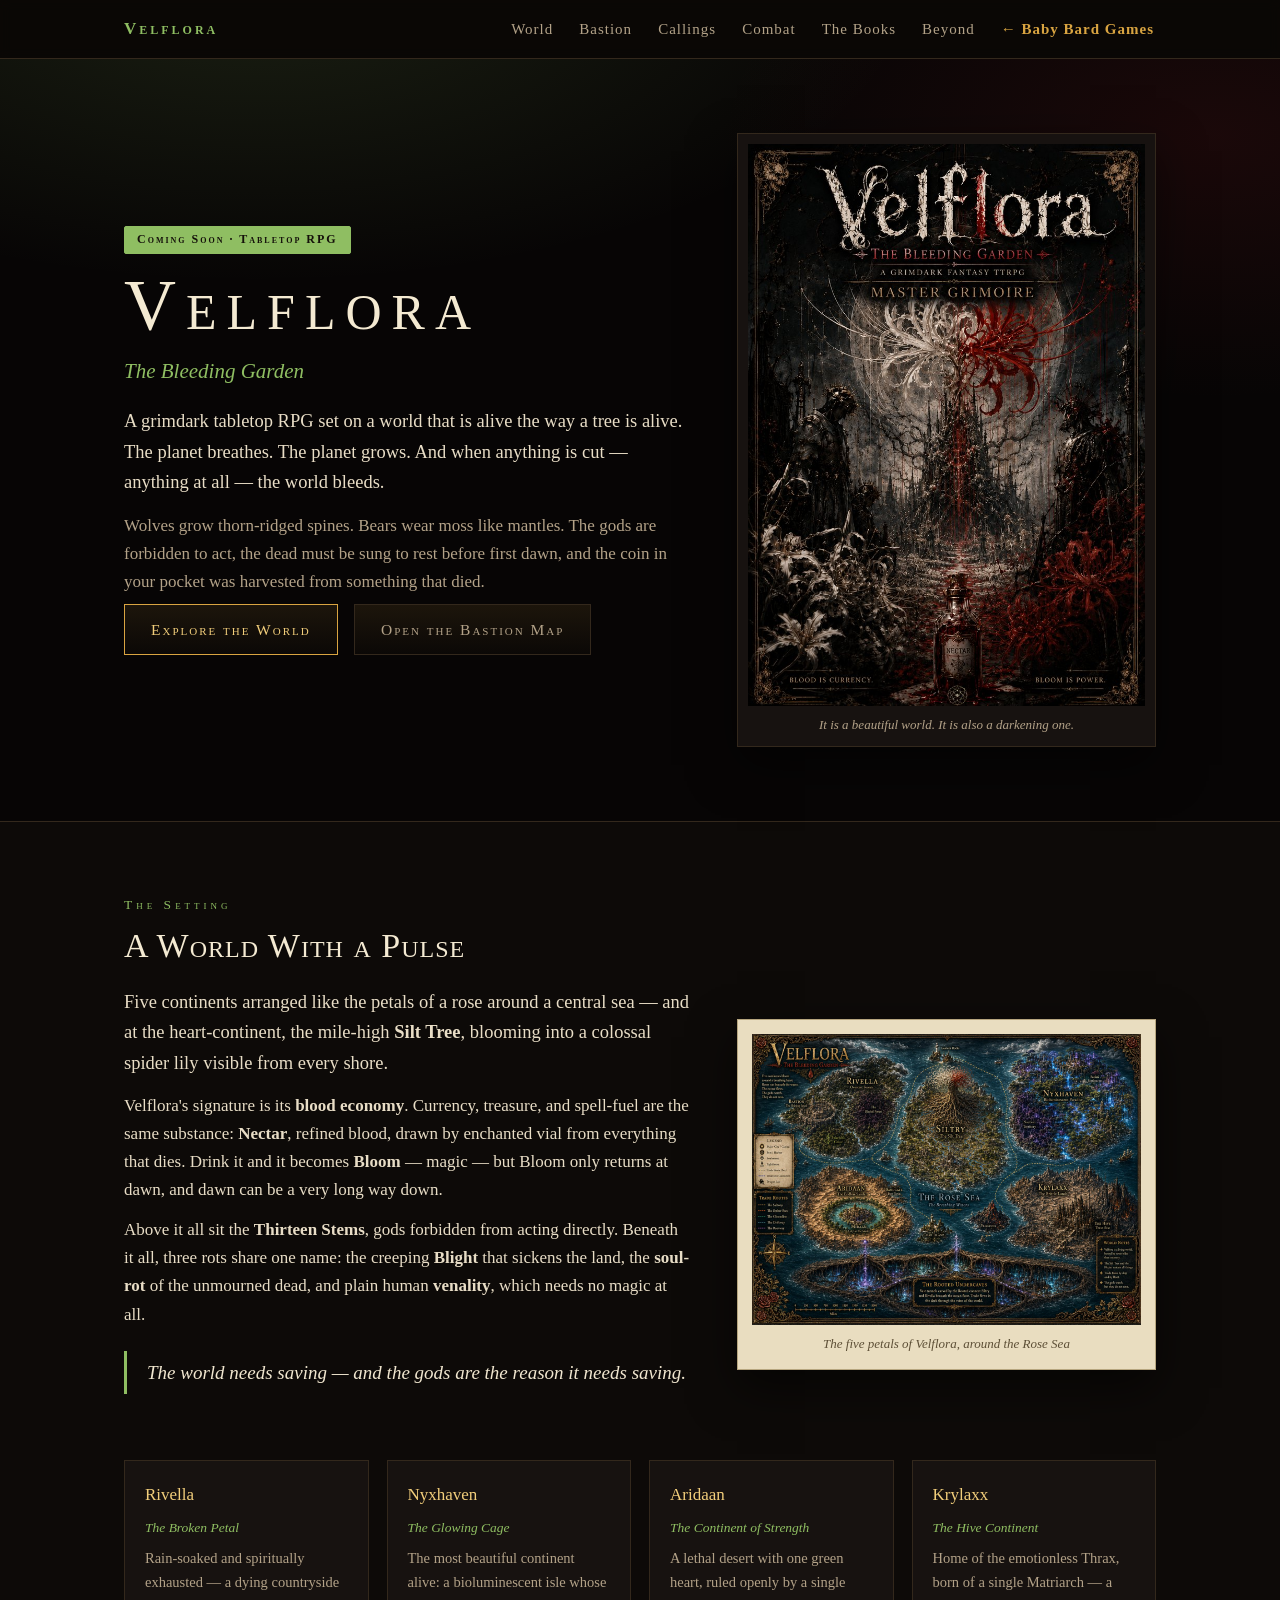
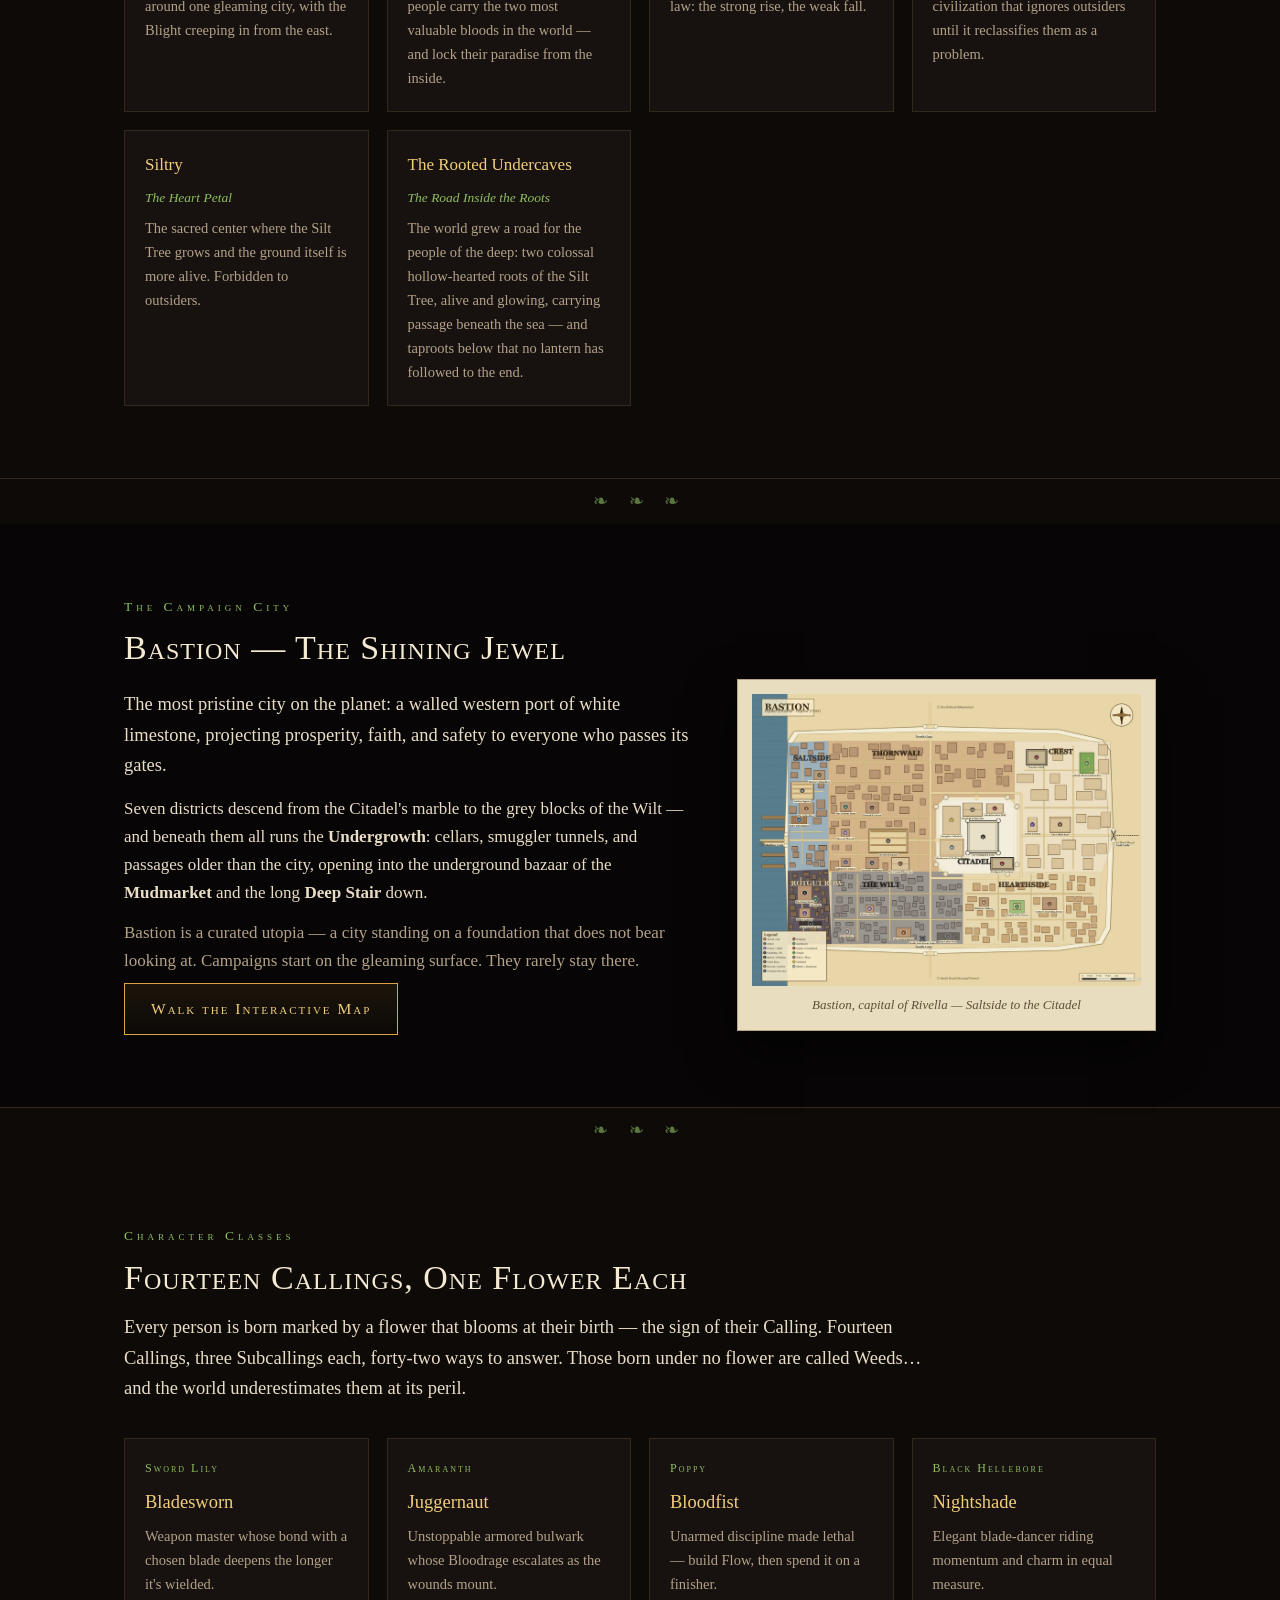
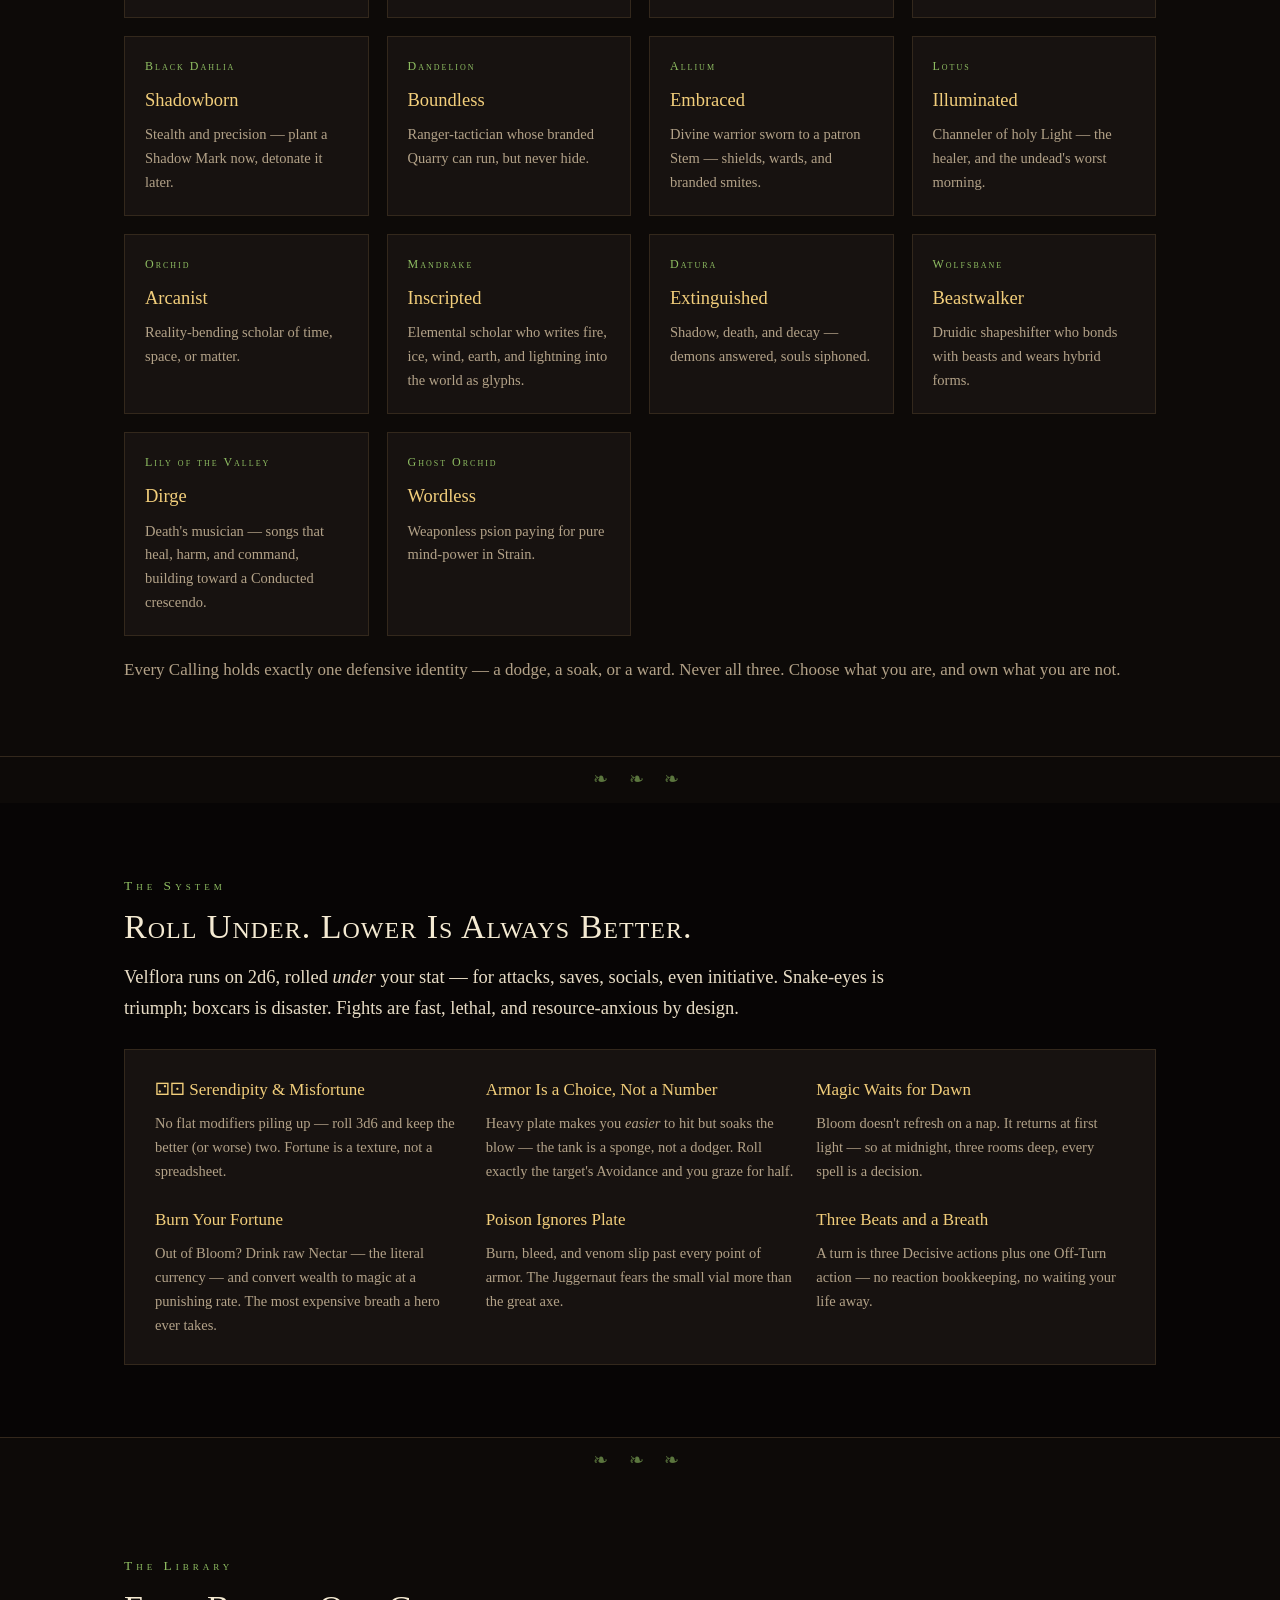
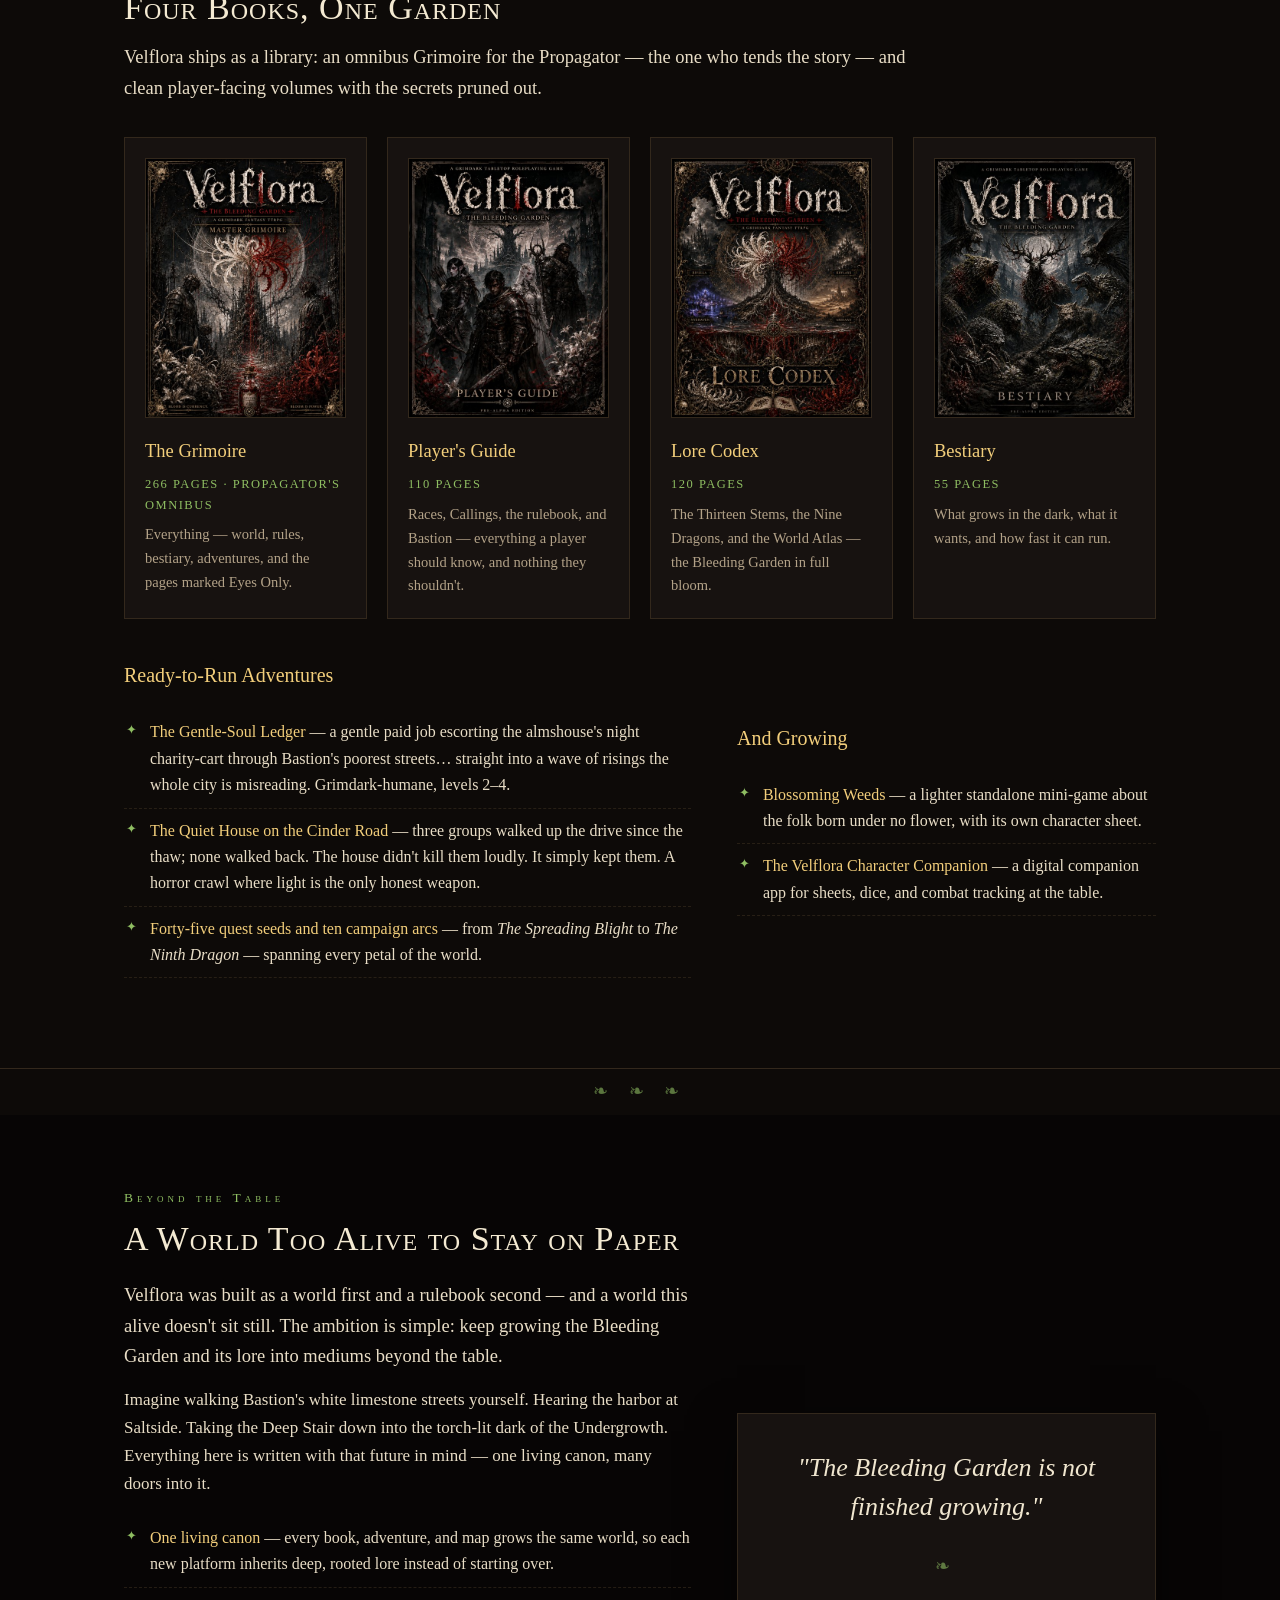
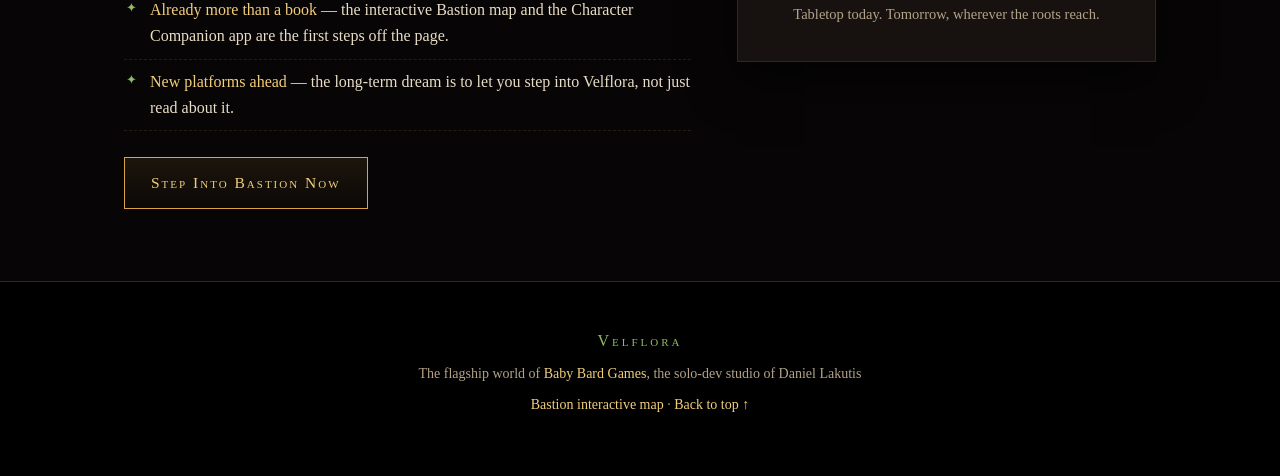
<file: velflora.html>
<!DOCTYPE html>
<html lang="en">
<head>
<meta charset="utf-8">
<meta name="viewport" content="width=device-width, initial-scale=1">
<title>Velflora — The Bleeding Garden | Baby Bard Games</title>
<meta name="description" content="Velflora, the flagship world of Baby Bard Games — a grimdark TTRPG set on a living, bleeding world. Fourteen Callings, a blood economy, a city with a secret, and a world growing beyond the table.">
<link rel="icon" href="data:image/svg+xml,<svg xmlns=%22http://www.w3.org/2000/svg%22 viewBox=%220 0 100 100%22><text y=%22.9em%22 font-size=%2290%22>🌺</text></svg>">
<link rel="stylesheet" href="styles.css">
<style>
  body { --accent: #8fbe62; }
  .region-card h3 { font-size: 17px; }
  .region-card .epi { color: var(--accent); font-style: italic; font-size: 13.5px; }
  .dice-panel {
    background: var(--panel); border: 1px solid var(--line); padding: 26px 30px; margin-top: 26px;
    display: grid; grid-template-columns: repeat(auto-fit, minmax(240px, 1fr)); gap: 22px;
  }
  .dice-panel h3 { font-size: 17px; color: var(--gold-bright); }
  .dice-panel p { font-size: 14.5px; color: var(--ink-dim); }
  .bookshelf { display: grid; grid-template-columns: repeat(auto-fit, minmax(200px, 1fr)); gap: 20px; margin-top: 34px; }
  .bookshelf .card p { min-height: 0; }
  .pages { color: var(--accent); font-size: 12.5px; letter-spacing: 1.5px; }
</style>
</head>
<body>

<nav class="site" aria-label="Velflora">
  <div class="bar">
    <a class="brand" href="#vtop" style="color:#8fbe62">Velflora</a>
    <ul>
      <li><a class="navlink" href="#world">World</a></li>
      <li><a class="navlink" href="#bastion">Bastion</a></li>
      <li><a class="navlink" href="#callings">Callings</a></li>
      <li><a class="navlink" href="#combat">Combat</a></li>
      <li><a class="navlink" href="#books">The Books</a></li>
      <li><a class="navlink" href="#game">Beyond</a></li>
      <li><a class="navlink hot" href="index.html">← Baby Bard Games</a></li>
    </ul>
  </div>
</nav>

<header class="v-hero theme-verdant" id="vtop">
  <div class="wrap cols">
    <div>
      <span class="chip solid">Coming Soon · Tabletop RPG</span>
      <h1>Velflora</h1>
      <p class="epithet">The Bleeding Garden</p>
      <p class="lede">A grimdark tabletop RPG set on a world that is alive the way a tree is alive. The planet breathes. The planet grows. And when anything is cut — anything at all — the world bleeds.</p>
      <p class="dim">Wolves grow thorn-ridged spines. Bears wear moss like mantles. The gods are forbidden to act, the dead must be sung to rest before first dawn, and the coin in your pocket was harvested from something that died.</p>
      <a class="btn" href="#world">Explore the World</a>
      <a class="btn ghost" href="bastion-map.html">Open the Bastion Map</a>
    </div>
    <figure class="framed">
      <img src="assets/velflora-master-cover.jpg" alt="Velflora master cover art">
      <figcaption>It is a beautiful world. It is also a darkening one.</figcaption>
    </figure>
  </div>
</header>

<main>

<!-- ══════════════════ WORLD ══════════════════ -->
<section class="block theme-verdant" id="world">
  <div class="wrap reveal">
    <div class="kicker">The Setting</div>
    <h2 class="title">A World With a Pulse</h2>
    <div class="cols">
      <div>
        <p class="lede">Five continents arranged like the petals of a rose around a central sea — and at the heart-continent, the mile-high <b>Silt Tree</b>, blooming into a colossal spider lily visible from every shore.</p>
        <p>Velflora's signature is its <b>blood economy</b>. Currency, treasure, and spell-fuel are the same substance: <b>Nectar</b>, refined blood, drawn by enchanted vial from everything that dies. Drink it and it becomes <b>Bloom</b> — magic — but Bloom only returns at dawn, and dawn can be a very long way down.</p>
        <p>Above it all sit the <b>Thirteen Stems</b>, gods forbidden from acting directly. Beneath it all, three rots share one name: the creeping <b>Blight</b> that sickens the land, the <b>soul-rot</b> of the unmourned dead, and plain human <b>venality</b>, which needs no magic at all.</p>
        <blockquote class="pull">The world needs saving — and the gods are the reason it needs saving.</blockquote>
      </div>
      <div>
        <figure class="parchment">
          <img src="assets/velflora-world-map.jpg" alt="World map of Velflora — five petal-shaped continents around a central sea">
          <figcaption style="color:#5d4f36">The five petals of Velflora, around the Rose Sea</figcaption>
        </figure>
      </div>
    </div>

    <div class="cards" style="margin-top:44px">
      <div class="card region-card"><h3>Rivella</h3><span class="epi">The Broken Petal</span><p>Rain-soaked and spiritually exhausted — a dying countryside around one gleaming city, with the Blight creeping in from the east.</p></div>
      <div class="card region-card"><h3>Nyxhaven</h3><span class="epi">The Glowing Cage</span><p>The most beautiful continent alive: a bioluminescent isle whose people carry the two most valuable bloods in the world — and lock their paradise from the inside.</p></div>
      <div class="card region-card"><h3>Aridaan</h3><span class="epi">The Continent of Strength</span><p>A lethal desert with one green heart, ruled openly by a single law: the strong rise, the weak fall.</p></div>
      <div class="card region-card"><h3>Krylaxx</h3><span class="epi">The Hive Continent</span><p>Home of the emotionless Thrax, born of a single Matriarch — a civilization that ignores outsiders until it reclassifies them as a problem.</p></div>
      <div class="card region-card"><h3>Siltry</h3><span class="epi">The Heart Petal</span><p>The sacred center where the Silt Tree grows and the ground itself is more alive. Forbidden to outsiders.</p></div>
      <div class="card region-card"><h3>The Rooted Undercaves</h3><span class="epi">The Road Inside the Roots</span><p>The world grew a road for the people of the deep: two colossal hollow-hearted roots of the Silt Tree, alive and glowing, carrying passage beneath the sea — and taproots below that no lantern has followed to the end.</p></div>
    </div>
  </div>
</section>

<div class="divider-vine">❧ ❧ ❧</div>

<!-- ══════════════════ BASTION ══════════════════ -->
<section class="block alt theme-verdant" id="bastion">
  <div class="wrap reveal">
    <div class="kicker">The Campaign City</div>
    <h2 class="title">Bastion — The Shining Jewel</h2>
    <div class="cols">
      <div>
        <p class="lede">The most pristine city on the planet: a walled western port of white limestone, projecting prosperity, faith, and safety to everyone who passes its gates.</p>
        <p>Seven districts descend from the Citadel's marble to the grey blocks of the Wilt — and beneath them all runs the <b>Undergrowth</b>: cellars, smuggler tunnels, and passages older than the city, opening into the underground bazaar of the <b>Mudmarket</b> and the long <b>Deep Stair</b> down.</p>
        <p class="dim">Bastion is a curated utopia — a city standing on a foundation that does not bear looking at. Campaigns start on the gleaming surface. They rarely stay there.</p>
        <a class="btn" href="bastion-map.html">Walk the Interactive Map</a>
      </div>
      <figure class="parchment">
        <img src="assets/bastion-map.jpg" alt="City map of Bastion with districts: Saltside, Hearthside, Crest, Thornwall, Rotgut Row, The Wilt, and the Citadel">
        <figcaption style="color:#5d4f36">Bastion, capital of Rivella — Saltside to the Citadel</figcaption>
      </figure>
    </div>
  </div>
</section>

<div class="divider-vine">❧ ❧ ❧</div>

<!-- ══════════════════ CALLINGS ══════════════════ -->
<section class="block theme-verdant" id="callings">
  <div class="wrap reveal">
    <div class="kicker">Character Classes</div>
    <h2 class="title">Fourteen Callings, One Flower Each</h2>
    <p class="lede" style="max-width:820px">Every person is born marked by a flower that blooms at their birth — the sign of their Calling. Fourteen Callings, three Subcallings each, forty-two ways to answer. Those born under no flower are called Weeds… and the world underestimates them at its peril.</p>
    <div class="cards">
      <div class="card"><span class="flower">Sword Lily</span><h3>Bladesworn</h3><p>Weapon master whose bond with a chosen blade deepens the longer it's wielded.</p></div>
      <div class="card"><span class="flower">Amaranth</span><h3>Juggernaut</h3><p>Unstoppable armored bulwark whose Bloodrage escalates as the wounds mount.</p></div>
      <div class="card"><span class="flower">Poppy</span><h3>Bloodfist</h3><p>Unarmed discipline made lethal — build Flow, then spend it on a finisher.</p></div>
      <div class="card"><span class="flower">Black Hellebore</span><h3>Nightshade</h3><p>Elegant blade-dancer riding momentum and charm in equal measure.</p></div>
      <div class="card"><span class="flower">Black Dahlia</span><h3>Shadowborn</h3><p>Stealth and precision — plant a Shadow Mark now, detonate it later.</p></div>
      <div class="card"><span class="flower">Dandelion</span><h3>Boundless</h3><p>Ranger-tactician whose branded Quarry can run, but never hide.</p></div>
      <div class="card"><span class="flower">Allium</span><h3>Embraced</h3><p>Divine warrior sworn to a patron Stem — shields, wards, and branded smites.</p></div>
      <div class="card"><span class="flower">Lotus</span><h3>Illuminated</h3><p>Channeler of holy Light — the healer, and the undead's worst morning.</p></div>
      <div class="card"><span class="flower">Orchid</span><h3>Arcanist</h3><p>Reality-bending scholar of time, space, or matter.</p></div>
      <div class="card"><span class="flower">Mandrake</span><h3>Inscripted</h3><p>Elemental scholar who writes fire, ice, wind, earth, and lightning into the world as glyphs.</p></div>
      <div class="card"><span class="flower">Datura</span><h3>Extinguished</h3><p>Shadow, death, and decay — demons answered, souls siphoned.</p></div>
      <div class="card"><span class="flower">Wolfsbane</span><h3>Beastwalker</h3><p>Druidic shapeshifter who bonds with beasts and wears hybrid forms.</p></div>
      <div class="card"><span class="flower">Lily of the Valley</span><h3>Dirge</h3><p>Death's musician — songs that heal, harm, and command, building toward a Conducted crescendo.</p></div>
      <div class="card"><span class="flower">Ghost Orchid</span><h3>Wordless</h3><p>Weaponless psion paying for pure mind-power in Strain.</p></div>
    </div>
    <p class="dim" style="margin-top:20px">Every Calling holds exactly one defensive identity — a dodge, a soak, or a ward. Never all three. Choose what you are, and own what you are not.</p>
  </div>
</section>

<div class="divider-vine">❧ ❧ ❧</div>

<!-- ══════════════════ COMBAT ══════════════════ -->
<section class="block alt theme-verdant" id="combat">
  <div class="wrap reveal">
    <div class="kicker">The System</div>
    <h2 class="title">Roll Under. Lower Is Always Better.</h2>
    <p class="lede" style="max-width:820px">Velflora runs on 2d6, rolled <em>under</em> your stat — for attacks, saves, socials, even initiative. Snake-eyes is triumph; boxcars is disaster. Fights are fast, lethal, and resource-anxious by design.</p>
    <div class="dice-panel">
      <div><h3>⚁⚀ Serendipity &amp; Misfortune</h3><p>No flat modifiers piling up — roll 3d6 and keep the better (or worse) two. Fortune is a texture, not a spreadsheet.</p></div>
      <div><h3>Armor Is a Choice, Not a Number</h3><p>Heavy plate makes you <em>easier</em> to hit but soaks the blow — the tank is a sponge, not a dodger. Roll exactly the target's Avoidance and you graze for half.</p></div>
      <div><h3>Magic Waits for Dawn</h3><p>Bloom doesn't refresh on a nap. It returns at first light — so at midnight, three rooms deep, every spell is a decision.</p></div>
      <div><h3>Burn Your Fortune</h3><p>Out of Bloom? Drink raw Nectar — the literal currency — and convert wealth to magic at a punishing rate. The most expensive breath a hero ever takes.</p></div>
      <div><h3>Poison Ignores Plate</h3><p>Burn, bleed, and venom slip past every point of armor. The Juggernaut fears the small vial more than the great axe.</p></div>
      <div><h3>Three Beats and a Breath</h3><p>A turn is three Decisive actions plus one Off-Turn action — no reaction bookkeeping, no waiting your life away.</p></div>
    </div>
  </div>
</section>

<div class="divider-vine">❧ ❧ ❧</div>

<!-- ══════════════════ BOOKS ══════════════════ -->
<section class="block theme-verdant" id="books">
  <div class="wrap reveal">
    <div class="kicker">The Library</div>
    <h2 class="title">Four Books, One Garden</h2>
    <p class="lede" style="max-width:820px">Velflora ships as a library: an omnibus Grimoire for the Propagator — the one who tends the story — and clean player-facing volumes with the secrets pruned out.</p>
    <div class="bookshelf">
      <div class="card"><img class="cover" src="assets/velflora-grimoire.jpg" alt="The Grimoire cover"><h3>The Grimoire</h3><span class="pages">266 PAGES · PROPAGATOR'S OMNIBUS</span><p>Everything — world, rules, bestiary, adventures, and the pages marked Eyes Only.</p></div>
      <div class="card"><img class="cover" src="assets/velflora-players-guide.jpg" alt="Player's Guide cover"><h3>Player's Guide</h3><span class="pages">110 PAGES</span><p>Races, Callings, the rulebook, and Bastion — everything a player should know, and nothing they shouldn't.</p></div>
      <div class="card"><img class="cover" src="assets/velflora-lore-codex.jpg" alt="Lore Codex cover"><h3>Lore Codex</h3><span class="pages">120 PAGES</span><p>The Thirteen Stems, the Nine Dragons, and the World Atlas — the Bleeding Garden in full bloom.</p></div>
      <div class="card"><img class="cover" src="assets/velflora-bestiary.jpg" alt="Bestiary cover"><h3>Bestiary</h3><span class="pages">55 PAGES</span><p>What grows in the dark, what it wants, and how fast it can run.</p></div>
    </div>
    <div class="cols" style="margin-top:40px">
      <div>
        <h3>Ready-to-Run Adventures</h3>
        <ul class="features">
          <li><b>The Gentle-Soul Ledger</b> — a gentle paid job escorting the almshouse's night charity-cart through Bastion's poorest streets… straight into a wave of risings the whole city is misreading. Grimdark-humane, levels 2–4.</li>
          <li><b>The Quiet House on the Cinder Road</b> — three groups walked up the drive since the thaw; none walked back. The house didn't kill them loudly. It simply kept them. A horror crawl where light is the only honest weapon.</li>
          <li><b>Forty-five quest seeds and ten campaign arcs</b> — from <em>The Spreading Blight</em> to <em>The Ninth Dragon</em> — spanning every petal of the world.</li>
        </ul>
      </div>
      <div>
        <h3>And Growing</h3>
        <ul class="features">
          <li><b>Blossoming Weeds</b> — a lighter standalone mini-game about the folk born under no flower, with its own character sheet.</li>
          <li><b>The Velflora Character Companion</b> — a digital companion app for sheets, dice, and combat tracking at the table.</li>
        </ul>
      </div>
    </div>
  </div>
</section>

<div class="divider-vine">❧ ❧ ❧</div>

<!-- ══════════════════ BEYOND THE TABLE ══════════════════ -->
<section class="block alt theme-verdant" id="game">
  <div class="wrap reveal">
    <div class="kicker">Beyond the Table</div>
    <h2 class="title">A World Too Alive to Stay on Paper</h2>
    <div class="cols">
      <div>
        <p class="lede">Velflora was built as a world first and a rulebook second — and a world this alive doesn't sit still. The ambition is simple: keep growing the Bleeding Garden and its lore into mediums beyond the table.</p>
        <p>Imagine walking Bastion's white limestone streets yourself. Hearing the harbor at Saltside. Taking the Deep Stair down into the torch-lit dark of the Undergrowth. Everything here is written with that future in mind — one living canon, many doors into it.</p>
        <ul class="features">
          <li><b>One living canon</b> — every book, adventure, and map grows the same world, so each new platform inherits deep, rooted lore instead of starting over.</li>
          <li><b>Already more than a book</b> — the interactive Bastion map and the Character Companion app are the first steps off the page.</li>
          <li><b>New platforms ahead</b> — the long-term dream is to let you step into Velflora, not just read about it.</li>
        </ul>
        <a class="btn" href="bastion-map.html">Step Into Bastion Now</a>
      </div>
      <div class="framed" style="padding:34px 30px; text-align:center">
        <p style="font-size:26px; font-style:italic; color:#f0e6cf; line-height:1.5">"The Bleeding Garden is not finished growing."</p>
        <div class="divider-vine" style="margin-top:18px">❧</div>
        <p class="dim" style="margin-top:14px; font-size:14.5px">Tabletop today. Tomorrow, wherever the roots reach.</p>
      </div>
    </div>
  </div>
</section>

</main>

<footer class="site">
  <div class="mark" style="color:#8fbe62">Velflora</div>
  <p>The flagship world of <a href="index.html">Baby Bard Games</a>, the solo-dev studio of Daniel Lakutis</p>
  <p><a href="bastion-map.html">Bastion interactive map</a> · <a href="#vtop">Back to top ↑</a></p>
</footer>

</body>
</html>
</file>
<file: styles.css>
/* Baby Bard Games — portfolio stylesheet (no external deps) */

:root {
  --bg: #0d0a08;
  --bg-deep: #070505;
  --panel: #171210;
  --panel-2: #1e1713;
  --line: #33281c;
  --gold: #d9a441;
  --gold-bright: #f2ce7b;
  --red: #a8232a;
  --ink: #e8ddc6;
  --ink-dim: #b3a288;
  --accent: var(--gold);
  --maxw: 1080px;
}

* { margin: 0; padding: 0; box-sizing: border-box; }

html { scroll-behavior: smooth; }

body {
  background: var(--bg);
  color: var(--ink);
  font-family: Georgia, 'Palatino Linotype', 'Times New Roman', serif;
  font-size: 17px;
  line-height: 1.65;
}

img { max-width: 100%; display: block; }

a { color: var(--gold-bright); text-decoration: none; }
a:hover { color: #fff; }

.wrap { max-width: var(--maxw); margin: 0 auto; padding: 0 24px; }

/* ---------- Nav ---------- */

nav.site {
  position: sticky; top: 0; z-index: 50;
  background: rgba(10, 8, 6, 0.92);
  border-bottom: 1px solid var(--line);
  backdrop-filter: blur(6px);
}
nav.site .bar {
  max-width: var(--maxw); margin: 0 auto; padding: 0 24px;
  display: flex; align-items: center; gap: 28px; height: 58px;
}
@media (max-width: 840px) {
  /* narrow screens: nav scrolls sideways; dropdown links fall back to anchors */
  nav.site .bar { overflow-x: auto; white-space: nowrap; gap: 18px; scrollbar-width: none; }
  nav.site .bar::-webkit-scrollbar { display: none; }
  .drop:hover .menu, .drop:focus-within .menu { display: none; }
}
.brand {
  font-variant: small-caps; letter-spacing: 3px; font-weight: bold;
  color: var(--gold); font-size: 17px; white-space: nowrap;
}
.brand:hover { color: var(--gold-bright); }
nav.site ul { list-style: none; display: flex; gap: 22px; align-items: center; margin-left: auto; }
nav.site li { position: relative; }
nav.site a.navlink {
  color: var(--ink-dim); font-size: 15px; letter-spacing: 1px;
  padding: 6px 2px; display: inline-block;
}
nav.site a.navlink:hover, nav.site a.navlink:focus { color: var(--gold-bright); }
nav.site a.navlink.hot { color: var(--gold); font-weight: bold; }

/* CSS-only dropdown (hover + keyboard focus) */
.drop > a.navlink::after { content: " ▾"; font-size: 11px; color: var(--ink-dim); }
.drop .menu {
  position: absolute; top: 100%; left: -14px; min-width: 240px;
  background: var(--panel-2); border: 1px solid var(--line); border-top: 2px solid var(--gold);
  display: none; flex-direction: column; padding: 8px 0;
  box-shadow: 0 14px 30px rgba(0,0,0,.55);
}
.drop:hover .menu, .drop:focus-within .menu { display: flex; }
.drop .menu a {
  padding: 9px 18px; color: var(--ink); font-size: 15px; display: flex;
  justify-content: space-between; align-items: baseline; gap: 14px;
}
.drop .menu a:hover { background: rgba(217, 164, 65, 0.08); color: var(--gold-bright); }
.drop .menu .tag { font-size: 11px; letter-spacing: 1px; color: var(--ink-dim); font-variant: small-caps; }
.drop .menu .sep { border-top: 1px solid var(--line); margin: 6px 0; }

/* ---------- Hero ---------- */

header.hero {
  background: #000; text-align: center;
  padding: 56px 24px 64px;
  border-bottom: 1px solid var(--line);
}
header.hero img.logo { width: min(430px, 78vw); margin: 0 auto; }
header.hero p.tag {
  margin-top: 18px; color: var(--ink-dim); font-style: italic; font-size: 19px;
}
header.hero p.sub { margin-top: 6px; color: #7d7060; font-size: 14.5px; letter-spacing: 1px; }
.scroll-cue { margin-top: 30px; color: var(--gold); font-size: 22px; opacity: .8; }

/* ---------- Sections ---------- */

section.block { padding: 72px 0; border-bottom: 1px solid var(--line); }
section.block.alt { background: var(--bg-deep); }

.kicker {
  font-variant: small-caps; letter-spacing: 4px; font-size: 13.5px;
  color: var(--accent); margin-bottom: 10px;
}
h1, h2, h3 { font-weight: normal; color: #f4ead2; }
h2.title { font-size: 34px; line-height: 1.2; margin-bottom: 6px; font-variant: small-caps; letter-spacing: 1px; }
h3 { font-size: 20px; margin-bottom: 8px; color: var(--gold-bright); }
p.lede { font-size: 18.5px; color: var(--ink); margin: 14px 0; }
p.dim, .dim { color: var(--ink-dim); }
p + p { margin-top: 12px; }

.chip {
  display: inline-block; font-size: 12px; letter-spacing: 2px; font-variant: small-caps;
  border: 1px solid var(--accent); color: var(--accent);
  padding: 3px 12px; border-radius: 2px; margin-bottom: 14px;
}
.chip.solid { background: var(--accent); color: #14100a; font-weight: bold; }

.cols { display: grid; grid-template-columns: 1.15fr .85fr; gap: 46px; align-items: center; }
.cols.flip { grid-template-columns: .85fr 1.15fr; }
@media (max-width: 840px) { .cols, .cols.flip { grid-template-columns: 1fr; } }

.framed {
  border: 1px solid var(--line); background: var(--panel);
  padding: 10px; box-shadow: 0 18px 44px rgba(0,0,0,.5);
}
.framed img { width: 100%; }
figcaption { font-size: 13px; color: var(--ink-dim); padding-top: 8px; font-style: italic; text-align: center; }

ul.features { list-style: none; margin: 18px 0; }
ul.features li {
  padding: 9px 0 9px 26px; position: relative; color: var(--ink);
  border-bottom: 1px dashed rgba(51, 40, 28, 0.7); font-size: 16px;
}
ul.features li::before { content: "✦"; position: absolute; left: 2px; color: var(--accent); font-size: 13px; }
ul.features b { color: var(--gold-bright); font-weight: normal; }

blockquote.pull {
  border-left: 3px solid var(--accent); padding: 6px 0 6px 20px; margin: 22px 0;
  font-style: italic; font-size: 19px; color: #f0e6cf;
}
blockquote.pull cite { display: block; font-size: 13px; color: var(--ink-dim); margin-top: 6px; font-style: normal; }

.shots { display: grid; grid-template-columns: repeat(3, 1fr); gap: 14px; margin-top: 30px; }
.shots.two { grid-template-columns: repeat(2, 1fr); }
@media (max-width: 720px) { .shots, .shots.two { grid-template-columns: 1fr; } }
.shots figure { border: 1px solid var(--line); background: var(--panel); padding: 8px; margin: 0; }

.statrow { display: flex; flex-wrap: wrap; gap: 12px; margin: 22px 0; }
.stat {
  border: 1px solid var(--line); background: var(--panel); padding: 10px 18px; text-align: center; flex: 1 1 120px;
}
.stat .n { color: var(--gold-bright); font-size: 23px; }
.stat .l { color: var(--ink-dim); font-size: 12px; letter-spacing: 2px; font-variant: small-caps; }

.btn {
  display: inline-block; margin: 8px 12px 0 0; padding: 12px 26px;
  border: 1px solid var(--gold); color: var(--gold-bright);
  letter-spacing: 2px; font-variant: small-caps; font-size: 15.5px;
  background: linear-gradient(180deg, rgba(217,164,65,.10), rgba(217,164,65,.02));
}
.btn:hover { background: var(--gold); color: #17110a; }
.btn.ghost { border-color: var(--line); color: var(--ink-dim); }
.btn.ghost:hover { border-color: var(--gold); color: var(--gold-bright); background: none; }

/* Card grids (shelf, callings, regions) */
.cards { display: grid; grid-template-columns: repeat(auto-fill, minmax(230px, 1fr)); gap: 18px; margin-top: 34px; }
.card {
  background: var(--panel); border: 1px solid var(--line); padding: 20px;
  display: flex; flex-direction: column; gap: 8px;
  position: relative;
}
/* Stretch a card's link over the whole tile so the card itself is clickable */
.card a.stretch::after { content: ""; position: absolute; inset: 0; }
.card:hover { border-color: rgba(217,164,65,.5); }
.card .flower { font-size: 12px; color: var(--accent); letter-spacing: 2px; font-variant: small-caps; }
.card h3 { margin: 0; font-size: 18.5px; }
.card p { font-size: 14.5px; color: var(--ink-dim); }
.card img.cover { border: 1px solid var(--line); margin-bottom: 10px; }

/* Medium group divider bands */
.group-head {
  display: flex; align-items: center; gap: 22px;
  max-width: var(--maxw); margin: 0 auto; padding: 54px 24px 0;
}
.group-head::before, .group-head::after {
  content: ""; flex: 1; border-top: 1px solid var(--line);
}
.group-head span {
  font-variant: small-caps; letter-spacing: 6px; font-size: 15px; color: var(--ink-dim);
  white-space: nowrap;
}

/* Per-project accent themes */
.theme-glitchrix { --accent: #55d0ff; }
.theme-glitchrix.block { background: #0b0a14; }
.theme-crimson { --accent: #e24b4a; }
.theme-crimson.block { background: #0b0b0c; }
.theme-crimson h2.title, .theme-crimson h3 { color: #dcdcdc; }
.theme-immoral { --accent: #b9d24a; }
.theme-veil { --accent: #5fd3c4; }
.theme-mage { --accent: #a67ff0; }
.theme-sticks { --accent: #cfcfcf; }
.theme-sticks.block { background: #0a0a0a; }
.theme-verdant { --accent: #8fbe62; }

/* Reveal on scroll — pure CSS scroll-driven animation; content is always
   visible by default and simply doesn't animate in older browsers */
@supports (animation-timeline: view()) {
  .reveal { animation: rise both; animation-timeline: view(); animation-range: entry 0% entry 35%; }
  @keyframes rise {
    from { transform: translateY(30px); }
    to { transform: none; }
  }
}
@media (prefers-reduced-motion: reduce) {
  html { scroll-behavior: auto; }
  .reveal { animation: none; }
}

/* Footer */
footer.site {
  padding: 46px 24px 60px; text-align: center; color: var(--ink-dim); font-size: 14px;
  background: #000;
}
footer.site .mark { font-variant: small-caps; letter-spacing: 3px; color: var(--gold); font-size: 16px; }
footer.site p { margin-top: 8px; }

/* Parchment panel (maps) */
.parchment {
  background: #e9ddc0; border: 1px solid #b7a67f; padding: 14px;
  box-shadow: 0 18px 44px rgba(0,0,0,.55);
}
.parchment img { width: 100%; }

/* Velflora hero */
.v-hero {
  background:
    radial-gradient(1100px 500px at 20% -10%, rgba(143, 190, 98, 0.14), transparent 60%),
    radial-gradient(900px 480px at 95% 10%, rgba(168, 35, 42, 0.12), transparent 55%),
    var(--bg-deep);
  border-bottom: 1px solid var(--line);
  padding: 74px 0;
}
.v-hero h1 {
  font-size: clamp(44px, 7vw, 72px); letter-spacing: 10px; font-variant: small-caps;
  color: #f4ead2; line-height: 1.05;
}
.v-hero .epithet { color: var(--accent); font-style: italic; font-size: 21px; margin: 10px 0 18px; }

.divider-vine { text-align: center; color: var(--accent); opacity: .6; font-size: 18px; letter-spacing: 8px; padding: 8px 0; }
</file>
